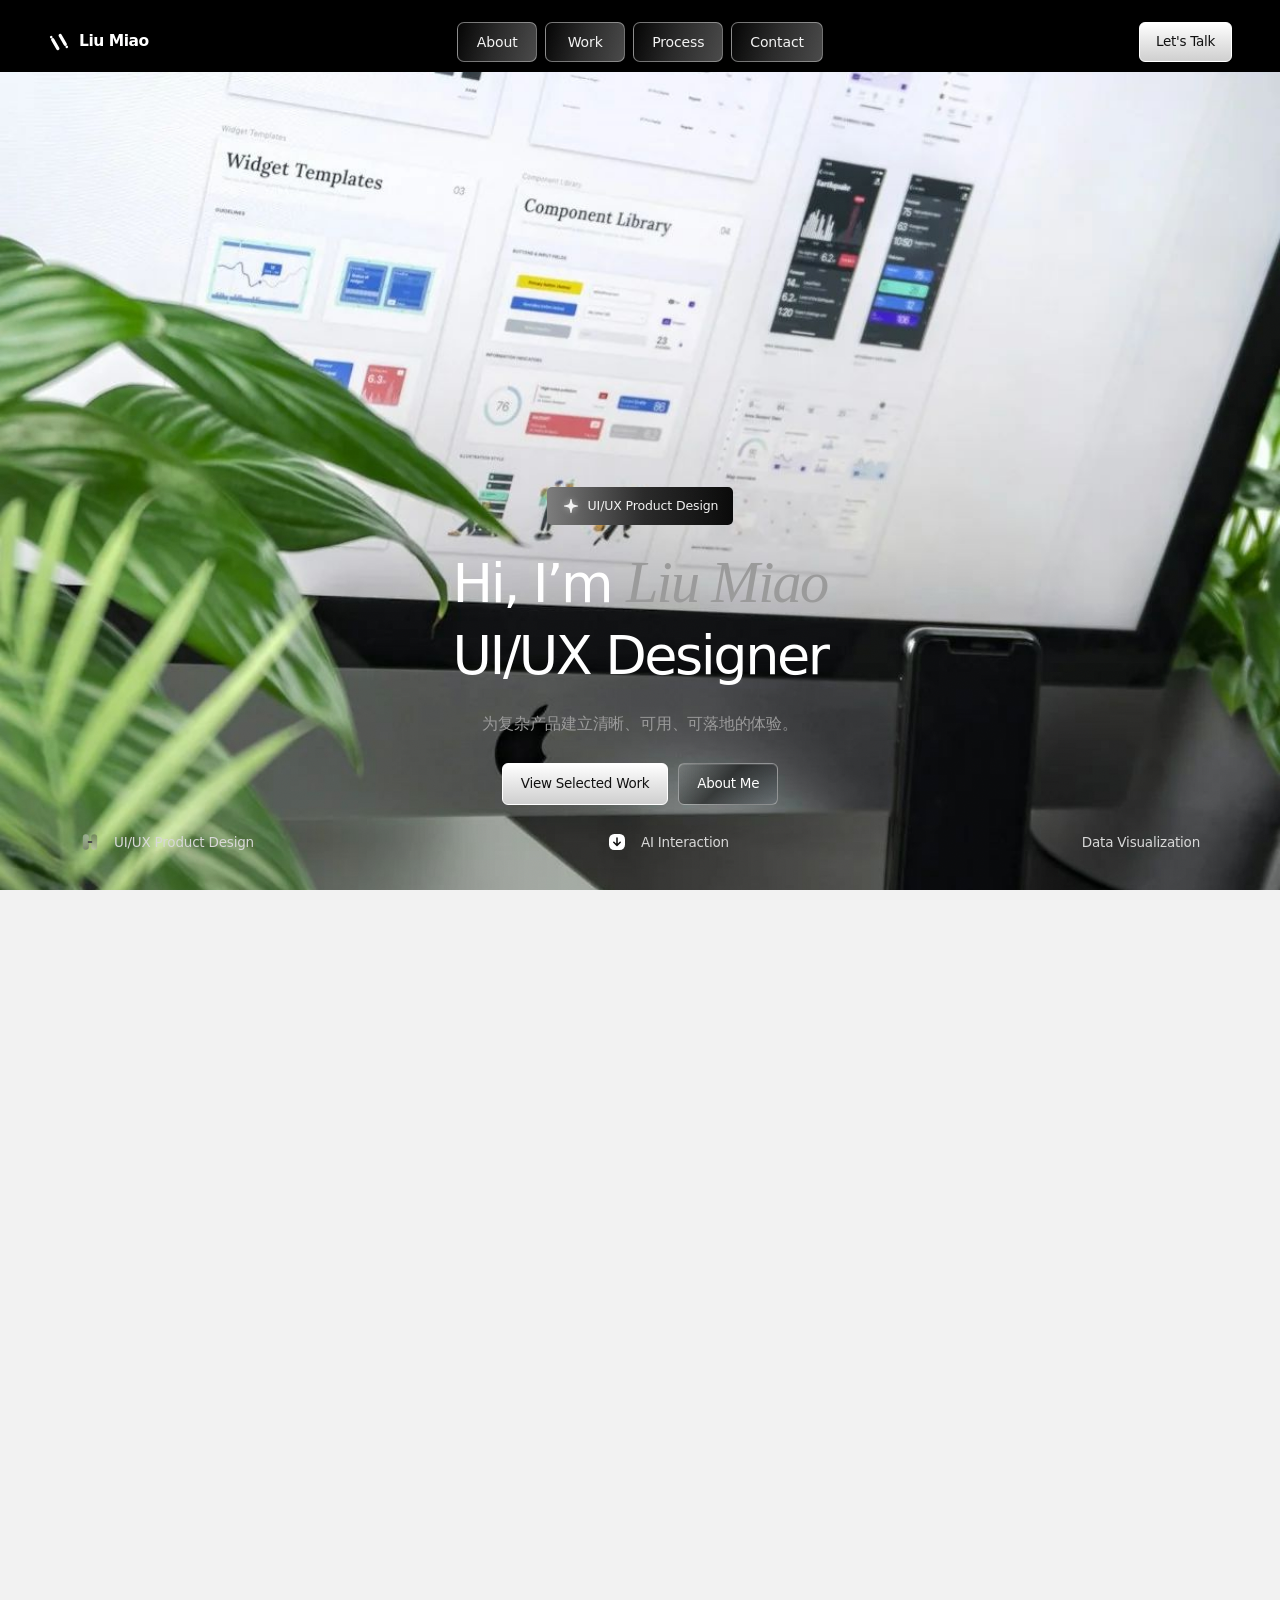
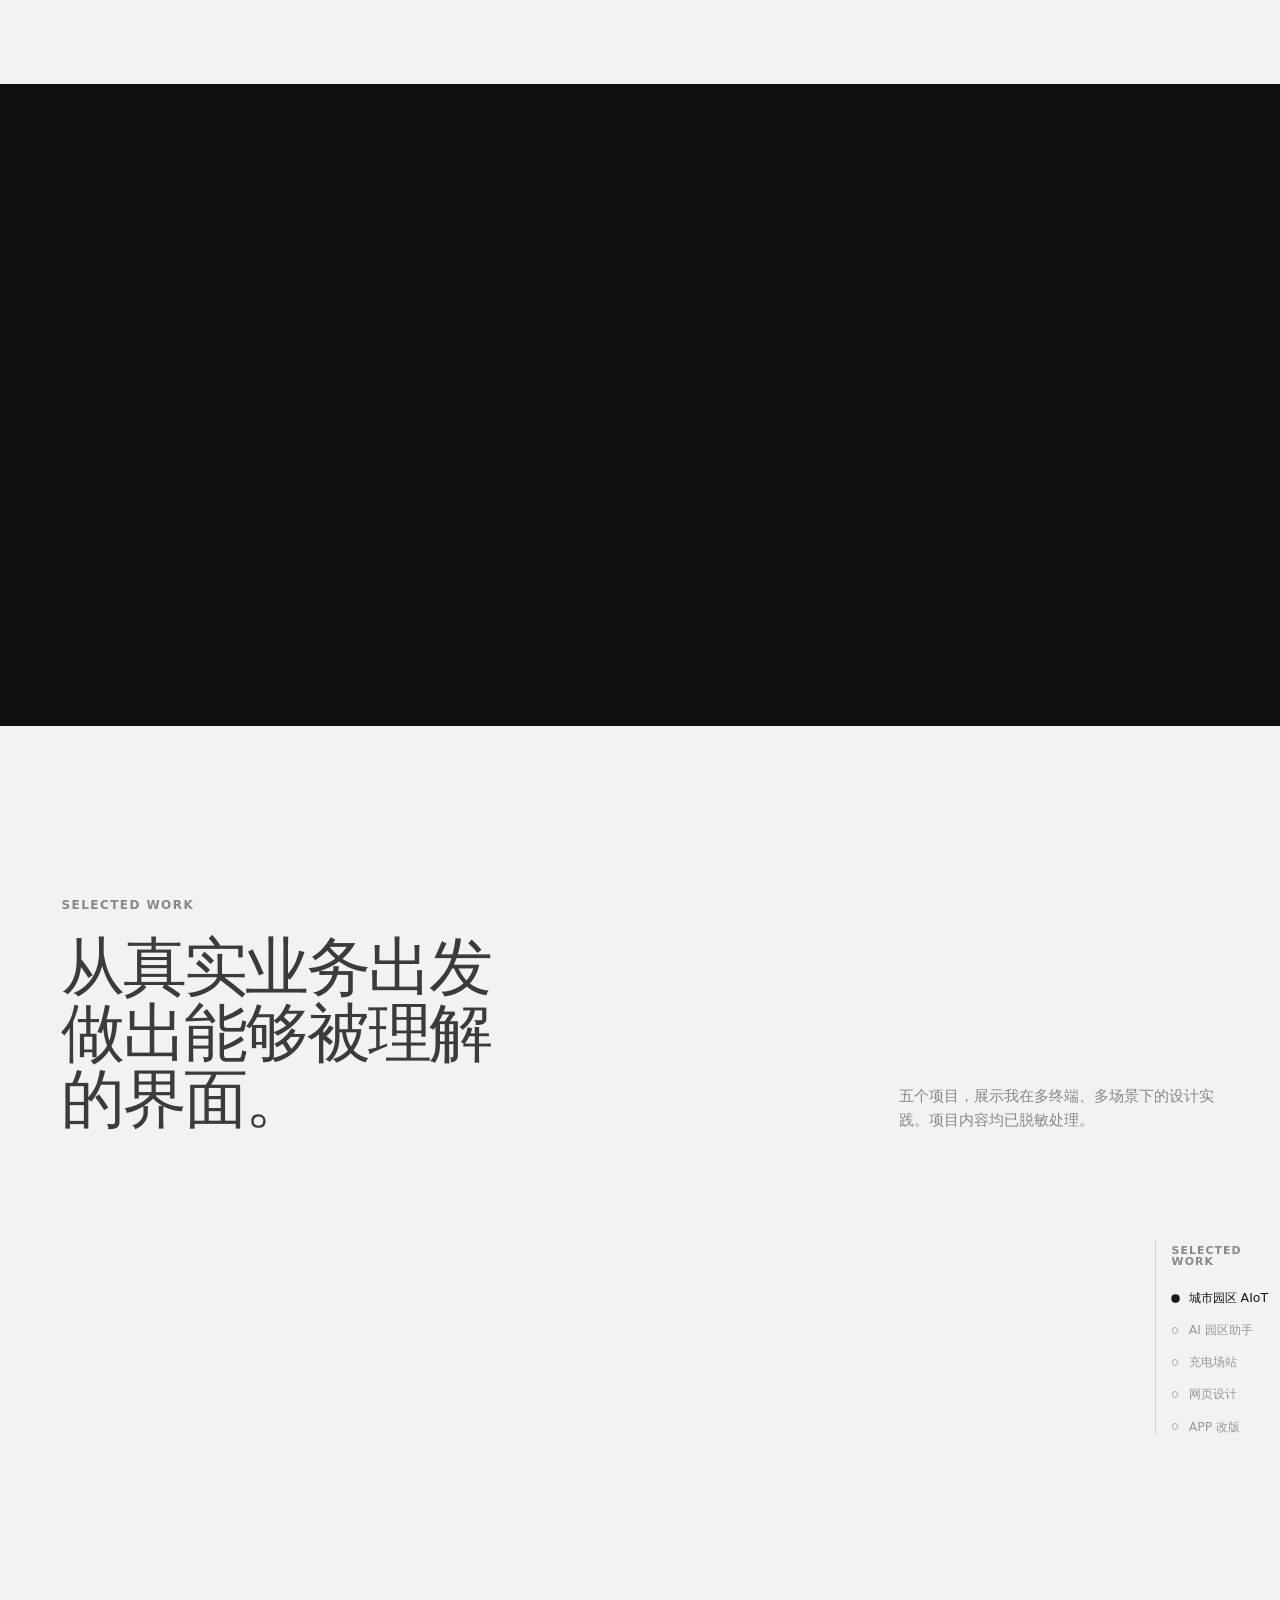
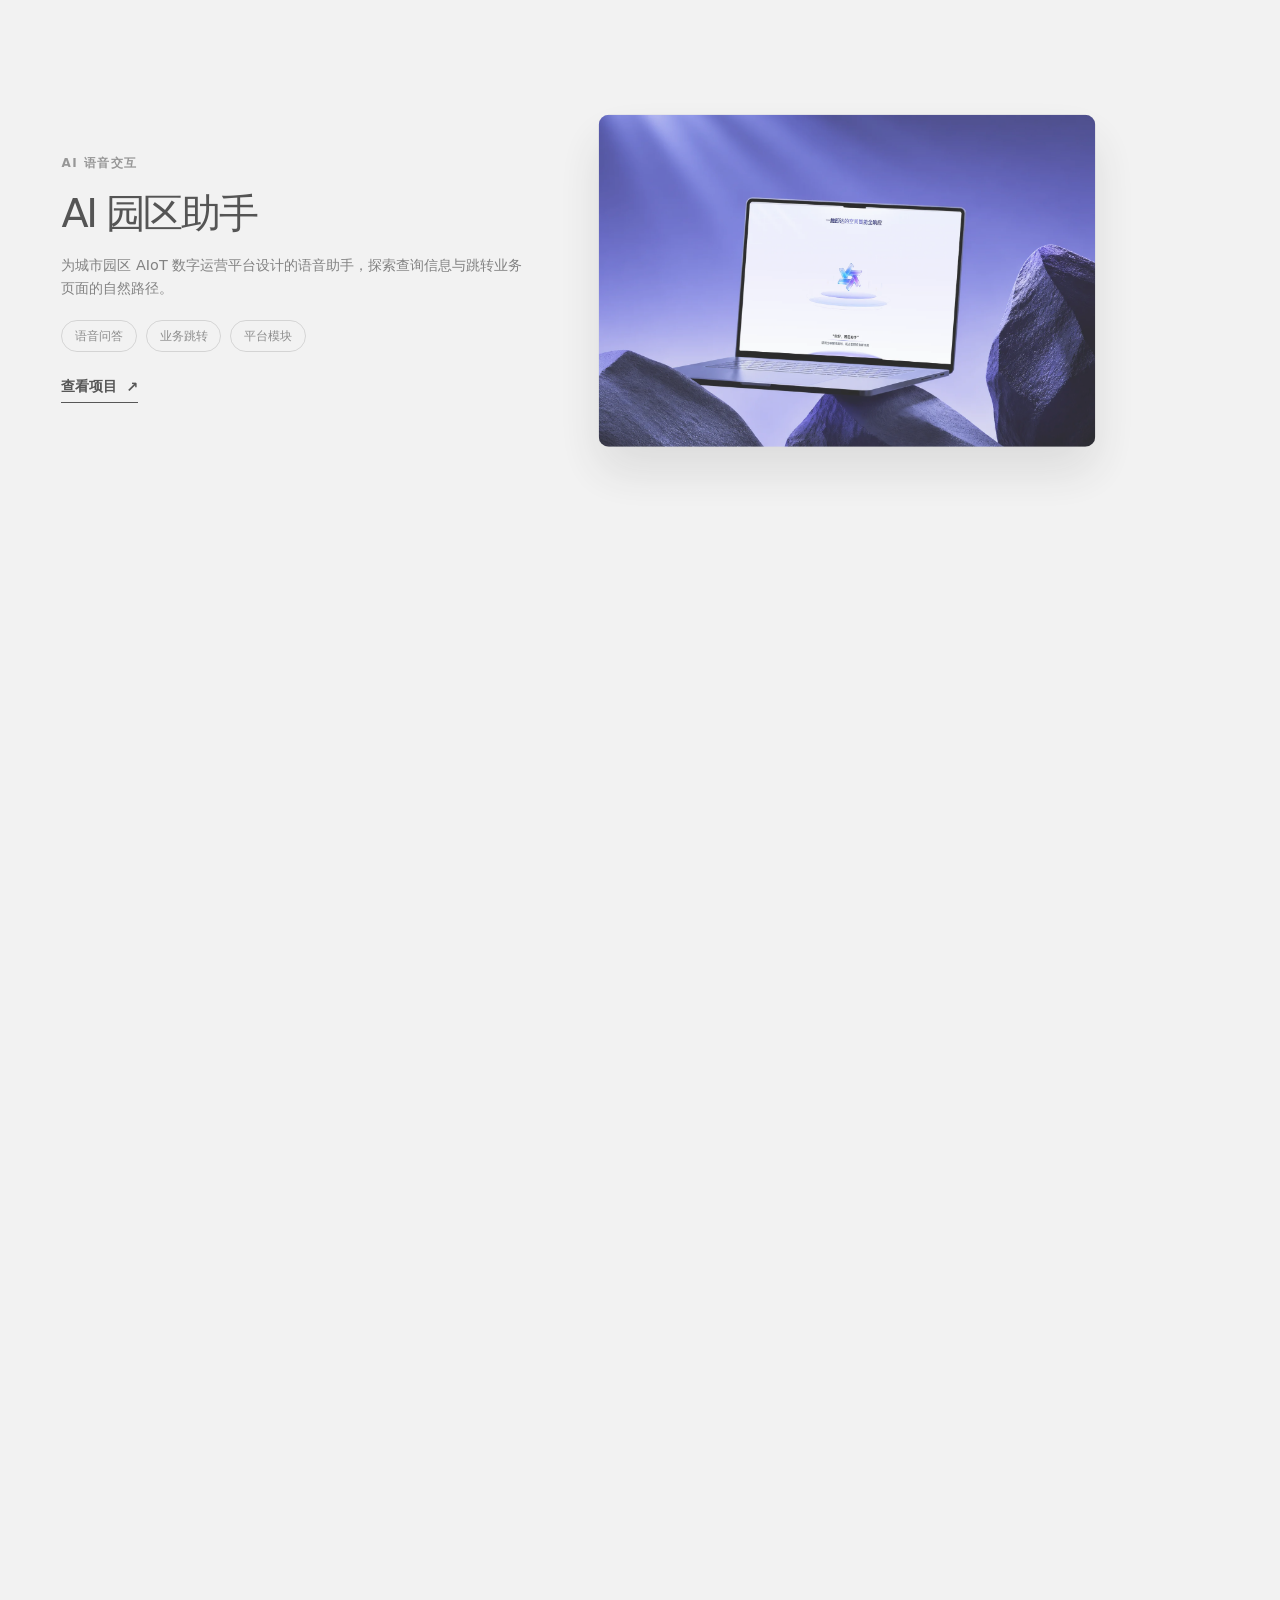
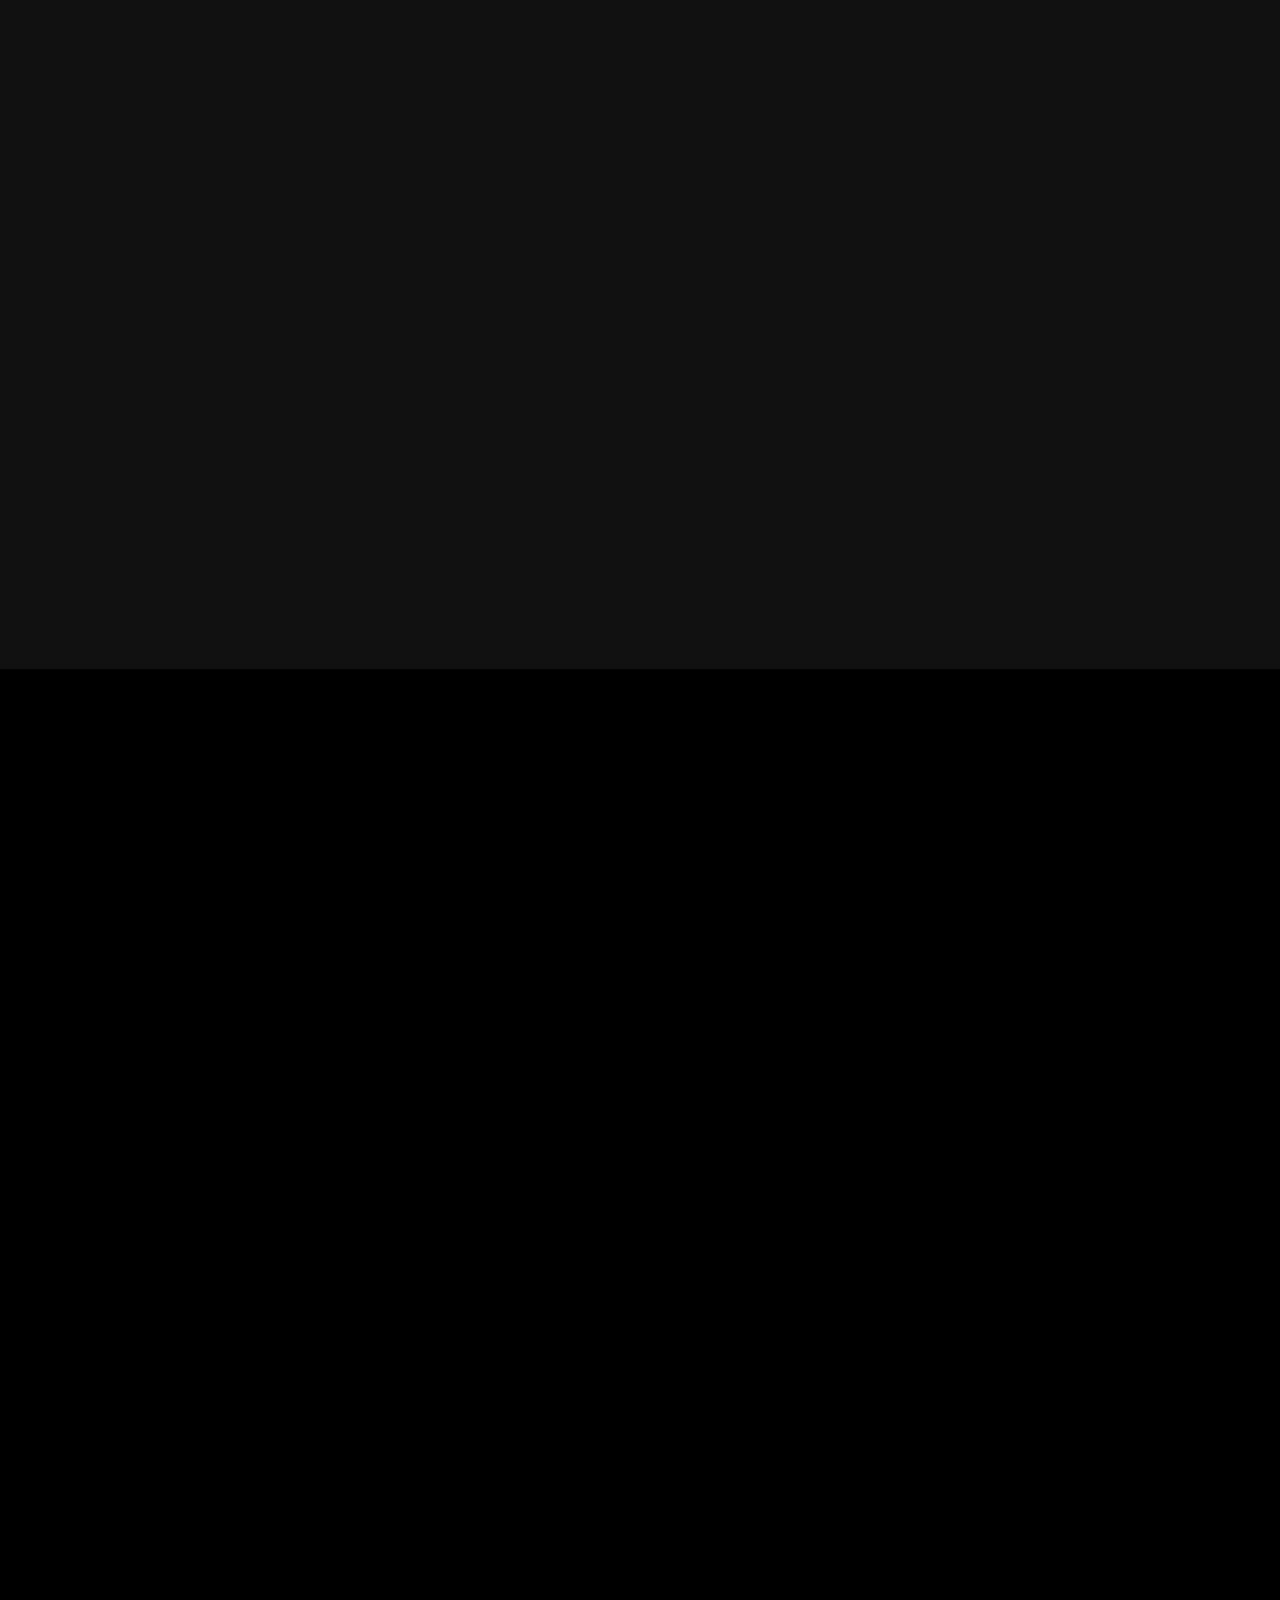
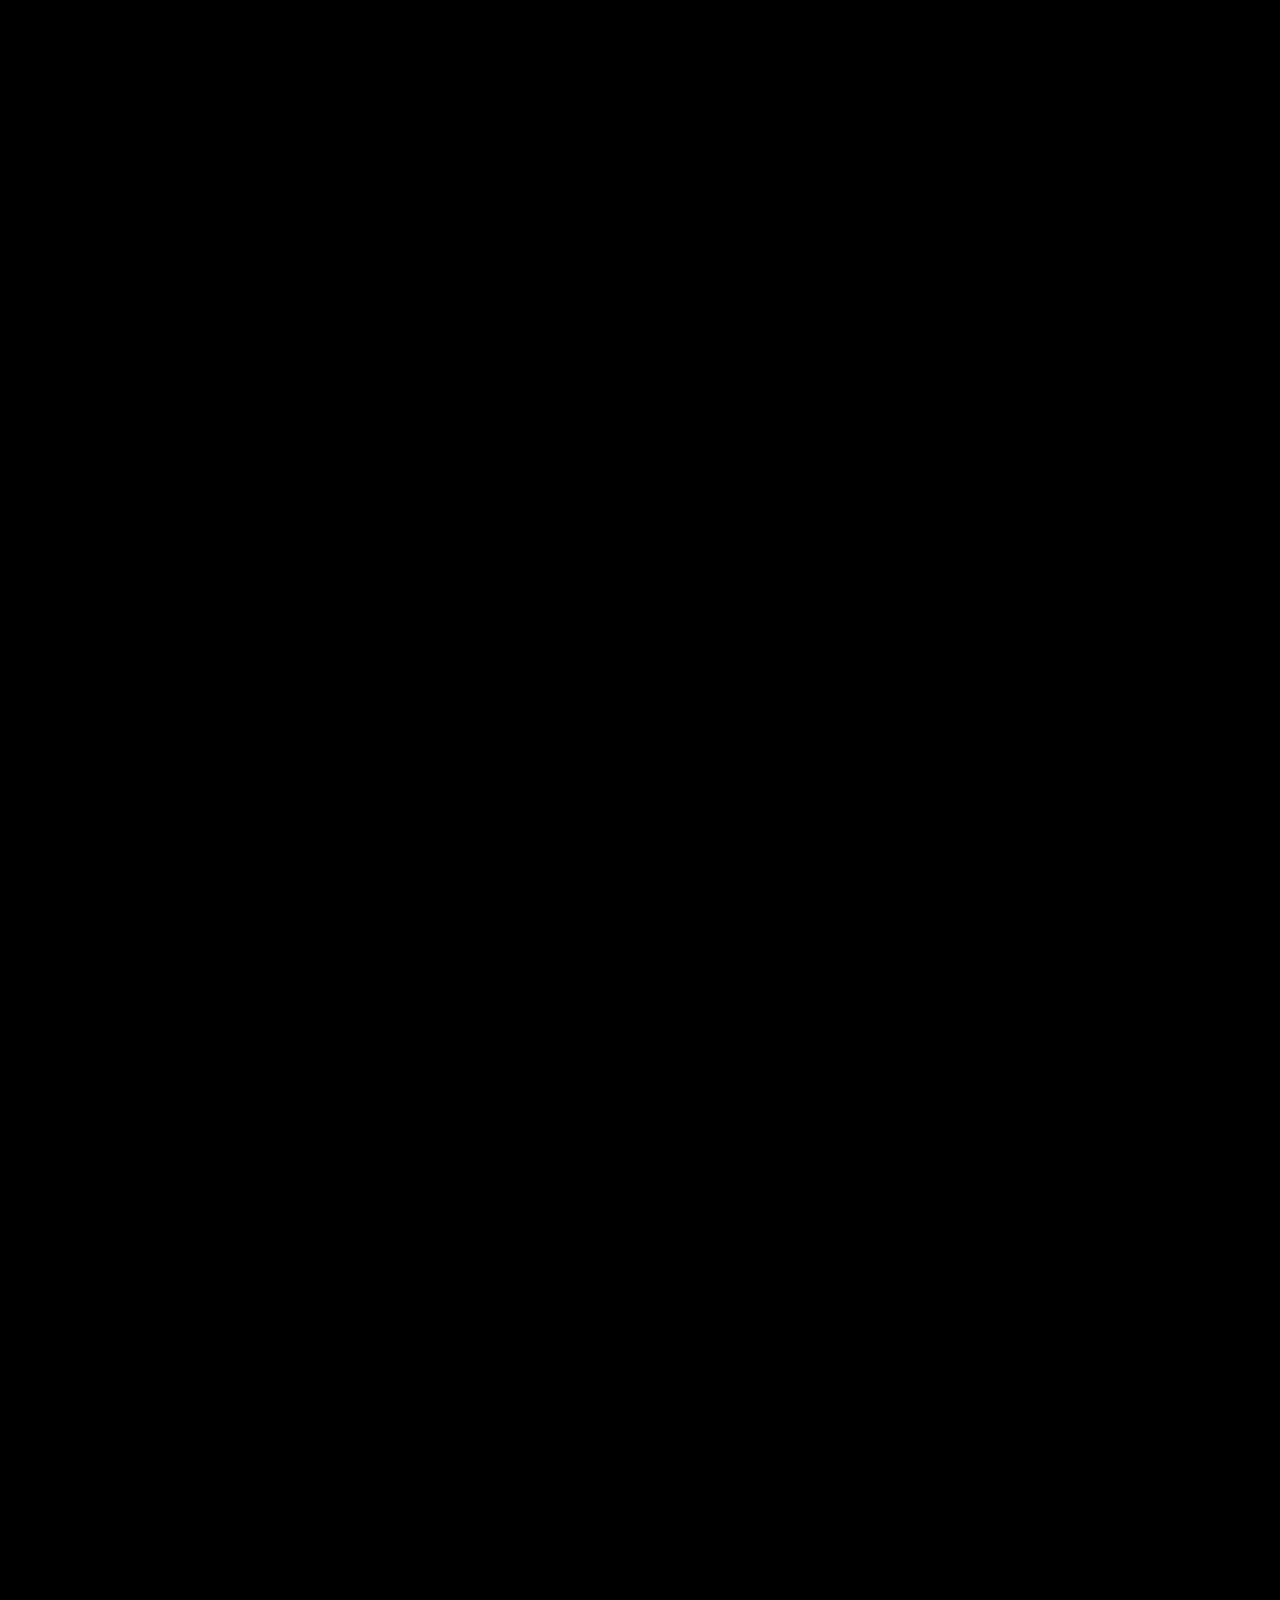
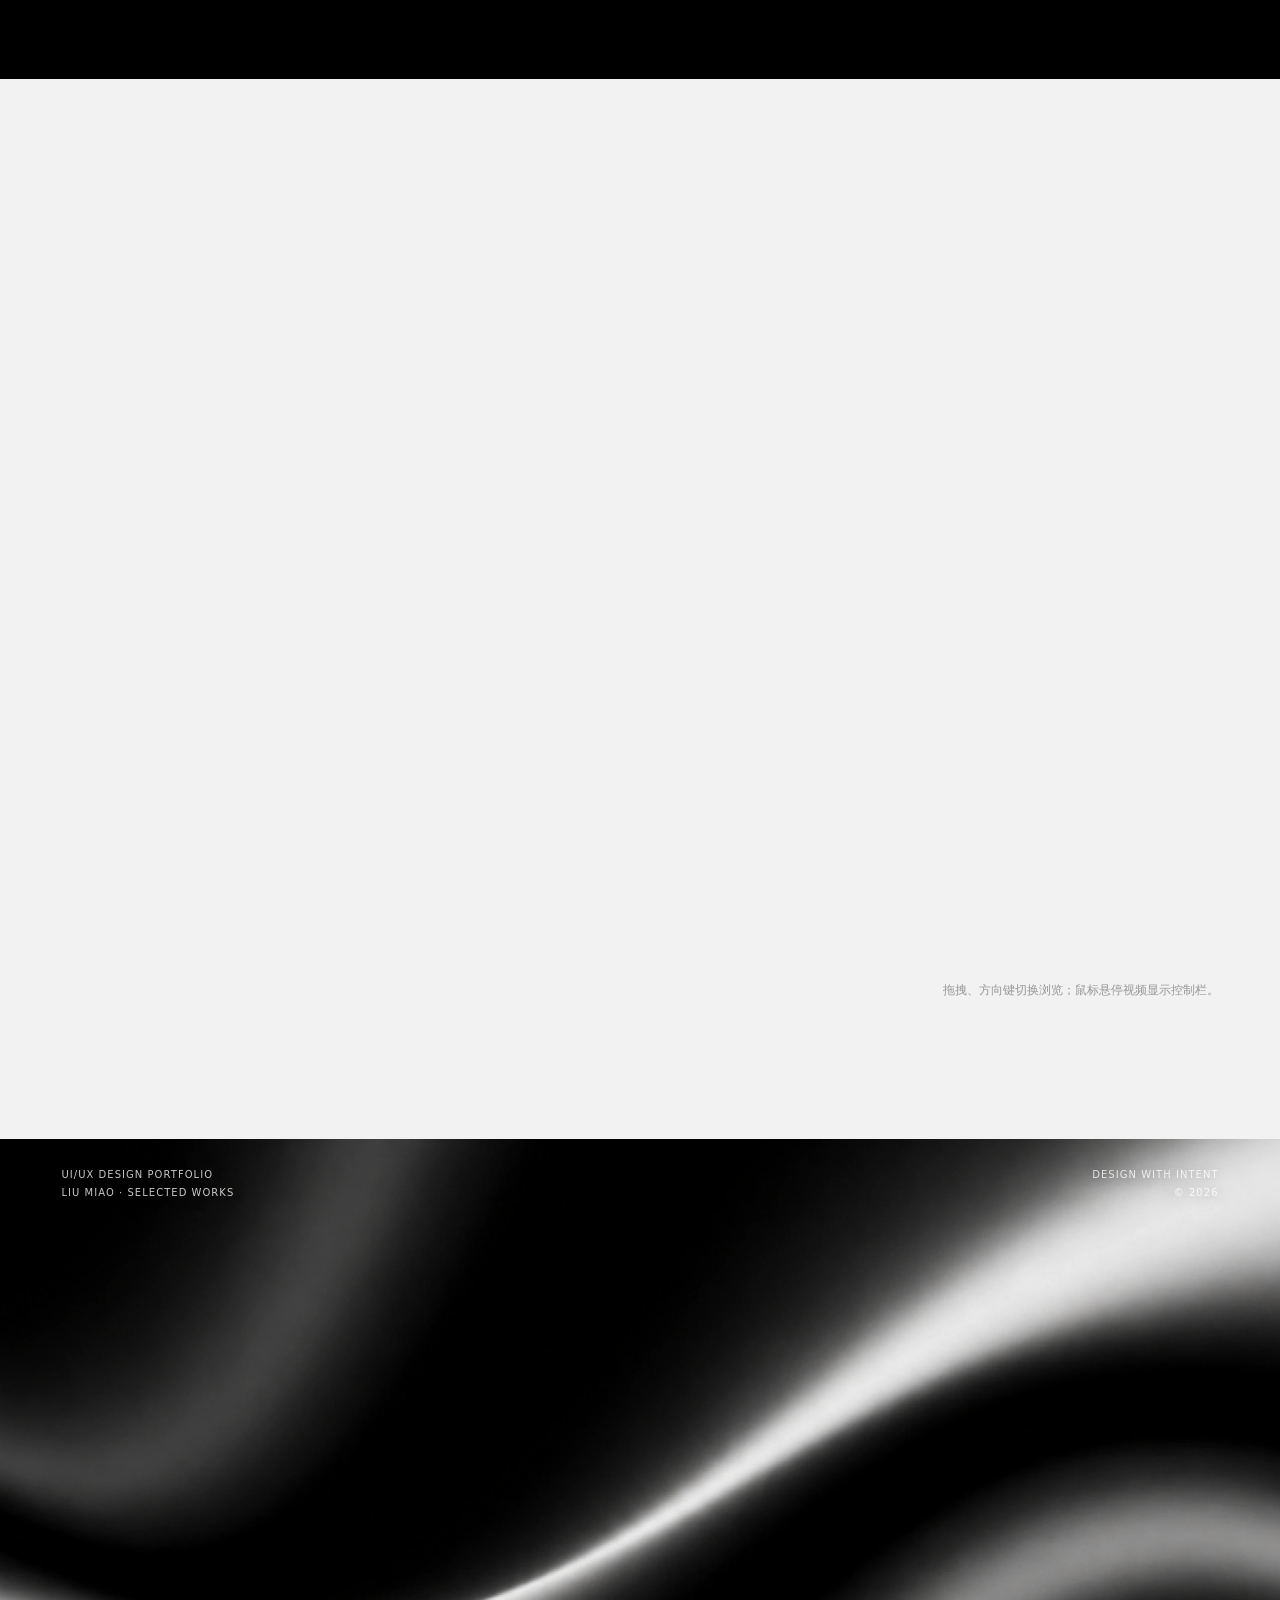
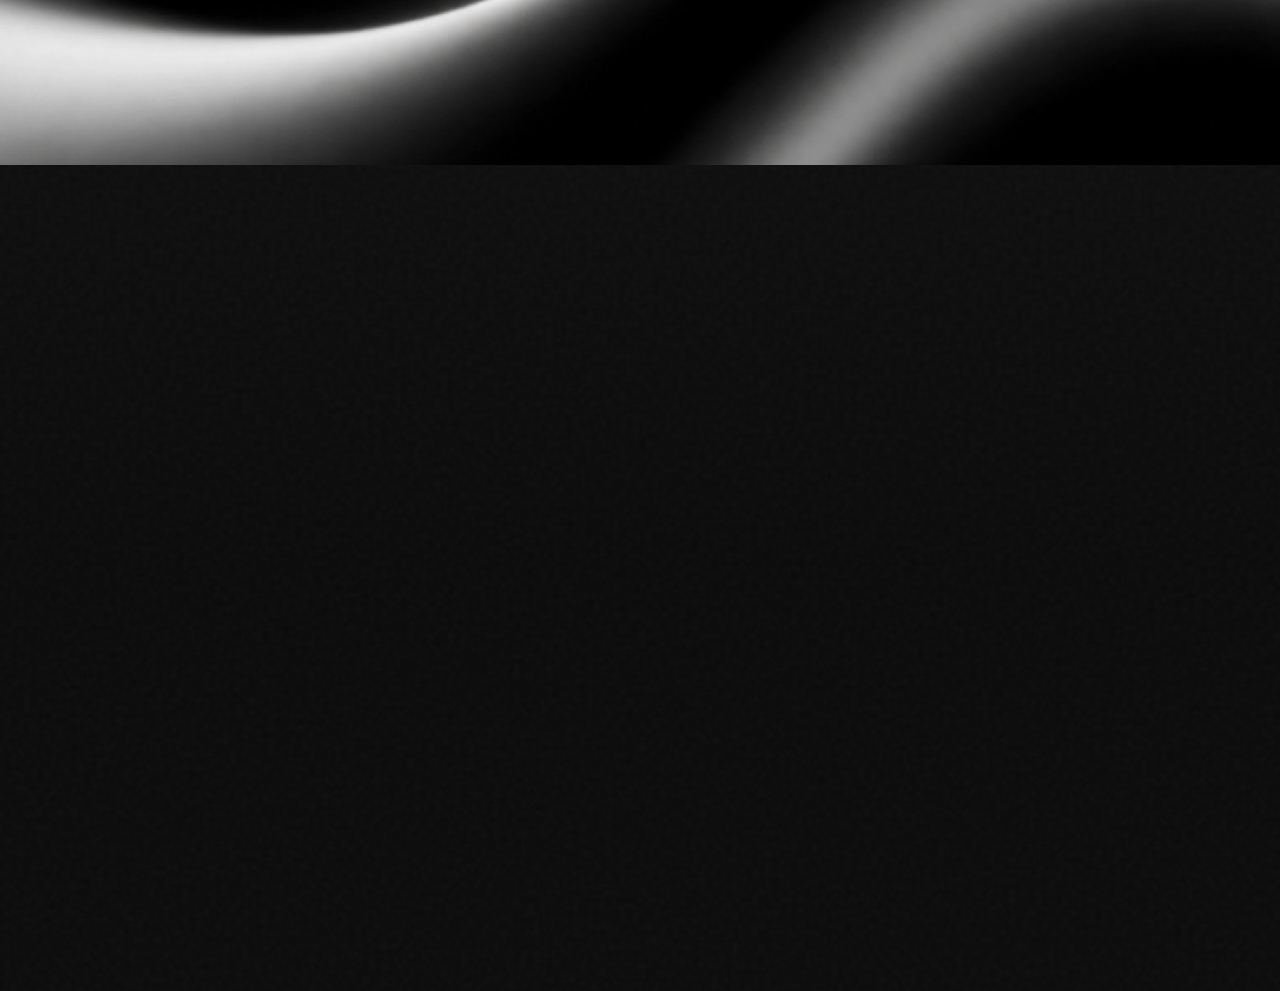
<file: index.html>
<!doctype html>
<html lang="en-US">
<head>
  <meta charset="UTF-8">
  <meta name="viewport" content="width=device-width, initial-scale=1.0, viewport-fit=cover">
  <meta name="theme-color" content="#000000">
  <title>Liu Miao - UI/UX Designer</title>
<meta name='robots' content='max-image-preview:large' />
	<style>img:is([sizes="auto" i], [sizes^="auto," i]) { contain-intrinsic-size: 3000px 1500px }</style>
	<link rel="icon" href="data:image/svg+xml,%3Csvg xmlns=&#039;http://www.w3.org/2000/svg&#039; viewBox=&#039;0 0 24 24&#039; fill=&#039;white&#039;%3E%3Cg transform=&#039;rotate(-30 12 12)&#039;%3E%3Ccircle cx=&#039;7.3&#039; cy=&#039;3.2&#039; r=&#039;1.45&#039;/%3E%3Crect x=&#039;5.5&#039; y=&#039;4.7&#039; width=&#039;3.6&#039; height=&#039;14.6&#039; rx=&#039;1.8&#039;/%3E%3Crect x=&#039;14.9&#039; y=&#039;4.7&#039; width=&#039;3.6&#039; height=&#039;14.6&#039; rx=&#039;1.8&#039;/%3E%3Ccircle cx=&#039;16.7&#039; cy=&#039;20.8&#039; r=&#039;1.45&#039;/%3E%3C/g%3E%3C/svg%3E"><link rel='stylesheet' id='wp-block-library-css' href='./wp-includes/css/dist/block-library/style.min.css?ver=6.8.3' media='all' />
<style id='classic-theme-styles-inline-css'>
/*! This file is auto-generated */
.wp-block-button__link{color:#fff;background-color:#32373c;border-radius:9999px;box-shadow:none;text-decoration:none;padding:calc(.667em + 2px) calc(1.333em + 2px);font-size:1.125em}.wp-block-file__button{background:#32373c;color:#fff;text-decoration:none}
</style>
<style id='global-styles-inline-css'>
:root{--wp--preset--aspect-ratio--square: 1;--wp--preset--aspect-ratio--4-3: 4/3;--wp--preset--aspect-ratio--3-4: 3/4;--wp--preset--aspect-ratio--3-2: 3/2;--wp--preset--aspect-ratio--2-3: 2/3;--wp--preset--aspect-ratio--16-9: 16/9;--wp--preset--aspect-ratio--9-16: 9/16;--wp--preset--color--black: #000000;--wp--preset--color--cyan-bluish-gray: #abb8c3;--wp--preset--color--white: #ffffff;--wp--preset--color--pale-pink: #f78da7;--wp--preset--color--vivid-red: #cf2e2e;--wp--preset--color--luminous-vivid-orange: #ff6900;--wp--preset--color--luminous-vivid-amber: #fcb900;--wp--preset--color--light-green-cyan: #7bdcb5;--wp--preset--color--vivid-green-cyan: #00d084;--wp--preset--color--pale-cyan-blue: #8ed1fc;--wp--preset--color--vivid-cyan-blue: #0693e3;--wp--preset--color--vivid-purple: #9b51e0;--wp--preset--gradient--vivid-cyan-blue-to-vivid-purple: linear-gradient(135deg,rgba(6,147,227,1) 0%,rgb(155,81,224) 100%);--wp--preset--gradient--light-green-cyan-to-vivid-green-cyan: linear-gradient(135deg,rgb(122,220,180) 0%,rgb(0,208,130) 100%);--wp--preset--gradient--luminous-vivid-amber-to-luminous-vivid-orange: linear-gradient(135deg,rgba(252,185,0,1) 0%,rgba(255,105,0,1) 100%);--wp--preset--gradient--luminous-vivid-orange-to-vivid-red: linear-gradient(135deg,rgba(255,105,0,1) 0%,rgb(207,46,46) 100%);--wp--preset--gradient--very-light-gray-to-cyan-bluish-gray: linear-gradient(135deg,rgb(238,238,238) 0%,rgb(169,184,195) 100%);--wp--preset--gradient--cool-to-warm-spectrum: linear-gradient(135deg,rgb(74,234,220) 0%,rgb(151,120,209) 20%,rgb(207,42,186) 40%,rgb(238,44,130) 60%,rgb(251,105,98) 80%,rgb(254,248,76) 100%);--wp--preset--gradient--blush-light-purple: linear-gradient(135deg,rgb(255,206,236) 0%,rgb(152,150,240) 100%);--wp--preset--gradient--blush-bordeaux: linear-gradient(135deg,rgb(254,205,165) 0%,rgb(254,45,45) 50%,rgb(107,0,62) 100%);--wp--preset--gradient--luminous-dusk: linear-gradient(135deg,rgb(255,203,112) 0%,rgb(199,81,192) 50%,rgb(65,88,208) 100%);--wp--preset--gradient--pale-ocean: linear-gradient(135deg,rgb(255,245,203) 0%,rgb(182,227,212) 50%,rgb(51,167,181) 100%);--wp--preset--gradient--electric-grass: linear-gradient(135deg,rgb(202,248,128) 0%,rgb(113,206,126) 100%);--wp--preset--gradient--midnight: linear-gradient(135deg,rgb(2,3,129) 0%,rgb(40,116,252) 100%);--wp--preset--font-size--small: 13px;--wp--preset--font-size--medium: 20px;--wp--preset--font-size--large: 36px;--wp--preset--font-size--x-large: 42px;--wp--preset--spacing--20: 0.44rem;--wp--preset--spacing--30: 0.67rem;--wp--preset--spacing--40: 1rem;--wp--preset--spacing--50: 1.5rem;--wp--preset--spacing--60: 2.25rem;--wp--preset--spacing--70: 3.38rem;--wp--preset--spacing--80: 5.06rem;--wp--preset--shadow--natural: 6px 6px 9px rgba(0, 0, 0, 0.2);--wp--preset--shadow--deep: 12px 12px 50px rgba(0, 0, 0, 0.4);--wp--preset--shadow--sharp: 6px 6px 0px rgba(0, 0, 0, 0.2);--wp--preset--shadow--outlined: 6px 6px 0px -3px rgba(255, 255, 255, 1), 6px 6px rgba(0, 0, 0, 1);--wp--preset--shadow--crisp: 6px 6px 0px rgba(0, 0, 0, 1);}:where(.is-layout-flex){gap: 0.5em;}:where(.is-layout-grid){gap: 0.5em;}body .is-layout-flex{display: flex;}.is-layout-flex{flex-wrap: wrap;align-items: center;}.is-layout-flex > :is(*, div){margin: 0;}body .is-layout-grid{display: grid;}.is-layout-grid > :is(*, div){margin: 0;}:where(.wp-block-columns.is-layout-flex){gap: 2em;}:where(.wp-block-columns.is-layout-grid){gap: 2em;}:where(.wp-block-post-template.is-layout-flex){gap: 1.25em;}:where(.wp-block-post-template.is-layout-grid){gap: 1.25em;}.has-black-color{color: var(--wp--preset--color--black) !important;}.has-cyan-bluish-gray-color{color: var(--wp--preset--color--cyan-bluish-gray) !important;}.has-white-color{color: var(--wp--preset--color--white) !important;}.has-pale-pink-color{color: var(--wp--preset--color--pale-pink) !important;}.has-vivid-red-color{color: var(--wp--preset--color--vivid-red) !important;}.has-luminous-vivid-orange-color{color: var(--wp--preset--color--luminous-vivid-orange) !important;}.has-luminous-vivid-amber-color{color: var(--wp--preset--color--luminous-vivid-amber) !important;}.has-light-green-cyan-color{color: var(--wp--preset--color--light-green-cyan) !important;}.has-vivid-green-cyan-color{color: var(--wp--preset--color--vivid-green-cyan) !important;}.has-pale-cyan-blue-color{color: var(--wp--preset--color--pale-cyan-blue) !important;}.has-vivid-cyan-blue-color{color: var(--wp--preset--color--vivid-cyan-blue) !important;}.has-vivid-purple-color{color: var(--wp--preset--color--vivid-purple) !important;}.has-black-background-color{background-color: var(--wp--preset--color--black) !important;}.has-cyan-bluish-gray-background-color{background-color: var(--wp--preset--color--cyan-bluish-gray) !important;}.has-white-background-color{background-color: var(--wp--preset--color--white) !important;}.has-pale-pink-background-color{background-color: var(--wp--preset--color--pale-pink) !important;}.has-vivid-red-background-color{background-color: var(--wp--preset--color--vivid-red) !important;}.has-luminous-vivid-orange-background-color{background-color: var(--wp--preset--color--luminous-vivid-orange) !important;}.has-luminous-vivid-amber-background-color{background-color: var(--wp--preset--color--luminous-vivid-amber) !important;}.has-light-green-cyan-background-color{background-color: var(--wp--preset--color--light-green-cyan) !important;}.has-vivid-green-cyan-background-color{background-color: var(--wp--preset--color--vivid-green-cyan) !important;}.has-pale-cyan-blue-background-color{background-color: var(--wp--preset--color--pale-cyan-blue) !important;}.has-vivid-cyan-blue-background-color{background-color: var(--wp--preset--color--vivid-cyan-blue) !important;}.has-vivid-purple-background-color{background-color: var(--wp--preset--color--vivid-purple) !important;}.has-black-border-color{border-color: var(--wp--preset--color--black) !important;}.has-cyan-bluish-gray-border-color{border-color: var(--wp--preset--color--cyan-bluish-gray) !important;}.has-white-border-color{border-color: var(--wp--preset--color--white) !important;}.has-pale-pink-border-color{border-color: var(--wp--preset--color--pale-pink) !important;}.has-vivid-red-border-color{border-color: var(--wp--preset--color--vivid-red) !important;}.has-luminous-vivid-orange-border-color{border-color: var(--wp--preset--color--luminous-vivid-orange) !important;}.has-luminous-vivid-amber-border-color{border-color: var(--wp--preset--color--luminous-vivid-amber) !important;}.has-light-green-cyan-border-color{border-color: var(--wp--preset--color--light-green-cyan) !important;}.has-vivid-green-cyan-border-color{border-color: var(--wp--preset--color--vivid-green-cyan) !important;}.has-pale-cyan-blue-border-color{border-color: var(--wp--preset--color--pale-cyan-blue) !important;}.has-vivid-cyan-blue-border-color{border-color: var(--wp--preset--color--vivid-cyan-blue) !important;}.has-vivid-purple-border-color{border-color: var(--wp--preset--color--vivid-purple) !important;}.has-vivid-cyan-blue-to-vivid-purple-gradient-background{background: var(--wp--preset--gradient--vivid-cyan-blue-to-vivid-purple) !important;}.has-light-green-cyan-to-vivid-green-cyan-gradient-background{background: var(--wp--preset--gradient--light-green-cyan-to-vivid-green-cyan) !important;}.has-luminous-vivid-amber-to-luminous-vivid-orange-gradient-background{background: var(--wp--preset--gradient--luminous-vivid-amber-to-luminous-vivid-orange) !important;}.has-luminous-vivid-orange-to-vivid-red-gradient-background{background: var(--wp--preset--gradient--luminous-vivid-orange-to-vivid-red) !important;}.has-very-light-gray-to-cyan-bluish-gray-gradient-background{background: var(--wp--preset--gradient--very-light-gray-to-cyan-bluish-gray) !important;}.has-cool-to-warm-spectrum-gradient-background{background: var(--wp--preset--gradient--cool-to-warm-spectrum) !important;}.has-blush-light-purple-gradient-background{background: var(--wp--preset--gradient--blush-light-purple) !important;}.has-blush-bordeaux-gradient-background{background: var(--wp--preset--gradient--blush-bordeaux) !important;}.has-luminous-dusk-gradient-background{background: var(--wp--preset--gradient--luminous-dusk) !important;}.has-pale-ocean-gradient-background{background: var(--wp--preset--gradient--pale-ocean) !important;}.has-electric-grass-gradient-background{background: var(--wp--preset--gradient--electric-grass) !important;}.has-midnight-gradient-background{background: var(--wp--preset--gradient--midnight) !important;}.has-small-font-size{font-size: var(--wp--preset--font-size--small) !important;}.has-medium-font-size{font-size: var(--wp--preset--font-size--medium) !important;}.has-large-font-size{font-size: var(--wp--preset--font-size--large) !important;}.has-x-large-font-size{font-size: var(--wp--preset--font-size--x-large) !important;}
:where(.wp-block-post-template.is-layout-flex){gap: 1.25em;}:where(.wp-block-post-template.is-layout-grid){gap: 1.25em;}
:where(.wp-block-columns.is-layout-flex){gap: 2em;}:where(.wp-block-columns.is-layout-grid){gap: 2em;}
:root :where(.wp-block-pullquote){font-size: 1.5em;line-height: 1.6;}
</style>
<link rel='stylesheet' id='portfolio-template-style-css' href='./wp-content/themes/portfolio-template-theme/style.css?ver=1788936933' media='all' />

<meta name="generator" content="WordPress 6.8.3" />
</head>
<body class="home blog wp-embed-responsive wp-theme-portfolio-template-theme portfolio-page" style="background:#000;color:#fff">
<a class="skip-link" href="#main-content">跳至主要内容</a>

<div class="grain" aria-hidden="true"></div>
<video class="hero-photo" autoplay muted loop playsinline preload="metadata" poster="./wp-content/themes/portfolio-template-theme/assets/hero-layout-1200.jpg?v=1788769050" aria-hidden="true" disablepictureinpicture>
  <source src="./wp-content/themes/portfolio-template-theme/assets/hero-background-h264.mp4?v=1788768054" type="video/mp4">
</video>

<div class="page">
  <div class="menu-backdrop" data-menu-backdrop aria-hidden="true"></div>
    <header class="header" data-site-header>
    <a class="logo appear appear--scale" href="./#top" aria-label="刘淼作品集首页">
      <svg class="logo-mark" viewBox="0 0 24 24" fill="currentColor" aria-hidden="true">
        <g transform="rotate(-30 12 12)">
          <circle cx="7.3" cy="3.2" r="1.45"></circle>
          <rect x="5.5" y="4.7" width="3.6" height="14.6" rx="1.8"></rect>
          <rect x="14.9" y="4.7" width="3.6" height="14.6" rx="1.8"></rect>
          <circle cx="16.7" cy="20.8" r="1.45"></circle>
        </g>
      </svg>
      <span>Liu Miao</span>
    </a>

          <nav class="site-nav" id="site-nav" aria-label="主导航">
        <a class="nav-link appear appear--scale" style="--d:.16s" href="#about">About</a>
        <a class="nav-link appear appear--soft" style="--d:.28s" href="#work-cases">Work</a>
        <a class="nav-link appear appear--scale" style="--d:.40s" href="#process">Process</a>
        <a class="nav-link appear appear--soft" style="--d:.52s" href="#contact">Contact</a>
      </nav>
      <a class="btn btn-solid header-cta appear appear--scale" style="--d:.34s" href="./contact/">Let's Talk</a>
              <button class="menu-toggle appear appear--scale" style="--d:.34s" type="button" aria-controls="site-nav" aria-expanded="false" aria-label="打开菜单">
        <span></span><span></span><span></span>
      </button>
      </header>

  <main id="main-content" tabindex="-1">
    <span id="top" aria-hidden="true"></span>

<!-- The first screen intentionally stays unchanged. New sections begin below it. -->
<section class="hero" id="work" aria-labelledby="hero-title">
  <div class="hero-copy">
    <p class="badge appear appear--pop" style="--d:.22s">
      <svg class="badge-star" viewBox="0 0 24 24" fill="currentColor" aria-hidden="true"><path d="M12 2.6C12.55 2.6 12.88 3.15 13.08 4.7c.62 4.7 1.52 5.6 6.22 6.22 1.55.2 2.1.53 2.1 1.08s-.55.88-2.1 1.08c-4.7.62-5.6 1.52-6.22 6.22-.2 1.55-.53 2.1-1.08 2.1s-.88-.55-1.08-2.1c-.62-4.7-1.52-5.6-6.22-6.22C3.15 12.88 2.6 12.55 2.6 12s.55-.88 2.1-1.08c4.7-.62 5.6-1.52 6.22-6.22C11.12 3.15 11.45 2.6 12 2.6Z"></path></svg>
      <span>UI/UX Product Design</span>
    </p>
    <h1 id="hero-title">
      <span class="headline-line"><span class="appear appear--mask" style="--d:.42s">Hi, I&rsquo;m <em>Liu Miao</em></span></span>
      <span class="headline-line"><span class="appear appear--mask" style="--d:.62s">UI/UX Designer</span></span>
    </h1>
    <p class="lede appear appear--soft" style="--d:.82s">为复杂产品建立清晰、可用、可落地的体验。</p>
    <div class="hero-actions" aria-label="页面操作">
      <a class="btn btn-solid btn-hero appear appear--btn" style="--d:.96s" href="#work-cases">View Selected Work</a>
      <a class="btn btn-ghost btn-hero appear appear--side" style="--d:1.10s" href="#about">About Me</a>
    </div>
  </div>
</section>

<div class="portfolio-content">
  <section class="intro-section" id="about" aria-labelledby="about-title">
    <div class="section-shell intro-grid">
      <div class="intro-column">
        <div class="section-heading reveal-on-scroll">
          <p class="intro-overline">Designing clarity from complexity.</p>
          <h2 id="about-title"><span class="section-title-line">把复杂的规则整</span><span class="section-title-line">理成可以被完成</span><span class="section-title-line">的工作。</span></h2>
        </div>
        <div class="intro-copy-wrap reveal-on-scroll">
          <div class="intro-copy">
            <p>我是2027届本科在读，视觉传达设计专业。拥有10个月国内AIoT赛道独角兽企业的UI/UX设计实习经历，深度参与智慧园区数字平台项目，独立完成PC管理后台、H5移动端、AI语音交互助手等多端界面方案。现阶段深耕B端复杂系统体验设计，同时也能胜任C端产品设计工作。我会先梳理业务背景、用户权限与完整使用链路，再将需求转化为逻辑清晰、可交付落地的交互界面。</p>
          </div>
          <span class="intro-hand-arrow" aria-hidden="true">
            <svg viewBox="0 0 256 42" role="presentation" focusable="false">
              <defs>
                <marker id="intro-arrowhead" markerWidth="7" markerHeight="7" refX="5.5" refY="3.5" orient="auto" markerUnits="userSpaceOnUse">
              <path d="M0 0 L6 3.5 L0 7" fill="none" stroke="currentColor" stroke-width="1" stroke-linecap="round" stroke-linejoin="round" stroke-opacity=".62"></path>
                </marker>
              </defs>
              <path d="M138 37 C154 37 167 31 171 18 C173 11 174 5 174 1" fill="none" stroke="currentColor" stroke-width="1" stroke-linecap="round" stroke-opacity=".62" marker-end="url(#intro-arrowhead)"></path>
            </svg>
            <span>from rules to screens</span>
          </span>
        </div>
      </div>
      <figure class="intro-portrait reveal-on-scroll">
        <picture><source type="image/webp" srcset="./wp-content/themes/portfolio-template-theme/assets/portrait-liu-miao-987.webp?v=1788766476"><img src="./wp-content/themes/portfolio-template-theme/assets/portrait-liu-miao-987.jpg?v=1788769050" alt="刘淼的黑白肖像照" loading="lazy" decoding="async" width="987" height="1412"></picture>
        <figcaption><span>ABOUT ME</span><span>刘淼｜武汉设计工程学院</span></figcaption>
      </figure>
    </div>
  </section>

  <section class="experience-section" id="experience" aria-labelledby="experience-title">
    <div class="section-shell experience-grid">
      <div class="experience-meta reveal-on-scroll">
        <p class="eyebrow">Experience</p>
        <p class="experience-period">10个月</p>
      </div>
      <div class="experience-detail reveal-on-scroll">
        <h2 id="experience-title">特斯联科技集团有限公司</h2>
        <p class="experience-role">UI/UX 设计实习生</p>
        <ul class="experience-list">
          <li>参与城市园区 AIoT 数字运营平台从 0-1 落地，负责 PC 管理端、H5 移动端界面与交互设计。</li>
          <li>探索园区 AI 语音助手创新交互，完成语音问答、场景跳转整套设计，方案已进入开发。</li>
          <li>负责多项数据大屏项目，其中一项利用 AI 辅助 Vibe Coding 快速搭建可交互演示 Demo，用于甲方预览。</li>
          <li>主导企业官网视觉设计，上线后开展设计走查，推动前端迭代，保障落地还原质量。</li>
        </ul>
      </div>
    </div>
  </section>

  <section class="cases-section" id="work-cases" aria-labelledby="cases-title">
    <div class="section-shell cases-heading reveal-on-scroll">
      <p class="eyebrow">Selected Work</p>
      <h2 id="cases-title"><span class="section-title-line">从真实业务出发</span><span class="section-title-line">做出能够被理解</span><span class="section-title-line">的界面。</span></h2>
      <p class="section-note">五个项目，展示我在多终端、多场景下的设计实践。项目内容均已脱敏处理。</p>
    </div>

    <div class="cases-layout section-shell">
      <aside class="case-progress" aria-label="案例进度">
        <p class="case-progress__label">Selected work</p>
        <nav class="case-progress__nav">
          <a class="case-progress__link is-active" href="#case-aiot" data-case-target="case-aiot" aria-current="step"><span class="case-progress__dot" aria-hidden="true"></span><span>城市园区 AIoT</span></a>
          <a class="case-progress__link" href="#case-assistant" data-case-target="case-assistant"><span class="case-progress__dot" aria-hidden="true"></span><span>AI 园区助手</span></a>
          <a class="case-progress__link" href="#case-charging" data-case-target="case-charging"><span class="case-progress__dot" aria-hidden="true"></span><span>充电场站</span></a>
          <a class="case-progress__link" href="#case-web" data-case-target="case-web"><span class="case-progress__dot" aria-hidden="true"></span><span>网页设计</span></a>
          <a class="case-progress__link" href="#case-app" data-case-target="case-app"><span class="case-progress__dot" aria-hidden="true"></span><span>APP 改版</span></a>
        </nav>
      </aside>

      <div class="case-list">
      <article class="case-card case-card--wide reveal-on-scroll" id="case-aiot" data-case-section="case-aiot">
        <div class="case-card__visual">
          <a class="case-card__visual-link" href="./aiot-platform/" aria-label="查看城市园区 AIoT 数字运营平台项目详情">
            <picture><source type="image/webp" srcset="./wp-content/themes/portfolio-template-theme/assets/portfolio-placeholders/aiot-platform-cover-1600.webp?v=1788766473"><img src="./wp-content/themes/portfolio-template-theme/assets/portfolio-placeholders/aiot-platform-cover-1600.jpg?v=1788769046" alt="城市园区 AIoT 数字运营平台界面示意图" loading="lazy" decoding="async" width="4317" height="2883"></picture>
          </a>
        </div>
        <div class="case-card__body">
          <p class="case-card__type">B 端界面设计</p>
          <h3>城市园区 AIoT<br>数字运营平台</h3>
          <p>参与 PC 管理端与 H5 移动端设计，梳理安防、能耗、通行和工单等业务。</p>
          <ul class="case-tags"><li>PC × H5</li><li>园区运营</li><li>复杂业务</li></ul>
          <a class="case-link" href="./aiot-platform/">查看项目 <span aria-hidden="true">↗</span></a>
        </div>
      </article>

      <article class="case-card case-card--reverse reveal-on-scroll" id="case-assistant" data-case-section="case-assistant">
        <div class="case-card__body">
          <p class="case-card__type">AI 语音交互</p>
          <h3>AI 园区助手</h3>
          <p>为城市园区 AIoT 数字运营平台设计的语音助手，探索查询信息与跳转业务页面的自然路径。</p>
          <ul class="case-tags"><li>语音问答</li><li>业务跳转</li><li>平台模块</li></ul>
          <a class="case-link" href="./ai-park-assistant/">查看项目 <span aria-hidden="true">↗</span></a>
        </div>
        <div class="case-card__visual">
          <a class="case-card__visual-link" href="./ai-park-assistant/" aria-label="查看 AI 园区助手项目详情">
            <picture><source type="image/webp" srcset="./wp-content/themes/portfolio-template-theme/assets/portfolio-placeholders/ai-park-assistant-cover-1600.webp?v=1788766474"><img src="./wp-content/themes/portfolio-template-theme/assets/portfolio-placeholders/ai-park-assistant-cover-1600.jpg?v=1788769046" alt="AI 园区助手界面视觉" loading="lazy" decoding="async" width="4317" height="2883"></picture>
          </a>
        </div>
      </article>

      <article class="case-card case-card--wide reveal-on-scroll" id="case-charging" data-case-section="case-charging">
        <div class="case-card__visual">
          <a class="case-card__visual-link" href="./charging-station/" aria-label="查看城际干线商用车充电场站项目详情">
            <picture><source type="image/webp" srcset="./wp-content/themes/portfolio-template-theme/assets/portfolio-placeholders/charging-station-cover-1600.webp?v=1788766474"><img src="./wp-content/themes/portfolio-template-theme/assets/portfolio-placeholders/charging-station-cover-1600.jpg?v=1788769046" alt="城际干线商用车充电场站数据可视化示意图" loading="lazy" decoding="async" width="2277" height="1519"></picture>
          </a>
        </div>
        <div class="case-card__body">
          <p class="case-card__type">数据可视化设计</p>
          <h3>城际干线商用车<br>充电场站</h3>
          <p>整合站网、单站、设备、车辆、订单和告警信息，支持从整体逐级查看运行状态。</p>
          <ul class="case-tags"><li>数据大屏</li><li>数字孪生</li><li>多级下钻</li></ul>
          <a class="case-link" href="./charging-station/">查看项目 <span aria-hidden="true">↗</span></a>
        </div>
      </article>

      <article class="case-card case-card--split reveal-on-scroll" id="case-web" data-case-section="case-web">
        <div class="case-card__visual">
          <a class="case-card__visual-link" href="./web-design/" aria-label="查看网页设计项目详情">
            <picture><source type="image/webp" srcset="./wp-content/themes/portfolio-template-theme/assets/portfolio-placeholders/web-design-cover-1600.webp?v=1788766475"><img src="./wp-content/themes/portfolio-template-theme/assets/portfolio-placeholders/web-design-cover-1600.jpg?v=1788769047" alt="网页设计项目界面视觉" loading="lazy" decoding="async" width="4317" height="2883"></picture>
          </a>
        </div>
        <div class="case-card__body">
          <p class="case-card__type">Web Design</p>
          <h3>网页设计项目</h3>
          <p>面向运营、运维、大模型、智能体四类业务，完成统一门户首页视觉与交互方案设计。</p>
          <ul class="case-tags"><li>网页设计</li><li>视觉设计</li><li>交互设计</li></ul>
          <a class="case-link" href="./web-design/">查看项目 <span aria-hidden="true">↗</span></a>
        </div>
      </article>

      <article class="case-card case-card--reverse reveal-on-scroll" id="case-app" data-case-section="case-app">
        <div class="case-card__body">
          <p class="case-card__type">C 端练习项目</p>
          <h3>实习僧 APP 改版</h3>
          <p>个人改版练习项目，非商业项目。为实习前期自主完成，对原有 APP 界面开展体验优化与视觉升级。</p>
          <ul class="case-tags"><li>C 端设计</li><li>APP 改版</li><li>个人练习</li></ul>
          <a class="case-link" href="./internship-app/">查看项目 <span aria-hidden="true">↗</span></a>
        </div>
        <div class="case-card__visual">
          <a class="case-card__visual-link" href="./internship-app/" aria-label="查看实习僧 APP 改版项目详情">
            <picture><source type="image/webp" srcset="./wp-content/themes/portfolio-template-theme/assets/portfolio-placeholders/app-redesign-cover-1600.webp?v=1788766476"><img src="./wp-content/themes/portfolio-template-theme/assets/portfolio-placeholders/app-redesign-cover-1600.jpg?v=1788769046" alt="实习僧 APP 改版项目视觉" loading="lazy" decoding="async" width="4317" height="2883"></picture>
          </a>
        </div>
      </article>
      </div>
    </div>
  </section>

  <section class="process-section" id="process" aria-labelledby="process-title">
    <div class="section-shell process-grid">
      <div class="section-heading reveal-on-scroll">
        <p class="eyebrow">How I Work</p>
        <h2 id="process-title"><span class="section-title-line">理清问题与场</span><span class="section-title-line">景，再着手设</span><span class="section-title-line">计页面。</span></h2>
      </div>
      <div class="process-steps">
        <article class="process-step reveal-on-scroll"><span>01</span><h3>了解业务</h3><p>确认项目目标、使用角色和真实工作场景。</p></article>
        <article class="process-step reveal-on-scroll"><span>02</span><h3>理清操作路径</h3><p>围绕任务梳理页面顺序、状态变化和异常情况。</p></article>
        <article class="process-step reveal-on-scroll"><span>03</span><h3>快速做出原型</h3><p>用低保真和 AI 辅助原型尽快验证想法。</p></article>
        <article class="process-step reveal-on-scroll"><span>04</span><h3>根据反馈调整</h3><p>结合评审意见持续调整优先级、操作方式和细节。</p></article>
      </div>
    </div>
  </section>

  <section class="capabilities-section" id="capabilities" aria-labelledby="capabilities-title">
    <div class="section-shell capabilities-grid">
      <div class="section-heading reveal-on-scroll">
        <p class="eyebrow">Capabilities</p>
        <h2 id="capabilities-title"><span class="section-title-line">把复杂的产品</span><span class="section-title-line">拆成清晰的下</span><span class="section-title-line">一步。</span></h2>
        <p class="capabilities-intro">我更在意设计如何帮助团队理解问题、做出判断，并在真实的工作节奏里顺利交付。</p>
      </div>
      <div class="capability-list">
        <details class="capability-row reveal-on-scroll">
          <summary><span class="capability-number">01</span><span class="capability-title">B 端后台界面设计</span><span class="capability-toggle" aria-hidden="true"></span></summary>
          <div class="capability-detail"><p>从业务角色和权限出发，处理列表、详情、配置与反馈等后台界面。</p><a href="#case-aiot">对应案例：城市园区 AIoT <span aria-hidden="true">↗</span></a></div>
        </details>
        <details class="capability-row reveal-on-scroll">
          <summary><span class="capability-number">02</span><span class="capability-title">数据可视化大屏设计</span><span class="capability-toggle" aria-hidden="true"></span></summary>
          <div class="capability-detail"><p>将地图、指标、告警和设备状态分层呈现，让运营人员先看到重点，再继续下钻。</p><a href="#case-charging">对应案例：充电场站数据大屏 <span aria-hidden="true">↗</span></a></div>
        </details>
        <details class="capability-row reveal-on-scroll">
          <summary><span class="capability-number">03</span><span class="capability-title">C 端产品界面设计</span><span class="capability-toggle" aria-hidden="true"></span></summary>
          <div class="capability-detail"><p>围绕移动端用户任务优化信息层级、操作反馈与关键流程，保持轻量清晰的使用体验。</p><a href="#case-app">对应案例：实习僧 APP 改版 <span aria-hidden="true">↗</span></a></div>
        </details>
        <details class="capability-row reveal-on-scroll">
          <summary><span class="capability-number">04</span><span class="capability-title">跨端与网页体验设计</span><span class="capability-toggle" aria-hidden="true"></span></summary>
          <div class="capability-detail"><p>根据 PC、H5 和网页的使用距离，调整信息优先级与操作方式。</p><a href="#case-web">对应案例：网页设计项目 <span aria-hidden="true">↗</span></a></div>
        </details>
        <details class="capability-row reveal-on-scroll">
          <summary><span class="capability-number">05</span><span class="capability-title">AI 交互与原型验证</span><span class="capability-toggle" aria-hidden="true"></span></summary>
          <div class="capability-detail"><p>参与语音问答和业务跳转设计，也用 AI 辅助原型快速验证页面结构。</p></div>
        </details>
        <details class="capability-row reveal-on-scroll">
          <summary><span class="capability-number">06</span><span class="capability-title">动效与三维视觉设计</span><span class="capability-toggle" aria-hidden="true"></span></summary>
          <div class="capability-detail"><p>通过动效临摹、C4D 三维与 AI 视觉练习，持续拓展视觉表达和动态叙事能力。</p><a href="#practice">对应练习：动效与三维视觉 <span aria-hidden="true">↗</span></a></div>
        </details>
      </div>
    </div>
        <div class="section-shell tools-loop-section reveal-on-scroll" aria-labelledby="tools-loop-title">
      <p class="tools-loop-section__heading" id="tools-loop-title"><span>Tools I Use</span><span>常用工具</span></p>
      <div class="tools-loop" aria-label="常用设计与创作工具">
        <div class="tools-loop__track">
          <ul class="tools-loop__list">
                          <li class="tools-loop__item">
                <img src="./wp-content/themes/portfolio-template-theme/assets/tool-logos/figma.svg" alt="Figma 图标" loading="lazy" decoding="async" width="64" height="64">
              </li>
                          <li class="tools-loop__item">
                <img src="./wp-content/themes/portfolio-template-theme/assets/tool-logos/sketch.svg" alt="Sketch 图标" loading="lazy" decoding="async" width="64" height="64">
              </li>
                          <li class="tools-loop__item">
                <img src="./wp-content/themes/portfolio-template-theme/assets/tool-logos/chatgpt.svg" alt="ChatGPT 图标" loading="lazy" decoding="async" width="64" height="64">
              </li>
                          <li class="tools-loop__item">
                <img src="./wp-content/themes/portfolio-template-theme/assets/tool-logos/codex.svg" alt="Codex 图标" loading="lazy" decoding="async" width="64" height="64">
              </li>
                          <li class="tools-loop__item">
                <img src="./wp-content/themes/portfolio-template-theme/assets/tool-logos/photoshop.svg" alt="Photoshop 图标" loading="lazy" decoding="async" width="64" height="64">
              </li>
                          <li class="tools-loop__item">
                <img src="./wp-content/themes/portfolio-template-theme/assets/tool-logos/illustrator.svg" alt="Illustrator 图标" loading="lazy" decoding="async" width="64" height="64">
              </li>
                          <li class="tools-loop__item">
                <img src="./wp-content/themes/portfolio-template-theme/assets/tool-logos/after-effects.svg" alt="After Effects 图标" loading="lazy" decoding="async" width="64" height="64">
              </li>
                          <li class="tools-loop__item">
                <img src="./wp-content/themes/portfolio-template-theme/assets/tool-logos/cinema-4d.svg" alt="Cinema 4D 图标" loading="lazy" decoding="async" width="64" height="64">
              </li>
                          <li class="tools-loop__item tools-loop__item--mark">
                <img src="./wp-content/themes/portfolio-template-theme/assets/tool-logos/uizard-mark.png" alt="Uizard 图标" loading="lazy" decoding="async" width="64" height="64">
              </li>
                          <li class="tools-loop__item">
                <img src="./wp-content/themes/portfolio-template-theme/assets/tool-logos/framer.svg" alt="Framer 图标" loading="lazy" decoding="async" width="64" height="64">
              </li>
                          <li class="tools-loop__item tools-loop__item--filled">
                <img src="./wp-content/themes/portfolio-template-theme/assets/tool-logos/midjourney-filled.svg" alt="Midjourney 图标" loading="lazy" decoding="async" width="64" height="64">
              </li>
                          <li class="tools-loop__item">
                <img src="./wp-content/themes/portfolio-template-theme/assets/tool-logos/premiere-pro.svg" alt="Premiere Pro 图标" loading="lazy" decoding="async" width="64" height="64">
              </li>
                          <li class="tools-loop__item tools-loop__item--mark">
                <img src="./wp-content/themes/portfolio-template-theme/assets/tool-logos/lanhu-mark.svg" alt="蓝湖 图标" loading="lazy" decoding="async" width="64" height="64">
              </li>
                      </ul>
          <ul class="tools-loop__list" aria-hidden="true">
                          <li class="tools-loop__item">
                <img src="./wp-content/themes/portfolio-template-theme/assets/tool-logos/figma.svg" alt="" loading="lazy" decoding="async" width="64" height="64">
              </li>
                          <li class="tools-loop__item">
                <img src="./wp-content/themes/portfolio-template-theme/assets/tool-logos/sketch.svg" alt="" loading="lazy" decoding="async" width="64" height="64">
              </li>
                          <li class="tools-loop__item">
                <img src="./wp-content/themes/portfolio-template-theme/assets/tool-logos/chatgpt.svg" alt="" loading="lazy" decoding="async" width="64" height="64">
              </li>
                          <li class="tools-loop__item">
                <img src="./wp-content/themes/portfolio-template-theme/assets/tool-logos/codex.svg" alt="" loading="lazy" decoding="async" width="64" height="64">
              </li>
                          <li class="tools-loop__item">
                <img src="./wp-content/themes/portfolio-template-theme/assets/tool-logos/photoshop.svg" alt="" loading="lazy" decoding="async" width="64" height="64">
              </li>
                          <li class="tools-loop__item">
                <img src="./wp-content/themes/portfolio-template-theme/assets/tool-logos/illustrator.svg" alt="" loading="lazy" decoding="async" width="64" height="64">
              </li>
                          <li class="tools-loop__item">
                <img src="./wp-content/themes/portfolio-template-theme/assets/tool-logos/after-effects.svg" alt="" loading="lazy" decoding="async" width="64" height="64">
              </li>
                          <li class="tools-loop__item">
                <img src="./wp-content/themes/portfolio-template-theme/assets/tool-logos/cinema-4d.svg" alt="" loading="lazy" decoding="async" width="64" height="64">
              </li>
                          <li class="tools-loop__item tools-loop__item--mark">
                <img src="./wp-content/themes/portfolio-template-theme/assets/tool-logos/uizard-mark.png" alt="" loading="lazy" decoding="async" width="64" height="64">
              </li>
                          <li class="tools-loop__item">
                <img src="./wp-content/themes/portfolio-template-theme/assets/tool-logos/framer.svg" alt="" loading="lazy" decoding="async" width="64" height="64">
              </li>
                          <li class="tools-loop__item tools-loop__item--filled">
                <img src="./wp-content/themes/portfolio-template-theme/assets/tool-logos/midjourney-filled.svg" alt="" loading="lazy" decoding="async" width="64" height="64">
              </li>
                          <li class="tools-loop__item">
                <img src="./wp-content/themes/portfolio-template-theme/assets/tool-logos/premiere-pro.svg" alt="" loading="lazy" decoding="async" width="64" height="64">
              </li>
                          <li class="tools-loop__item tools-loop__item--mark">
                <img src="./wp-content/themes/portfolio-template-theme/assets/tool-logos/lanhu-mark.svg" alt="" loading="lazy" decoding="async" width="64" height="64">
              </li>
                      </ul>
        </div>
      </div>
    </div>
  </section>

  <section class="statement-section" id="statement" aria-labelledby="statement-title">
    <div class="statement-inner section-shell reveal-on-scroll">
      <div class="statement-focus" aria-labelledby="statement-title">
        <h2 id="statement-title" class="statement-focus__title">
          <span class="statement-focus__line statement-focus__line--left">CENTERED</span>
          <span class="statement-focus__media"><picture><source type="image/webp" srcset="./wp-content/themes/portfolio-template-theme/assets/inspiration/centered-visual-1200.webp?v=1788766476"><img src="./wp-content/themes/portfolio-template-theme/assets/inspiration/centered-visual-1200.jpg?v=1788769050" alt="" loading="lazy" decoding="async" width="1448" height="1086"></picture></span>
          <span class="statement-focus__line statement-focus__line--right">回归用户场景</span>
        </h2>
        <p class="statement-copy">Translate complex requirements into usable design</p>
      </div>
    </div>
  </section>

  <section class="bottle-section" id="bottle" aria-label="视觉练习">
    <div class="bottle-stage">
      <div class="bottle-backdrop" aria-hidden="true">
                <div class="bottle-orbit-stage bottle-orbit-stage--outer">
          <div class="bottle-orbit bottle-orbit--outer">
                          <div class="bottle-orbit__item bottle-orbit__item--outer" style="--angle: 0deg;">
                <span class="bottle-orbit__face"><picture><source type="image/webp" srcset="./wp-content/themes/portfolio-template-theme/assets/inspiration-ring/inspiration-ring-01-768.webp?v=1788766602"><img src="./wp-content/themes/portfolio-template-theme/assets/inspiration-ring/inspiration-ring-01-768.jpg?v=1788769051" alt="" loading="lazy" decoding="async" width="768" height="1344"></picture></span>
              </div>
                          <div class="bottle-orbit__item bottle-orbit__item--outer" style="--angle: 20deg;">
                <span class="bottle-orbit__face"><picture><source type="image/webp" srcset="./wp-content/themes/portfolio-template-theme/assets/inspiration-ring/inspiration-ring-02-547.webp?v=1788766602"><img src="./wp-content/themes/portfolio-template-theme/assets/inspiration-ring/inspiration-ring-02-547.jpg?v=1788769051" alt="" loading="lazy" decoding="async" width="547" height="1094"></picture></span>
              </div>
                          <div class="bottle-orbit__item bottle-orbit__item--outer" style="--angle: 40deg;">
                <span class="bottle-orbit__face"><picture><source type="image/webp" srcset="./wp-content/themes/portfolio-template-theme/assets/inspiration-ring/inspiration-ring-03-848.webp?v=1788766603"><img src="./wp-content/themes/portfolio-template-theme/assets/inspiration-ring/inspiration-ring-03-848.jpg?v=1788769051" alt="" loading="lazy" decoding="async" width="848" height="1568"></picture></span>
              </div>
                          <div class="bottle-orbit__item bottle-orbit__item--outer" style="--angle: 60deg;">
                <span class="bottle-orbit__face"><picture><source type="image/webp" srcset="./wp-content/themes/portfolio-template-theme/assets/inspiration-ring/inspiration-ring-04-360.webp?v=1788766603"><img src="./wp-content/themes/portfolio-template-theme/assets/inspiration-ring/inspiration-ring-04-360.jpg?v=1788769051" alt="" loading="lazy" decoding="async" width="360" height="640"></picture></span>
              </div>
                          <div class="bottle-orbit__item bottle-orbit__item--outer" style="--angle: 80deg;">
                <span class="bottle-orbit__face"><picture><source type="image/webp" srcset="./wp-content/themes/portfolio-template-theme/assets/inspiration-ring/inspiration-ring-05-736.webp?v=1788766603"><img src="./wp-content/themes/portfolio-template-theme/assets/inspiration-ring/inspiration-ring-05-736.jpg?v=1788769051" alt="" loading="lazy" decoding="async" width="736" height="977"></picture></span>
              </div>
                          <div class="bottle-orbit__item bottle-orbit__item--outer" style="--angle: 100deg;">
                <span class="bottle-orbit__face"><picture><source type="image/webp" srcset="./wp-content/themes/portfolio-template-theme/assets/inspiration-ring/inspiration-ring-06-736.webp?v=1788766603"><img src="./wp-content/themes/portfolio-template-theme/assets/inspiration-ring/inspiration-ring-06-736.jpg?v=1788769051" alt="" loading="lazy" decoding="async" width="736" height="1308"></picture></span>
              </div>
                          <div class="bottle-orbit__item bottle-orbit__item--outer" style="--angle: 120deg;">
                <span class="bottle-orbit__face"><picture><source type="image/webp" srcset="./wp-content/themes/portfolio-template-theme/assets/inspiration-ring/inspiration-ring-07-816.webp?v=1788766603"><img src="./wp-content/themes/portfolio-template-theme/assets/inspiration-ring/inspiration-ring-07-816.jpg?v=1788769051" alt="" loading="lazy" decoding="async" width="816" height="816"></picture></span>
              </div>
                          <div class="bottle-orbit__item bottle-orbit__item--outer" style="--angle: 140deg;">
                <span class="bottle-orbit__face"><picture><source type="image/webp" srcset="./wp-content/themes/portfolio-template-theme/assets/inspiration-ring/inspiration-ring-08-736.webp?v=1788766604"><img src="./wp-content/themes/portfolio-template-theme/assets/inspiration-ring/inspiration-ring-08-736.jpg?v=1788769051" alt="" loading="lazy" decoding="async" width="736" height="1308"></picture></span>
              </div>
                          <div class="bottle-orbit__item bottle-orbit__item--outer" style="--angle: 160deg;">
                <span class="bottle-orbit__face"><picture><source type="image/webp" srcset="./wp-content/themes/portfolio-template-theme/assets/inspiration-ring/inspiration-ring-09-1080.webp?v=1788766604"><img src="./wp-content/themes/portfolio-template-theme/assets/inspiration-ring/inspiration-ring-09-1080.jpg?v=1788769051" alt="" loading="lazy" decoding="async" width="1080" height="1440"></picture></span>
              </div>
                          <div class="bottle-orbit__item bottle-orbit__item--outer" style="--angle: 180deg;">
                <span class="bottle-orbit__face"><picture><source type="image/webp" srcset="./wp-content/themes/portfolio-template-theme/assets/inspiration-ring/inspiration-ring-10-400.webp?v=1788766604"><img src="./wp-content/themes/portfolio-template-theme/assets/inspiration-ring/inspiration-ring-10-400.jpg?v=1788769051" alt="" loading="lazy" decoding="async" width="400" height="596"></picture></span>
              </div>
                          <div class="bottle-orbit__item bottle-orbit__item--outer" style="--angle: 200deg;">
                <span class="bottle-orbit__face"><picture><source type="image/webp" srcset="./wp-content/themes/portfolio-template-theme/assets/inspiration-ring/inspiration-ring-11-400.webp?v=1788766604"><img src="./wp-content/themes/portfolio-template-theme/assets/inspiration-ring/inspiration-ring-11-400.jpg?v=1788769051" alt="" loading="lazy" decoding="async" width="400" height="600"></picture></span>
              </div>
                          <div class="bottle-orbit__item bottle-orbit__item--outer" style="--angle: 220deg;">
                <span class="bottle-orbit__face"><picture><source type="image/webp" srcset="./wp-content/themes/portfolio-template-theme/assets/inspiration-ring/inspiration-ring-12-958.webp?v=1788766604"><img src="./wp-content/themes/portfolio-template-theme/assets/inspiration-ring/inspiration-ring-12-958.jpg?v=1788769051" alt="" loading="lazy" decoding="async" width="958" height="1200"></picture></span>
              </div>
                          <div class="bottle-orbit__item bottle-orbit__item--outer" style="--angle: 240deg;">
                <span class="bottle-orbit__face"><picture><source type="image/webp" srcset="./wp-content/themes/portfolio-template-theme/assets/inspiration-ring/inspiration-ring-13-1088.webp?v=1788766605"><img src="./wp-content/themes/portfolio-template-theme/assets/inspiration-ring/inspiration-ring-13-1088.jpg?v=1788769051" alt="" loading="lazy" decoding="async" width="1088" height="1440"></picture></span>
              </div>
                          <div class="bottle-orbit__item bottle-orbit__item--outer" style="--angle: 260deg;">
                <span class="bottle-orbit__face"><picture><source type="image/webp" srcset="./wp-content/themes/portfolio-template-theme/assets/inspiration-ring/inspiration-ring-14-624.webp?v=1788766605"><img src="./wp-content/themes/portfolio-template-theme/assets/inspiration-ring/inspiration-ring-14-624.jpg?v=1788769051" alt="" loading="lazy" decoding="async" width="624" height="1138"></picture></span>
              </div>
                          <div class="bottle-orbit__item bottle-orbit__item--outer" style="--angle: 280deg;">
                <span class="bottle-orbit__face"><picture><source type="image/webp" srcset="./wp-content/themes/portfolio-template-theme/assets/inspiration-ring/inspiration-ring-15-1200.webp?v=1788766605"><img src="./wp-content/themes/portfolio-template-theme/assets/inspiration-ring/inspiration-ring-15-1200.jpg?v=1788769051" alt="" loading="lazy" decoding="async" width="2305" height="4097"></picture></span>
              </div>
                          <div class="bottle-orbit__item bottle-orbit__item--outer" style="--angle: 300deg;">
                <span class="bottle-orbit__face"><picture><source type="image/webp" srcset="./wp-content/themes/portfolio-template-theme/assets/inspiration-ring/inspiration-ring-16-1200.webp?v=1788766606"><img src="./wp-content/themes/portfolio-template-theme/assets/inspiration-ring/inspiration-ring-16-1200.jpg?v=1788769051" alt="" loading="lazy" decoding="async" width="1920" height="3840"></picture></span>
              </div>
                          <div class="bottle-orbit__item bottle-orbit__item--outer" style="--angle: 320deg;">
                <span class="bottle-orbit__face"><picture><source type="image/webp" srcset="./wp-content/themes/portfolio-template-theme/assets/inspiration-ring/inspiration-ring-17-768.webp?v=1788766607"><img src="./wp-content/themes/portfolio-template-theme/assets/inspiration-ring/inspiration-ring-17-768.jpg?v=1788769051" alt="" loading="lazy" decoding="async" width="768" height="1536"></picture></span>
              </div>
                          <div class="bottle-orbit__item bottle-orbit__item--outer" style="--angle: 340deg;">
                <span class="bottle-orbit__face"><picture><source type="image/webp" srcset="./wp-content/themes/portfolio-template-theme/assets/inspiration-ring/inspiration-ring-18-816.webp?v=1788766607"><img src="./wp-content/themes/portfolio-template-theme/assets/inspiration-ring/inspiration-ring-18-816.jpg?v=1788769051" alt="" loading="lazy" decoding="async" width="816" height="1456"></picture></span>
              </div>
                      </div>
        </div>
        <div class="bottle-orbit-stage bottle-orbit-stage--inner">
          <div class="bottle-orbit bottle-orbit--inner">
                          <div class="bottle-orbit__item bottle-orbit__item--inner" style="--angle: 0deg;">
                <span class="bottle-orbit__face"><picture><source type="image/webp" srcset="./wp-content/themes/portfolio-template-theme/assets/inspiration-ring/inspiration-ring-19-675.webp?v=1788766607"><img src="./wp-content/themes/portfolio-template-theme/assets/inspiration-ring/inspiration-ring-19-675.jpg?v=1788769051" alt="" loading="lazy" decoding="async" width="675" height="1200"></picture></span>
              </div>
                          <div class="bottle-orbit__item bottle-orbit__item--inner" style="--angle: 30deg;">
                <span class="bottle-orbit__face"><picture><source type="image/webp" srcset="./wp-content/themes/portfolio-template-theme/assets/inspiration-ring/inspiration-ring-20-736.webp?v=1788766607"><img src="./wp-content/themes/portfolio-template-theme/assets/inspiration-ring/inspiration-ring-20-736.jpg?v=1788769051" alt="" loading="lazy" decoding="async" width="736" height="736"></picture></span>
              </div>
                          <div class="bottle-orbit__item bottle-orbit__item--inner" style="--angle: 60deg;">
                <span class="bottle-orbit__face"><picture><source type="image/webp" srcset="./wp-content/themes/portfolio-template-theme/assets/inspiration-ring/inspiration-ring-21-1200.webp?v=1788766607"><img src="./wp-content/themes/portfolio-template-theme/assets/inspiration-ring/inspiration-ring-21-1200.jpg?v=1788769051" alt="" loading="lazy" decoding="async" width="1600" height="1200"></picture></span>
              </div>
                          <div class="bottle-orbit__item bottle-orbit__item--inner" style="--angle: 90deg;">
                <span class="bottle-orbit__face"><picture><source type="image/webp" srcset="./wp-content/themes/portfolio-template-theme/assets/inspiration-ring/inspiration-ring-22-1179.webp?v=1788766608"><img src="./wp-content/themes/portfolio-template-theme/assets/inspiration-ring/inspiration-ring-22-1179.jpg?v=1788769051" alt="" loading="lazy" decoding="async" width="1179" height="2358"></picture></span>
              </div>
                          <div class="bottle-orbit__item bottle-orbit__item--inner" style="--angle: 120deg;">
                <span class="bottle-orbit__face"><picture><source type="image/webp" srcset="./wp-content/themes/portfolio-template-theme/assets/inspiration-ring/inspiration-ring-23-1200.webp?v=1788766609"><img src="./wp-content/themes/portfolio-template-theme/assets/inspiration-ring/inspiration-ring-23-1200.jpg?v=1788769052" alt="" loading="lazy" decoding="async" width="3277" height="4096"></picture></span>
              </div>
                          <div class="bottle-orbit__item bottle-orbit__item--inner" style="--angle: 150deg;">
                <span class="bottle-orbit__face"><picture><source type="image/webp" srcset="./wp-content/themes/portfolio-template-theme/assets/inspiration-ring/inspiration-ring-24-1200.webp?v=1788766609"><img src="./wp-content/themes/portfolio-template-theme/assets/inspiration-ring/inspiration-ring-24-1200.jpg?v=1788769052" alt="" loading="lazy" decoding="async" width="1440" height="1799"></picture></span>
              </div>
                          <div class="bottle-orbit__item bottle-orbit__item--inner" style="--angle: 180deg;">
                <span class="bottle-orbit__face"><picture><source type="image/webp" srcset="./wp-content/themes/portfolio-template-theme/assets/inspiration-ring/inspiration-ring-25-1200.webp?v=1788766609"><img src="./wp-content/themes/portfolio-template-theme/assets/inspiration-ring/inspiration-ring-25-1200.jpg?v=1788769052" alt="" loading="lazy" decoding="async" width="1856" height="2464"></picture></span>
              </div>
                          <div class="bottle-orbit__item bottle-orbit__item--inner" style="--angle: 210deg;">
                <span class="bottle-orbit__face"><picture><source type="image/webp" srcset="./wp-content/themes/portfolio-template-theme/assets/inspiration-ring/inspiration-ring-26-1200.webp?v=1788766610"><img src="./wp-content/themes/portfolio-template-theme/assets/inspiration-ring/inspiration-ring-26-1200.jpg?v=1788769052" alt="" loading="lazy" decoding="async" width="1543" height="2048"></picture></span>
              </div>
                          <div class="bottle-orbit__item bottle-orbit__item--inner" style="--angle: 240deg;">
                <span class="bottle-orbit__face"><picture><source type="image/webp" srcset="./wp-content/themes/portfolio-template-theme/assets/inspiration-ring/inspiration-ring-27-1200.webp?v=1788766610"><img src="./wp-content/themes/portfolio-template-theme/assets/inspiration-ring/inspiration-ring-27-1200.jpg?v=1788769052" alt="" loading="lazy" decoding="async" width="1440" height="1440"></picture></span>
              </div>
                          <div class="bottle-orbit__item bottle-orbit__item--inner" style="--angle: 270deg;">
                <span class="bottle-orbit__face"><picture><source type="image/webp" srcset="./wp-content/themes/portfolio-template-theme/assets/inspiration-ring/inspiration-mobile-01-1200.webp?v=1788766601"><img src="./wp-content/themes/portfolio-template-theme/assets/inspiration-ring/inspiration-mobile-01-1200.jpg?v=1788769051" alt="" loading="lazy" decoding="async" width="1200" height="675"></picture></span>
              </div>
                          <div class="bottle-orbit__item bottle-orbit__item--inner" style="--angle: 300deg;">
                <span class="bottle-orbit__face"><picture><source type="image/webp" srcset="./wp-content/themes/portfolio-template-theme/assets/inspiration-ring/inspiration-mobile-02-1052.webp?v=1788766601"><img src="./wp-content/themes/portfolio-template-theme/assets/inspiration-ring/inspiration-mobile-02-1052.jpg?v=1788769051" alt="" loading="lazy" decoding="async" width="1052" height="592"></picture></span>
              </div>
                          <div class="bottle-orbit__item bottle-orbit__item--inner" style="--angle: 330deg;">
                <span class="bottle-orbit__face"><picture><source type="image/webp" srcset="./wp-content/themes/portfolio-template-theme/assets/inspiration-ring/inspiration-mobile-03-736.webp?v=1788766601"><img src="./wp-content/themes/portfolio-template-theme/assets/inspiration-ring/inspiration-mobile-03-736.jpg?v=1788769051" alt="" loading="lazy" decoding="async" width="736" height="920"></picture></span>
              </div>
                      </div>
        </div>
      </div>
      <div class="bottle-content section-shell reveal-on-scroll">
        <h2 class="bottle-kicker" id="bottle-title">INSPIRATIONS</h2>
        <p class="bottle-copy">Visual Reference Library</p>
        <p class="bottle-note">日常视觉灵感储备</p>
      </div>
    </div>
  </section>

  <section class="practice-section" id="practice" aria-labelledby="practice-title">
        <div class="section-shell">
      <div class="practice-heading reveal-on-scroll">
        <div>
          <p class="eyebrow">SELECTED WORKS &amp; EXPLORATIONS</p>
          <h2 id="practice-title"><span class="section-title-line">多元视觉产出与</span><span class="section-title-line">探索。</span></h2>
        </div>
        <p>包含商业项目大屏、校园宣传海报；同时加入动效、三维与 AI 视觉方向的自我拓展练习。</p>
      </div>
      <div class="practice-carousel reveal-on-scroll" data-practice-carousel>
        <button class="practice-control practice-control--prev" type="button" aria-label="查看上一个练习" data-practice-prev><span aria-hidden="true">←</span></button>
        <div class="practice-viewport" data-practice-viewport tabindex="0" aria-label="小练习横向画廊">
          <div class="practice-track" data-practice-track>
                                        <figure class="practice-slide practice-slide--video" style="--practice-ratio: 1.7777777777778;">
                <div class="practice-slide__media practice-video" data-practice-video-wrap>
                                      <video data-practice-video muted loop playsinline preload="metadata" aria-label="动效临摹视频播放器">
                      <source src="./wp-content/themes/portfolio-template-theme/assets/practice/01.mp4?v=1788768058" type="video/mp4">
                    </video>
                    <div class="practice-video__audio" aria-label="声音控制">
                      <button class="practice-video__sound" type="button" aria-label="打开声音" aria-pressed="false" data-practice-video-sound>
                        <svg class="practice-video__icon practice-video__icon--sound" viewBox="0 0 24 24" aria-hidden="true"><path d="M4 9v6h4l5 4V5L8 9H4" fill="none" stroke="currentColor" stroke-width="1.7" stroke-linecap="round" stroke-linejoin="round"></path><path d="M16 8.3a5.2 5.2 0 0 1 0 7.4M18.7 5.7a8.9 8.9 0 0 1 0 12.6" fill="none" stroke="currentColor" stroke-width="1.5" stroke-linecap="round"></path></svg>
                        <svg class="practice-video__icon practice-video__icon--muted" viewBox="0 0 24 24" aria-hidden="true"><path d="M4 9v6h4l5 4V5L8 9H4" fill="none" stroke="currentColor" stroke-width="1.7" stroke-linecap="round" stroke-linejoin="round"></path><path d="m16 9 5 6M21 9l-5 6" fill="none" stroke="currentColor" stroke-width="1.5" stroke-linecap="round"></path></svg>
                      </button>
                      <input class="practice-video__volume" type="range" min="0" max="1" value="1" step="0.05" aria-label="视频音量" data-practice-video-volume>
                    </div>
                    <div class="practice-video__controls" aria-label="视频播放控制">
                      <button class="practice-video__button" type="button" aria-label="播放视频" data-practice-video-play>
                        <svg class="practice-video__icon practice-video__icon--play" viewBox="0 0 24 24" aria-hidden="true"><path d="m9 6 9 6-9 6V6Z" fill="none" stroke="currentColor" stroke-width="1.7" stroke-linejoin="round"></path></svg>
                        <svg class="practice-video__icon practice-video__icon--pause" viewBox="0 0 24 24" aria-hidden="true"><path d="M8 6v12M16 6v12" fill="none" stroke="currentColor" stroke-width="1.8" stroke-linecap="round"></path></svg>
                      </button>
                      <time class="practice-video__time" data-practice-video-current>0:00</time>
                      <input class="practice-video__progress" type="range" min="0" max="0" value="0" step="0.01" aria-label="视频进度" data-practice-video-progress>
                      <time class="practice-video__time" data-practice-video-duration>0:00</time>
                      <button class="practice-video__button practice-video__fullscreen" type="button" aria-label="放大视频" title="放大" data-practice-video-fullscreen>
                        <svg class="practice-video__icon practice-video__icon--expand" viewBox="0 0 24 24" aria-hidden="true"><path d="M5 9V5h4M15 5h4v4M19 15v4h-4M9 19H5v-4" fill="none" stroke="currentColor" stroke-width="1.7" stroke-linecap="round" stroke-linejoin="round"></path></svg>
                        <svg class="practice-video__icon practice-video__icon--collapse" viewBox="0 0 24 24" aria-hidden="true"><path d="M9 5v4H5M15 5v4h4M19 15h-4v4M9 19v-4H5" fill="none" stroke="currentColor" stroke-width="1.7" stroke-linecap="round" stroke-linejoin="round"></path></svg>
                      </button>
                    </div>
                                  </div>
                <figcaption><span class="practice-slide__type">Type / 01</span><span class="practice-slide__label">动效临摹・练习</span></figcaption>
              </figure>
                                        <figure class="practice-slide" style="--practice-ratio: 1.7777777777778;">
                <div class="practice-slide__media">
                                                          <picture><source type="image/webp" srcset="./wp-content/themes/portfolio-template-theme/assets/practice/02.webp?v=1788528770"><img src="./wp-content/themes/portfolio-template-theme/assets/practice/02.jpg?v=1788769052" alt="真实项目数据大屏视觉 02" loading="lazy"  decoding="async" draggable="false" width="1920" height="1080"></picture>                                  </div>
                <figcaption><span class="practice-slide__type">Type / 02</span><span class="practice-slide__label">真实项目-数据大屏</span></figcaption>
              </figure>
                                        <figure class="practice-slide" style="--practice-ratio: 1.7777777777778;">
                <div class="practice-slide__media">
                                                          <picture><source type="image/webp" srcset="./wp-content/themes/portfolio-template-theme/assets/practice/04.webp?v=1788528778"><img src="./wp-content/themes/portfolio-template-theme/assets/practice/04.jpg?v=1788769052" alt="真实项目数据大屏视觉 03" loading="lazy"  decoding="async" draggable="false" width="1920" height="1080"></picture>                                  </div>
                <figcaption><span class="practice-slide__type">Type / 03</span><span class="practice-slide__label">真实项目-数据大屏</span></figcaption>
              </figure>
                                        <figure class="practice-slide" style="--practice-ratio: 0.70718232044199;">
                <div class="practice-slide__media">
                                                          <picture><source type="image/webp" srcset="./wp-content/themes/portfolio-template-theme/assets/practice/05.webp?v=1788528780"><img src="./wp-content/themes/portfolio-template-theme/assets/practice/05.jpg?v=1788769052" alt="宣传海报 04" loading="lazy"  decoding="async" draggable="false" width="1920" height="2715"></picture>                                  </div>
                <figcaption><span class="practice-slide__type">Type / 04</span><span class="practice-slide__label">宣传海报</span></figcaption>
              </figure>
                                        <figure class="practice-slide" style="--practice-ratio: 0.70718232044199;">
                <div class="practice-slide__media">
                                                          <picture><source type="image/webp" srcset="./wp-content/themes/portfolio-template-theme/assets/practice/06.webp?v=1788528782"><img src="./wp-content/themes/portfolio-template-theme/assets/practice/06.jpg?v=1788769052" alt="宣传海报 05" loading="lazy"  decoding="async" draggable="false" width="1920" height="2715"></picture>                                  </div>
                <figcaption><span class="practice-slide__type">Type / 05</span><span class="practice-slide__label">宣传海报</span></figcaption>
              </figure>
                                        <figure class="practice-slide" style="--practice-ratio: 0.70692194403535;">
                <div class="practice-slide__media">
                                                          <picture><source type="image/webp" srcset="./wp-content/themes/portfolio-template-theme/assets/practice/07.webp?v=1788528782"><img src="./wp-content/themes/portfolio-template-theme/assets/practice/07.jpg?v=1788769052" alt="宣传海报 06" loading="lazy"  decoding="async" draggable="false" width="1920" height="2716"></picture>                                  </div>
                <figcaption><span class="practice-slide__type">Type / 06</span><span class="practice-slide__label">宣传海报</span></figcaption>
              </figure>
                                        
                                        <figure class="practice-slide" style="--practice-ratio: 0.70744288872513;">
                <div class="practice-slide__media">
                                                          <picture><source type="image/webp" srcset="./wp-content/themes/portfolio-template-theme/assets/practice/09.webp?v=1788528784"><img src="./wp-content/themes/portfolio-template-theme/assets/practice/09.jpg?v=1788769053" alt="宣传海报 07" loading="lazy"  decoding="async" draggable="false" width="1920" height="2714"></picture>                                  </div>
                <figcaption><span class="practice-slide__type">Type / 07</span><span class="practice-slide__label">宣传海报</span></figcaption>
              </figure>
                                        <figure class="practice-slide" style="--practice-ratio: 1.5802469135802;">
                <div class="practice-slide__media">
                                                          <picture><source type="image/webp" srcset="./wp-content/themes/portfolio-template-theme/assets/practice/11.webp?v=1788528784"><img src="./wp-content/themes/portfolio-template-theme/assets/practice/11.jpg?v=1788769053" alt="C4D 三维练习 08" loading="lazy"  decoding="async" draggable="false" width="1920" height="1215"></picture>                                  </div>
                <figcaption><span class="practice-slide__type">Type / 08</span><span class="practice-slide__label">C4D 三维・练习</span></figcaption>
              </figure>
                                        <figure class="practice-slide" style="--practice-ratio: 0.78785391875256;">
                <div class="practice-slide__media">
                                                          <picture><source type="image/webp" srcset="./wp-content/themes/portfolio-template-theme/assets/practice/12.webp?v=1788528788"><img src="./wp-content/themes/portfolio-template-theme/assets/practice/12.jpg?v=1788769053" alt="AIGC 图标练习 09" loading="lazy"  decoding="async" draggable="false" width="1920" height="2437"></picture>                                  </div>
                <figcaption><span class="practice-slide__type">Type / 09</span><span class="practice-slide__label">AIGC 图标・练习</span></figcaption>
              </figure>
                      </div>
        </div>
        <button class="practice-control practice-control--next" type="button" aria-label="查看下一个练习" data-practice-next><span aria-hidden="true">→</span></button>
      </div>
      <p class="practice-note">拖拽、方向键切换浏览；鼠标悬停视频显示控制栏。</p>
    </div>
  </section>

  <section class="contact-section" id="contact" aria-labelledby="contact-title">
    <div class="contact-fluid" aria-label="黑白流体波浪视觉">
      <picture><source type="image/webp" srcset="./wp-content/themes/portfolio-template-theme/assets/contact-fluid-wave.webp?v=1788765896"><img src="./wp-content/themes/portfolio-template-theme/assets/contact-fluid-wave.jpg?v=1788769050" alt="黑白渐变流体波浪" loading="lazy" decoding="async" width="2048" height="1001"></picture>
      <div class="contact-fluid__meta contact-fluid__meta--left" aria-label="作品集信息">
        <span>UI/UX DESIGN PORTFOLIO</span>
        <span>LIU MIAO · SELECTED WORKS</span>
      </div>
      <div class="contact-fluid__meta contact-fluid__meta--right" aria-label="设计宣言与版权信息">
        <span>DESIGN WITH INTENT</span>
        <span>© 2026</span>
      </div>
    </div>
    <div class="contact-closure">
      <div class="section-shell contact-inner reveal-on-scroll">
        <p class="eyebrow">Contact</p>
        <h2 id="contact-title">Thanks for viewing</h2>
        <p><span class="contact-subtitle-line">希望用有温度的界面设计，</span><span class="contact-subtitle-line">降低用户面对复杂系统时的使用门槛。</span></p>
        <div class="contact-actions">
          <button class="btn btn-solid btn-hero" type="button" data-contact-modal-open>一键联系我</button>
          <a class="btn btn-ghost btn-hero" href="./resume/?from=home-contact">查看简历</a>
        </div>
        <div class="contact-details">
          <span class="contact-details__item">刘淼</span>
          <a class="contact-details__item" href="mailto:1757948387@qq.com">
            <svg class="contact-detail-icon" viewBox="0 0 24 24" aria-hidden="true"><rect x="3" y="5" width="18" height="14" rx="2" fill="none" stroke="currentColor" stroke-width="1.4"></rect><path d="m4.5 7 7.5 5.4L19.5 7" fill="none" stroke="currentColor" stroke-width="1.4" stroke-linecap="round" stroke-linejoin="round"></path></svg>
            <span>1757948387@qq.com</span>
          </a>
          <span class="contact-details__item">
            <svg class="contact-detail-icon" viewBox="0 0 24 24" aria-hidden="true"><path d="M12 4.2c-4.6 0-8.1 2.9-8.1 6.7 0 2.2 1.3 4.2 3.5 5.4l-.8 3.1 3.1-1.7c.8.2 1.6.3 2.3.3 4.6 0 8.1-2.9 8.1-6.7S16.6 4.2 12 4.2Z" fill="none" stroke="currentColor" stroke-width="1.4" stroke-linejoin="round"></path><circle cx="8.8" cy="10.9" r=".8" fill="currentColor"></circle><circle cx="12" cy="10.9" r=".8" fill="currentColor"></circle><circle cx="15.2" cy="10.9" r=".8" fill="currentColor"></circle></svg>
            <span>L15310847769</span>
          </span>
          <a class="contact-details__item" href="tel:19942354040">
            <svg class="contact-detail-icon" viewBox="0 0 24 24" aria-hidden="true"><path d="M7.2 4.6 9.8 4c.5-.1 1 .2 1.2.7l1.2 2.9c.2.4 0 1-.3 1.3L10.4 10c1 2 1.7 2.7 3.7 3.7l1.1-1.5c.3-.4.8-.5 1.3-.3l2.9 1.2c.5.2.8.7.7 1.2l-.6 2.6c-.1.6-.7 1-1.3 1-7.1-.4-11.8-5.1-12.2-12.2 0-.6.4-1.2 1-1.3Z" fill="none" stroke="currentColor" stroke-width="1.35" stroke-linecap="round" stroke-linejoin="round"></path></svg>
            <span>199 4235 4040</span>
          </a>
        </div>
      </div>
    </div>
    <div class="contact-modal" data-contact-modal hidden>
      <div class="contact-modal__backdrop" data-contact-modal-close></div>
      <div class="contact-modal__dialog" role="dialog" aria-modal="true" aria-labelledby="contact-modal-title">
        <button class="contact-modal__close" type="button" aria-label="关闭弹窗" data-contact-modal-close>×</button>
        <picture><source type="image/webp" srcset="./wp-content/themes/portfolio-template-theme/assets/contact/wechat-qr-642.webp?v=1788768243"><img class="contact-modal__qr" src="./wp-content/themes/portfolio-template-theme/assets/contact/wechat-qr-642.jpg?v=1788769051" alt="刘淼微信二维码" width="642" height="647"></picture>
        <p id="contact-modal-title">这是我的微信号码，请添加</p>
        <div class="contact-modal__wechat">
          <button class="contact-modal__copy-icon" type="button" aria-label="复制微信号" data-copy-wechat="L15310847769">
            <svg viewBox="0 0 24 24" aria-hidden="true"><rect x="8.25" y="8.25" width="10.5" height="10.5" rx="1.25" fill="none" stroke="currentColor" stroke-width="1.5"></rect><path d="M15.75 8.25V6.5c0-.97-.78-1.75-1.75-1.75H6.5c-.97 0-1.75.78-1.75 1.75V14c0 .97.78 1.75 1.75 1.75h1.75" fill="none" stroke="currentColor" stroke-width="1.5" stroke-linecap="round" stroke-linejoin="round"></path></svg>
          </button>
          <span>L15310847769</span>
        </div>
        <p class="contact-modal__status" data-copy-status aria-live="polite"></p>
      </div>
    </div>
  </section>
</div>

    </main>

        <footer class="stats" aria-label="设计方向">
      <div class="stat appear appear--stat" style="--d:1.12s">
        <svg class="stat-icon" viewBox="0 0 24 24" fill="none" aria-hidden="true">
          <defs>
            <linearGradient id="pill-a" x1="3" y1="2" x2="14" y2="22" gradientUnits="userSpaceOnUse">
              <stop offset="0" stop-color="#fff" stop-opacity=".38"></stop>
              <stop offset="1" stop-color="#3a3a3a" stop-opacity=".62"></stop>
            </linearGradient>
            <linearGradient id="pill-b" x1="14" y1="2" x2="3" y2="22" gradientUnits="userSpaceOnUse">
              <stop offset="0" stop-color="#3a3a3a" stop-opacity=".38"></stop>
              <stop offset="1" stop-color="#fff" stop-opacity=".62"></stop>
            </linearGradient>
          </defs>
          <rect x="3.4" y="2.6" width="7.2" height="18.8" rx="3.6" fill="url(#pill-a)"></rect>
          <rect x="13.4" y="2.6" width="7.2" height="18.8" rx="3.6" fill="url(#pill-b)"></rect>
          <rect x="9.2" y="10.9" width="5.6" height="2.2" rx="1.1" fill="#4a4a4a"></rect>
        </svg>
        <span>UI/UX Product Design</span>
      </div>

      <div class="stat appear appear--stat" style="--d:1.28s">
        <svg class="stat-icon" viewBox="0 0 24 24" fill="none" aria-hidden="true">
          <rect x="2.4" y="2.4" width="19.2" height="19.2" rx="6.2" fill="#fff"></rect>
          <path d="M12 7.1v7.4M8.15 12.35 12 16.2l3.85-3.85" stroke="#111" stroke-width="1.85" stroke-linecap="round" stroke-linejoin="round"></path>
        </svg>
        <span>AI Interaction</span>
      </div>

      <div class="stat appear appear--stat" style="--d:1.44s">
        <span>Data Visualization</span>
      </div>
    </footer>
      </div>
</div>
<script type="speculationrules">
{"prefetch":[{"source":"document","where":{"and":[{"href_matches":"\/*"},{"not":{"href_matches":["\/wp-*.php","\/wp-admin\/*","\/wp-content\/uploads\/*","\/wp-content\/*","\/wp-content\/plugins\/*","\/wp-content\/themes\/portfolio-template-theme\/*","\/*\\?(.+)"]}},{"not":{"selector_matches":"a[rel~=\"nofollow\"]"}},{"not":{"selector_matches":".no-prefetch, .no-prefetch a"}}]},"eagerness":"conservative"}]}
</script>
<script src="./wp-content/themes/portfolio-template-theme/assets/portfolio-motion.js?ver=1788936933" id="portfolio-template-motion-js"></script>
</body>
</html>
</file>
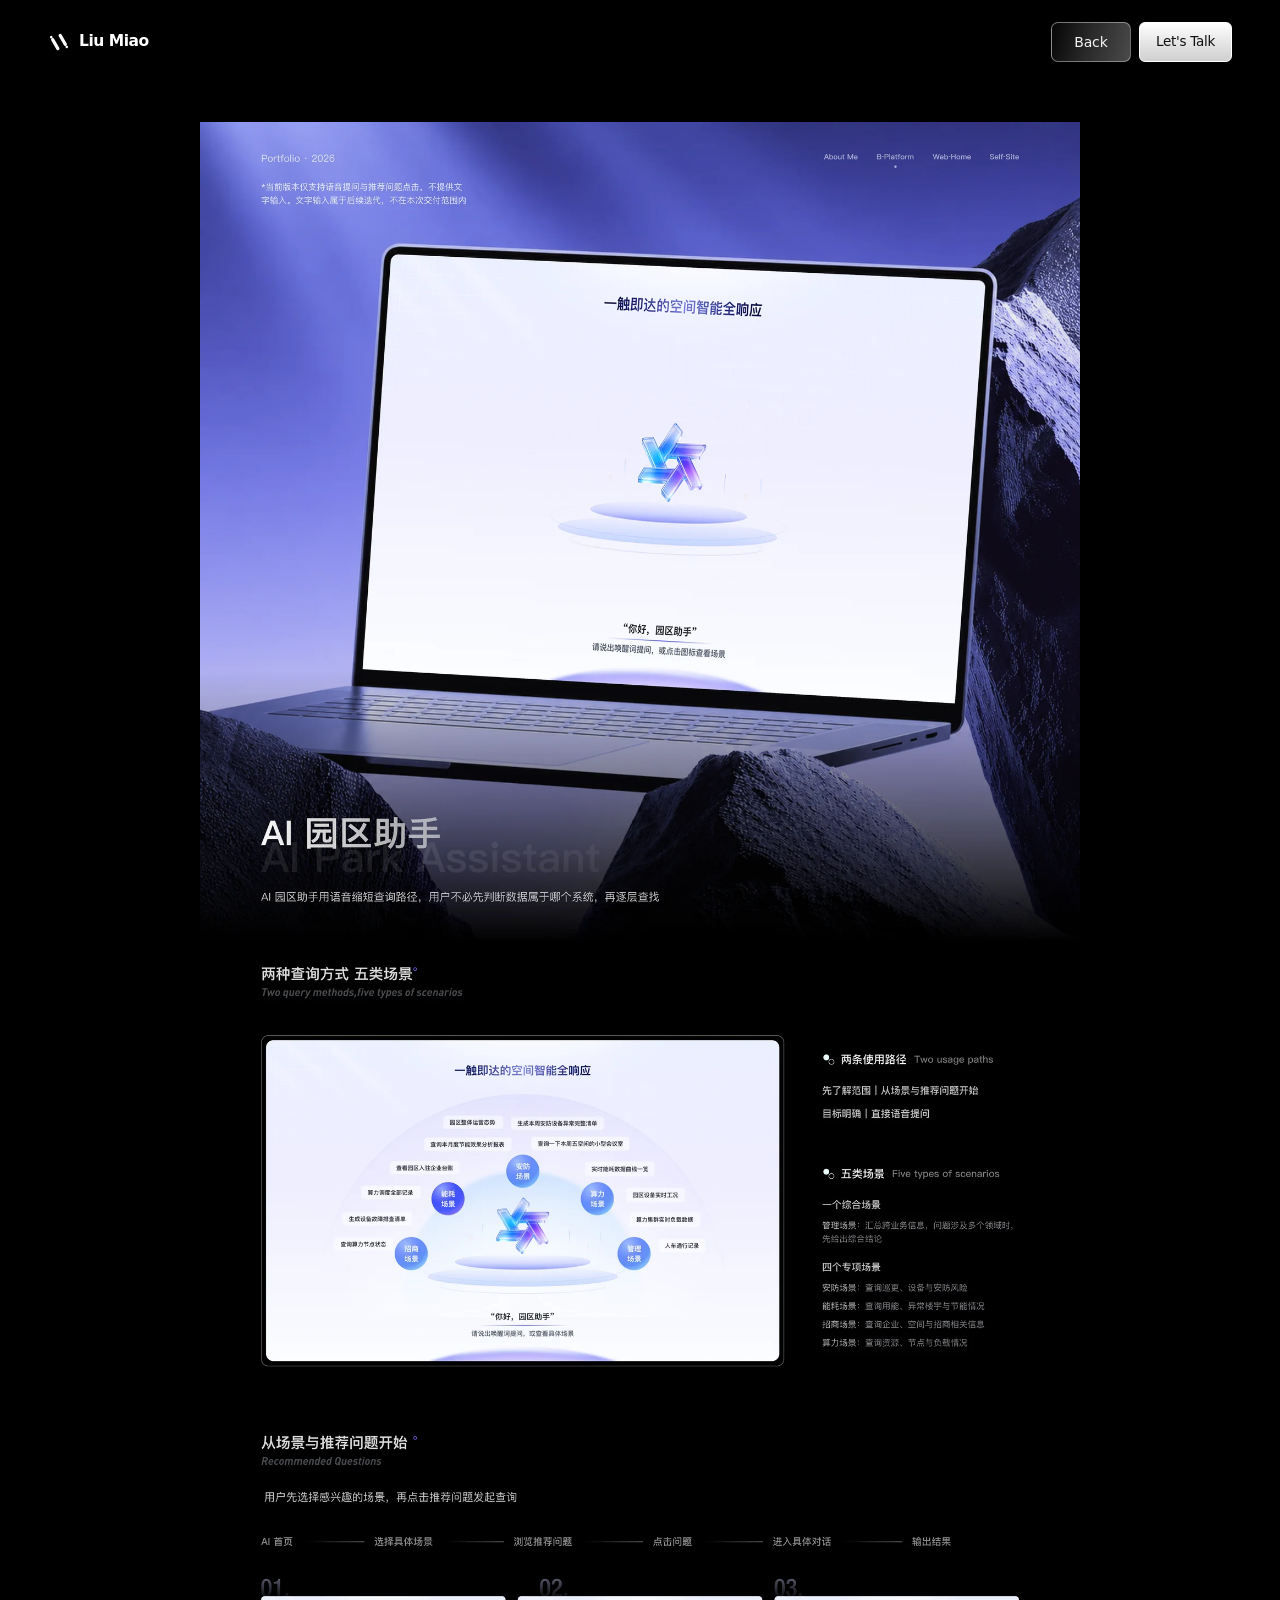
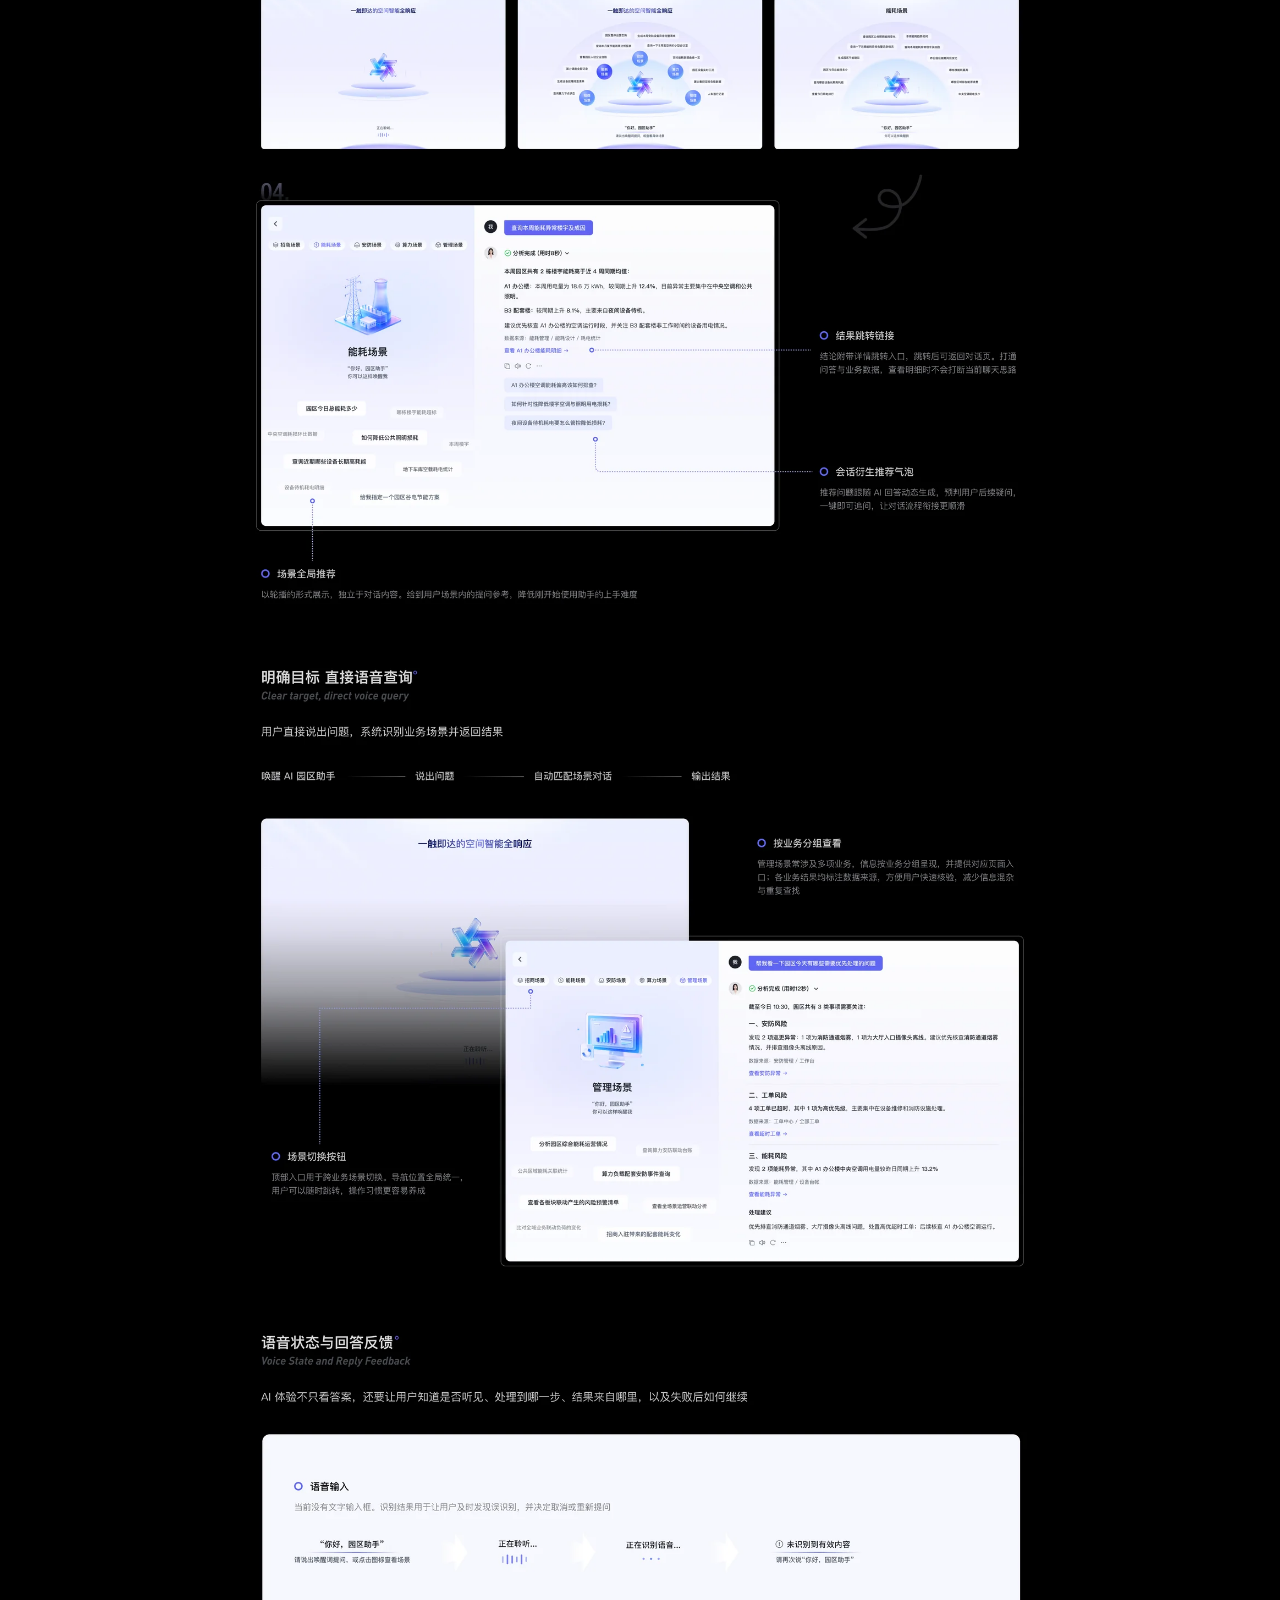
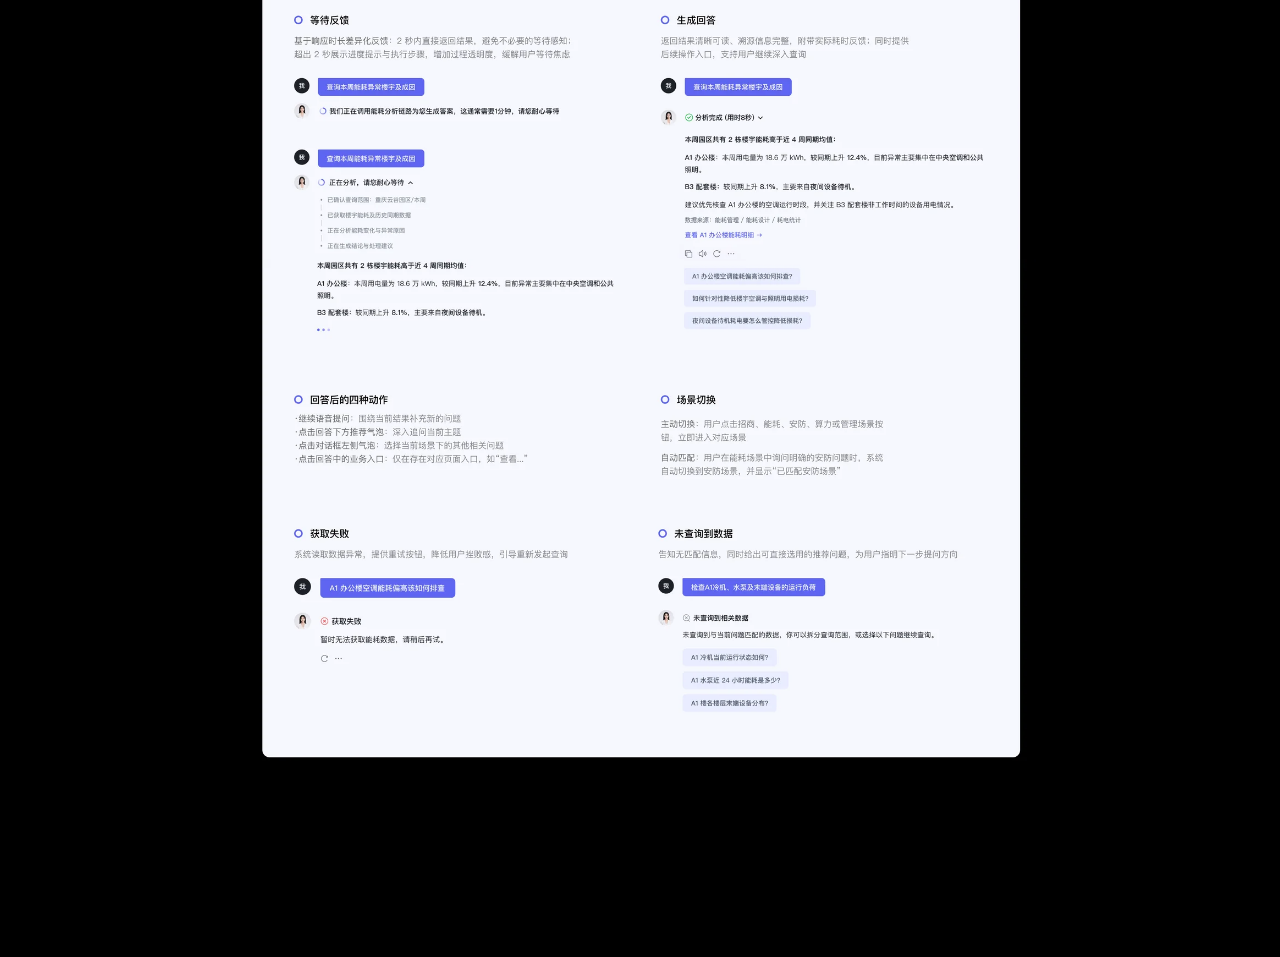
<file: ai-park-assistant/index.html>
<!doctype html>
<html lang="en-US">
<head>
  <meta charset="UTF-8">
  <meta name="viewport" content="width=device-width, initial-scale=1.0, viewport-fit=cover">
  <meta name="theme-color" content="#000000">
  <title>AI 园区助手 - Liu Miao</title>
<meta name='robots' content='max-image-preview:large' />
	<style>img:is([sizes="auto" i], [sizes^="auto," i]) { contain-intrinsic-size: 3000px 1500px }</style>
	<link rel="icon" href="data:image/svg+xml,%3Csvg xmlns=&#039;http://www.w3.org/2000/svg&#039; viewBox=&#039;0 0 24 24&#039; fill=&#039;white&#039;%3E%3Cg transform=&#039;rotate(-30 12 12)&#039;%3E%3Ccircle cx=&#039;7.3&#039; cy=&#039;3.2&#039; r=&#039;1.45&#039;/%3E%3Crect x=&#039;5.5&#039; y=&#039;4.7&#039; width=&#039;3.6&#039; height=&#039;14.6&#039; rx=&#039;1.8&#039;/%3E%3Crect x=&#039;14.9&#039; y=&#039;4.7&#039; width=&#039;3.6&#039; height=&#039;14.6&#039; rx=&#039;1.8&#039;/%3E%3Ccircle cx=&#039;16.7&#039; cy=&#039;20.8&#039; r=&#039;1.45&#039;/%3E%3C/g%3E%3C/svg%3E"><link rel='stylesheet' id='wp-block-library-css' href='../wp-includes/css/dist/block-library/style.min.css?ver=6.8.3' media='all' />
<style id='classic-theme-styles-inline-css'>
/*! This file is auto-generated */
.wp-block-button__link{color:#fff;background-color:#32373c;border-radius:9999px;box-shadow:none;text-decoration:none;padding:calc(.667em + 2px) calc(1.333em + 2px);font-size:1.125em}.wp-block-file__button{background:#32373c;color:#fff;text-decoration:none}
</style>
<style id='global-styles-inline-css'>
:root{--wp--preset--aspect-ratio--square: 1;--wp--preset--aspect-ratio--4-3: 4/3;--wp--preset--aspect-ratio--3-4: 3/4;--wp--preset--aspect-ratio--3-2: 3/2;--wp--preset--aspect-ratio--2-3: 2/3;--wp--preset--aspect-ratio--16-9: 16/9;--wp--preset--aspect-ratio--9-16: 9/16;--wp--preset--color--black: #000000;--wp--preset--color--cyan-bluish-gray: #abb8c3;--wp--preset--color--white: #ffffff;--wp--preset--color--pale-pink: #f78da7;--wp--preset--color--vivid-red: #cf2e2e;--wp--preset--color--luminous-vivid-orange: #ff6900;--wp--preset--color--luminous-vivid-amber: #fcb900;--wp--preset--color--light-green-cyan: #7bdcb5;--wp--preset--color--vivid-green-cyan: #00d084;--wp--preset--color--pale-cyan-blue: #8ed1fc;--wp--preset--color--vivid-cyan-blue: #0693e3;--wp--preset--color--vivid-purple: #9b51e0;--wp--preset--gradient--vivid-cyan-blue-to-vivid-purple: linear-gradient(135deg,rgba(6,147,227,1) 0%,rgb(155,81,224) 100%);--wp--preset--gradient--light-green-cyan-to-vivid-green-cyan: linear-gradient(135deg,rgb(122,220,180) 0%,rgb(0,208,130) 100%);--wp--preset--gradient--luminous-vivid-amber-to-luminous-vivid-orange: linear-gradient(135deg,rgba(252,185,0,1) 0%,rgba(255,105,0,1) 100%);--wp--preset--gradient--luminous-vivid-orange-to-vivid-red: linear-gradient(135deg,rgba(255,105,0,1) 0%,rgb(207,46,46) 100%);--wp--preset--gradient--very-light-gray-to-cyan-bluish-gray: linear-gradient(135deg,rgb(238,238,238) 0%,rgb(169,184,195) 100%);--wp--preset--gradient--cool-to-warm-spectrum: linear-gradient(135deg,rgb(74,234,220) 0%,rgb(151,120,209) 20%,rgb(207,42,186) 40%,rgb(238,44,130) 60%,rgb(251,105,98) 80%,rgb(254,248,76) 100%);--wp--preset--gradient--blush-light-purple: linear-gradient(135deg,rgb(255,206,236) 0%,rgb(152,150,240) 100%);--wp--preset--gradient--blush-bordeaux: linear-gradient(135deg,rgb(254,205,165) 0%,rgb(254,45,45) 50%,rgb(107,0,62) 100%);--wp--preset--gradient--luminous-dusk: linear-gradient(135deg,rgb(255,203,112) 0%,rgb(199,81,192) 50%,rgb(65,88,208) 100%);--wp--preset--gradient--pale-ocean: linear-gradient(135deg,rgb(255,245,203) 0%,rgb(182,227,212) 50%,rgb(51,167,181) 100%);--wp--preset--gradient--electric-grass: linear-gradient(135deg,rgb(202,248,128) 0%,rgb(113,206,126) 100%);--wp--preset--gradient--midnight: linear-gradient(135deg,rgb(2,3,129) 0%,rgb(40,116,252) 100%);--wp--preset--font-size--small: 13px;--wp--preset--font-size--medium: 20px;--wp--preset--font-size--large: 36px;--wp--preset--font-size--x-large: 42px;--wp--preset--spacing--20: 0.44rem;--wp--preset--spacing--30: 0.67rem;--wp--preset--spacing--40: 1rem;--wp--preset--spacing--50: 1.5rem;--wp--preset--spacing--60: 2.25rem;--wp--preset--spacing--70: 3.38rem;--wp--preset--spacing--80: 5.06rem;--wp--preset--shadow--natural: 6px 6px 9px rgba(0, 0, 0, 0.2);--wp--preset--shadow--deep: 12px 12px 50px rgba(0, 0, 0, 0.4);--wp--preset--shadow--sharp: 6px 6px 0px rgba(0, 0, 0, 0.2);--wp--preset--shadow--outlined: 6px 6px 0px -3px rgba(255, 255, 255, 1), 6px 6px rgba(0, 0, 0, 1);--wp--preset--shadow--crisp: 6px 6px 0px rgba(0, 0, 0, 1);}:where(.is-layout-flex){gap: 0.5em;}:where(.is-layout-grid){gap: 0.5em;}body .is-layout-flex{display: flex;}.is-layout-flex{flex-wrap: wrap;align-items: center;}.is-layout-flex > :is(*, div){margin: 0;}body .is-layout-grid{display: grid;}.is-layout-grid > :is(*, div){margin: 0;}:where(.wp-block-columns.is-layout-flex){gap: 2em;}:where(.wp-block-columns.is-layout-grid){gap: 2em;}:where(.wp-block-post-template.is-layout-flex){gap: 1.25em;}:where(.wp-block-post-template.is-layout-grid){gap: 1.25em;}.has-black-color{color: var(--wp--preset--color--black) !important;}.has-cyan-bluish-gray-color{color: var(--wp--preset--color--cyan-bluish-gray) !important;}.has-white-color{color: var(--wp--preset--color--white) !important;}.has-pale-pink-color{color: var(--wp--preset--color--pale-pink) !important;}.has-vivid-red-color{color: var(--wp--preset--color--vivid-red) !important;}.has-luminous-vivid-orange-color{color: var(--wp--preset--color--luminous-vivid-orange) !important;}.has-luminous-vivid-amber-color{color: var(--wp--preset--color--luminous-vivid-amber) !important;}.has-light-green-cyan-color{color: var(--wp--preset--color--light-green-cyan) !important;}.has-vivid-green-cyan-color{color: var(--wp--preset--color--vivid-green-cyan) !important;}.has-pale-cyan-blue-color{color: var(--wp--preset--color--pale-cyan-blue) !important;}.has-vivid-cyan-blue-color{color: var(--wp--preset--color--vivid-cyan-blue) !important;}.has-vivid-purple-color{color: var(--wp--preset--color--vivid-purple) !important;}.has-black-background-color{background-color: var(--wp--preset--color--black) !important;}.has-cyan-bluish-gray-background-color{background-color: var(--wp--preset--color--cyan-bluish-gray) !important;}.has-white-background-color{background-color: var(--wp--preset--color--white) !important;}.has-pale-pink-background-color{background-color: var(--wp--preset--color--pale-pink) !important;}.has-vivid-red-background-color{background-color: var(--wp--preset--color--vivid-red) !important;}.has-luminous-vivid-orange-background-color{background-color: var(--wp--preset--color--luminous-vivid-orange) !important;}.has-luminous-vivid-amber-background-color{background-color: var(--wp--preset--color--luminous-vivid-amber) !important;}.has-light-green-cyan-background-color{background-color: var(--wp--preset--color--light-green-cyan) !important;}.has-vivid-green-cyan-background-color{background-color: var(--wp--preset--color--vivid-green-cyan) !important;}.has-pale-cyan-blue-background-color{background-color: var(--wp--preset--color--pale-cyan-blue) !important;}.has-vivid-cyan-blue-background-color{background-color: var(--wp--preset--color--vivid-cyan-blue) !important;}.has-vivid-purple-background-color{background-color: var(--wp--preset--color--vivid-purple) !important;}.has-black-border-color{border-color: var(--wp--preset--color--black) !important;}.has-cyan-bluish-gray-border-color{border-color: var(--wp--preset--color--cyan-bluish-gray) !important;}.has-white-border-color{border-color: var(--wp--preset--color--white) !important;}.has-pale-pink-border-color{border-color: var(--wp--preset--color--pale-pink) !important;}.has-vivid-red-border-color{border-color: var(--wp--preset--color--vivid-red) !important;}.has-luminous-vivid-orange-border-color{border-color: var(--wp--preset--color--luminous-vivid-orange) !important;}.has-luminous-vivid-amber-border-color{border-color: var(--wp--preset--color--luminous-vivid-amber) !important;}.has-light-green-cyan-border-color{border-color: var(--wp--preset--color--light-green-cyan) !important;}.has-vivid-green-cyan-border-color{border-color: var(--wp--preset--color--vivid-green-cyan) !important;}.has-pale-cyan-blue-border-color{border-color: var(--wp--preset--color--pale-cyan-blue) !important;}.has-vivid-cyan-blue-border-color{border-color: var(--wp--preset--color--vivid-cyan-blue) !important;}.has-vivid-purple-border-color{border-color: var(--wp--preset--color--vivid-purple) !important;}.has-vivid-cyan-blue-to-vivid-purple-gradient-background{background: var(--wp--preset--gradient--vivid-cyan-blue-to-vivid-purple) !important;}.has-light-green-cyan-to-vivid-green-cyan-gradient-background{background: var(--wp--preset--gradient--light-green-cyan-to-vivid-green-cyan) !important;}.has-luminous-vivid-amber-to-luminous-vivid-orange-gradient-background{background: var(--wp--preset--gradient--luminous-vivid-amber-to-luminous-vivid-orange) !important;}.has-luminous-vivid-orange-to-vivid-red-gradient-background{background: var(--wp--preset--gradient--luminous-vivid-orange-to-vivid-red) !important;}.has-very-light-gray-to-cyan-bluish-gray-gradient-background{background: var(--wp--preset--gradient--very-light-gray-to-cyan-bluish-gray) !important;}.has-cool-to-warm-spectrum-gradient-background{background: var(--wp--preset--gradient--cool-to-warm-spectrum) !important;}.has-blush-light-purple-gradient-background{background: var(--wp--preset--gradient--blush-light-purple) !important;}.has-blush-bordeaux-gradient-background{background: var(--wp--preset--gradient--blush-bordeaux) !important;}.has-luminous-dusk-gradient-background{background: var(--wp--preset--gradient--luminous-dusk) !important;}.has-pale-ocean-gradient-background{background: var(--wp--preset--gradient--pale-ocean) !important;}.has-electric-grass-gradient-background{background: var(--wp--preset--gradient--electric-grass) !important;}.has-midnight-gradient-background{background: var(--wp--preset--gradient--midnight) !important;}.has-small-font-size{font-size: var(--wp--preset--font-size--small) !important;}.has-medium-font-size{font-size: var(--wp--preset--font-size--medium) !important;}.has-large-font-size{font-size: var(--wp--preset--font-size--large) !important;}.has-x-large-font-size{font-size: var(--wp--preset--font-size--x-large) !important;}
:where(.wp-block-post-template.is-layout-flex){gap: 1.25em;}:where(.wp-block-post-template.is-layout-grid){gap: 1.25em;}
:where(.wp-block-columns.is-layout-flex){gap: 2em;}:where(.wp-block-columns.is-layout-grid){gap: 2em;}
:root :where(.wp-block-pullquote){font-size: 1.5em;line-height: 1.6;}
</style>
<link rel='stylesheet' id='portfolio-template-style-css' href='../wp-content/themes/portfolio-template-theme/style.css?ver=1788936933' media='all' />

<meta name="generator" content="WordPress 6.8.3" />
</head>
<body class="wp-embed-responsive wp-theme-portfolio-template-theme portfolio-page ai-assistant-detail-page" style="background:#000;color:#fff">
<a class="skip-link" href="#main-content">跳至主要内容</a>

<div class="grain" aria-hidden="true"></div>
<video class="hero-photo" autoplay muted loop playsinline preload="metadata" poster="../wp-content/themes/portfolio-template-theme/assets/hero-layout-1200.jpg?v=1788769050" aria-hidden="true" disablepictureinpicture>
  <source src="../wp-content/themes/portfolio-template-theme/assets/hero-background-h264.mp4?v=1788768054" type="video/mp4">
</video>

<div class="page">
  <div class="menu-backdrop" data-menu-backdrop aria-hidden="true"></div>
    <header class="header" data-site-header>
    <a class="logo appear appear--scale" href="../#top" aria-label="刘淼作品集首页">
      <svg class="logo-mark" viewBox="0 0 24 24" fill="currentColor" aria-hidden="true">
        <g transform="rotate(-30 12 12)">
          <circle cx="7.3" cy="3.2" r="1.45"></circle>
          <rect x="5.5" y="4.7" width="3.6" height="14.6" rx="1.8"></rect>
          <rect x="14.9" y="4.7" width="3.6" height="14.6" rx="1.8"></rect>
          <circle cx="16.7" cy="20.8" r="1.45"></circle>
        </g>
      </svg>
      <span>Liu Miao</span>
    </a>

          <div class="detail-actions" aria-label="页面操作">
                  <!-- Project Back always returns to its card; browser history can point at an unrelated standalone page. -->
          <a class="nav-link appear appear--scale" style="--d:.16s" href="../#case-assistant" data-project-back>Back</a>
                    <a class="btn btn-solid appear appear--scale" style="--d:.34s" href="../contact/?from=ai-park-assistant">Let's Talk</a>
              </div>
          </header>

  <main id="main-content" tabindex="-1">
    <span id="top" aria-hidden="true"></span>

<section class="ai-assistant-detail" aria-label="AI 园区助手项目详情">
  <figure class="ai-assistant-detail__figure">
                <picture><source type="image/webp" srcset="../wp-content/themes/portfolio-template-theme/assets/portfolio-details/segments/ai-park-assistant-detail-01-1600.webp?v=1788766485"><img
        class="ai-assistant-detail__image"
        src="../wp-content/themes/portfolio-template-theme/assets/portfolio-details/segments/ai-park-assistant-detail-01-1600.jpg?v=1788769049"
        alt="AI 园区助手项目完整展示"
        loading="eager"
        decoding="async"
        fetchpriority="high"        width="4320"
        height="8192"
      ></picture>
                <picture><source type="image/webp" srcset="../wp-content/themes/portfolio-template-theme/assets/portfolio-details/segments/ai-park-assistant-detail-02-1600.webp?v=1788766486"><img
        class="ai-assistant-detail__image"
        src="../wp-content/themes/portfolio-template-theme/assets/portfolio-details/segments/ai-park-assistant-detail-02-1600.jpg?v=1788769049"
        alt=""
        loading="lazy"
        decoding="async"
                width="4320"
        height="8192"
      ></picture>
                <picture><source type="image/webp" srcset="../wp-content/themes/portfolio-template-theme/assets/portfolio-details/segments/ai-park-assistant-detail-03-1600.webp?v=1788766487"><img
        class="ai-assistant-detail__image"
        src="../wp-content/themes/portfolio-template-theme/assets/portfolio-details/segments/ai-park-assistant-detail-03-1600.jpg?v=1788769049"
        alt=""
        loading="lazy"
        decoding="async"
                width="4320"
        height="2693"
      ></picture>
      </figure>
</section>

    </main>

      </div>
</div>
<script type="speculationrules">
{"prefetch":[{"source":"document","where":{"and":[{"href_matches":"\/*"},{"not":{"href_matches":["\/wp-*.php","\/wp-admin\/*","\/wp-content\/uploads\/*","\/wp-content\/*","\/wp-content\/plugins\/*","\/wp-content\/themes\/portfolio-template-theme\/*","\/*\\?(.+)"]}},{"not":{"selector_matches":"a[rel~=\"nofollow\"]"}},{"not":{"selector_matches":".no-prefetch, .no-prefetch a"}}]},"eagerness":"conservative"}]}
</script>
<script src="../wp-content/themes/portfolio-template-theme/assets/portfolio-motion.js?ver=1788936933" id="portfolio-template-motion-js"></script>
</body>
</html>
</file>
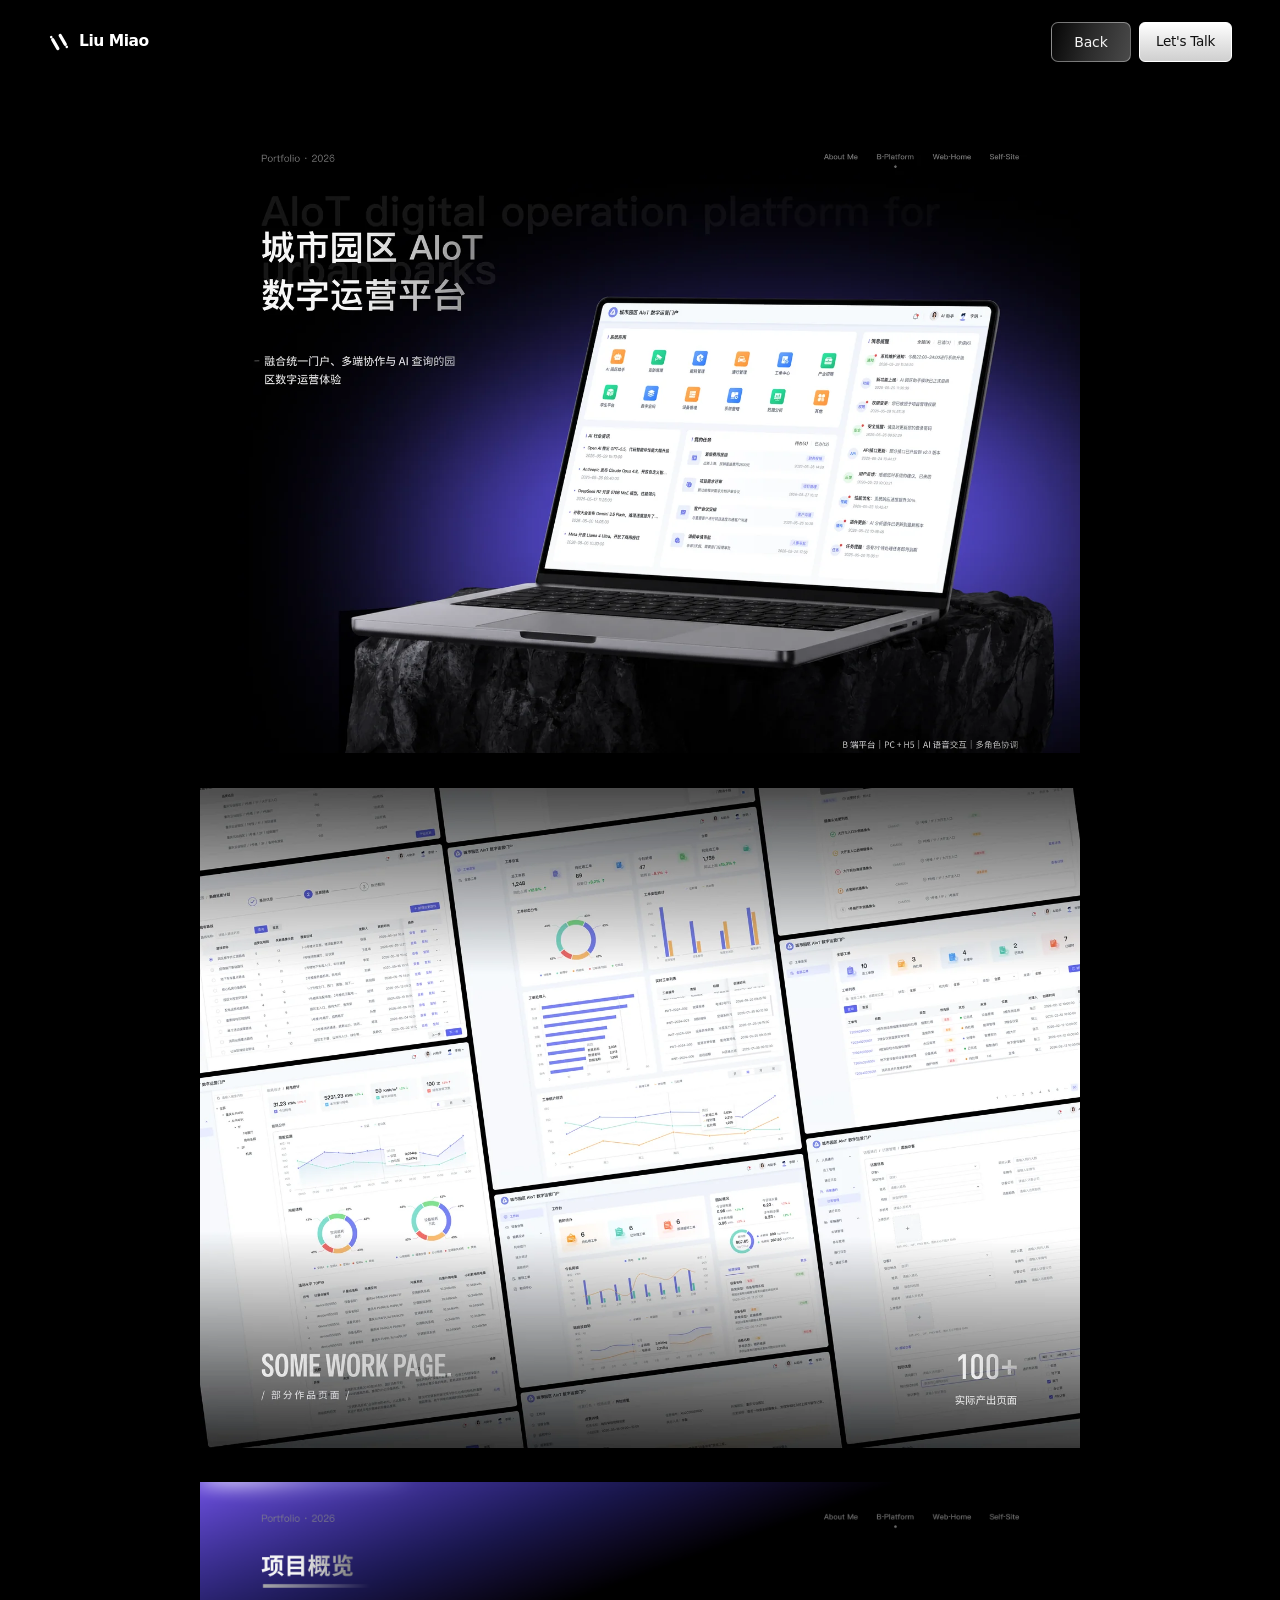
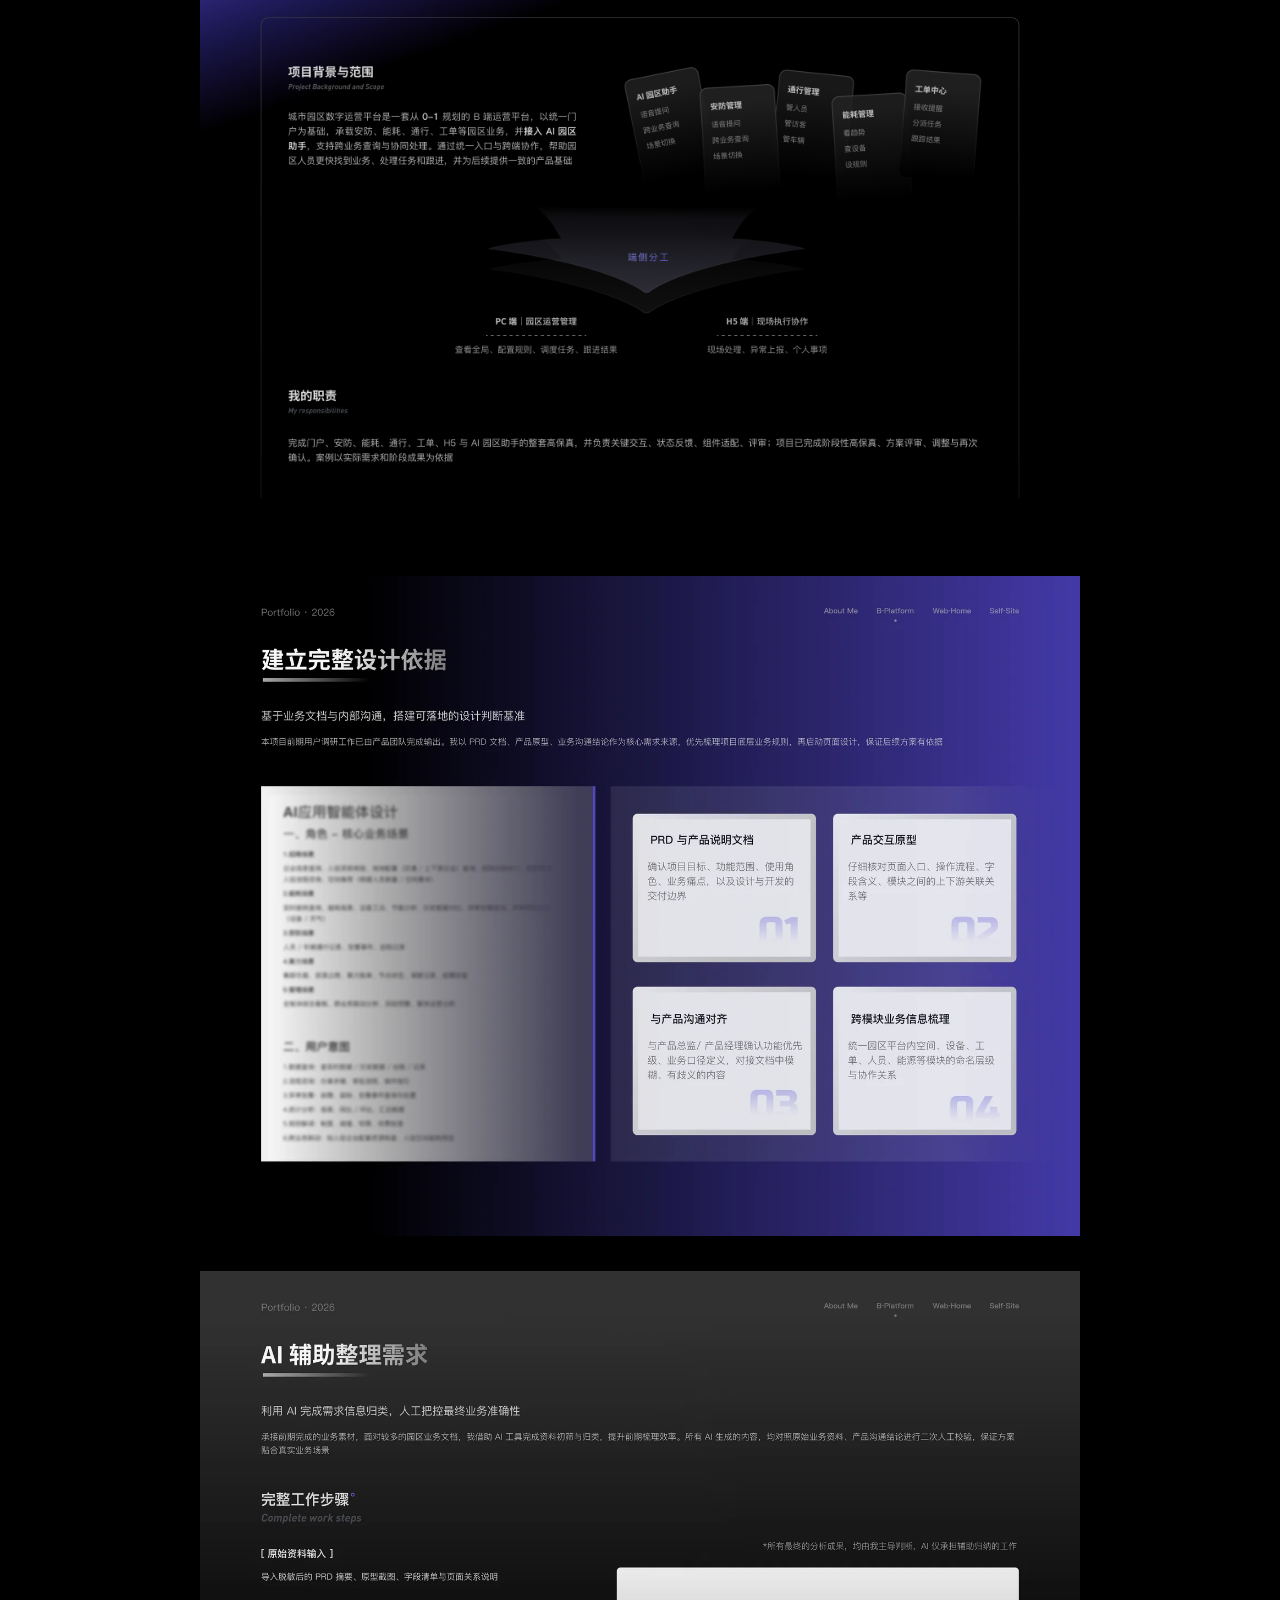
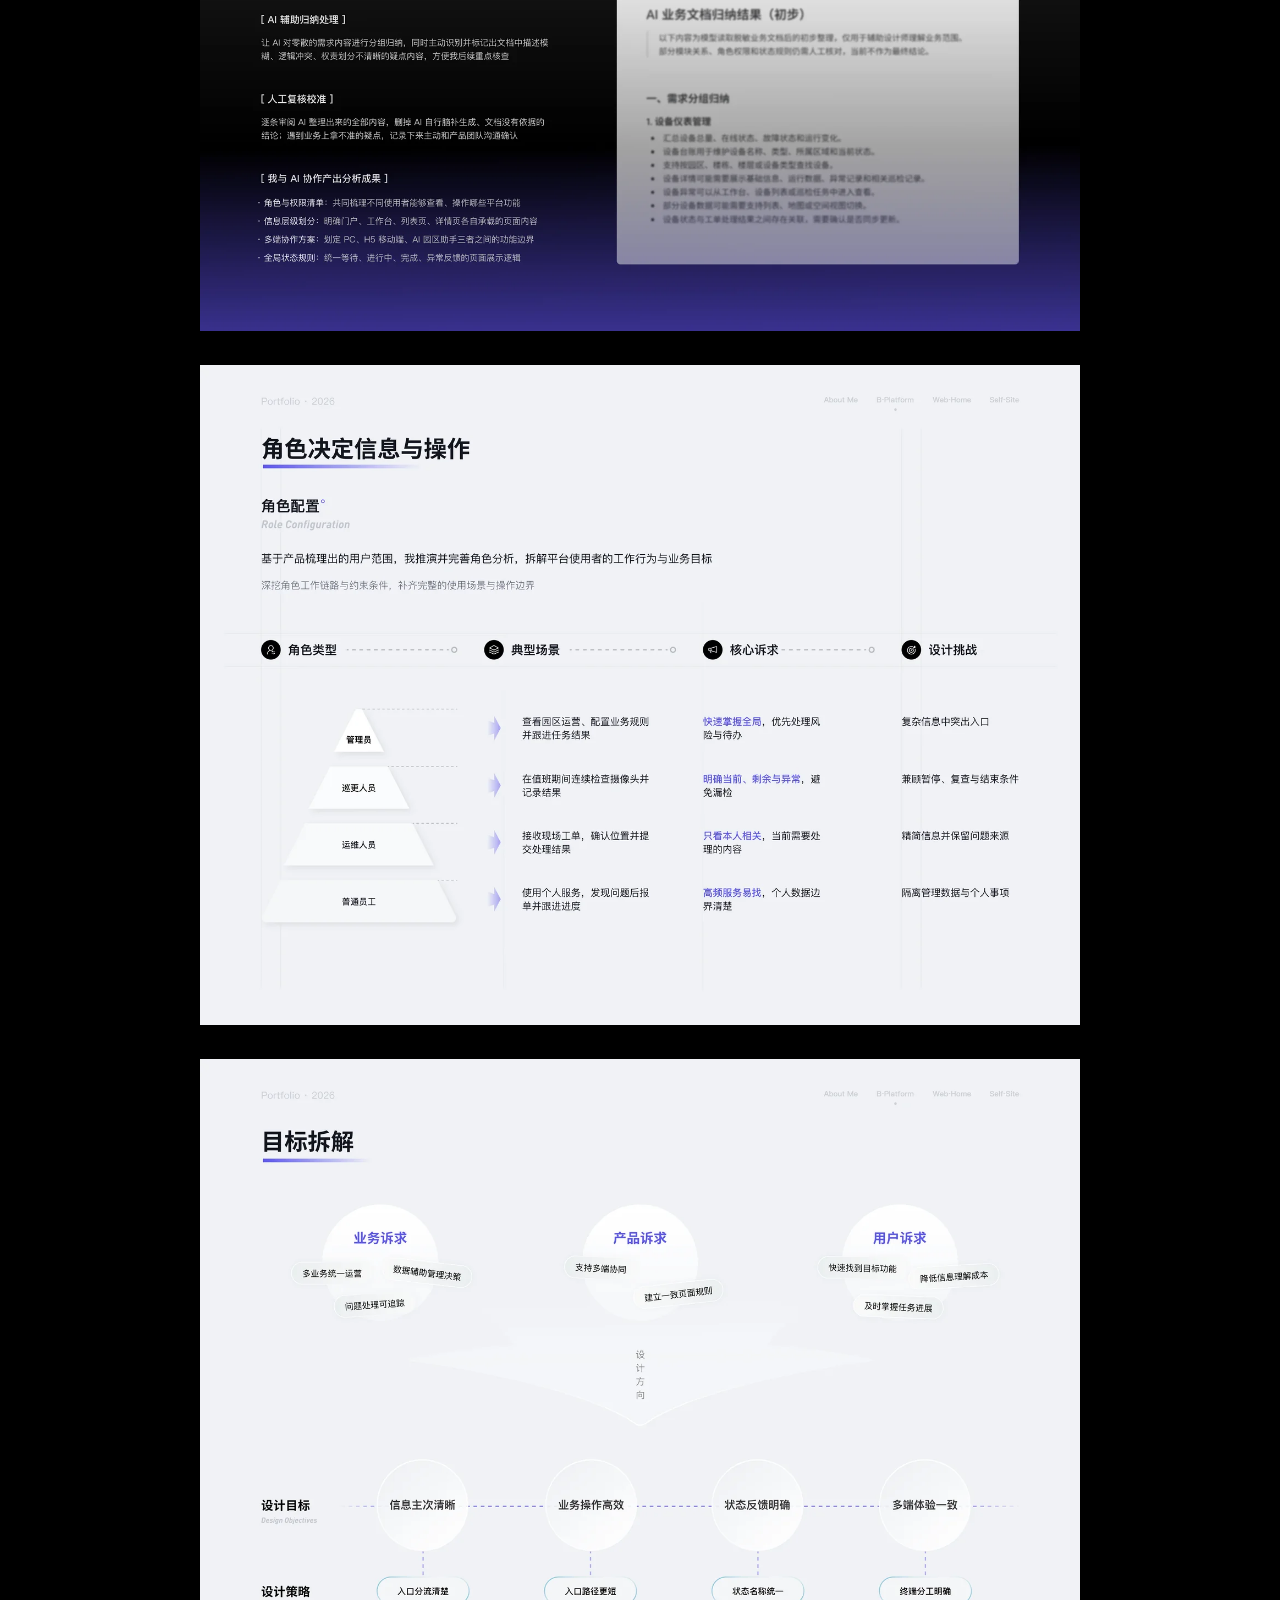
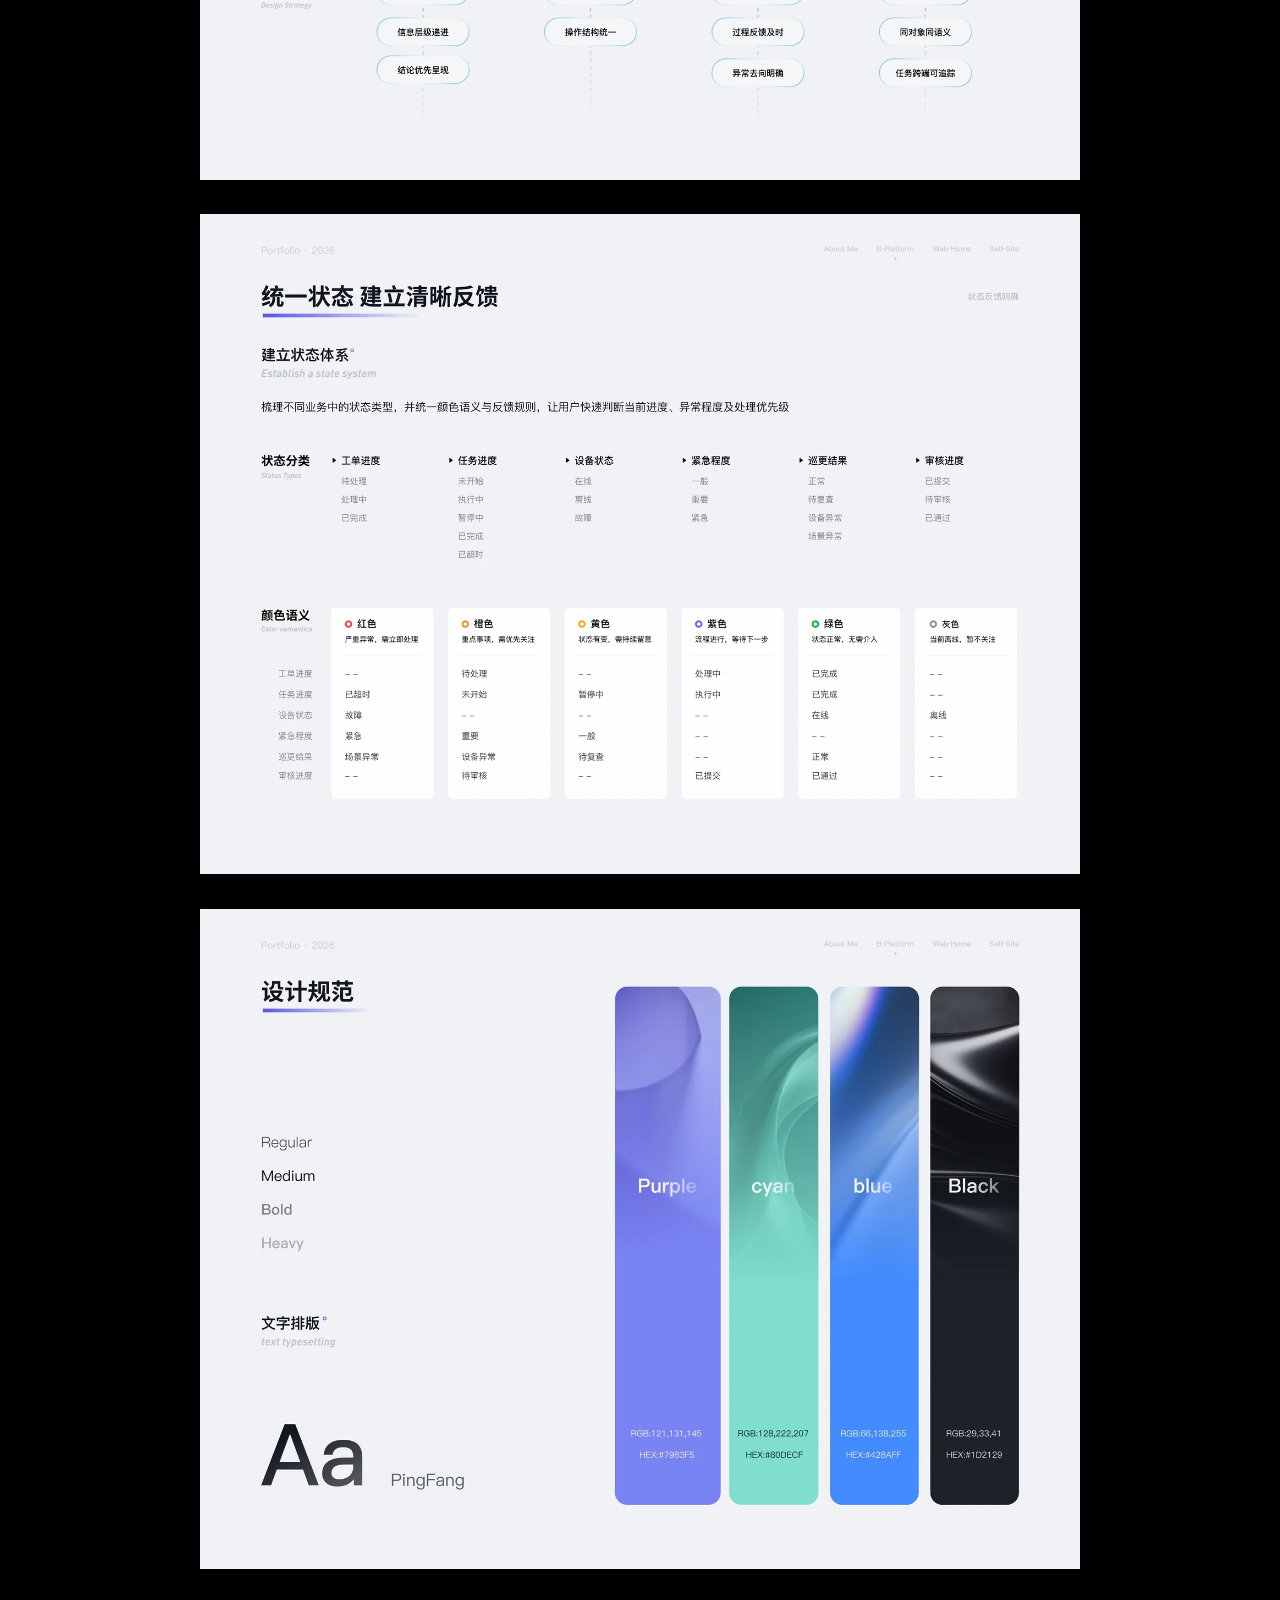
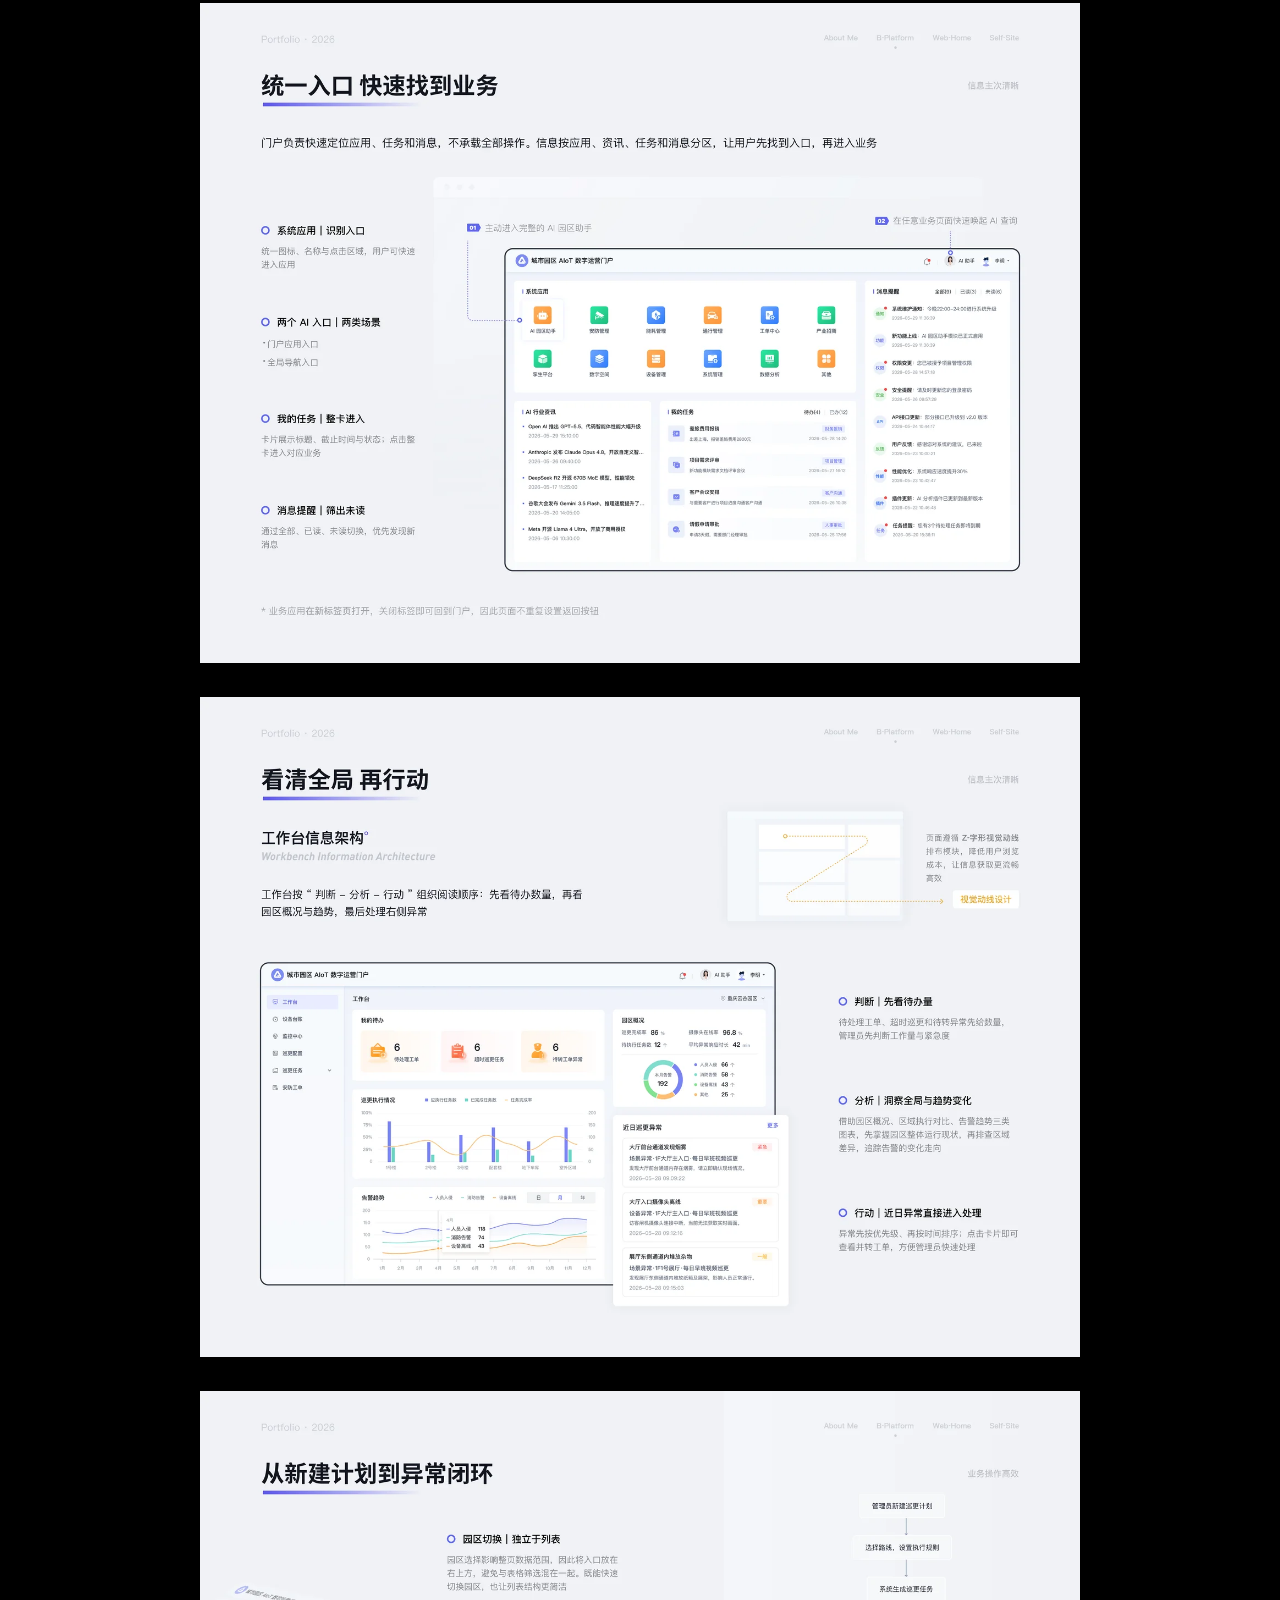
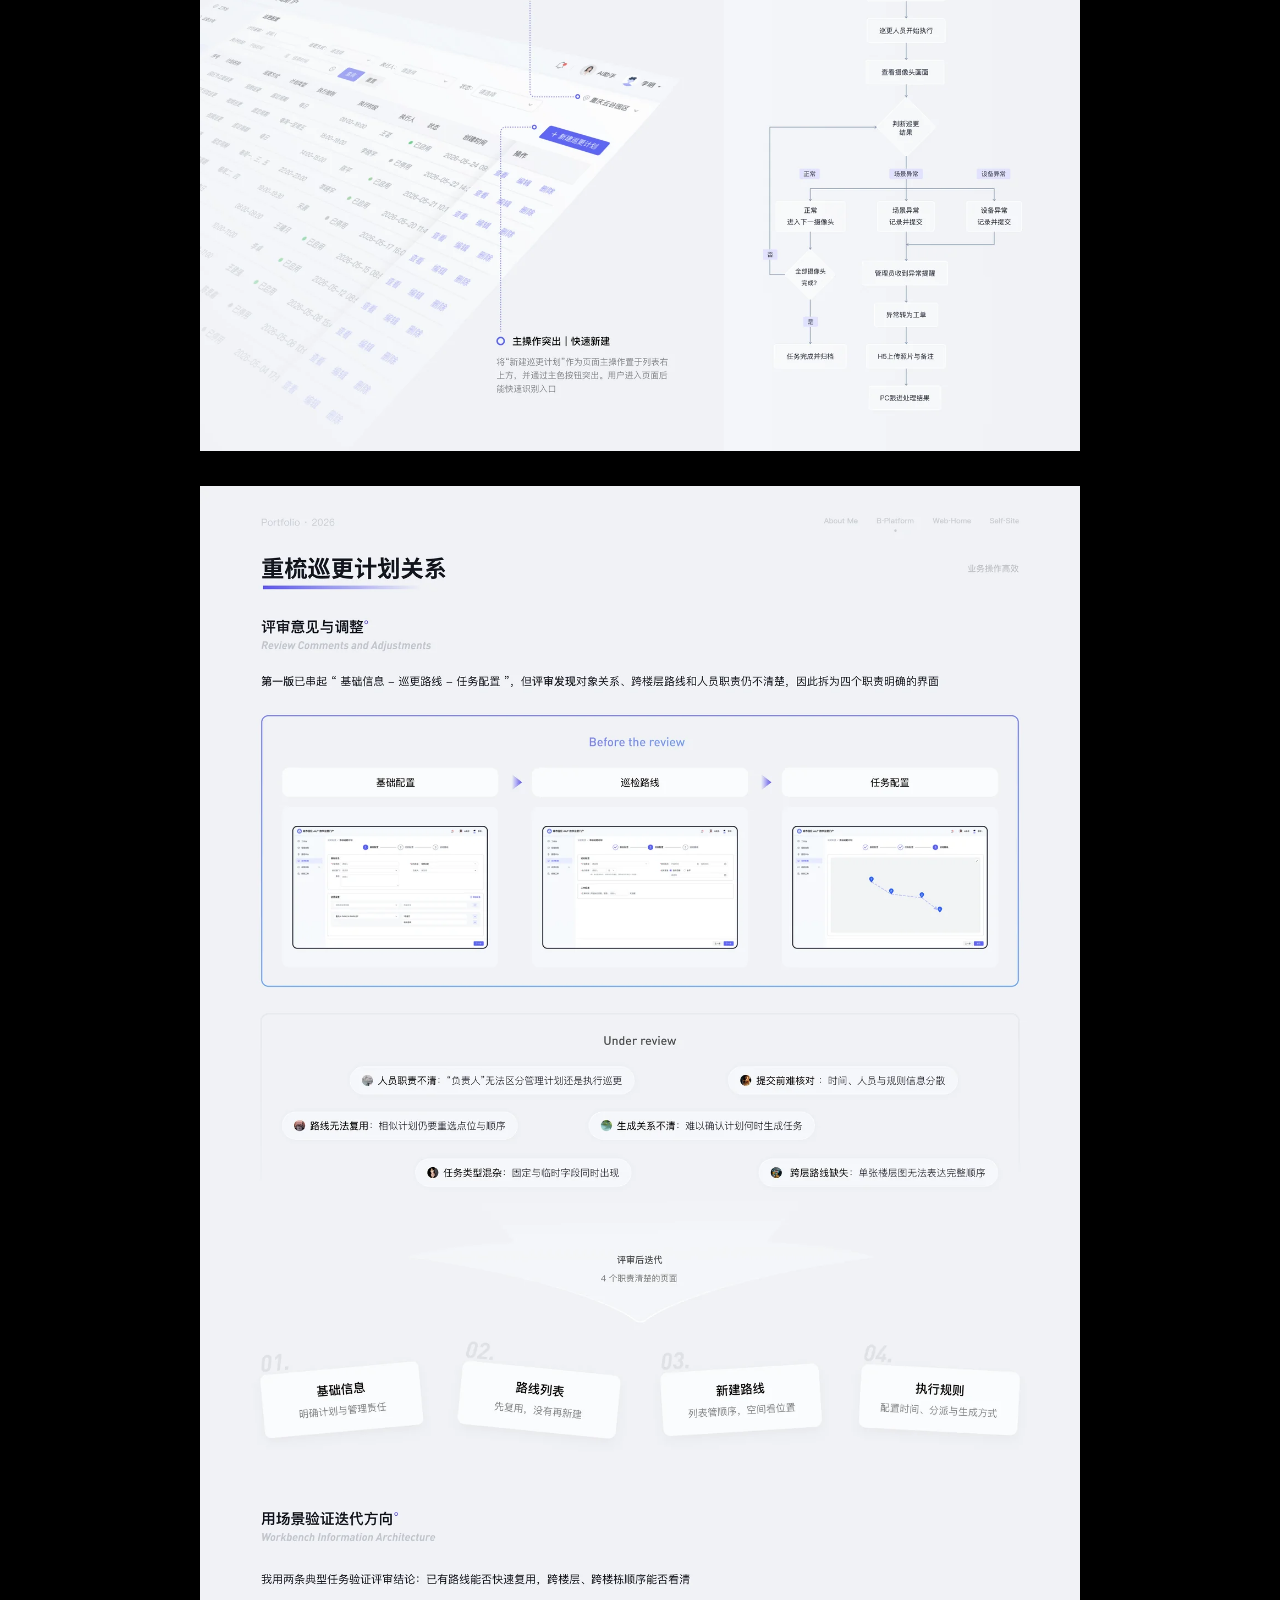
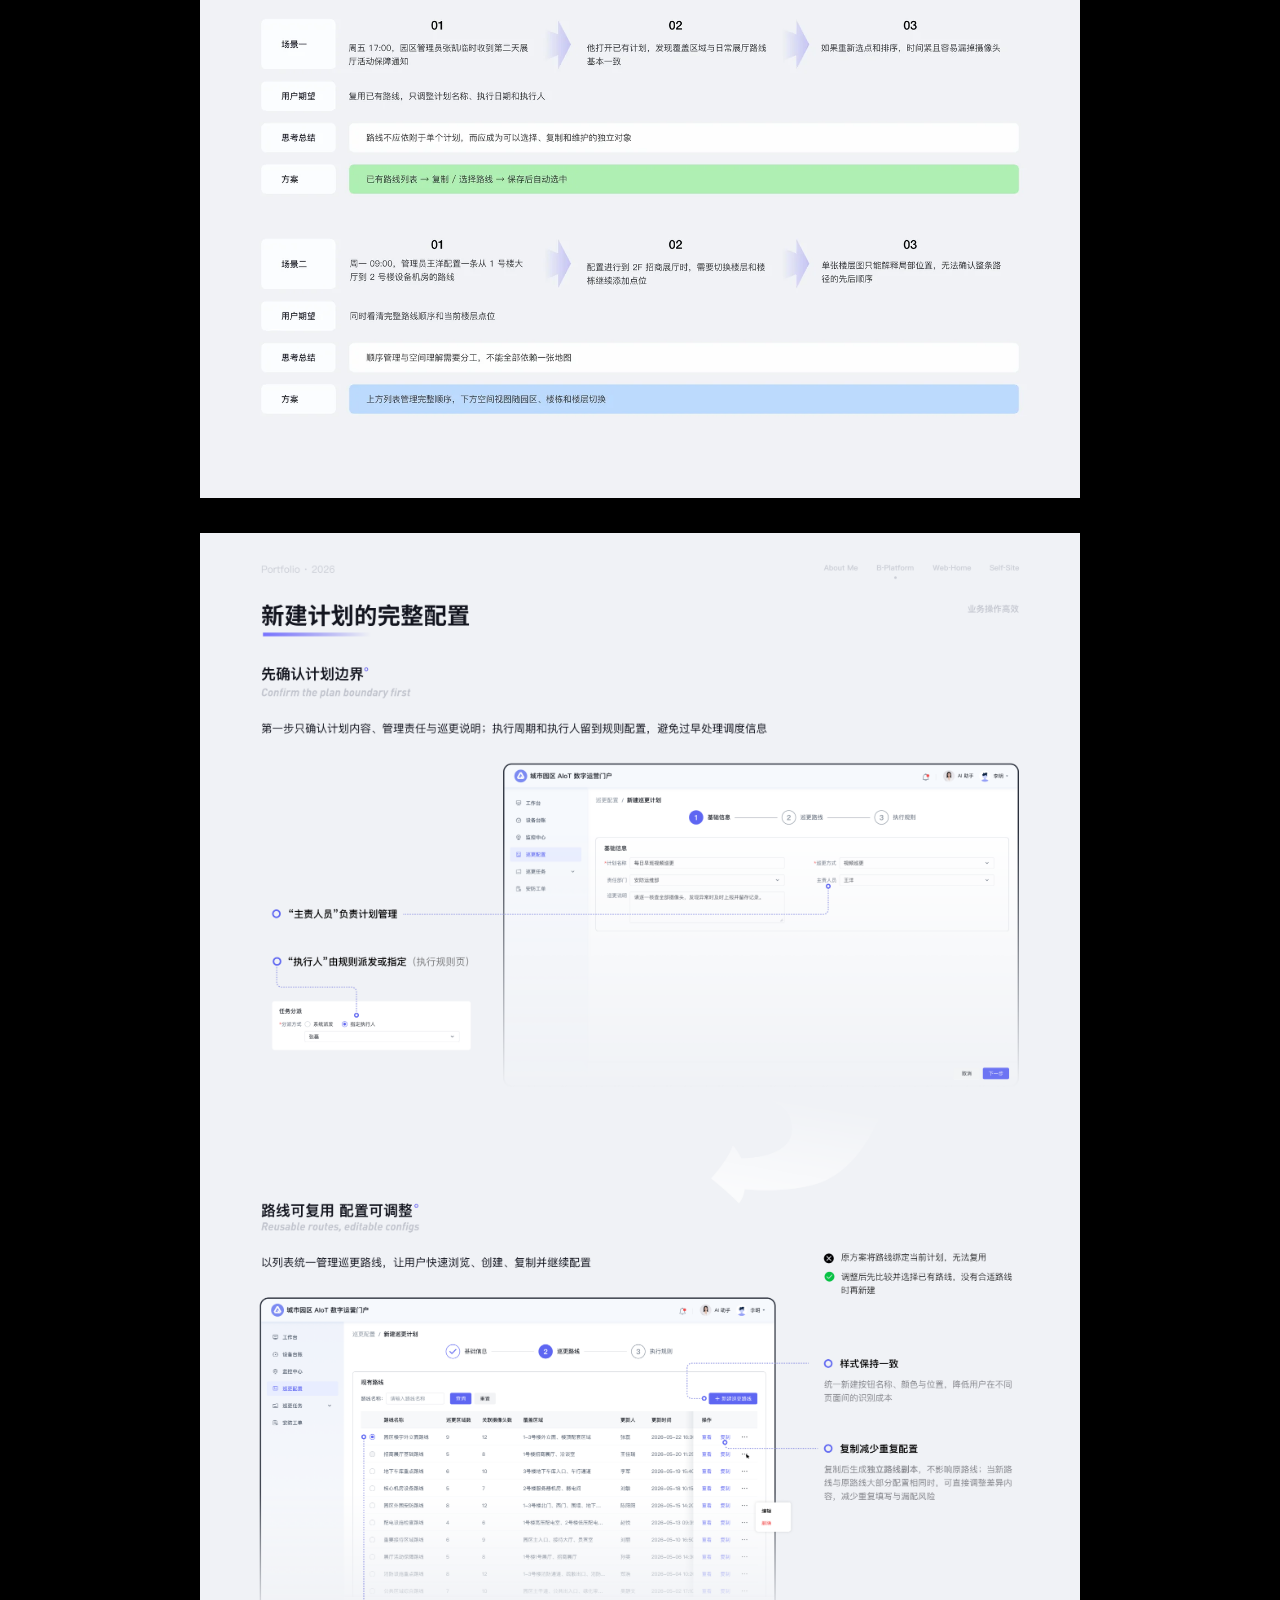
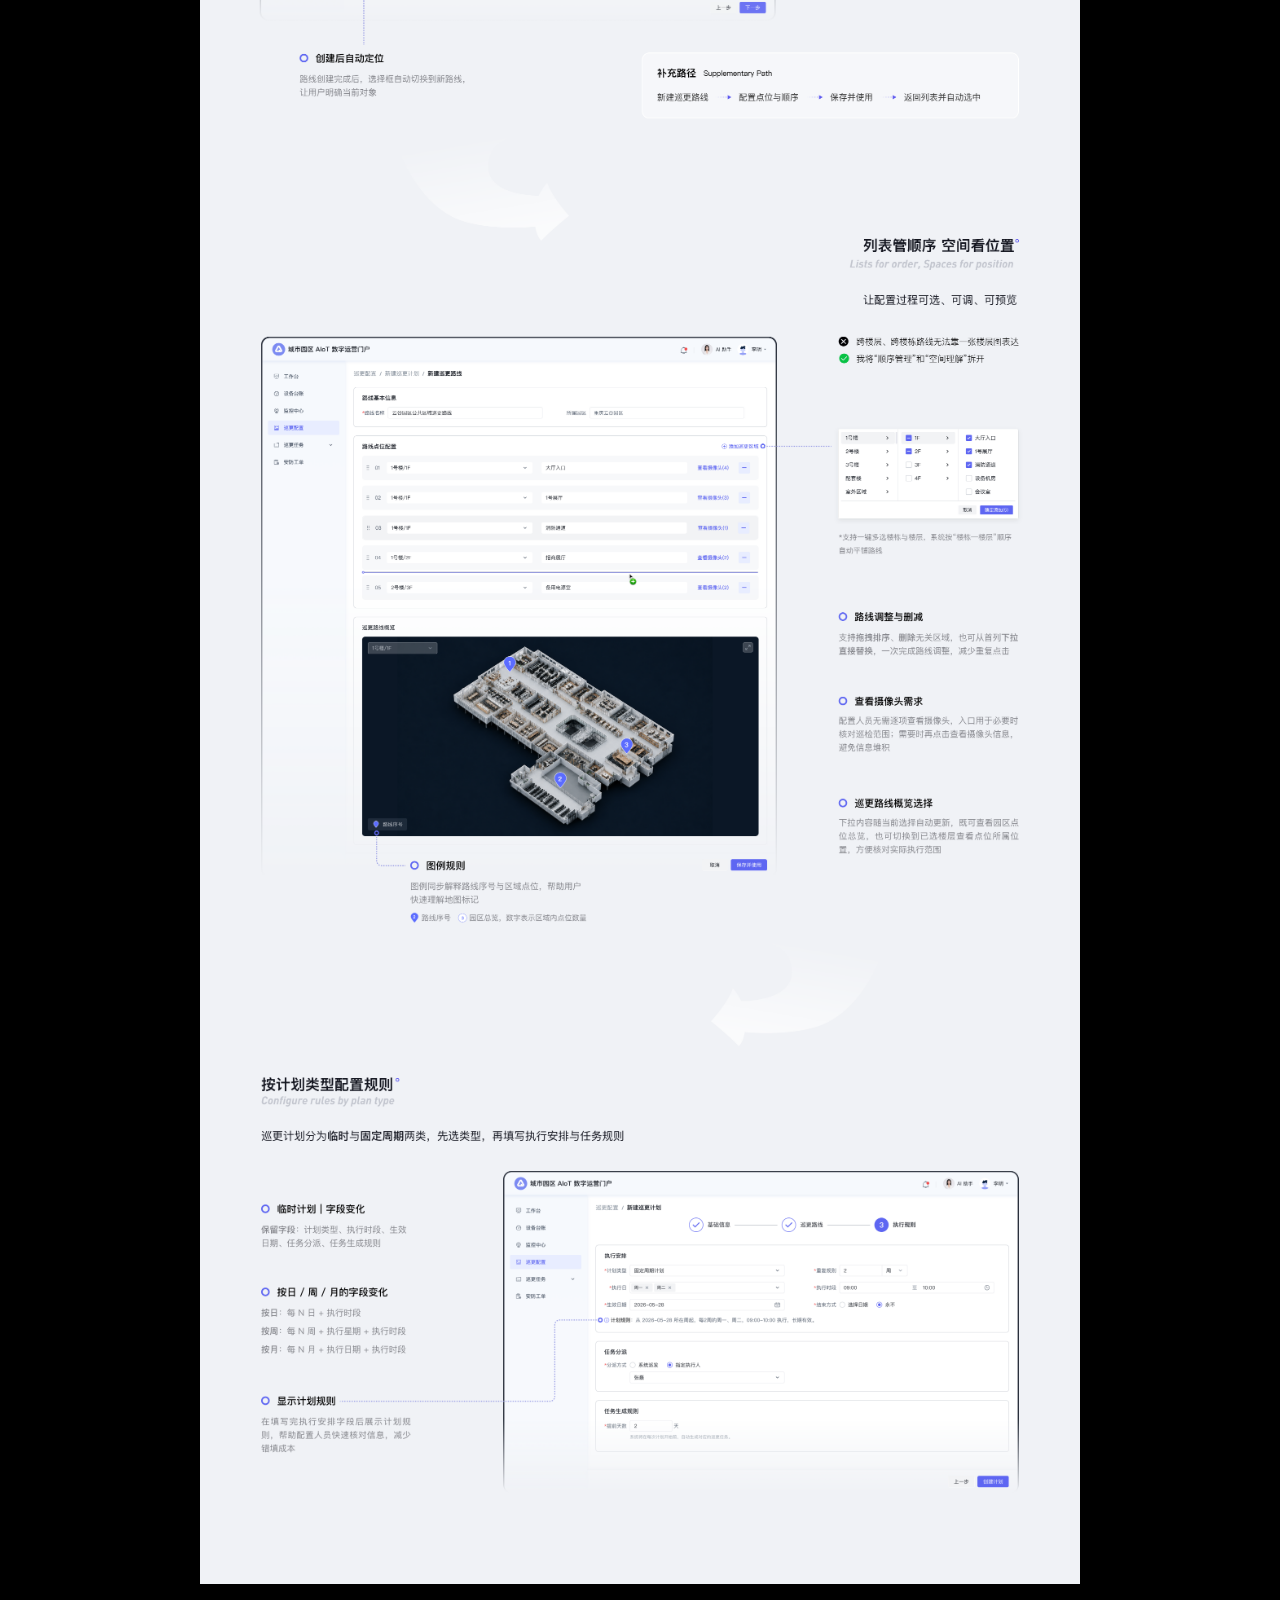
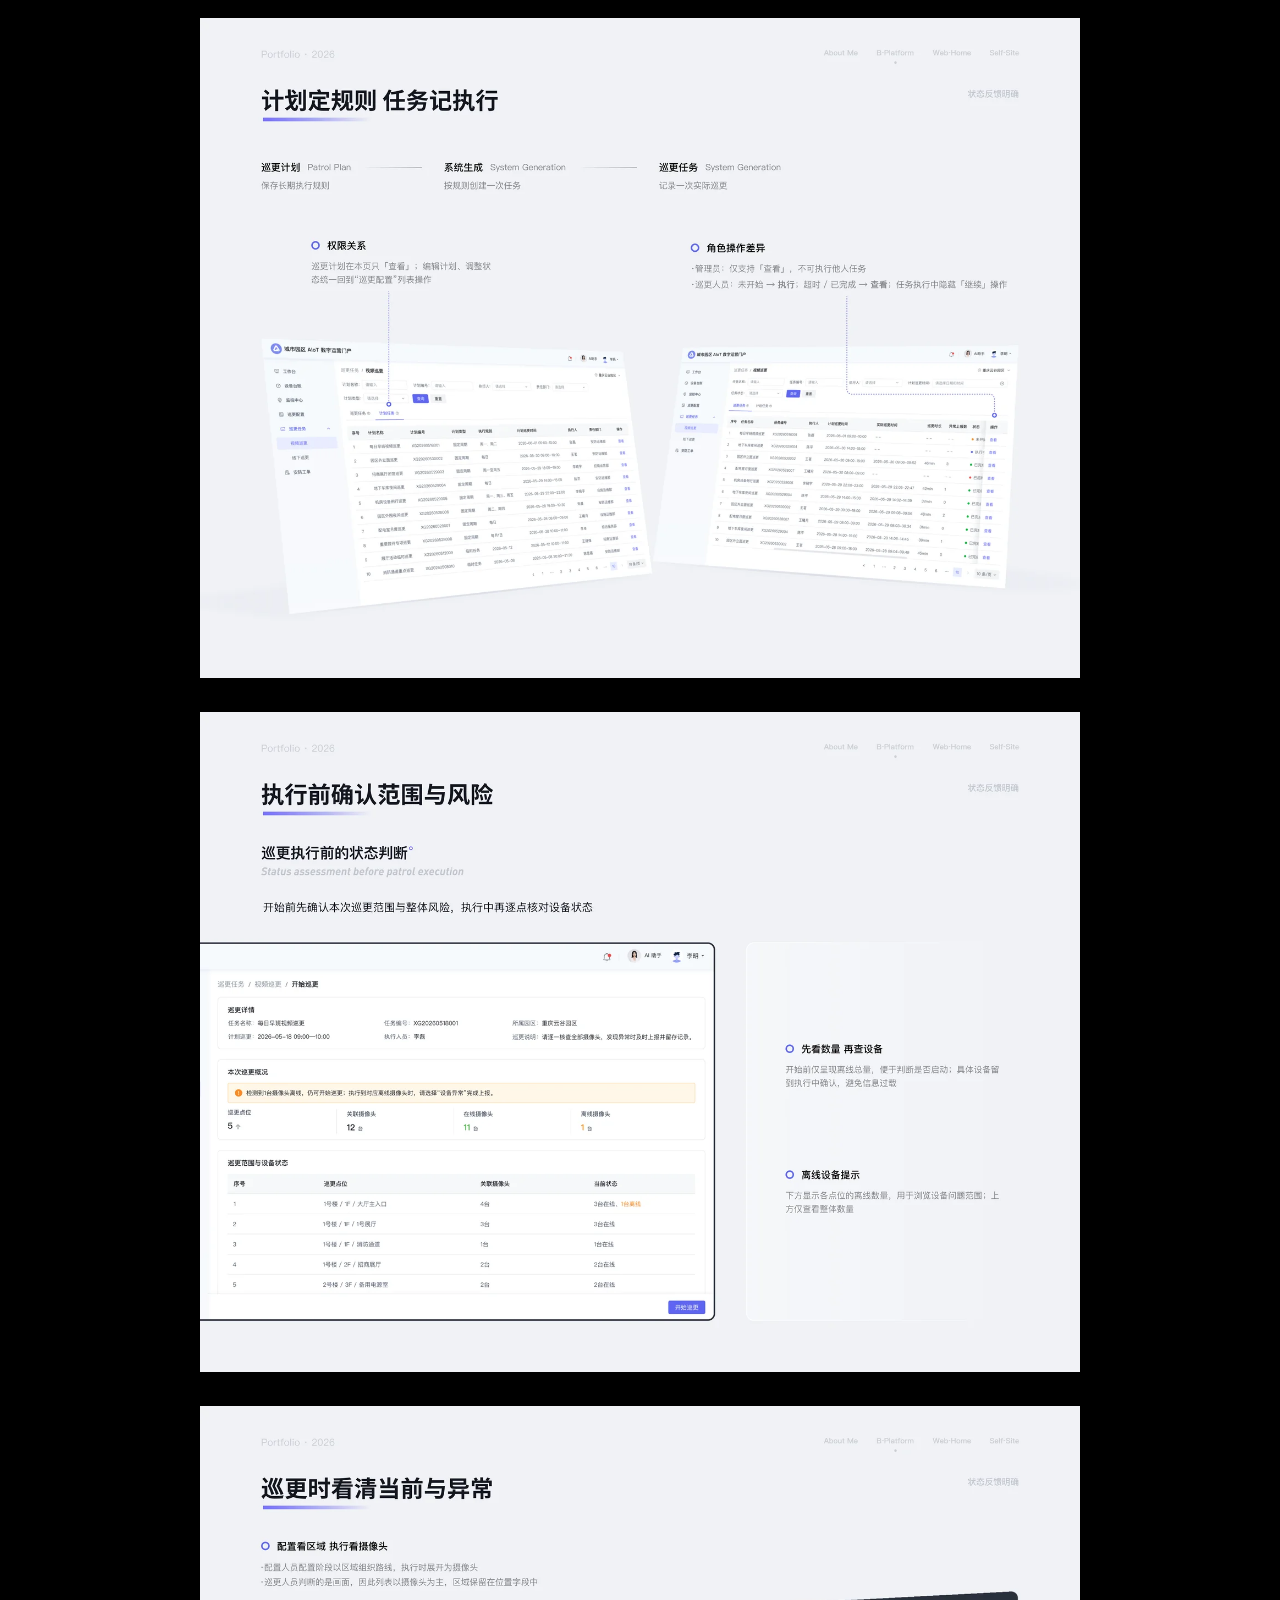
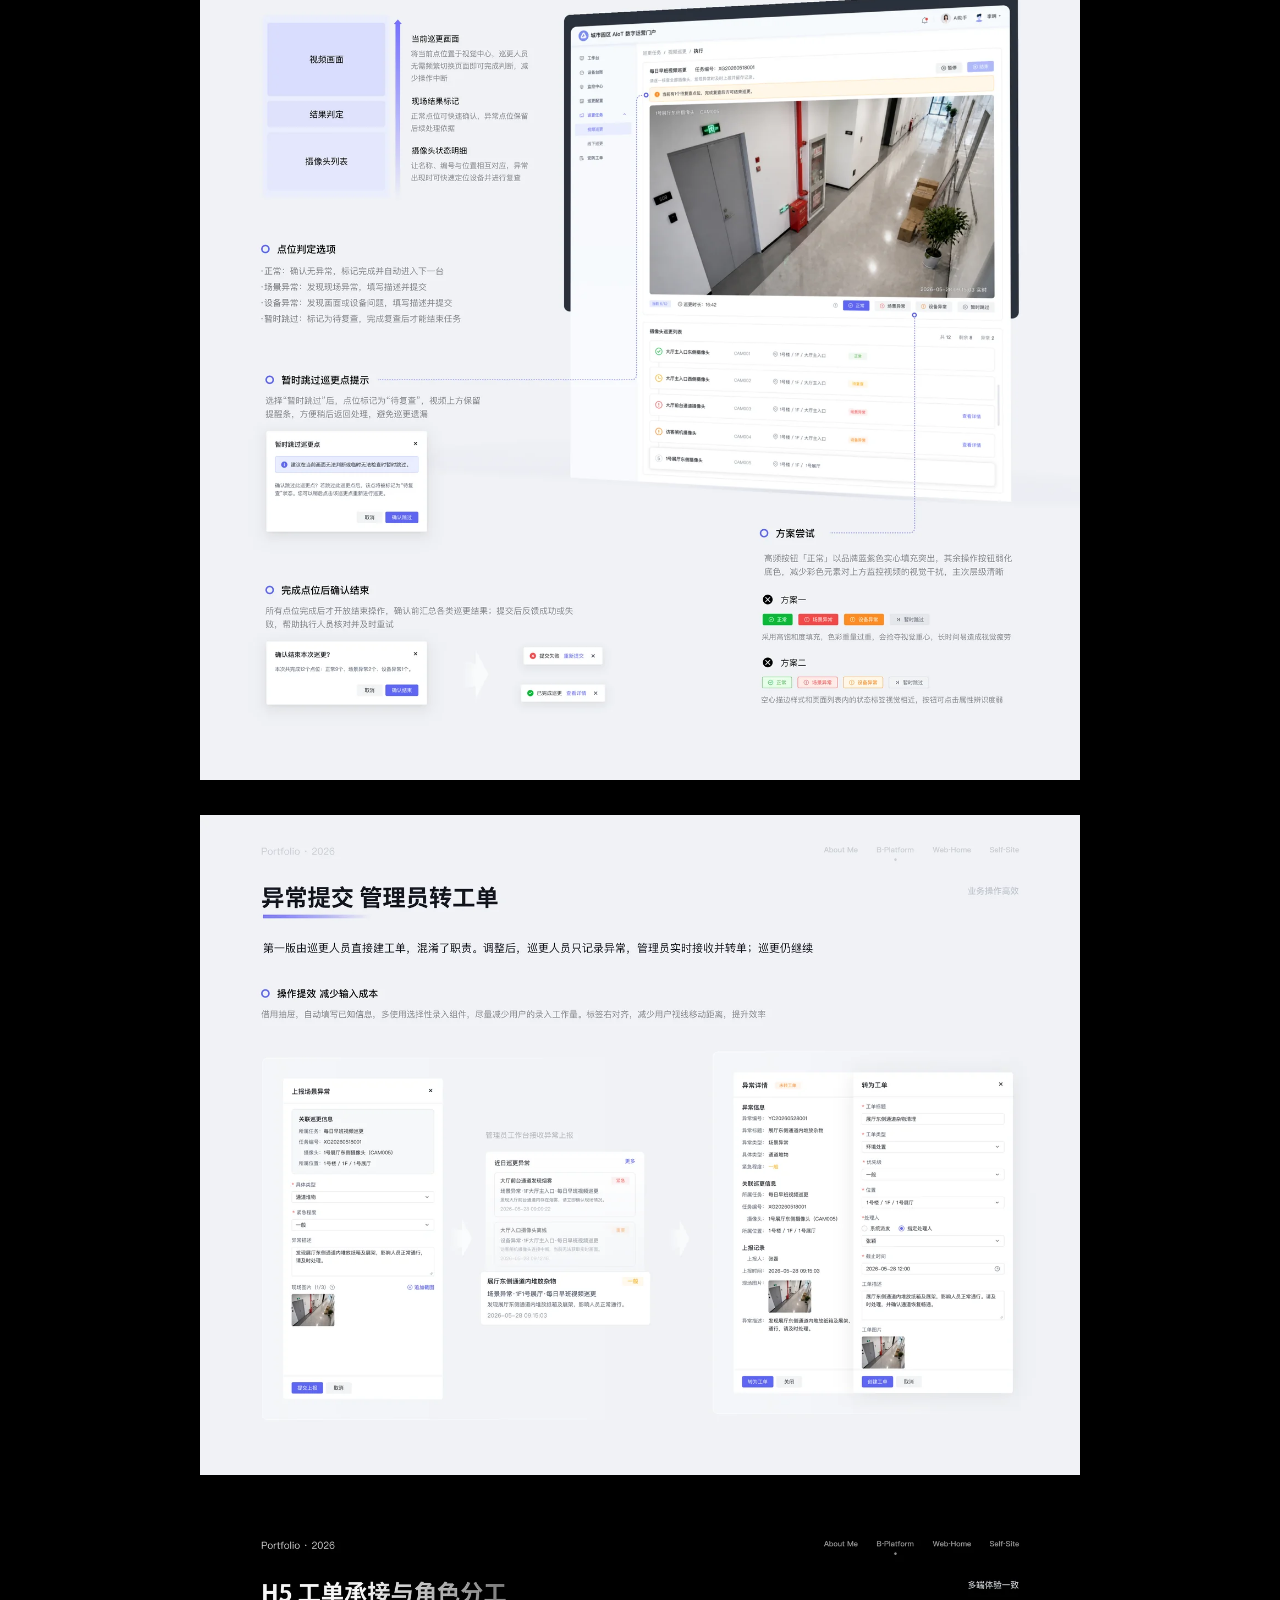
<file: aiot-platform/index.html>
<!doctype html>
<html lang="en-US">
<head>
  <meta charset="UTF-8">
  <meta name="viewport" content="width=device-width, initial-scale=1.0, viewport-fit=cover">
  <meta name="theme-color" content="#000000">
  <title>城市园区 AIoT 数字运营平台 - Liu Miao</title>
<meta name='robots' content='max-image-preview:large' />
	<style>img:is([sizes="auto" i], [sizes^="auto," i]) { contain-intrinsic-size: 3000px 1500px }</style>
	<link rel="icon" href="data:image/svg+xml,%3Csvg xmlns=&#039;http://www.w3.org/2000/svg&#039; viewBox=&#039;0 0 24 24&#039; fill=&#039;white&#039;%3E%3Cg transform=&#039;rotate(-30 12 12)&#039;%3E%3Ccircle cx=&#039;7.3&#039; cy=&#039;3.2&#039; r=&#039;1.45&#039;/%3E%3Crect x=&#039;5.5&#039; y=&#039;4.7&#039; width=&#039;3.6&#039; height=&#039;14.6&#039; rx=&#039;1.8&#039;/%3E%3Crect x=&#039;14.9&#039; y=&#039;4.7&#039; width=&#039;3.6&#039; height=&#039;14.6&#039; rx=&#039;1.8&#039;/%3E%3Ccircle cx=&#039;16.7&#039; cy=&#039;20.8&#039; r=&#039;1.45&#039;/%3E%3C/g%3E%3C/svg%3E"><link rel='stylesheet' id='wp-block-library-css' href='../wp-includes/css/dist/block-library/style.min.css?ver=6.8.3' media='all' />
<style id='classic-theme-styles-inline-css'>
/*! This file is auto-generated */
.wp-block-button__link{color:#fff;background-color:#32373c;border-radius:9999px;box-shadow:none;text-decoration:none;padding:calc(.667em + 2px) calc(1.333em + 2px);font-size:1.125em}.wp-block-file__button{background:#32373c;color:#fff;text-decoration:none}
</style>
<style id='global-styles-inline-css'>
:root{--wp--preset--aspect-ratio--square: 1;--wp--preset--aspect-ratio--4-3: 4/3;--wp--preset--aspect-ratio--3-4: 3/4;--wp--preset--aspect-ratio--3-2: 3/2;--wp--preset--aspect-ratio--2-3: 2/3;--wp--preset--aspect-ratio--16-9: 16/9;--wp--preset--aspect-ratio--9-16: 9/16;--wp--preset--color--black: #000000;--wp--preset--color--cyan-bluish-gray: #abb8c3;--wp--preset--color--white: #ffffff;--wp--preset--color--pale-pink: #f78da7;--wp--preset--color--vivid-red: #cf2e2e;--wp--preset--color--luminous-vivid-orange: #ff6900;--wp--preset--color--luminous-vivid-amber: #fcb900;--wp--preset--color--light-green-cyan: #7bdcb5;--wp--preset--color--vivid-green-cyan: #00d084;--wp--preset--color--pale-cyan-blue: #8ed1fc;--wp--preset--color--vivid-cyan-blue: #0693e3;--wp--preset--color--vivid-purple: #9b51e0;--wp--preset--gradient--vivid-cyan-blue-to-vivid-purple: linear-gradient(135deg,rgba(6,147,227,1) 0%,rgb(155,81,224) 100%);--wp--preset--gradient--light-green-cyan-to-vivid-green-cyan: linear-gradient(135deg,rgb(122,220,180) 0%,rgb(0,208,130) 100%);--wp--preset--gradient--luminous-vivid-amber-to-luminous-vivid-orange: linear-gradient(135deg,rgba(252,185,0,1) 0%,rgba(255,105,0,1) 100%);--wp--preset--gradient--luminous-vivid-orange-to-vivid-red: linear-gradient(135deg,rgba(255,105,0,1) 0%,rgb(207,46,46) 100%);--wp--preset--gradient--very-light-gray-to-cyan-bluish-gray: linear-gradient(135deg,rgb(238,238,238) 0%,rgb(169,184,195) 100%);--wp--preset--gradient--cool-to-warm-spectrum: linear-gradient(135deg,rgb(74,234,220) 0%,rgb(151,120,209) 20%,rgb(207,42,186) 40%,rgb(238,44,130) 60%,rgb(251,105,98) 80%,rgb(254,248,76) 100%);--wp--preset--gradient--blush-light-purple: linear-gradient(135deg,rgb(255,206,236) 0%,rgb(152,150,240) 100%);--wp--preset--gradient--blush-bordeaux: linear-gradient(135deg,rgb(254,205,165) 0%,rgb(254,45,45) 50%,rgb(107,0,62) 100%);--wp--preset--gradient--luminous-dusk: linear-gradient(135deg,rgb(255,203,112) 0%,rgb(199,81,192) 50%,rgb(65,88,208) 100%);--wp--preset--gradient--pale-ocean: linear-gradient(135deg,rgb(255,245,203) 0%,rgb(182,227,212) 50%,rgb(51,167,181) 100%);--wp--preset--gradient--electric-grass: linear-gradient(135deg,rgb(202,248,128) 0%,rgb(113,206,126) 100%);--wp--preset--gradient--midnight: linear-gradient(135deg,rgb(2,3,129) 0%,rgb(40,116,252) 100%);--wp--preset--font-size--small: 13px;--wp--preset--font-size--medium: 20px;--wp--preset--font-size--large: 36px;--wp--preset--font-size--x-large: 42px;--wp--preset--spacing--20: 0.44rem;--wp--preset--spacing--30: 0.67rem;--wp--preset--spacing--40: 1rem;--wp--preset--spacing--50: 1.5rem;--wp--preset--spacing--60: 2.25rem;--wp--preset--spacing--70: 3.38rem;--wp--preset--spacing--80: 5.06rem;--wp--preset--shadow--natural: 6px 6px 9px rgba(0, 0, 0, 0.2);--wp--preset--shadow--deep: 12px 12px 50px rgba(0, 0, 0, 0.4);--wp--preset--shadow--sharp: 6px 6px 0px rgba(0, 0, 0, 0.2);--wp--preset--shadow--outlined: 6px 6px 0px -3px rgba(255, 255, 255, 1), 6px 6px rgba(0, 0, 0, 1);--wp--preset--shadow--crisp: 6px 6px 0px rgba(0, 0, 0, 1);}:where(.is-layout-flex){gap: 0.5em;}:where(.is-layout-grid){gap: 0.5em;}body .is-layout-flex{display: flex;}.is-layout-flex{flex-wrap: wrap;align-items: center;}.is-layout-flex > :is(*, div){margin: 0;}body .is-layout-grid{display: grid;}.is-layout-grid > :is(*, div){margin: 0;}:where(.wp-block-columns.is-layout-flex){gap: 2em;}:where(.wp-block-columns.is-layout-grid){gap: 2em;}:where(.wp-block-post-template.is-layout-flex){gap: 1.25em;}:where(.wp-block-post-template.is-layout-grid){gap: 1.25em;}.has-black-color{color: var(--wp--preset--color--black) !important;}.has-cyan-bluish-gray-color{color: var(--wp--preset--color--cyan-bluish-gray) !important;}.has-white-color{color: var(--wp--preset--color--white) !important;}.has-pale-pink-color{color: var(--wp--preset--color--pale-pink) !important;}.has-vivid-red-color{color: var(--wp--preset--color--vivid-red) !important;}.has-luminous-vivid-orange-color{color: var(--wp--preset--color--luminous-vivid-orange) !important;}.has-luminous-vivid-amber-color{color: var(--wp--preset--color--luminous-vivid-amber) !important;}.has-light-green-cyan-color{color: var(--wp--preset--color--light-green-cyan) !important;}.has-vivid-green-cyan-color{color: var(--wp--preset--color--vivid-green-cyan) !important;}.has-pale-cyan-blue-color{color: var(--wp--preset--color--pale-cyan-blue) !important;}.has-vivid-cyan-blue-color{color: var(--wp--preset--color--vivid-cyan-blue) !important;}.has-vivid-purple-color{color: var(--wp--preset--color--vivid-purple) !important;}.has-black-background-color{background-color: var(--wp--preset--color--black) !important;}.has-cyan-bluish-gray-background-color{background-color: var(--wp--preset--color--cyan-bluish-gray) !important;}.has-white-background-color{background-color: var(--wp--preset--color--white) !important;}.has-pale-pink-background-color{background-color: var(--wp--preset--color--pale-pink) !important;}.has-vivid-red-background-color{background-color: var(--wp--preset--color--vivid-red) !important;}.has-luminous-vivid-orange-background-color{background-color: var(--wp--preset--color--luminous-vivid-orange) !important;}.has-luminous-vivid-amber-background-color{background-color: var(--wp--preset--color--luminous-vivid-amber) !important;}.has-light-green-cyan-background-color{background-color: var(--wp--preset--color--light-green-cyan) !important;}.has-vivid-green-cyan-background-color{background-color: var(--wp--preset--color--vivid-green-cyan) !important;}.has-pale-cyan-blue-background-color{background-color: var(--wp--preset--color--pale-cyan-blue) !important;}.has-vivid-cyan-blue-background-color{background-color: var(--wp--preset--color--vivid-cyan-blue) !important;}.has-vivid-purple-background-color{background-color: var(--wp--preset--color--vivid-purple) !important;}.has-black-border-color{border-color: var(--wp--preset--color--black) !important;}.has-cyan-bluish-gray-border-color{border-color: var(--wp--preset--color--cyan-bluish-gray) !important;}.has-white-border-color{border-color: var(--wp--preset--color--white) !important;}.has-pale-pink-border-color{border-color: var(--wp--preset--color--pale-pink) !important;}.has-vivid-red-border-color{border-color: var(--wp--preset--color--vivid-red) !important;}.has-luminous-vivid-orange-border-color{border-color: var(--wp--preset--color--luminous-vivid-orange) !important;}.has-luminous-vivid-amber-border-color{border-color: var(--wp--preset--color--luminous-vivid-amber) !important;}.has-light-green-cyan-border-color{border-color: var(--wp--preset--color--light-green-cyan) !important;}.has-vivid-green-cyan-border-color{border-color: var(--wp--preset--color--vivid-green-cyan) !important;}.has-pale-cyan-blue-border-color{border-color: var(--wp--preset--color--pale-cyan-blue) !important;}.has-vivid-cyan-blue-border-color{border-color: var(--wp--preset--color--vivid-cyan-blue) !important;}.has-vivid-purple-border-color{border-color: var(--wp--preset--color--vivid-purple) !important;}.has-vivid-cyan-blue-to-vivid-purple-gradient-background{background: var(--wp--preset--gradient--vivid-cyan-blue-to-vivid-purple) !important;}.has-light-green-cyan-to-vivid-green-cyan-gradient-background{background: var(--wp--preset--gradient--light-green-cyan-to-vivid-green-cyan) !important;}.has-luminous-vivid-amber-to-luminous-vivid-orange-gradient-background{background: var(--wp--preset--gradient--luminous-vivid-amber-to-luminous-vivid-orange) !important;}.has-luminous-vivid-orange-to-vivid-red-gradient-background{background: var(--wp--preset--gradient--luminous-vivid-orange-to-vivid-red) !important;}.has-very-light-gray-to-cyan-bluish-gray-gradient-background{background: var(--wp--preset--gradient--very-light-gray-to-cyan-bluish-gray) !important;}.has-cool-to-warm-spectrum-gradient-background{background: var(--wp--preset--gradient--cool-to-warm-spectrum) !important;}.has-blush-light-purple-gradient-background{background: var(--wp--preset--gradient--blush-light-purple) !important;}.has-blush-bordeaux-gradient-background{background: var(--wp--preset--gradient--blush-bordeaux) !important;}.has-luminous-dusk-gradient-background{background: var(--wp--preset--gradient--luminous-dusk) !important;}.has-pale-ocean-gradient-background{background: var(--wp--preset--gradient--pale-ocean) !important;}.has-electric-grass-gradient-background{background: var(--wp--preset--gradient--electric-grass) !important;}.has-midnight-gradient-background{background: var(--wp--preset--gradient--midnight) !important;}.has-small-font-size{font-size: var(--wp--preset--font-size--small) !important;}.has-medium-font-size{font-size: var(--wp--preset--font-size--medium) !important;}.has-large-font-size{font-size: var(--wp--preset--font-size--large) !important;}.has-x-large-font-size{font-size: var(--wp--preset--font-size--x-large) !important;}
:where(.wp-block-post-template.is-layout-flex){gap: 1.25em;}:where(.wp-block-post-template.is-layout-grid){gap: 1.25em;}
:where(.wp-block-columns.is-layout-flex){gap: 2em;}:where(.wp-block-columns.is-layout-grid){gap: 2em;}
:root :where(.wp-block-pullquote){font-size: 1.5em;line-height: 1.6;}
</style>
<link rel='stylesheet' id='portfolio-template-style-css' href='../wp-content/themes/portfolio-template-theme/style.css?ver=1788936933' media='all' />

<meta name="generator" content="WordPress 6.8.3" />
</head>
<body class="wp-embed-responsive wp-theme-portfolio-template-theme portfolio-page aiot-platform-detail-page" style="background:#000;color:#fff">
<a class="skip-link" href="#main-content">跳至主要内容</a>

<div class="grain" aria-hidden="true"></div>
<video class="hero-photo" autoplay muted loop playsinline preload="metadata" poster="../wp-content/themes/portfolio-template-theme/assets/hero-layout-1200.jpg?v=1788769050" aria-hidden="true" disablepictureinpicture>
  <source src="../wp-content/themes/portfolio-template-theme/assets/hero-background-h264.mp4?v=1788768054" type="video/mp4">
</video>

<div class="page">
  <div class="menu-backdrop" data-menu-backdrop aria-hidden="true"></div>
    <header class="header" data-site-header>
    <a class="logo appear appear--scale" href="../#top" aria-label="刘淼作品集首页">
      <svg class="logo-mark" viewBox="0 0 24 24" fill="currentColor" aria-hidden="true">
        <g transform="rotate(-30 12 12)">
          <circle cx="7.3" cy="3.2" r="1.45"></circle>
          <rect x="5.5" y="4.7" width="3.6" height="14.6" rx="1.8"></rect>
          <rect x="14.9" y="4.7" width="3.6" height="14.6" rx="1.8"></rect>
          <circle cx="16.7" cy="20.8" r="1.45"></circle>
        </g>
      </svg>
      <span>Liu Miao</span>
    </a>

          <div class="detail-actions" aria-label="页面操作">
                  <!-- Project Back always returns to its card; browser history can point at an unrelated standalone page. -->
          <a class="nav-link appear appear--scale" style="--d:.16s" href="../#case-aiot" data-project-back>Back</a>
                    <a class="btn btn-solid appear appear--scale" style="--d:.34s" href="../contact/?from=aiot-platform">Let's Talk</a>
              </div>
          </header>

  <main id="main-content" tabindex="-1">
    <span id="top" aria-hidden="true"></span>

<section class="aiot-platform-detail" aria-label="城市园区 AIoT 数字运营平台项目详情">
  <div class="aiot-platform-detail__gallery">
                <figure class="aiot-platform-detail__figure">
        <picture><source type="image/webp" srcset="../wp-content/themes/portfolio-template-theme/assets/portfolio-details/aiot-platform/05-1600.webp?v=1788766501"><img
          class="aiot-platform-detail__image"
          src="../wp-content/themes/portfolio-template-theme/assets/portfolio-details/aiot-platform/05-1600.jpg?v=1788769047"
          alt="城市园区 AIoT 数字运营平台项目展示 1"
          loading="eager"
          decoding="async"
          fetchpriority="high"          width="4320"
          height="3240"
        ></picture>      </figure>
                <figure class="aiot-platform-detail__figure">
        <picture><source type="image/webp" srcset="../wp-content/themes/portfolio-template-theme/assets/portfolio-details/aiot-platform/06-1600.webp?v=1788766502"><img
          class="aiot-platform-detail__image"
          src="../wp-content/themes/portfolio-template-theme/assets/portfolio-details/aiot-platform/06-1600.jpg?v=1788769047"
          alt="城市园区 AIoT 数字运营平台项目展示 2"
          loading="lazy"
          decoding="async"
                    width="4320"
          height="3240"
        ></picture>      </figure>
                <figure class="aiot-platform-detail__figure">
        <img
          class="aiot-platform-detail__image"
          src="../wp-content/themes/portfolio-template-theme/assets/portfolio-details/aiot-platform/07.png?v=1788787772"
          alt="城市园区 AIoT 数字运营平台项目展示 3"
          loading="lazy"
          decoding="async"
                    width="4320"
          height="3240"
        >      </figure>
                <figure class="aiot-platform-detail__figure">
        <picture><source type="image/webp" srcset="../wp-content/themes/portfolio-template-theme/assets/portfolio-details/aiot-platform/08-1600.webp?v=1788766503"><img
          class="aiot-platform-detail__image"
          src="../wp-content/themes/portfolio-template-theme/assets/portfolio-details/aiot-platform/08-1600.jpg?v=1788769047"
          alt="城市园区 AIoT 数字运营平台项目展示 4"
          loading="lazy"
          decoding="async"
                    width="4320"
          height="3240"
        ></picture>      </figure>
                <figure class="aiot-platform-detail__figure">
        <picture><source type="image/webp" srcset="../wp-content/themes/portfolio-template-theme/assets/portfolio-details/aiot-platform/09-1600.webp?v=1788766504"><img
          class="aiot-platform-detail__image"
          src="../wp-content/themes/portfolio-template-theme/assets/portfolio-details/aiot-platform/09-1600.jpg?v=1788769047"
          alt="城市园区 AIoT 数字运营平台项目展示 5"
          loading="lazy"
          decoding="async"
                    width="4320"
          height="3240"
        ></picture>      </figure>
                <figure class="aiot-platform-detail__figure">
        <picture><source type="image/webp" srcset="../wp-content/themes/portfolio-template-theme/assets/portfolio-details/aiot-platform/10-1600.webp?v=1788766504"><img
          class="aiot-platform-detail__image"
          src="../wp-content/themes/portfolio-template-theme/assets/portfolio-details/aiot-platform/10-1600.jpg?v=1788769047"
          alt="城市园区 AIoT 数字运营平台项目展示 6"
          loading="lazy"
          decoding="async"
                    width="4320"
          height="3240"
        ></picture>      </figure>
                <figure class="aiot-platform-detail__figure">
        <picture><source type="image/webp" srcset="../wp-content/themes/portfolio-template-theme/assets/portfolio-details/aiot-platform/11-1600.webp?v=1788766505"><img
          class="aiot-platform-detail__image"
          src="../wp-content/themes/portfolio-template-theme/assets/portfolio-details/aiot-platform/11-1600.jpg?v=1788769047"
          alt="城市园区 AIoT 数字运营平台项目展示 7"
          loading="lazy"
          decoding="async"
                    width="4320"
          height="3540"
        ></picture>      </figure>
                <figure class="aiot-platform-detail__figure">
        <picture><source type="image/webp" srcset="../wp-content/themes/portfolio-template-theme/assets/portfolio-details/aiot-platform/12-1600.webp?v=1788766505"><img
          class="aiot-platform-detail__image"
          src="../wp-content/themes/portfolio-template-theme/assets/portfolio-details/aiot-platform/12-1600.jpg?v=1788769047"
          alt="城市园区 AIoT 数字运营平台项目展示 8"
          loading="lazy"
          decoding="async"
                    width="4320"
          height="3240"
        ></picture>      </figure>
                <figure class="aiot-platform-detail__figure">
        <picture><source type="image/webp" srcset="../wp-content/themes/portfolio-template-theme/assets/portfolio-details/aiot-platform/13-1600.webp?v=1788766506"><img
          class="aiot-platform-detail__image"
          src="../wp-content/themes/portfolio-template-theme/assets/portfolio-details/aiot-platform/13-1600.jpg?v=1788769047"
          alt="城市园区 AIoT 数字运营平台项目展示 9"
          loading="lazy"
          decoding="async"
                    width="4320"
          height="3240"
        ></picture>      </figure>
                <figure class="aiot-platform-detail__figure">
        <picture><source type="image/webp" srcset="../wp-content/themes/portfolio-template-theme/assets/portfolio-details/aiot-platform/14-1600.webp?v=1788766506"><img
          class="aiot-platform-detail__image"
          src="../wp-content/themes/portfolio-template-theme/assets/portfolio-details/aiot-platform/14-1600.jpg?v=1788769047"
          alt="城市园区 AIoT 数字运营平台项目展示 10"
          loading="lazy"
          decoding="async"
                    width="4320"
          height="3240"
        ></picture>      </figure>
                <figure class="aiot-platform-detail__figure">
        <picture><source type="image/webp" srcset="../wp-content/themes/portfolio-template-theme/assets/portfolio-details/aiot-platform/15-1600.webp?v=1788766507"><img
          class="aiot-platform-detail__image"
          src="../wp-content/themes/portfolio-template-theme/assets/portfolio-details/aiot-platform/15-1600.jpg?v=1788769047"
          alt="城市园区 AIoT 数字运营平台项目展示 11"
          loading="lazy"
          decoding="async"
                    width="4320"
          height="3240"
        ></picture>      </figure>
                <figure class="aiot-platform-detail__figure">
        <picture><source type="image/webp" srcset="../wp-content/themes/portfolio-template-theme/assets/portfolio-details/aiot-platform/16-1600.webp?v=1788766507"><img
          class="aiot-platform-detail__image"
          src="../wp-content/themes/portfolio-template-theme/assets/portfolio-details/aiot-platform/16-1600.jpg?v=1788769047"
          alt="城市园区 AIoT 数字运营平台项目展示 12"
          loading="lazy"
          decoding="async"
                    width="4320"
          height="3240"
        ></picture>      </figure>
                <figure class="aiot-platform-detail__figure">
        <picture><source type="image/webp" srcset="../wp-content/themes/portfolio-template-theme/assets/portfolio-details/aiot-platform/17-1600.webp?v=1788766509"><img
          class="aiot-platform-detail__image"
          src="../wp-content/themes/portfolio-template-theme/assets/portfolio-details/aiot-platform/17-1600.jpg?v=1788769048"
          alt="城市园区 AIoT 数字运营平台项目展示 13"
          loading="lazy"
          decoding="async"
                    width="4320"
          height="7917"
        ></picture>      </figure>
                <figure class="aiot-platform-detail__figure">
        <img
          class="aiot-platform-detail__image"
          src="../wp-content/themes/portfolio-template-theme/assets/portfolio-details/aiot-platform/18.png?v=1788790814"
          alt="城市园区 AIoT 数字运营平台项目展示 14"
          loading="lazy"
          decoding="async"
                    width="4320"
          height="13014"
        >      </figure>
                <figure class="aiot-platform-detail__figure">
        <picture><source type="image/webp" srcset="../wp-content/themes/portfolio-template-theme/assets/portfolio-details/aiot-platform/19-1600.webp?v=1788766511"><img
          class="aiot-platform-detail__image"
          src="../wp-content/themes/portfolio-template-theme/assets/portfolio-details/aiot-platform/19-1600.jpg?v=1788769048"
          alt="城市园区 AIoT 数字运营平台项目展示 15"
          loading="lazy"
          decoding="async"
                    width="4320"
          height="3240"
        ></picture>      </figure>
                <figure class="aiot-platform-detail__figure">
        <picture><source type="image/webp" srcset="../wp-content/themes/portfolio-template-theme/assets/portfolio-details/aiot-platform/20-1600.webp?v=1788766512"><img
          class="aiot-platform-detail__image"
          src="../wp-content/themes/portfolio-template-theme/assets/portfolio-details/aiot-platform/20-1600.jpg?v=1788769048"
          alt="城市园区 AIoT 数字运营平台项目展示 16"
          loading="lazy"
          decoding="async"
                    width="4320"
          height="3240"
        ></picture>      </figure>
                <figure class="aiot-platform-detail__figure">
        <picture><source type="image/webp" srcset="../wp-content/themes/portfolio-template-theme/assets/portfolio-details/aiot-platform/21-1600.webp?v=1788766512"><img
          class="aiot-platform-detail__image"
          src="../wp-content/themes/portfolio-template-theme/assets/portfolio-details/aiot-platform/21-1600.jpg?v=1788769048"
          alt="城市园区 AIoT 数字运营平台项目展示 17"
          loading="lazy"
          decoding="async"
                    width="4320"
          height="4782"
        ></picture>      </figure>
                <figure class="aiot-platform-detail__figure">
        <picture><source type="image/webp" srcset="../wp-content/themes/portfolio-template-theme/assets/portfolio-details/aiot-platform/22-1600.webp?v=1788766513"><img
          class="aiot-platform-detail__image"
          src="../wp-content/themes/portfolio-template-theme/assets/portfolio-details/aiot-platform/22-1600.jpg?v=1788769048"
          alt="城市园区 AIoT 数字运营平台项目展示 18"
          loading="lazy"
          decoding="async"
                    width="4320"
          height="3240"
        ></picture>      </figure>
                <figure class="aiot-platform-detail__figure">
        <picture><source type="image/webp" srcset="../wp-content/themes/portfolio-template-theme/assets/portfolio-details/aiot-platform/23-1600.webp?v=1788766514"><img
          class="aiot-platform-detail__image"
          src="../wp-content/themes/portfolio-template-theme/assets/portfolio-details/aiot-platform/23-1600.jpg?v=1788769048"
          alt="城市园区 AIoT 数字运营平台项目展示 19"
          loading="lazy"
          decoding="async"
                    width="4320"
          height="8442"
        ></picture>      </figure>
                <figure class="aiot-platform-detail__figure">
        <picture><source type="image/webp" srcset="../wp-content/themes/portfolio-template-theme/assets/portfolio-details/aiot-platform/24-1600.webp?v=1788766515"><img
          class="aiot-platform-detail__image"
          src="../wp-content/themes/portfolio-template-theme/assets/portfolio-details/aiot-platform/24-1600.jpg?v=1788769048"
          alt="城市园区 AIoT 数字运营平台项目展示 20"
          loading="lazy"
          decoding="async"
                    width="4320"
          height="3240"
        ></picture>      </figure>
      </div>
</section>

    </main>

      </div>
</div>
<script type="speculationrules">
{"prefetch":[{"source":"document","where":{"and":[{"href_matches":"\/*"},{"not":{"href_matches":["\/wp-*.php","\/wp-admin\/*","\/wp-content\/uploads\/*","\/wp-content\/*","\/wp-content\/plugins\/*","\/wp-content\/themes\/portfolio-template-theme\/*","\/*\\?(.+)"]}},{"not":{"selector_matches":"a[rel~=\"nofollow\"]"}},{"not":{"selector_matches":".no-prefetch, .no-prefetch a"}}]},"eagerness":"conservative"}]}
</script>
<script src="../wp-content/themes/portfolio-template-theme/assets/portfolio-motion.js?ver=1788936933" id="portfolio-template-motion-js"></script>
</body>
</html>
</file>
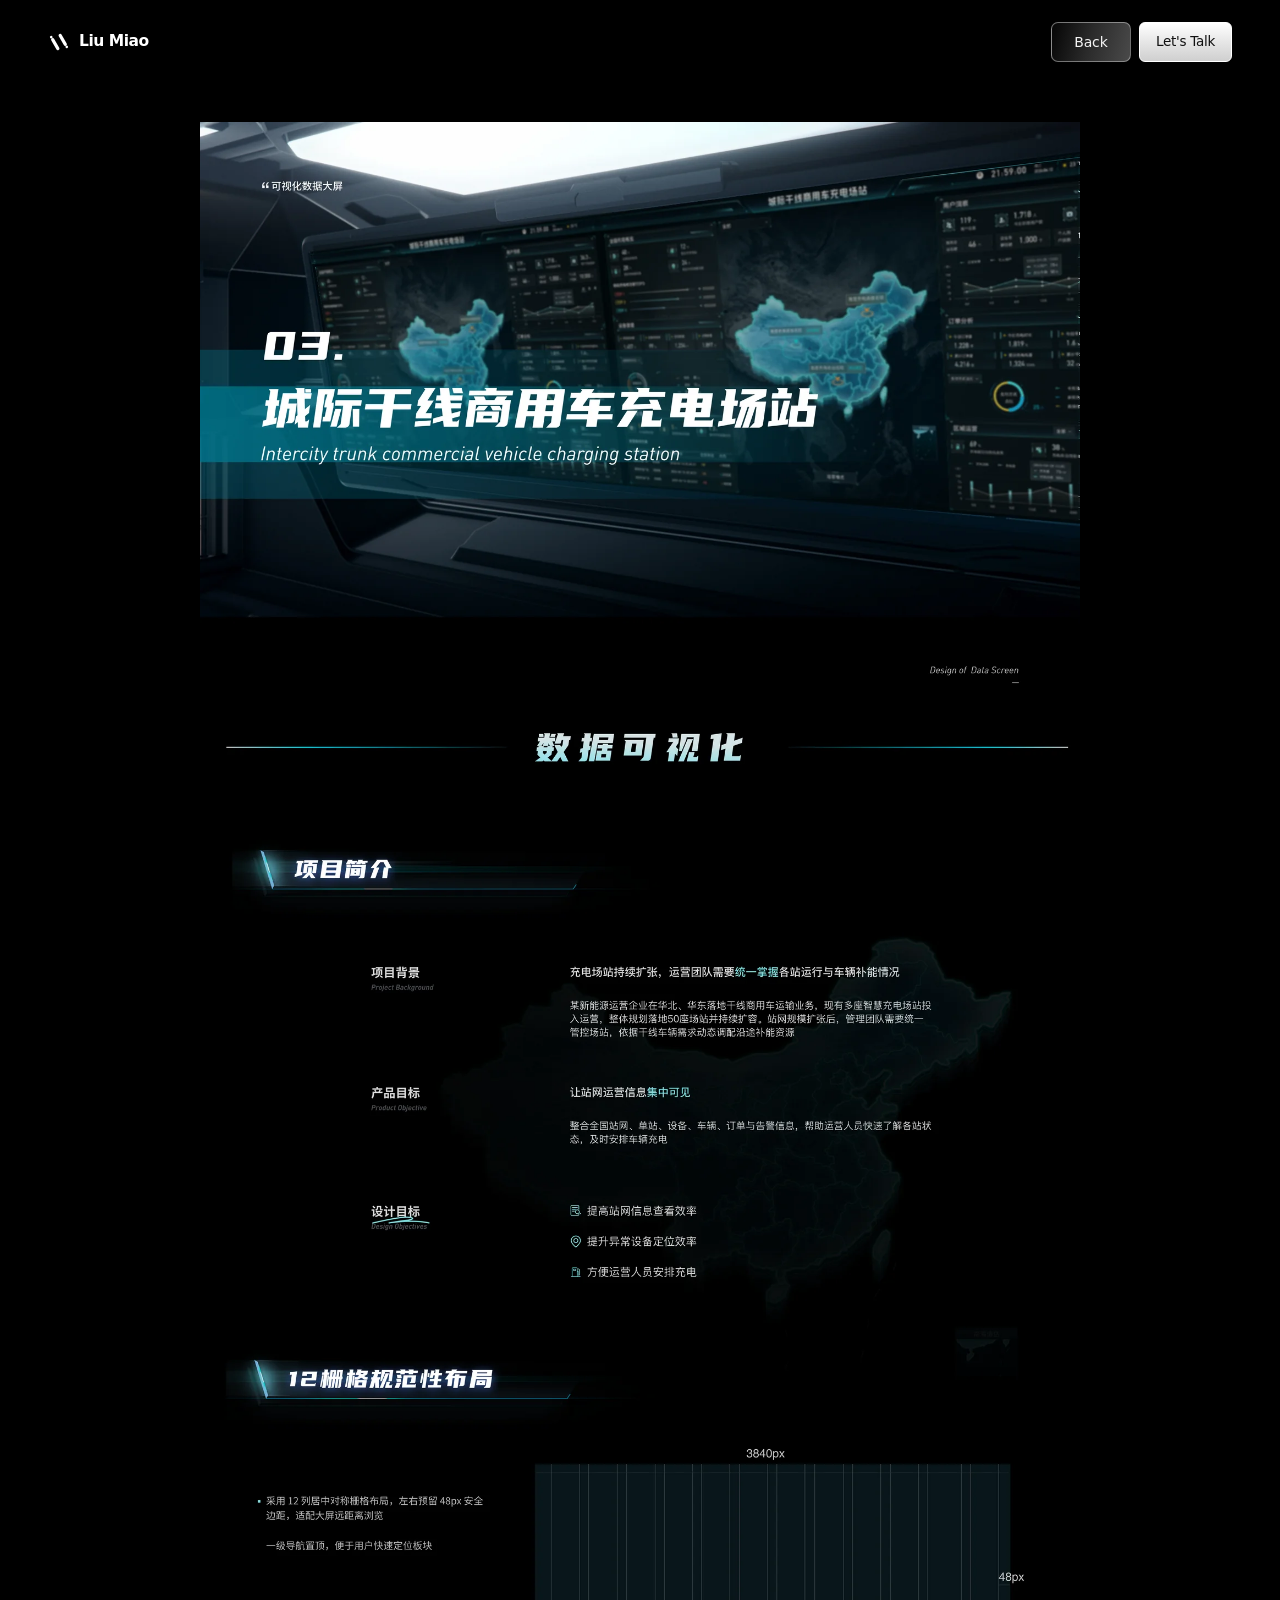
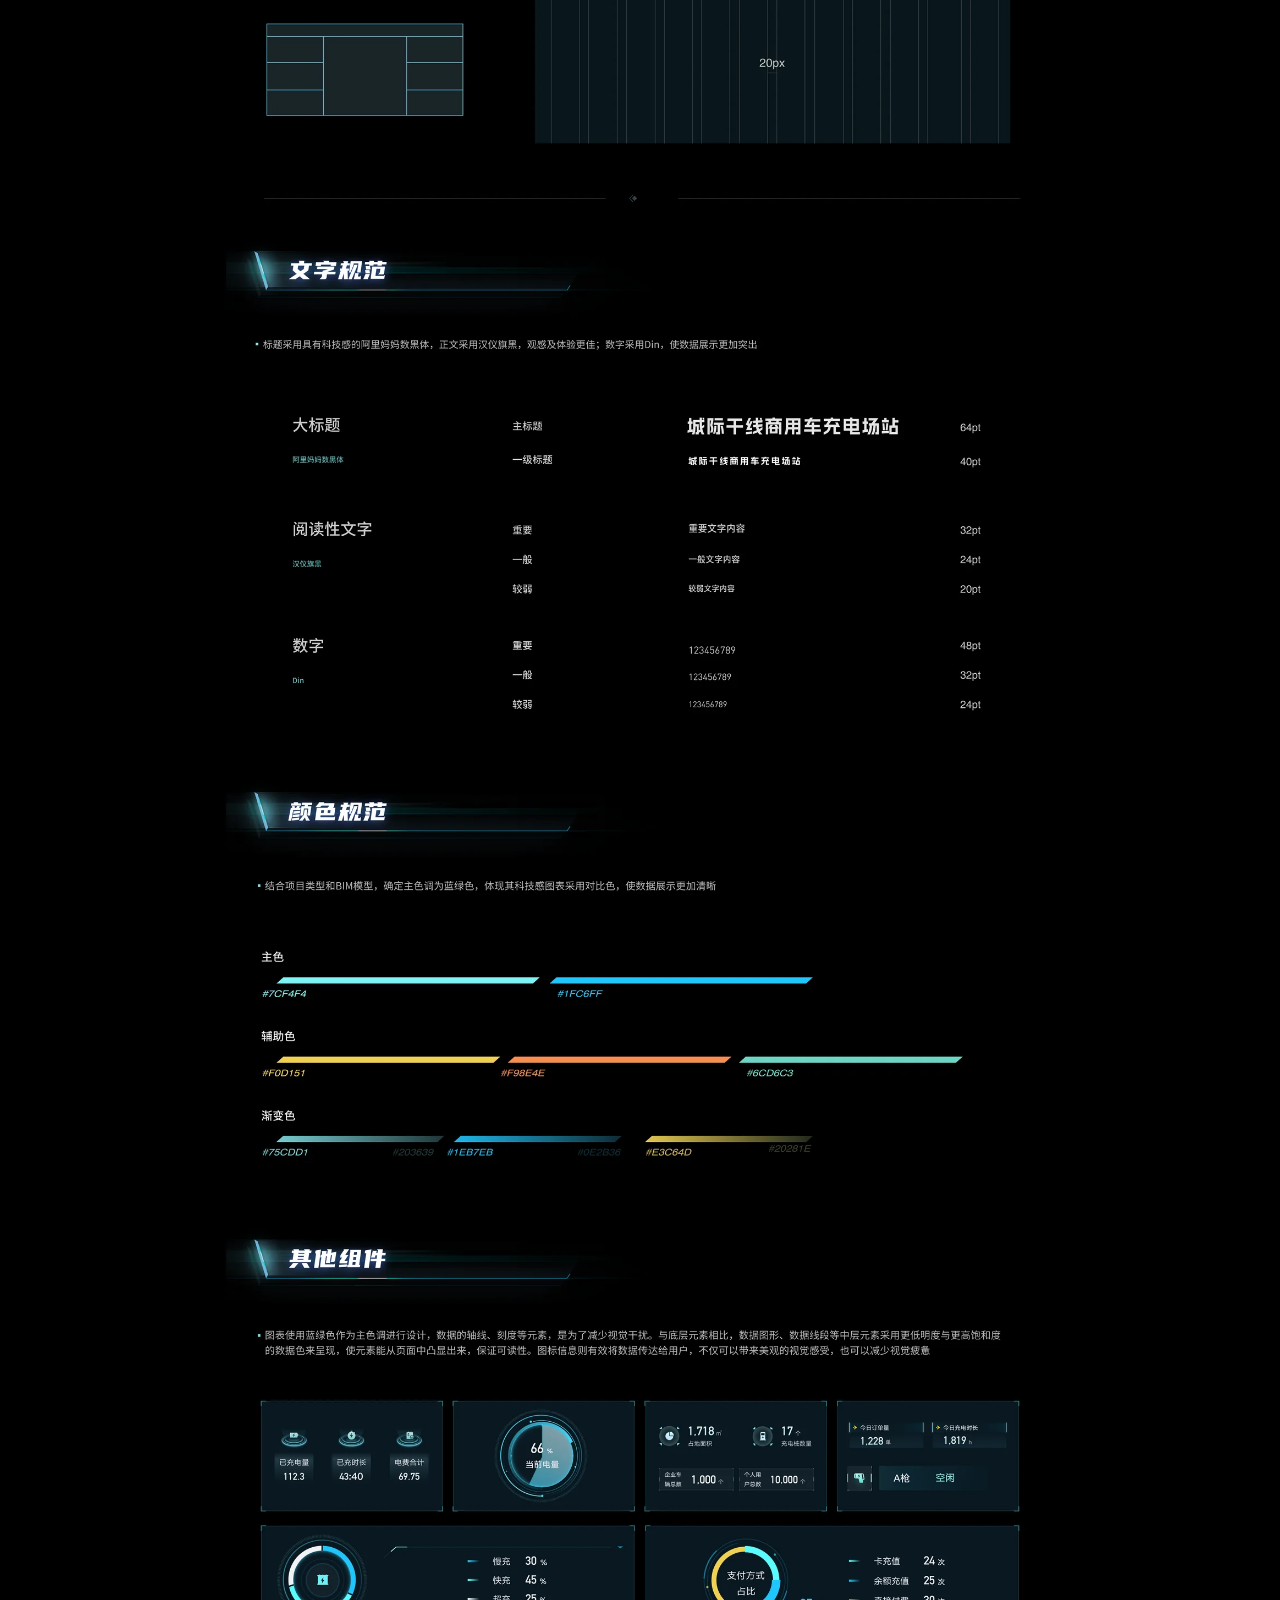
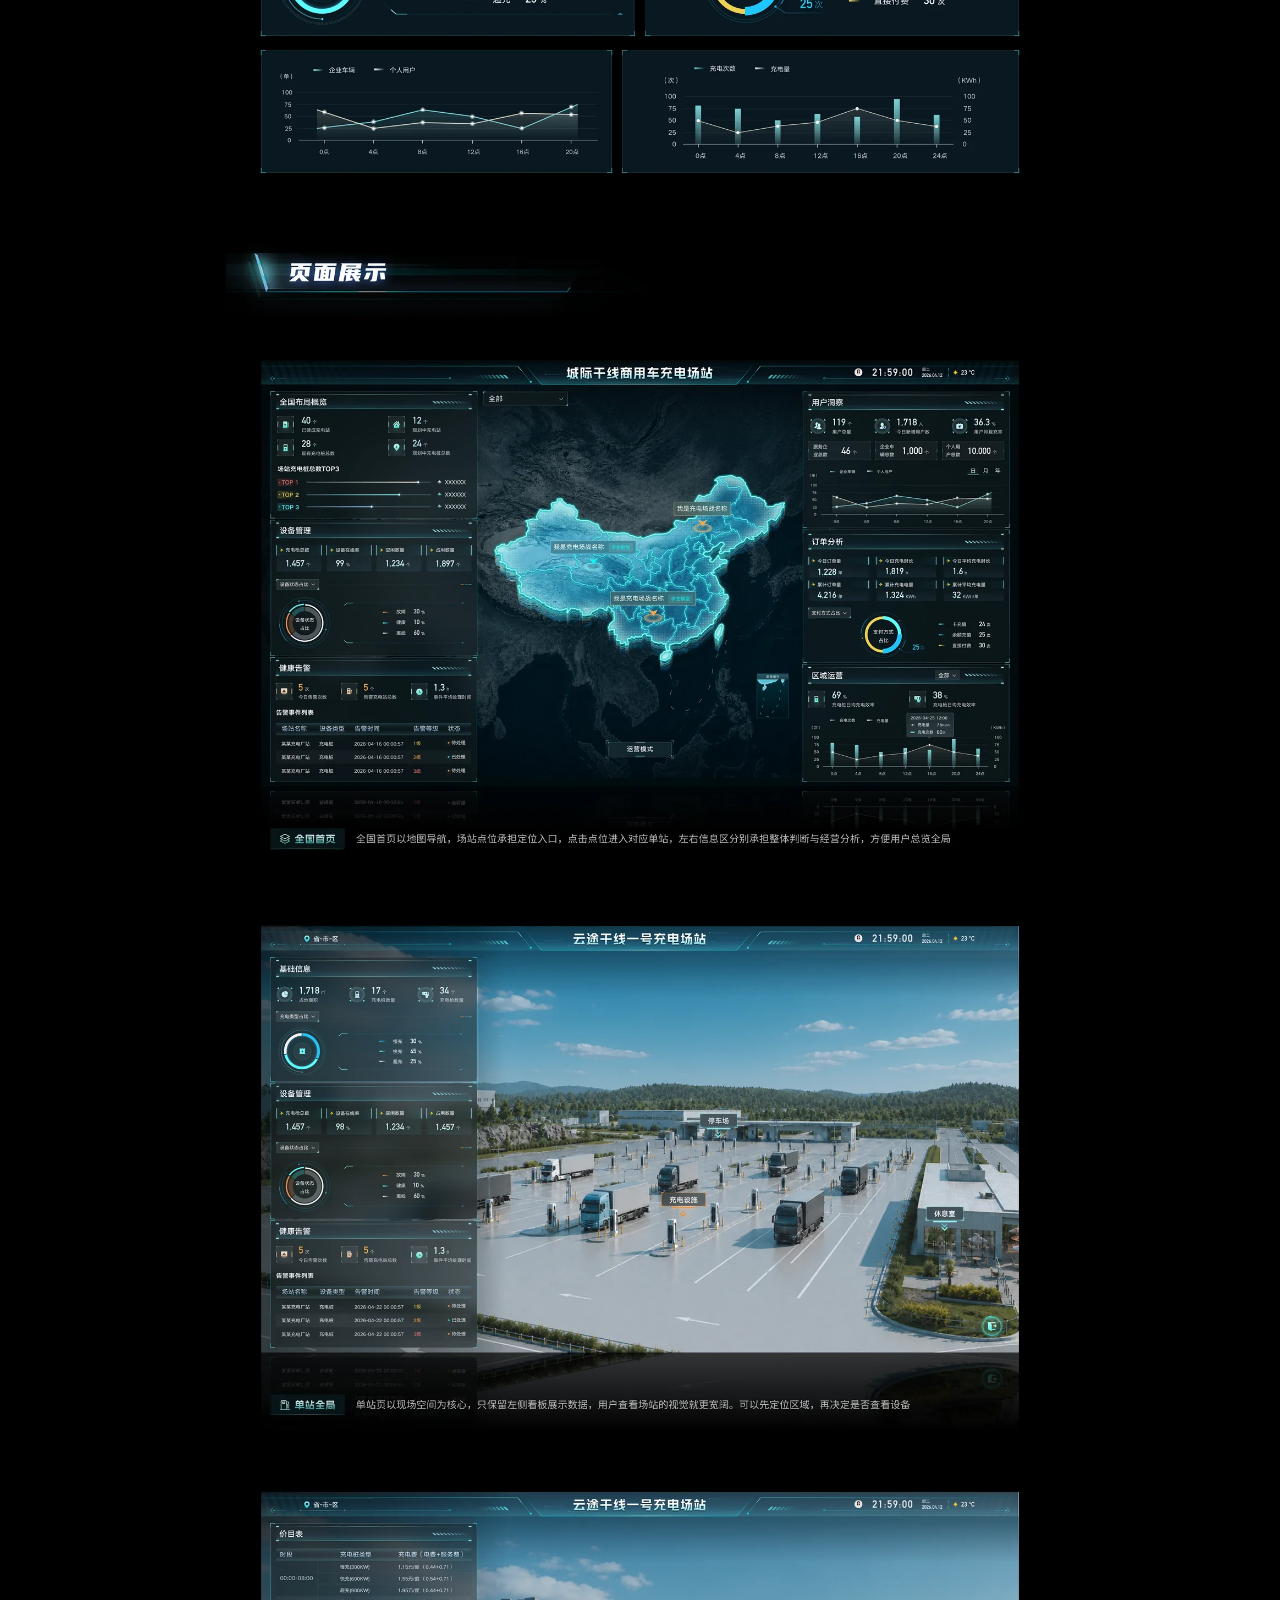
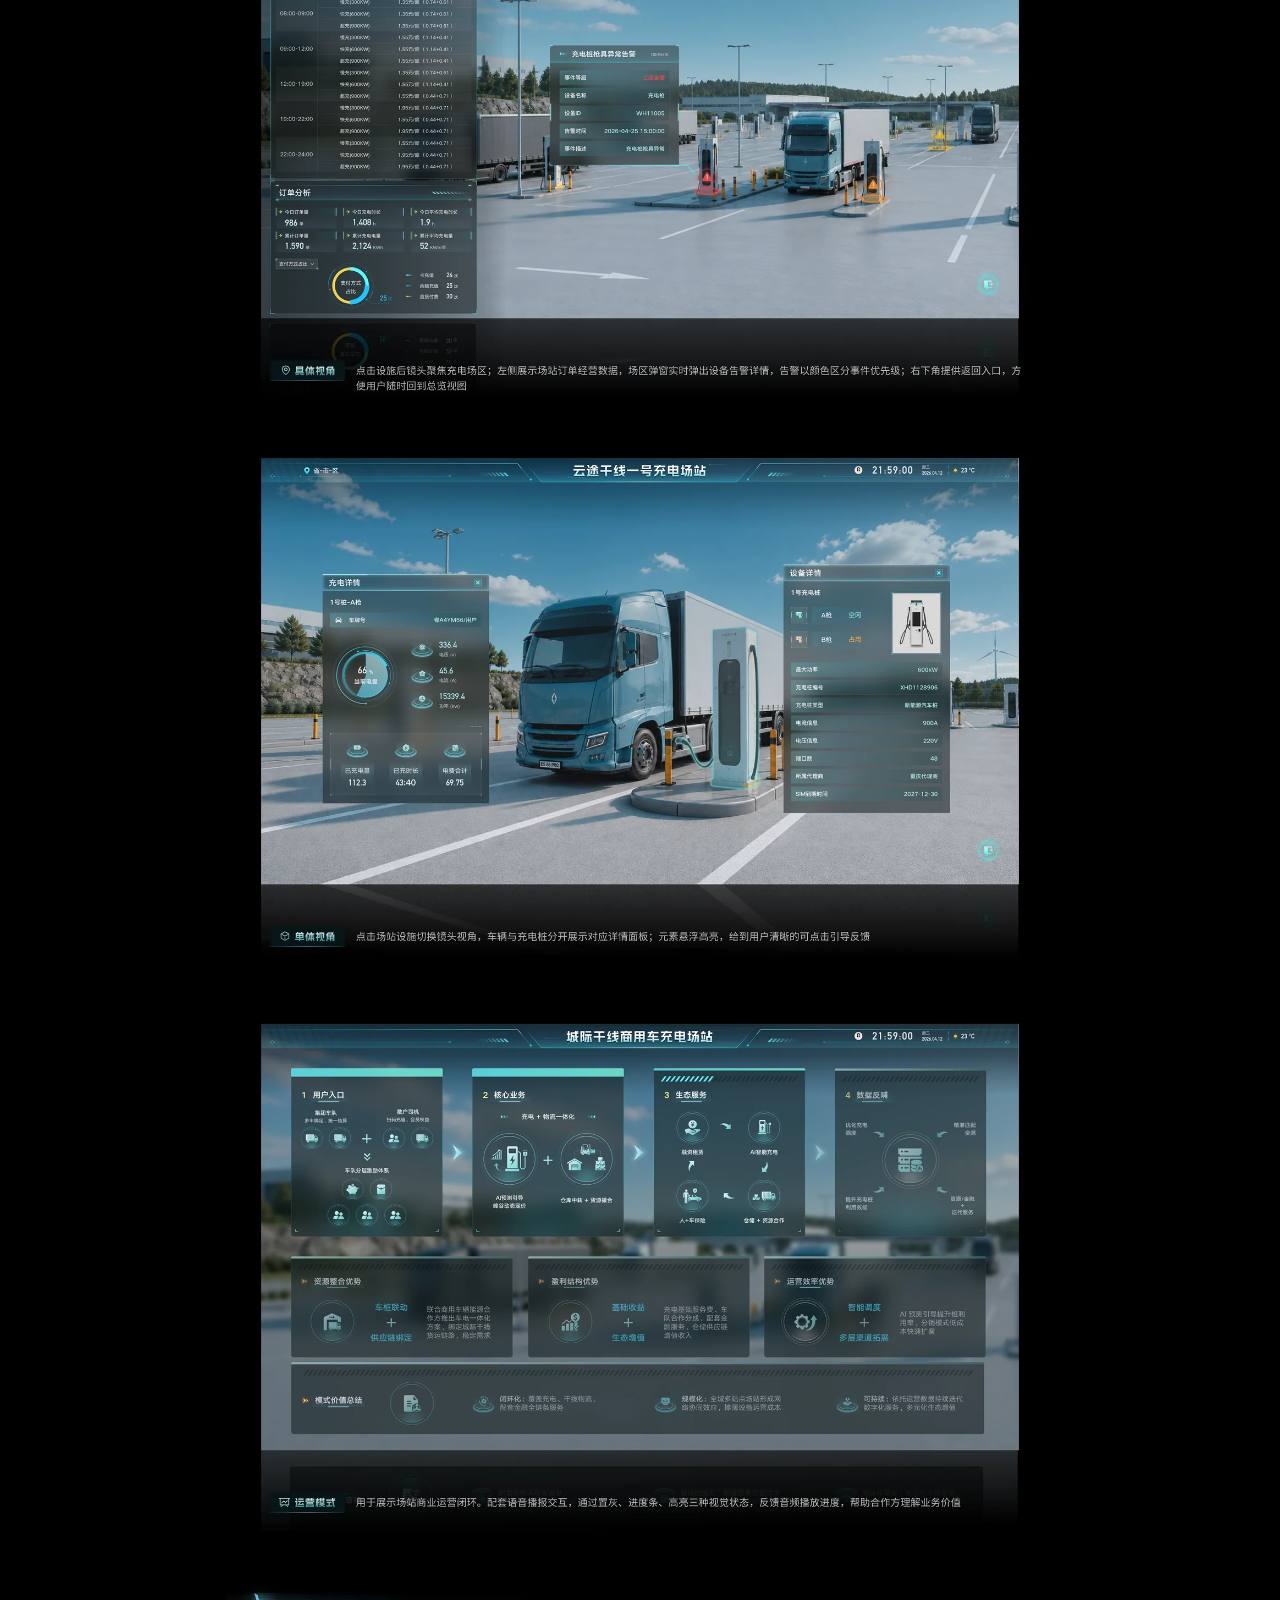
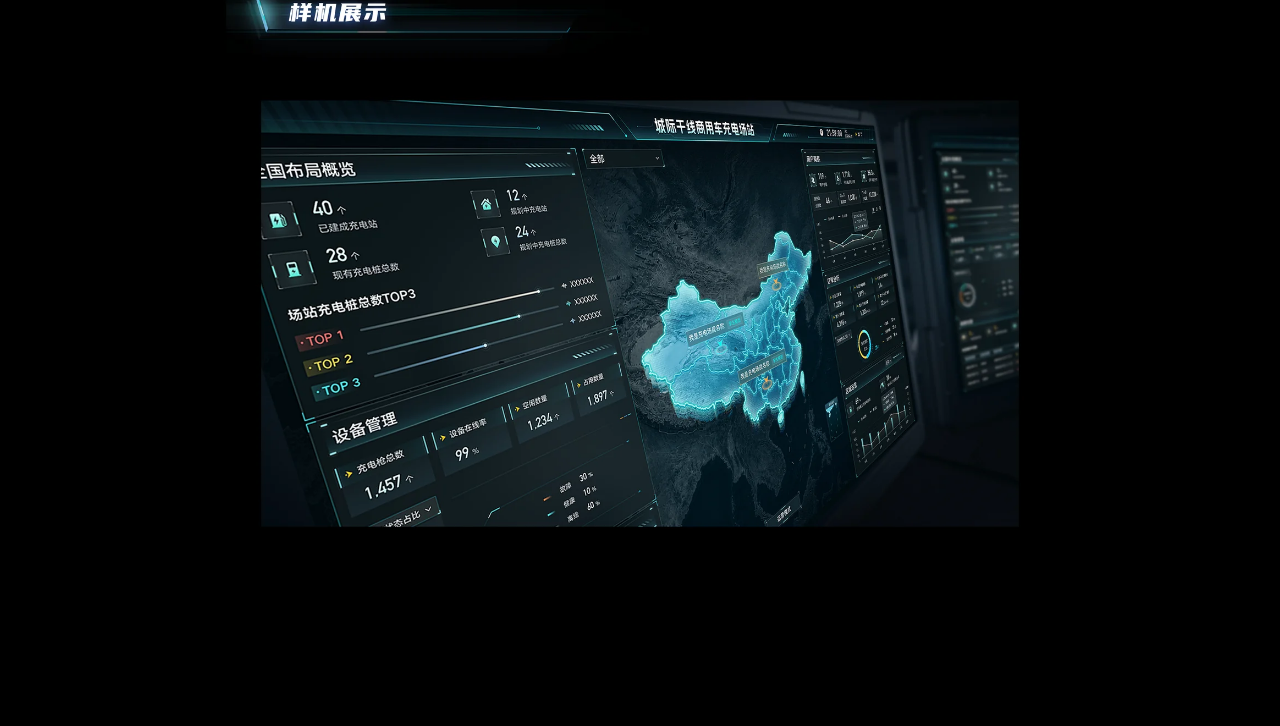
<file: charging-station/index.html>
<!doctype html>
<html lang="en-US">
<head>
  <meta charset="UTF-8">
  <meta name="viewport" content="width=device-width, initial-scale=1.0, viewport-fit=cover">
  <meta name="theme-color" content="#000000">
  <title>城际干线商用车充电场站 - Liu Miao</title>
<meta name='robots' content='max-image-preview:large' />
	<style>img:is([sizes="auto" i], [sizes^="auto," i]) { contain-intrinsic-size: 3000px 1500px }</style>
	<link rel="icon" href="data:image/svg+xml,%3Csvg xmlns=&#039;http://www.w3.org/2000/svg&#039; viewBox=&#039;0 0 24 24&#039; fill=&#039;white&#039;%3E%3Cg transform=&#039;rotate(-30 12 12)&#039;%3E%3Ccircle cx=&#039;7.3&#039; cy=&#039;3.2&#039; r=&#039;1.45&#039;/%3E%3Crect x=&#039;5.5&#039; y=&#039;4.7&#039; width=&#039;3.6&#039; height=&#039;14.6&#039; rx=&#039;1.8&#039;/%3E%3Crect x=&#039;14.9&#039; y=&#039;4.7&#039; width=&#039;3.6&#039; height=&#039;14.6&#039; rx=&#039;1.8&#039;/%3E%3Ccircle cx=&#039;16.7&#039; cy=&#039;20.8&#039; r=&#039;1.45&#039;/%3E%3C/g%3E%3C/svg%3E"><link rel='stylesheet' id='wp-block-library-css' href='../wp-includes/css/dist/block-library/style.min.css?ver=6.8.3' media='all' />
<style id='classic-theme-styles-inline-css'>
/*! This file is auto-generated */
.wp-block-button__link{color:#fff;background-color:#32373c;border-radius:9999px;box-shadow:none;text-decoration:none;padding:calc(.667em + 2px) calc(1.333em + 2px);font-size:1.125em}.wp-block-file__button{background:#32373c;color:#fff;text-decoration:none}
</style>
<style id='global-styles-inline-css'>
:root{--wp--preset--aspect-ratio--square: 1;--wp--preset--aspect-ratio--4-3: 4/3;--wp--preset--aspect-ratio--3-4: 3/4;--wp--preset--aspect-ratio--3-2: 3/2;--wp--preset--aspect-ratio--2-3: 2/3;--wp--preset--aspect-ratio--16-9: 16/9;--wp--preset--aspect-ratio--9-16: 9/16;--wp--preset--color--black: #000000;--wp--preset--color--cyan-bluish-gray: #abb8c3;--wp--preset--color--white: #ffffff;--wp--preset--color--pale-pink: #f78da7;--wp--preset--color--vivid-red: #cf2e2e;--wp--preset--color--luminous-vivid-orange: #ff6900;--wp--preset--color--luminous-vivid-amber: #fcb900;--wp--preset--color--light-green-cyan: #7bdcb5;--wp--preset--color--vivid-green-cyan: #00d084;--wp--preset--color--pale-cyan-blue: #8ed1fc;--wp--preset--color--vivid-cyan-blue: #0693e3;--wp--preset--color--vivid-purple: #9b51e0;--wp--preset--gradient--vivid-cyan-blue-to-vivid-purple: linear-gradient(135deg,rgba(6,147,227,1) 0%,rgb(155,81,224) 100%);--wp--preset--gradient--light-green-cyan-to-vivid-green-cyan: linear-gradient(135deg,rgb(122,220,180) 0%,rgb(0,208,130) 100%);--wp--preset--gradient--luminous-vivid-amber-to-luminous-vivid-orange: linear-gradient(135deg,rgba(252,185,0,1) 0%,rgba(255,105,0,1) 100%);--wp--preset--gradient--luminous-vivid-orange-to-vivid-red: linear-gradient(135deg,rgba(255,105,0,1) 0%,rgb(207,46,46) 100%);--wp--preset--gradient--very-light-gray-to-cyan-bluish-gray: linear-gradient(135deg,rgb(238,238,238) 0%,rgb(169,184,195) 100%);--wp--preset--gradient--cool-to-warm-spectrum: linear-gradient(135deg,rgb(74,234,220) 0%,rgb(151,120,209) 20%,rgb(207,42,186) 40%,rgb(238,44,130) 60%,rgb(251,105,98) 80%,rgb(254,248,76) 100%);--wp--preset--gradient--blush-light-purple: linear-gradient(135deg,rgb(255,206,236) 0%,rgb(152,150,240) 100%);--wp--preset--gradient--blush-bordeaux: linear-gradient(135deg,rgb(254,205,165) 0%,rgb(254,45,45) 50%,rgb(107,0,62) 100%);--wp--preset--gradient--luminous-dusk: linear-gradient(135deg,rgb(255,203,112) 0%,rgb(199,81,192) 50%,rgb(65,88,208) 100%);--wp--preset--gradient--pale-ocean: linear-gradient(135deg,rgb(255,245,203) 0%,rgb(182,227,212) 50%,rgb(51,167,181) 100%);--wp--preset--gradient--electric-grass: linear-gradient(135deg,rgb(202,248,128) 0%,rgb(113,206,126) 100%);--wp--preset--gradient--midnight: linear-gradient(135deg,rgb(2,3,129) 0%,rgb(40,116,252) 100%);--wp--preset--font-size--small: 13px;--wp--preset--font-size--medium: 20px;--wp--preset--font-size--large: 36px;--wp--preset--font-size--x-large: 42px;--wp--preset--spacing--20: 0.44rem;--wp--preset--spacing--30: 0.67rem;--wp--preset--spacing--40: 1rem;--wp--preset--spacing--50: 1.5rem;--wp--preset--spacing--60: 2.25rem;--wp--preset--spacing--70: 3.38rem;--wp--preset--spacing--80: 5.06rem;--wp--preset--shadow--natural: 6px 6px 9px rgba(0, 0, 0, 0.2);--wp--preset--shadow--deep: 12px 12px 50px rgba(0, 0, 0, 0.4);--wp--preset--shadow--sharp: 6px 6px 0px rgba(0, 0, 0, 0.2);--wp--preset--shadow--outlined: 6px 6px 0px -3px rgba(255, 255, 255, 1), 6px 6px rgba(0, 0, 0, 1);--wp--preset--shadow--crisp: 6px 6px 0px rgba(0, 0, 0, 1);}:where(.is-layout-flex){gap: 0.5em;}:where(.is-layout-grid){gap: 0.5em;}body .is-layout-flex{display: flex;}.is-layout-flex{flex-wrap: wrap;align-items: center;}.is-layout-flex > :is(*, div){margin: 0;}body .is-layout-grid{display: grid;}.is-layout-grid > :is(*, div){margin: 0;}:where(.wp-block-columns.is-layout-flex){gap: 2em;}:where(.wp-block-columns.is-layout-grid){gap: 2em;}:where(.wp-block-post-template.is-layout-flex){gap: 1.25em;}:where(.wp-block-post-template.is-layout-grid){gap: 1.25em;}.has-black-color{color: var(--wp--preset--color--black) !important;}.has-cyan-bluish-gray-color{color: var(--wp--preset--color--cyan-bluish-gray) !important;}.has-white-color{color: var(--wp--preset--color--white) !important;}.has-pale-pink-color{color: var(--wp--preset--color--pale-pink) !important;}.has-vivid-red-color{color: var(--wp--preset--color--vivid-red) !important;}.has-luminous-vivid-orange-color{color: var(--wp--preset--color--luminous-vivid-orange) !important;}.has-luminous-vivid-amber-color{color: var(--wp--preset--color--luminous-vivid-amber) !important;}.has-light-green-cyan-color{color: var(--wp--preset--color--light-green-cyan) !important;}.has-vivid-green-cyan-color{color: var(--wp--preset--color--vivid-green-cyan) !important;}.has-pale-cyan-blue-color{color: var(--wp--preset--color--pale-cyan-blue) !important;}.has-vivid-cyan-blue-color{color: var(--wp--preset--color--vivid-cyan-blue) !important;}.has-vivid-purple-color{color: var(--wp--preset--color--vivid-purple) !important;}.has-black-background-color{background-color: var(--wp--preset--color--black) !important;}.has-cyan-bluish-gray-background-color{background-color: var(--wp--preset--color--cyan-bluish-gray) !important;}.has-white-background-color{background-color: var(--wp--preset--color--white) !important;}.has-pale-pink-background-color{background-color: var(--wp--preset--color--pale-pink) !important;}.has-vivid-red-background-color{background-color: var(--wp--preset--color--vivid-red) !important;}.has-luminous-vivid-orange-background-color{background-color: var(--wp--preset--color--luminous-vivid-orange) !important;}.has-luminous-vivid-amber-background-color{background-color: var(--wp--preset--color--luminous-vivid-amber) !important;}.has-light-green-cyan-background-color{background-color: var(--wp--preset--color--light-green-cyan) !important;}.has-vivid-green-cyan-background-color{background-color: var(--wp--preset--color--vivid-green-cyan) !important;}.has-pale-cyan-blue-background-color{background-color: var(--wp--preset--color--pale-cyan-blue) !important;}.has-vivid-cyan-blue-background-color{background-color: var(--wp--preset--color--vivid-cyan-blue) !important;}.has-vivid-purple-background-color{background-color: var(--wp--preset--color--vivid-purple) !important;}.has-black-border-color{border-color: var(--wp--preset--color--black) !important;}.has-cyan-bluish-gray-border-color{border-color: var(--wp--preset--color--cyan-bluish-gray) !important;}.has-white-border-color{border-color: var(--wp--preset--color--white) !important;}.has-pale-pink-border-color{border-color: var(--wp--preset--color--pale-pink) !important;}.has-vivid-red-border-color{border-color: var(--wp--preset--color--vivid-red) !important;}.has-luminous-vivid-orange-border-color{border-color: var(--wp--preset--color--luminous-vivid-orange) !important;}.has-luminous-vivid-amber-border-color{border-color: var(--wp--preset--color--luminous-vivid-amber) !important;}.has-light-green-cyan-border-color{border-color: var(--wp--preset--color--light-green-cyan) !important;}.has-vivid-green-cyan-border-color{border-color: var(--wp--preset--color--vivid-green-cyan) !important;}.has-pale-cyan-blue-border-color{border-color: var(--wp--preset--color--pale-cyan-blue) !important;}.has-vivid-cyan-blue-border-color{border-color: var(--wp--preset--color--vivid-cyan-blue) !important;}.has-vivid-purple-border-color{border-color: var(--wp--preset--color--vivid-purple) !important;}.has-vivid-cyan-blue-to-vivid-purple-gradient-background{background: var(--wp--preset--gradient--vivid-cyan-blue-to-vivid-purple) !important;}.has-light-green-cyan-to-vivid-green-cyan-gradient-background{background: var(--wp--preset--gradient--light-green-cyan-to-vivid-green-cyan) !important;}.has-luminous-vivid-amber-to-luminous-vivid-orange-gradient-background{background: var(--wp--preset--gradient--luminous-vivid-amber-to-luminous-vivid-orange) !important;}.has-luminous-vivid-orange-to-vivid-red-gradient-background{background: var(--wp--preset--gradient--luminous-vivid-orange-to-vivid-red) !important;}.has-very-light-gray-to-cyan-bluish-gray-gradient-background{background: var(--wp--preset--gradient--very-light-gray-to-cyan-bluish-gray) !important;}.has-cool-to-warm-spectrum-gradient-background{background: var(--wp--preset--gradient--cool-to-warm-spectrum) !important;}.has-blush-light-purple-gradient-background{background: var(--wp--preset--gradient--blush-light-purple) !important;}.has-blush-bordeaux-gradient-background{background: var(--wp--preset--gradient--blush-bordeaux) !important;}.has-luminous-dusk-gradient-background{background: var(--wp--preset--gradient--luminous-dusk) !important;}.has-pale-ocean-gradient-background{background: var(--wp--preset--gradient--pale-ocean) !important;}.has-electric-grass-gradient-background{background: var(--wp--preset--gradient--electric-grass) !important;}.has-midnight-gradient-background{background: var(--wp--preset--gradient--midnight) !important;}.has-small-font-size{font-size: var(--wp--preset--font-size--small) !important;}.has-medium-font-size{font-size: var(--wp--preset--font-size--medium) !important;}.has-large-font-size{font-size: var(--wp--preset--font-size--large) !important;}.has-x-large-font-size{font-size: var(--wp--preset--font-size--x-large) !important;}
:where(.wp-block-post-template.is-layout-flex){gap: 1.25em;}:where(.wp-block-post-template.is-layout-grid){gap: 1.25em;}
:where(.wp-block-columns.is-layout-flex){gap: 2em;}:where(.wp-block-columns.is-layout-grid){gap: 2em;}
:root :where(.wp-block-pullquote){font-size: 1.5em;line-height: 1.6;}
</style>
<link rel='stylesheet' id='portfolio-template-style-css' href='../wp-content/themes/portfolio-template-theme/style.css?ver=1788936933' media='all' />

<meta name="generator" content="WordPress 6.8.3" />
</head>
<body class="wp-embed-responsive wp-theme-portfolio-template-theme portfolio-page charging-detail-page" style="background:#000;color:#fff">
<a class="skip-link" href="#main-content">跳至主要内容</a>

<div class="grain" aria-hidden="true"></div>
<video class="hero-photo" autoplay muted loop playsinline preload="metadata" poster="../wp-content/themes/portfolio-template-theme/assets/hero-layout-1200.jpg?v=1788769050" aria-hidden="true" disablepictureinpicture>
  <source src="../wp-content/themes/portfolio-template-theme/assets/hero-background-h264.mp4?v=1788768054" type="video/mp4">
</video>

<div class="page">
  <div class="menu-backdrop" data-menu-backdrop aria-hidden="true"></div>
    <header class="header" data-site-header>
    <a class="logo appear appear--scale" href="../#top" aria-label="刘淼作品集首页">
      <svg class="logo-mark" viewBox="0 0 24 24" fill="currentColor" aria-hidden="true">
        <g transform="rotate(-30 12 12)">
          <circle cx="7.3" cy="3.2" r="1.45"></circle>
          <rect x="5.5" y="4.7" width="3.6" height="14.6" rx="1.8"></rect>
          <rect x="14.9" y="4.7" width="3.6" height="14.6" rx="1.8"></rect>
          <circle cx="16.7" cy="20.8" r="1.45"></circle>
        </g>
      </svg>
      <span>Liu Miao</span>
    </a>

          <div class="detail-actions" aria-label="页面操作">
                  <!-- Project Back always returns to its card; browser history can point at an unrelated standalone page. -->
          <a class="nav-link appear appear--scale" style="--d:.16s" href="../#case-charging" data-project-back>Back</a>
                    <a class="btn btn-solid appear appear--scale" style="--d:.34s" href="../contact/?from=charging-station">Let's Talk</a>
              </div>
          </header>

  <main id="main-content" tabindex="-1">
    <span id="top" aria-hidden="true"></span>

<section class="charging-detail" aria-label="城际干线商用车充电场站项目详情">
  <figure class="charging-detail__figure">
                <picture><source type="image/webp" srcset="../wp-content/themes/portfolio-template-theme/assets/portfolio-details/segments/charging-station-detail-01-1600.webp?v=1788766488"><img
        class="charging-detail__image"
        src="../wp-content/themes/portfolio-template-theme/assets/portfolio-details/segments/charging-station-detail-01-1600.jpg?v=1788769050"
        alt="城际干线商用车充电场站项目完整展示"
        loading="eager"
        decoding="async"
        fetchpriority="high"        width="4177"
        height="8192"
      ></picture>
                <picture><source type="image/webp" srcset="../wp-content/themes/portfolio-template-theme/assets/portfolio-details/segments/charging-station-detail-02-1600.webp?v=1788766489"><img
        class="charging-detail__image"
        src="../wp-content/themes/portfolio-template-theme/assets/portfolio-details/segments/charging-station-detail-02-1600.jpg?v=1788769050"
        alt=""
        loading="lazy"
        decoding="async"
                width="4177"
        height="8192"
      ></picture>
                <picture><source type="image/webp" srcset="../wp-content/themes/portfolio-template-theme/assets/portfolio-details/segments/charging-station-detail-03-1600.webp?v=1788766491"><img
        class="charging-detail__image"
        src="../wp-content/themes/portfolio-template-theme/assets/portfolio-details/segments/charging-station-detail-03-1600.jpg?v=1788769050"
        alt=""
        loading="lazy"
        decoding="async"
                width="4177"
        height="8192"
      ></picture>
                <picture><source type="image/webp" srcset="../wp-content/themes/portfolio-template-theme/assets/portfolio-details/segments/charging-station-detail-04-1600.webp?v=1788766493"><img
        class="charging-detail__image"
        src="../wp-content/themes/portfolio-template-theme/assets/portfolio-details/segments/charging-station-detail-04-1600.jpg?v=1788769050"
        alt=""
        loading="lazy"
        decoding="async"
                width="4177"
        height="8192"
      ></picture>
      </figure>
</section>

    </main>

      </div>
</div>
<script type="speculationrules">
{"prefetch":[{"source":"document","where":{"and":[{"href_matches":"\/*"},{"not":{"href_matches":["\/wp-*.php","\/wp-admin\/*","\/wp-content\/uploads\/*","\/wp-content\/*","\/wp-content\/plugins\/*","\/wp-content\/themes\/portfolio-template-theme\/*","\/*\\?(.+)"]}},{"not":{"selector_matches":"a[rel~=\"nofollow\"]"}},{"not":{"selector_matches":".no-prefetch, .no-prefetch a"}}]},"eagerness":"conservative"}]}
</script>
<script src="../wp-content/themes/portfolio-template-theme/assets/portfolio-motion.js?ver=1788936933" id="portfolio-template-motion-js"></script>
</body>
</html>
</file>
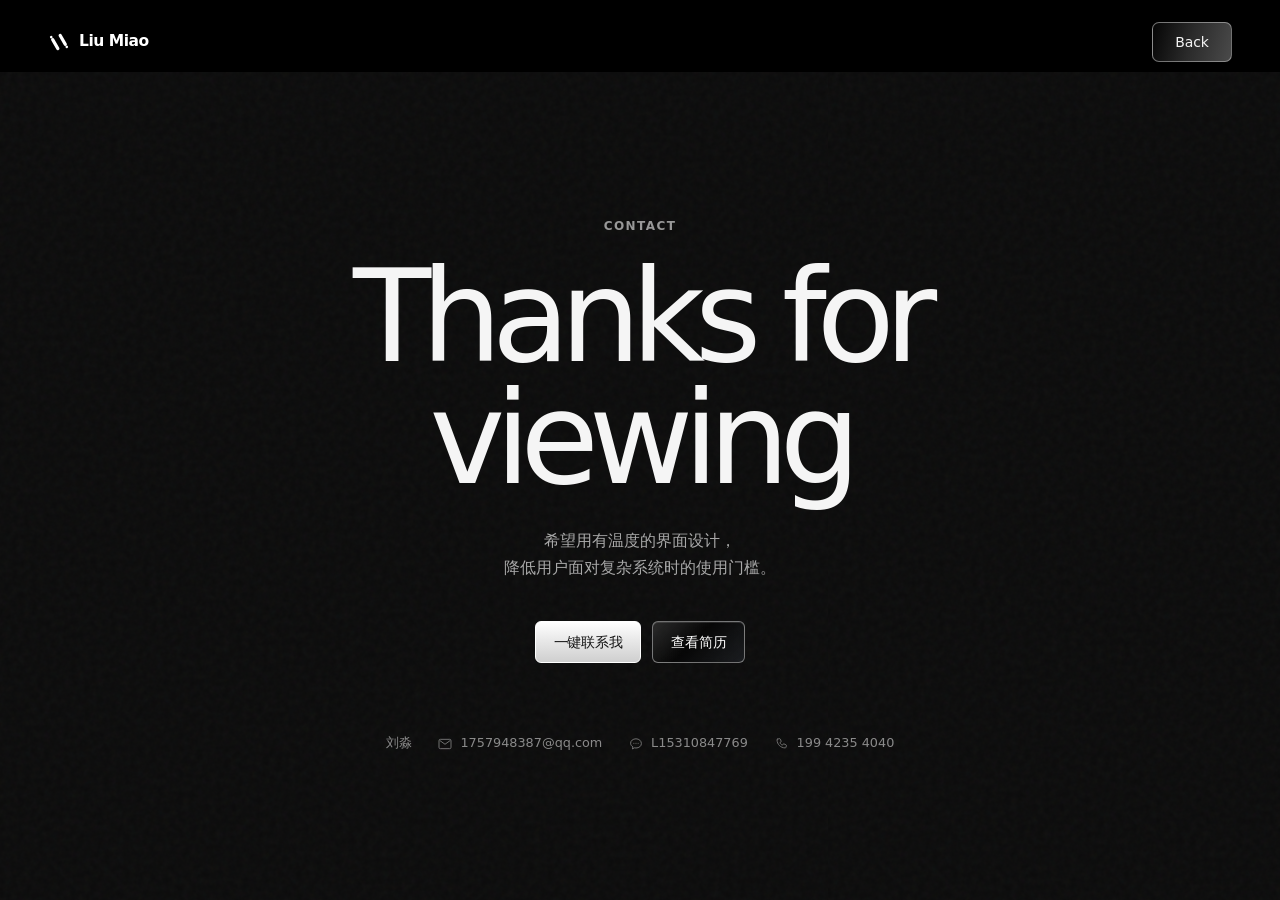
<file: contact/index.html>
<!doctype html>
<html lang="en-US">
<head>
  <meta charset="UTF-8">
  <meta name="viewport" content="width=device-width, initial-scale=1.0, viewport-fit=cover">
  <meta name="theme-color" content="#000000">
  <title>Thanks for viewing - Liu Miao</title>
<meta name='robots' content='max-image-preview:large' />
	<style>img:is([sizes="auto" i], [sizes^="auto," i]) { contain-intrinsic-size: 3000px 1500px }</style>
	<link rel="icon" href="data:image/svg+xml,%3Csvg xmlns=&#039;http://www.w3.org/2000/svg&#039; viewBox=&#039;0 0 24 24&#039; fill=&#039;white&#039;%3E%3Cg transform=&#039;rotate(-30 12 12)&#039;%3E%3Ccircle cx=&#039;7.3&#039; cy=&#039;3.2&#039; r=&#039;1.45&#039;/%3E%3Crect x=&#039;5.5&#039; y=&#039;4.7&#039; width=&#039;3.6&#039; height=&#039;14.6&#039; rx=&#039;1.8&#039;/%3E%3Crect x=&#039;14.9&#039; y=&#039;4.7&#039; width=&#039;3.6&#039; height=&#039;14.6&#039; rx=&#039;1.8&#039;/%3E%3Ccircle cx=&#039;16.7&#039; cy=&#039;20.8&#039; r=&#039;1.45&#039;/%3E%3C/g%3E%3C/svg%3E"><link rel='stylesheet' id='wp-block-library-css' href='../wp-includes/css/dist/block-library/style.min.css?ver=6.8.3' media='all' />
<style id='classic-theme-styles-inline-css'>
/*! This file is auto-generated */
.wp-block-button__link{color:#fff;background-color:#32373c;border-radius:9999px;box-shadow:none;text-decoration:none;padding:calc(.667em + 2px) calc(1.333em + 2px);font-size:1.125em}.wp-block-file__button{background:#32373c;color:#fff;text-decoration:none}
</style>
<style id='global-styles-inline-css'>
:root{--wp--preset--aspect-ratio--square: 1;--wp--preset--aspect-ratio--4-3: 4/3;--wp--preset--aspect-ratio--3-4: 3/4;--wp--preset--aspect-ratio--3-2: 3/2;--wp--preset--aspect-ratio--2-3: 2/3;--wp--preset--aspect-ratio--16-9: 16/9;--wp--preset--aspect-ratio--9-16: 9/16;--wp--preset--color--black: #000000;--wp--preset--color--cyan-bluish-gray: #abb8c3;--wp--preset--color--white: #ffffff;--wp--preset--color--pale-pink: #f78da7;--wp--preset--color--vivid-red: #cf2e2e;--wp--preset--color--luminous-vivid-orange: #ff6900;--wp--preset--color--luminous-vivid-amber: #fcb900;--wp--preset--color--light-green-cyan: #7bdcb5;--wp--preset--color--vivid-green-cyan: #00d084;--wp--preset--color--pale-cyan-blue: #8ed1fc;--wp--preset--color--vivid-cyan-blue: #0693e3;--wp--preset--color--vivid-purple: #9b51e0;--wp--preset--gradient--vivid-cyan-blue-to-vivid-purple: linear-gradient(135deg,rgba(6,147,227,1) 0%,rgb(155,81,224) 100%);--wp--preset--gradient--light-green-cyan-to-vivid-green-cyan: linear-gradient(135deg,rgb(122,220,180) 0%,rgb(0,208,130) 100%);--wp--preset--gradient--luminous-vivid-amber-to-luminous-vivid-orange: linear-gradient(135deg,rgba(252,185,0,1) 0%,rgba(255,105,0,1) 100%);--wp--preset--gradient--luminous-vivid-orange-to-vivid-red: linear-gradient(135deg,rgba(255,105,0,1) 0%,rgb(207,46,46) 100%);--wp--preset--gradient--very-light-gray-to-cyan-bluish-gray: linear-gradient(135deg,rgb(238,238,238) 0%,rgb(169,184,195) 100%);--wp--preset--gradient--cool-to-warm-spectrum: linear-gradient(135deg,rgb(74,234,220) 0%,rgb(151,120,209) 20%,rgb(207,42,186) 40%,rgb(238,44,130) 60%,rgb(251,105,98) 80%,rgb(254,248,76) 100%);--wp--preset--gradient--blush-light-purple: linear-gradient(135deg,rgb(255,206,236) 0%,rgb(152,150,240) 100%);--wp--preset--gradient--blush-bordeaux: linear-gradient(135deg,rgb(254,205,165) 0%,rgb(254,45,45) 50%,rgb(107,0,62) 100%);--wp--preset--gradient--luminous-dusk: linear-gradient(135deg,rgb(255,203,112) 0%,rgb(199,81,192) 50%,rgb(65,88,208) 100%);--wp--preset--gradient--pale-ocean: linear-gradient(135deg,rgb(255,245,203) 0%,rgb(182,227,212) 50%,rgb(51,167,181) 100%);--wp--preset--gradient--electric-grass: linear-gradient(135deg,rgb(202,248,128) 0%,rgb(113,206,126) 100%);--wp--preset--gradient--midnight: linear-gradient(135deg,rgb(2,3,129) 0%,rgb(40,116,252) 100%);--wp--preset--font-size--small: 13px;--wp--preset--font-size--medium: 20px;--wp--preset--font-size--large: 36px;--wp--preset--font-size--x-large: 42px;--wp--preset--spacing--20: 0.44rem;--wp--preset--spacing--30: 0.67rem;--wp--preset--spacing--40: 1rem;--wp--preset--spacing--50: 1.5rem;--wp--preset--spacing--60: 2.25rem;--wp--preset--spacing--70: 3.38rem;--wp--preset--spacing--80: 5.06rem;--wp--preset--shadow--natural: 6px 6px 9px rgba(0, 0, 0, 0.2);--wp--preset--shadow--deep: 12px 12px 50px rgba(0, 0, 0, 0.4);--wp--preset--shadow--sharp: 6px 6px 0px rgba(0, 0, 0, 0.2);--wp--preset--shadow--outlined: 6px 6px 0px -3px rgba(255, 255, 255, 1), 6px 6px rgba(0, 0, 0, 1);--wp--preset--shadow--crisp: 6px 6px 0px rgba(0, 0, 0, 1);}:where(.is-layout-flex){gap: 0.5em;}:where(.is-layout-grid){gap: 0.5em;}body .is-layout-flex{display: flex;}.is-layout-flex{flex-wrap: wrap;align-items: center;}.is-layout-flex > :is(*, div){margin: 0;}body .is-layout-grid{display: grid;}.is-layout-grid > :is(*, div){margin: 0;}:where(.wp-block-columns.is-layout-flex){gap: 2em;}:where(.wp-block-columns.is-layout-grid){gap: 2em;}:where(.wp-block-post-template.is-layout-flex){gap: 1.25em;}:where(.wp-block-post-template.is-layout-grid){gap: 1.25em;}.has-black-color{color: var(--wp--preset--color--black) !important;}.has-cyan-bluish-gray-color{color: var(--wp--preset--color--cyan-bluish-gray) !important;}.has-white-color{color: var(--wp--preset--color--white) !important;}.has-pale-pink-color{color: var(--wp--preset--color--pale-pink) !important;}.has-vivid-red-color{color: var(--wp--preset--color--vivid-red) !important;}.has-luminous-vivid-orange-color{color: var(--wp--preset--color--luminous-vivid-orange) !important;}.has-luminous-vivid-amber-color{color: var(--wp--preset--color--luminous-vivid-amber) !important;}.has-light-green-cyan-color{color: var(--wp--preset--color--light-green-cyan) !important;}.has-vivid-green-cyan-color{color: var(--wp--preset--color--vivid-green-cyan) !important;}.has-pale-cyan-blue-color{color: var(--wp--preset--color--pale-cyan-blue) !important;}.has-vivid-cyan-blue-color{color: var(--wp--preset--color--vivid-cyan-blue) !important;}.has-vivid-purple-color{color: var(--wp--preset--color--vivid-purple) !important;}.has-black-background-color{background-color: var(--wp--preset--color--black) !important;}.has-cyan-bluish-gray-background-color{background-color: var(--wp--preset--color--cyan-bluish-gray) !important;}.has-white-background-color{background-color: var(--wp--preset--color--white) !important;}.has-pale-pink-background-color{background-color: var(--wp--preset--color--pale-pink) !important;}.has-vivid-red-background-color{background-color: var(--wp--preset--color--vivid-red) !important;}.has-luminous-vivid-orange-background-color{background-color: var(--wp--preset--color--luminous-vivid-orange) !important;}.has-luminous-vivid-amber-background-color{background-color: var(--wp--preset--color--luminous-vivid-amber) !important;}.has-light-green-cyan-background-color{background-color: var(--wp--preset--color--light-green-cyan) !important;}.has-vivid-green-cyan-background-color{background-color: var(--wp--preset--color--vivid-green-cyan) !important;}.has-pale-cyan-blue-background-color{background-color: var(--wp--preset--color--pale-cyan-blue) !important;}.has-vivid-cyan-blue-background-color{background-color: var(--wp--preset--color--vivid-cyan-blue) !important;}.has-vivid-purple-background-color{background-color: var(--wp--preset--color--vivid-purple) !important;}.has-black-border-color{border-color: var(--wp--preset--color--black) !important;}.has-cyan-bluish-gray-border-color{border-color: var(--wp--preset--color--cyan-bluish-gray) !important;}.has-white-border-color{border-color: var(--wp--preset--color--white) !important;}.has-pale-pink-border-color{border-color: var(--wp--preset--color--pale-pink) !important;}.has-vivid-red-border-color{border-color: var(--wp--preset--color--vivid-red) !important;}.has-luminous-vivid-orange-border-color{border-color: var(--wp--preset--color--luminous-vivid-orange) !important;}.has-luminous-vivid-amber-border-color{border-color: var(--wp--preset--color--luminous-vivid-amber) !important;}.has-light-green-cyan-border-color{border-color: var(--wp--preset--color--light-green-cyan) !important;}.has-vivid-green-cyan-border-color{border-color: var(--wp--preset--color--vivid-green-cyan) !important;}.has-pale-cyan-blue-border-color{border-color: var(--wp--preset--color--pale-cyan-blue) !important;}.has-vivid-cyan-blue-border-color{border-color: var(--wp--preset--color--vivid-cyan-blue) !important;}.has-vivid-purple-border-color{border-color: var(--wp--preset--color--vivid-purple) !important;}.has-vivid-cyan-blue-to-vivid-purple-gradient-background{background: var(--wp--preset--gradient--vivid-cyan-blue-to-vivid-purple) !important;}.has-light-green-cyan-to-vivid-green-cyan-gradient-background{background: var(--wp--preset--gradient--light-green-cyan-to-vivid-green-cyan) !important;}.has-luminous-vivid-amber-to-luminous-vivid-orange-gradient-background{background: var(--wp--preset--gradient--luminous-vivid-amber-to-luminous-vivid-orange) !important;}.has-luminous-vivid-orange-to-vivid-red-gradient-background{background: var(--wp--preset--gradient--luminous-vivid-orange-to-vivid-red) !important;}.has-very-light-gray-to-cyan-bluish-gray-gradient-background{background: var(--wp--preset--gradient--very-light-gray-to-cyan-bluish-gray) !important;}.has-cool-to-warm-spectrum-gradient-background{background: var(--wp--preset--gradient--cool-to-warm-spectrum) !important;}.has-blush-light-purple-gradient-background{background: var(--wp--preset--gradient--blush-light-purple) !important;}.has-blush-bordeaux-gradient-background{background: var(--wp--preset--gradient--blush-bordeaux) !important;}.has-luminous-dusk-gradient-background{background: var(--wp--preset--gradient--luminous-dusk) !important;}.has-pale-ocean-gradient-background{background: var(--wp--preset--gradient--pale-ocean) !important;}.has-electric-grass-gradient-background{background: var(--wp--preset--gradient--electric-grass) !important;}.has-midnight-gradient-background{background: var(--wp--preset--gradient--midnight) !important;}.has-small-font-size{font-size: var(--wp--preset--font-size--small) !important;}.has-medium-font-size{font-size: var(--wp--preset--font-size--medium) !important;}.has-large-font-size{font-size: var(--wp--preset--font-size--large) !important;}.has-x-large-font-size{font-size: var(--wp--preset--font-size--x-large) !important;}
:where(.wp-block-post-template.is-layout-flex){gap: 1.25em;}:where(.wp-block-post-template.is-layout-grid){gap: 1.25em;}
:where(.wp-block-columns.is-layout-flex){gap: 2em;}:where(.wp-block-columns.is-layout-grid){gap: 2em;}
:root :where(.wp-block-pullquote){font-size: 1.5em;line-height: 1.6;}
</style>
<link rel='stylesheet' id='portfolio-template-style-css' href='../wp-content/themes/portfolio-template-theme/style.css?ver=1788936933' media='all' />

<meta name="generator" content="WordPress 6.8.3" />
</head>
<body class="wp-embed-responsive wp-theme-portfolio-template-theme portfolio-page contact-detail-page" style="background:#000;color:#fff">
<a class="skip-link" href="#main-content">跳至主要内容</a>

<div class="grain" aria-hidden="true"></div>
<video class="hero-photo" autoplay muted loop playsinline preload="metadata" poster="../wp-content/themes/portfolio-template-theme/assets/hero-layout-1200.jpg?v=1788769050" aria-hidden="true" disablepictureinpicture>
  <source src="../wp-content/themes/portfolio-template-theme/assets/hero-background-h264.mp4?v=1788768054" type="video/mp4">
</video>

<div class="page">
  <div class="menu-backdrop" data-menu-backdrop aria-hidden="true"></div>
    <header class="header" data-site-header>
    <a class="logo appear appear--scale" href="../#top" aria-label="刘淼作品集首页">
      <svg class="logo-mark" viewBox="0 0 24 24" fill="currentColor" aria-hidden="true">
        <g transform="rotate(-30 12 12)">
          <circle cx="7.3" cy="3.2" r="1.45"></circle>
          <rect x="5.5" y="4.7" width="3.6" height="14.6" rx="1.8"></rect>
          <rect x="14.9" y="4.7" width="3.6" height="14.6" rx="1.8"></rect>
          <circle cx="16.7" cy="20.8" r="1.45"></circle>
        </g>
      </svg>
      <span>Liu Miao</span>
    </a>

          <div class="detail-actions" aria-label="页面操作">
                  <a class="nav-link appear appear--scale" style="--d:.16s" href="../#contact" data-return-back data-history-back>Back</a>
              </div>
          </header>

  <main id="main-content" tabindex="-1">
    <span id="top" aria-hidden="true"></span>

<section class="contact-section contact-section--standalone" aria-labelledby="contact-title">
    <div class="contact-closure">
      <div class="section-shell contact-inner is-visible">
        <p class="eyebrow">Contact</p>
        <h1 id="contact-title">Thanks for viewing</h1>
        <p><span class="contact-subtitle-line">希望用有温度的界面设计，</span><span class="contact-subtitle-line">降低用户面对复杂系统时的使用门槛。</span></p>
        <div class="contact-actions">
          <button class="btn btn-solid btn-hero" type="button" data-contact-modal-open>一键联系我</button>
          <a class="btn btn-ghost btn-hero" href="../resume/?from=contact-page">查看简历</a>
        </div>
        <div class="contact-details">
          <span class="contact-details__item">刘淼</span>
          <a class="contact-details__item" href="mailto:1757948387@qq.com">
            <svg class="contact-detail-icon" viewBox="0 0 24 24" aria-hidden="true"><rect x="3" y="5" width="18" height="14" rx="2" fill="none" stroke="currentColor" stroke-width="1.4"></rect><path d="m4.5 7 7.5 5.4L19.5 7" fill="none" stroke="currentColor" stroke-width="1.4" stroke-linecap="round" stroke-linejoin="round"></path></svg>
            <span>1757948387@qq.com</span>
          </a>
          <span class="contact-details__item">
            <svg class="contact-detail-icon" viewBox="0 0 24 24" aria-hidden="true"><path d="M12 4.2c-4.6 0-8.1 2.9-8.1 6.7 0 2.2 1.3 4.2 3.5 5.4l-.8 3.1 3.1-1.7c.8.2 1.6.3 2.3.3 4.6 0 8.1-2.9 8.1-6.7S16.6 4.2 12 4.2Z" fill="none" stroke="currentColor" stroke-width="1.4" stroke-linejoin="round"></path><circle cx="8.8" cy="10.9" r=".8" fill="currentColor"></circle><circle cx="12" cy="10.9" r=".8" fill="currentColor"></circle><circle cx="15.2" cy="10.9" r=".8" fill="currentColor"></circle></svg>
            <span>L15310847769</span>
          </span>
          <a class="contact-details__item" href="tel:19942354040">
            <svg class="contact-detail-icon" viewBox="0 0 24 24" aria-hidden="true"><path d="M7.2 4.6 9.8 4c.5-.1 1 .2 1.2.7l1.2 2.9c.2.4 0 1-.3 1.3L10.4 10c1 2 1.7 2.7 3.7 3.7l1.1-1.5c.3-.4.8-.5 1.3-.3l2.9 1.2c.5.2.8.7.7 1.2l-.6 2.6c-.1.6-.7 1-1.3 1-7.1-.4-11.8-5.1-12.2-12.2 0-.6.4-1.2 1-1.3Z" fill="none" stroke="currentColor" stroke-width="1.35" stroke-linecap="round" stroke-linejoin="round"></path></svg>
            <span>199 4235 4040</span>
          </a>
        </div>
      </div>
    </div>
  <div class="contact-modal" data-contact-modal hidden>
    <div class="contact-modal__backdrop" data-contact-modal-close></div>
    <div class="contact-modal__dialog" role="dialog" aria-modal="true" aria-labelledby="contact-modal-title">
      <button class="contact-modal__close" type="button" aria-label="关闭弹窗" data-contact-modal-close>×</button>
      <picture><source type="image/webp" srcset="../wp-content/themes/portfolio-template-theme/assets/contact/wechat-qr-642.webp?v=1788768243"><img class="contact-modal__qr" src="../wp-content/themes/portfolio-template-theme/assets/contact/wechat-qr-642.jpg?v=1788769051" alt="刘淼微信二维码" width="642" height="647"></picture>
      <p id="contact-modal-title">这是我的微信号码，请添加</p>
      <div class="contact-modal__wechat">
        <button class="contact-modal__copy-icon" type="button" aria-label="复制微信号" data-copy-wechat="L15310847769">
          <svg viewBox="0 0 24 24" aria-hidden="true"><rect x="8.25" y="8.25" width="10.5" height="10.5" rx="1.25" fill="none" stroke="currentColor" stroke-width="1.5"></rect><path d="M15.75 8.25V6.5c0-.97-.78-1.75-1.75-1.75H6.5c-.97 0-1.75.78-1.75 1.75V14c0 .97.78 1.75 1.75 1.75h1.75" fill="none" stroke="currentColor" stroke-width="1.5" stroke-linecap="round" stroke-linejoin="round"></path></svg>
        </button>
        <span>L15310847769</span>
      </div>
      <p class="contact-modal__status" data-copy-status aria-live="polite"></p>
    </div>
  </div>
</section>

    </main>

      </div>
</div>
<script type="speculationrules">
{"prefetch":[{"source":"document","where":{"and":[{"href_matches":"\/*"},{"not":{"href_matches":["\/wp-*.php","\/wp-admin\/*","\/wp-content\/uploads\/*","\/wp-content\/*","\/wp-content\/plugins\/*","\/wp-content\/themes\/portfolio-template-theme\/*","\/*\\?(.+)"]}},{"not":{"selector_matches":"a[rel~=\"nofollow\"]"}},{"not":{"selector_matches":".no-prefetch, .no-prefetch a"}}]},"eagerness":"conservative"}]}
</script>
<script src="../wp-content/themes/portfolio-template-theme/assets/portfolio-motion.js?ver=1788936933" id="portfolio-template-motion-js"></script>
</body>
</html>
</file>
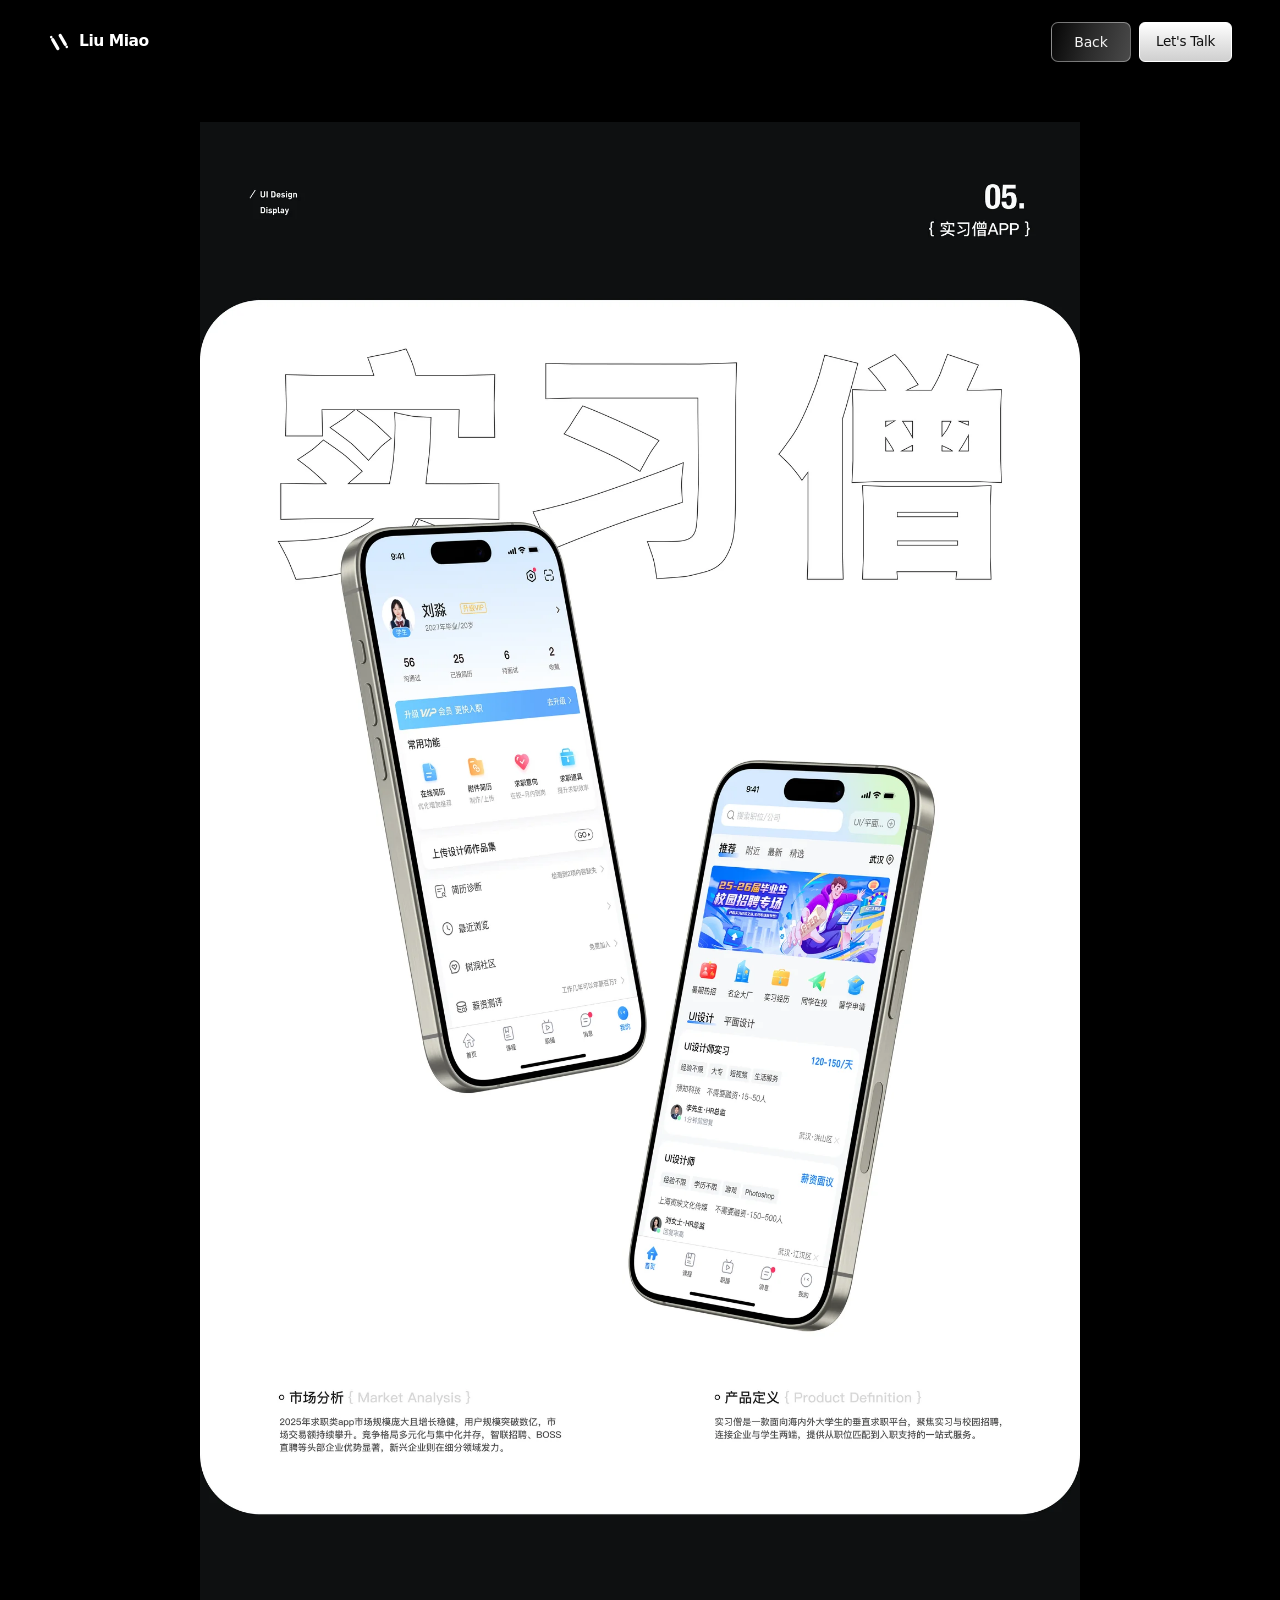
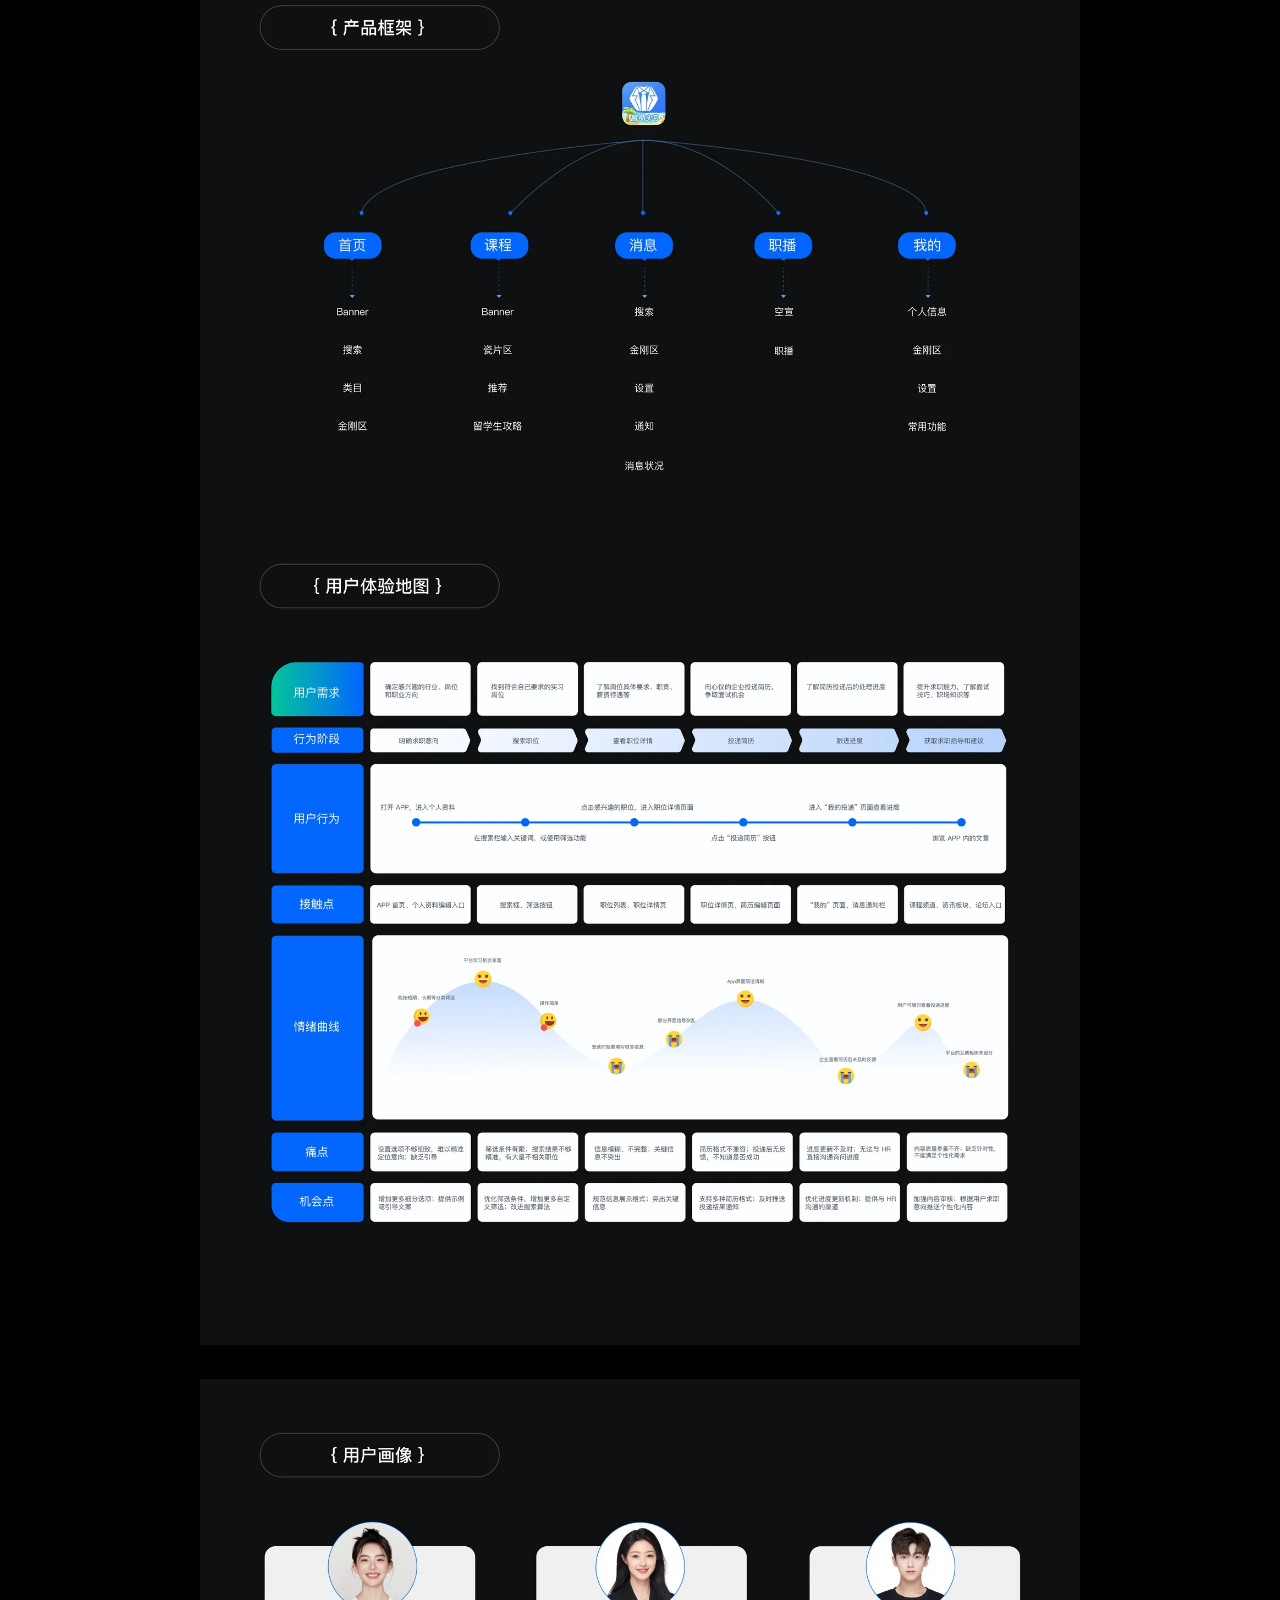
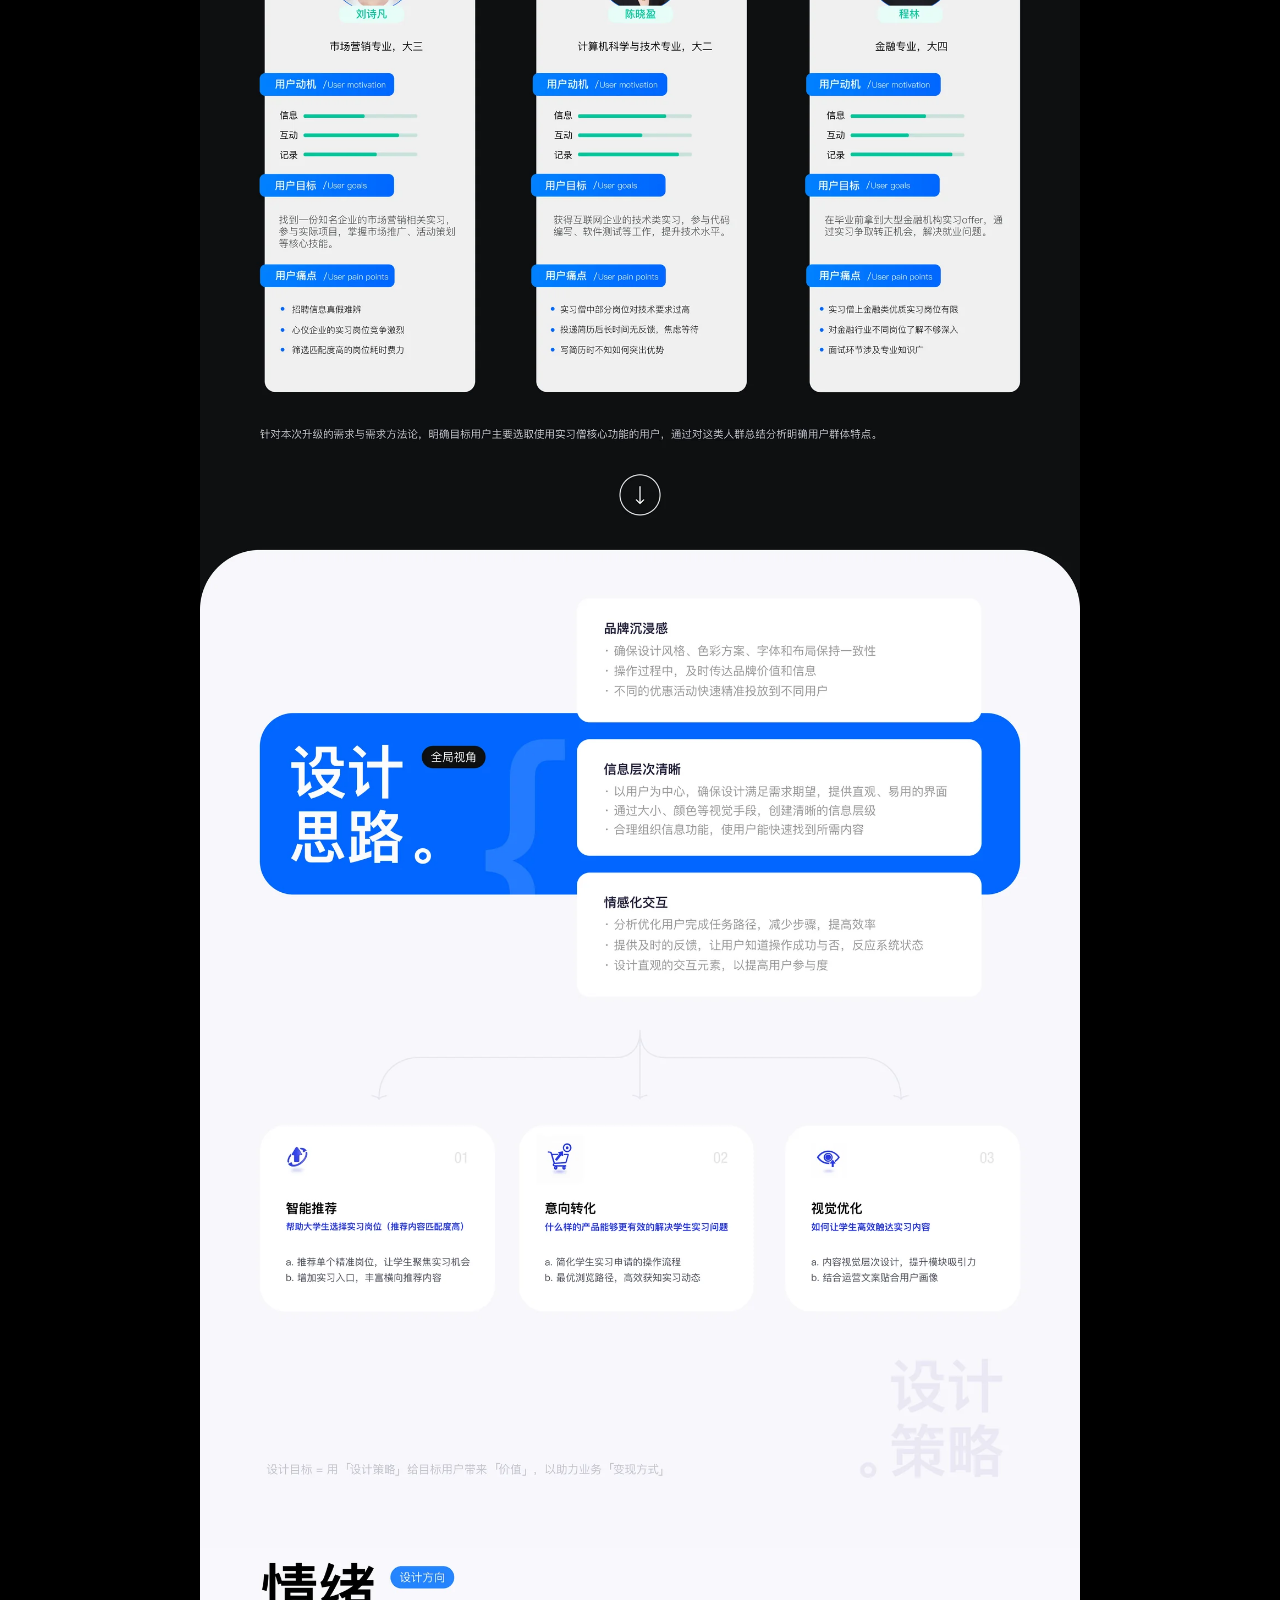
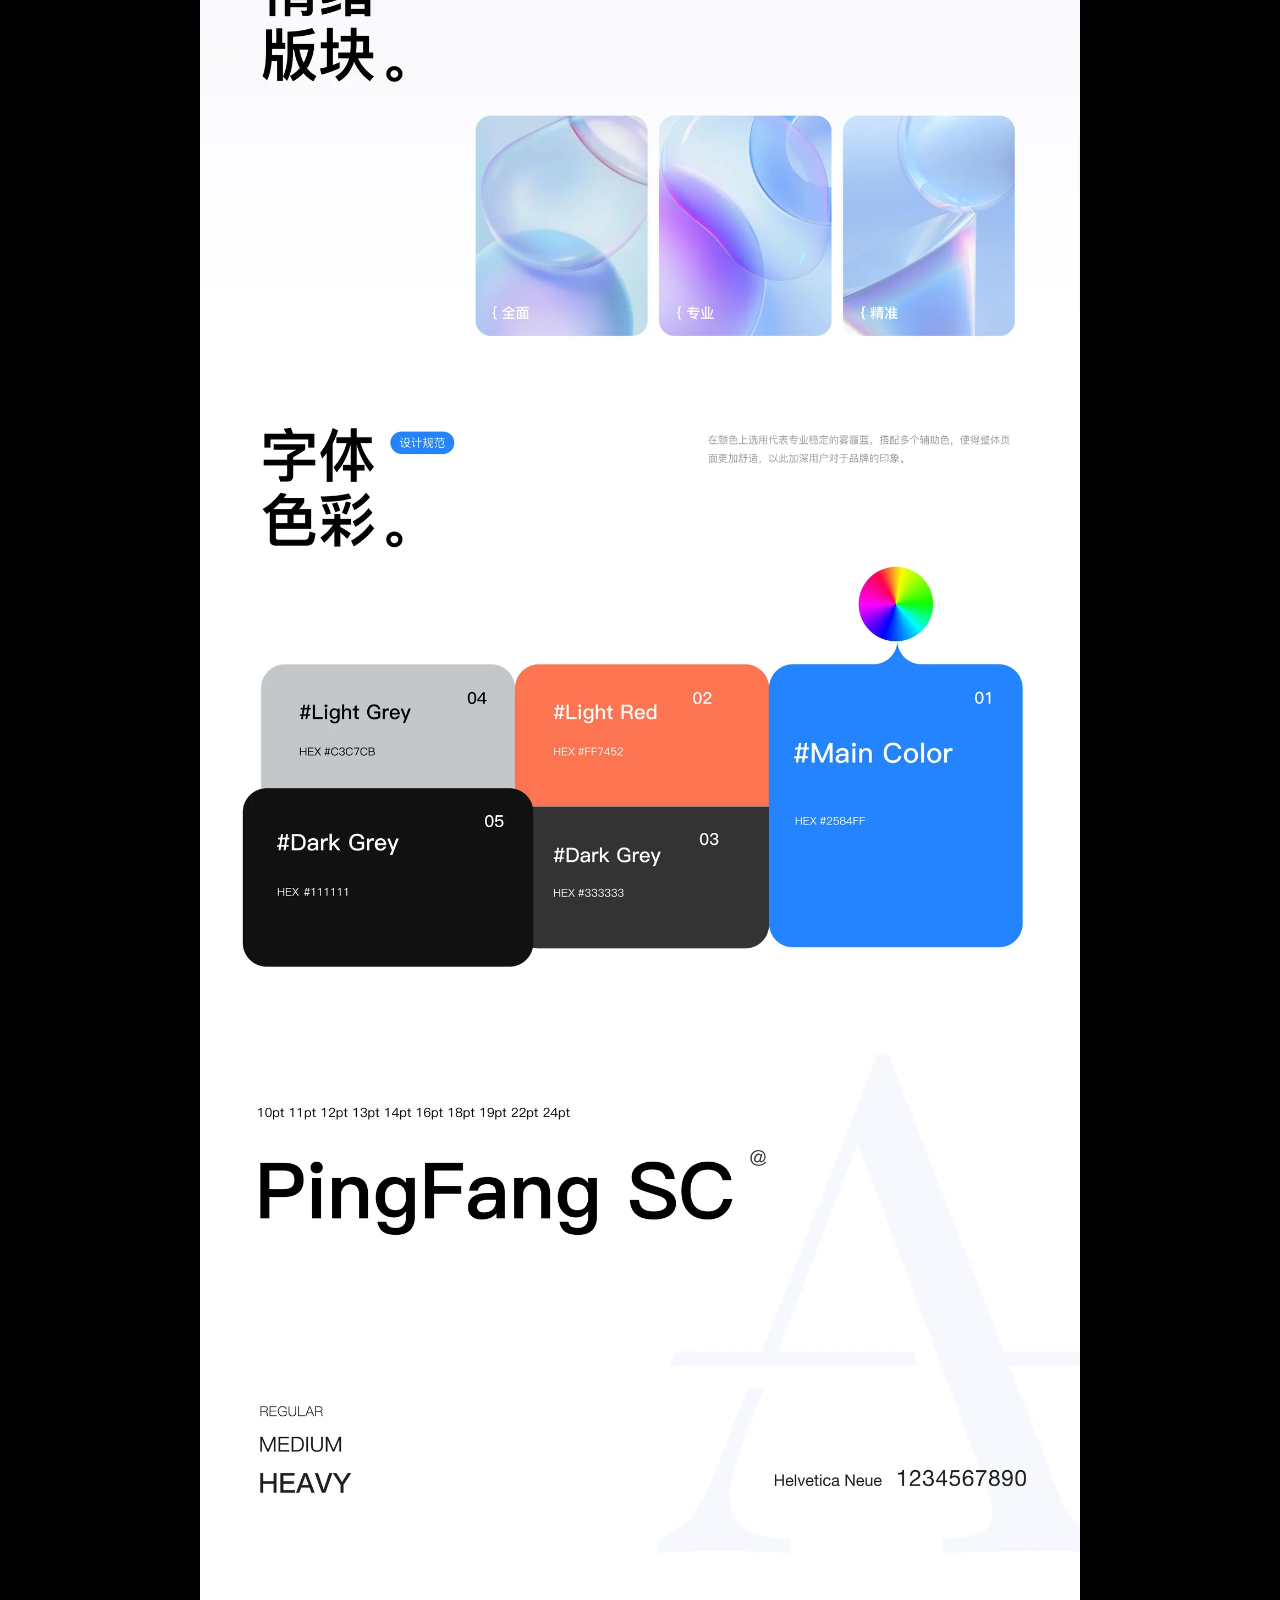
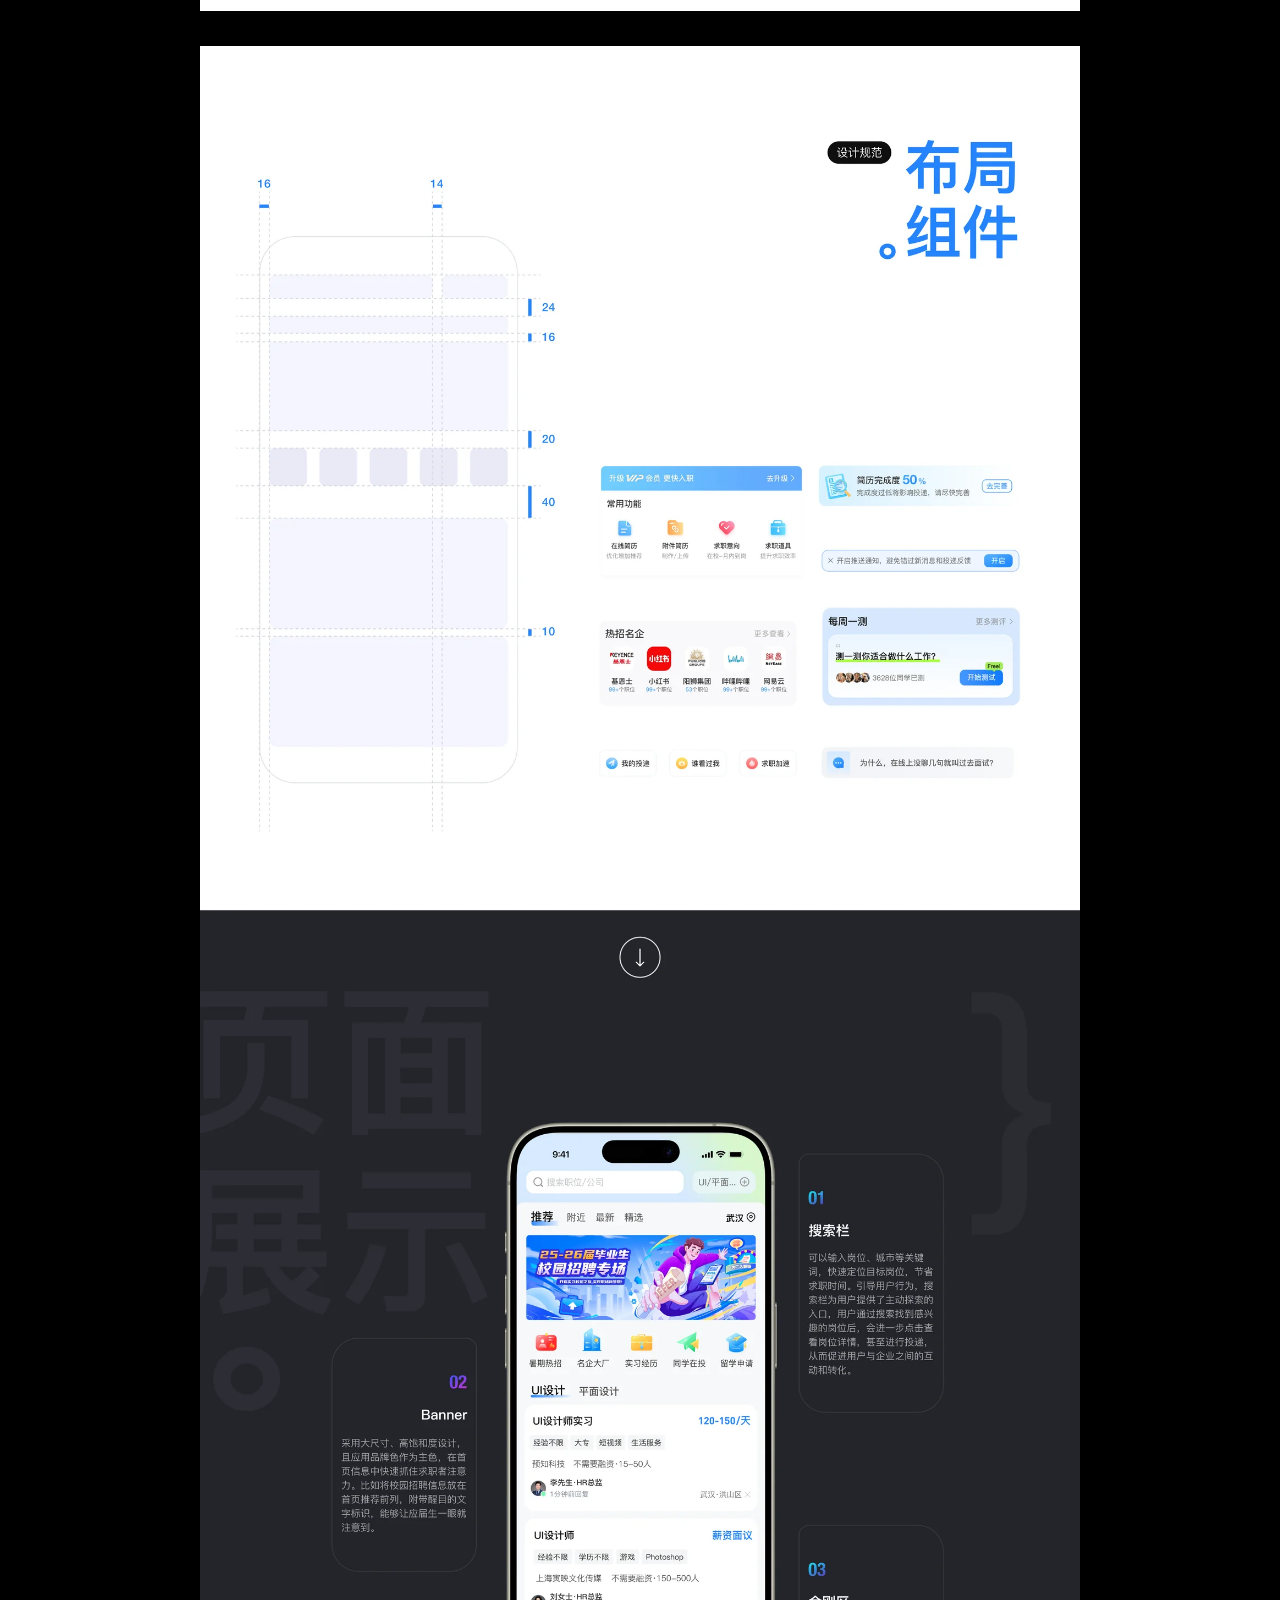
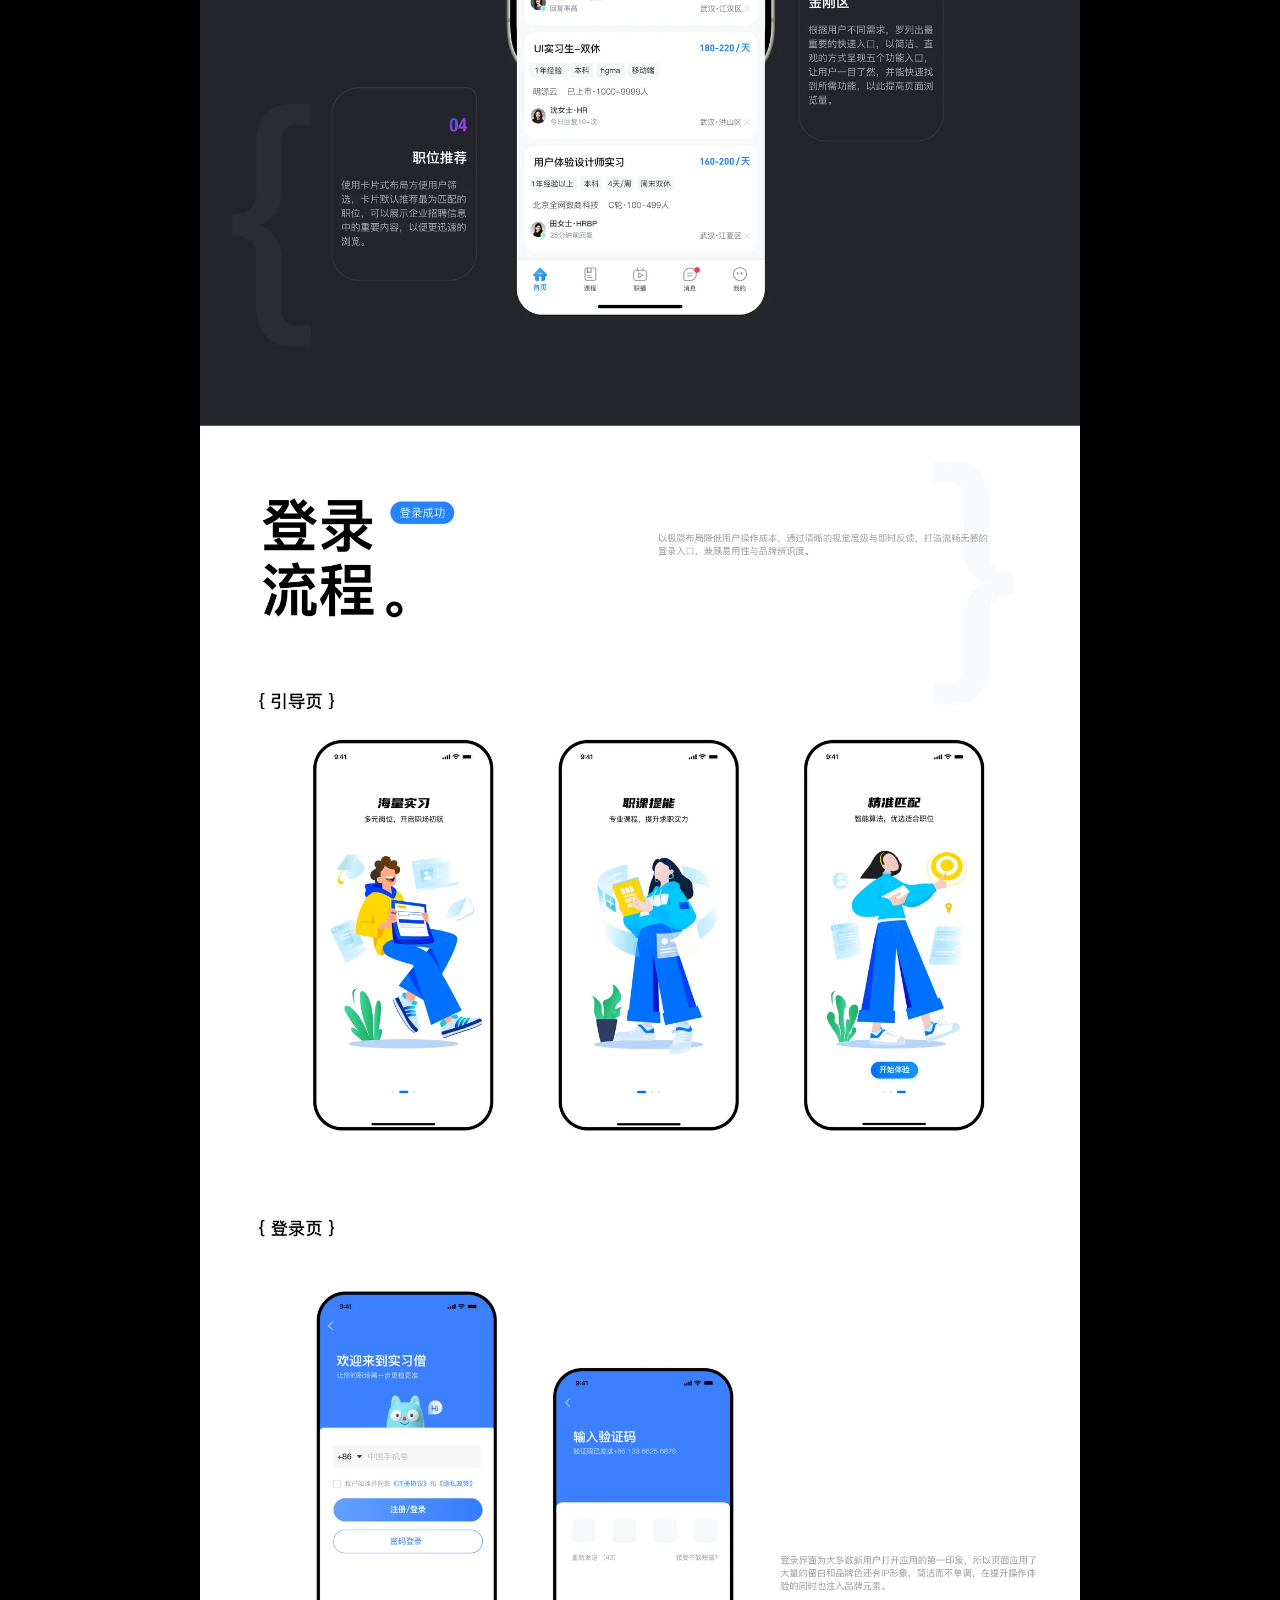
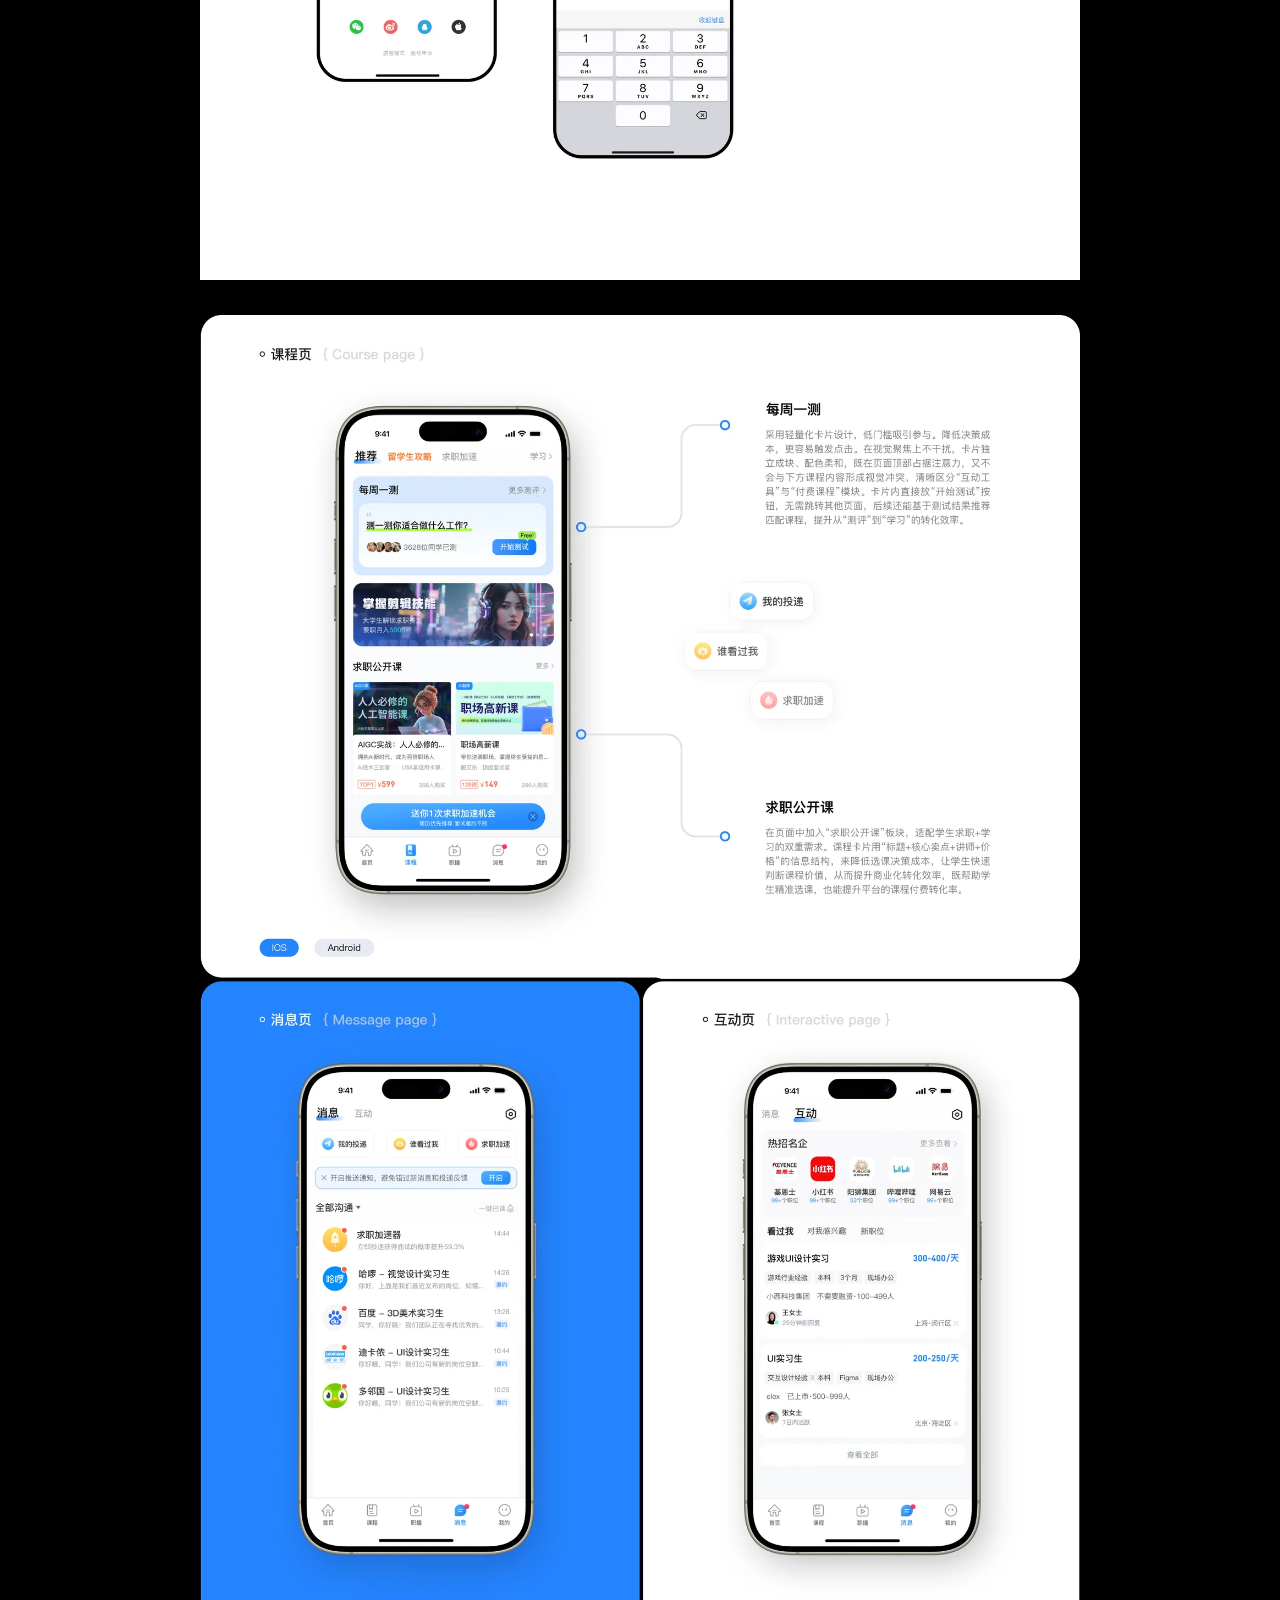
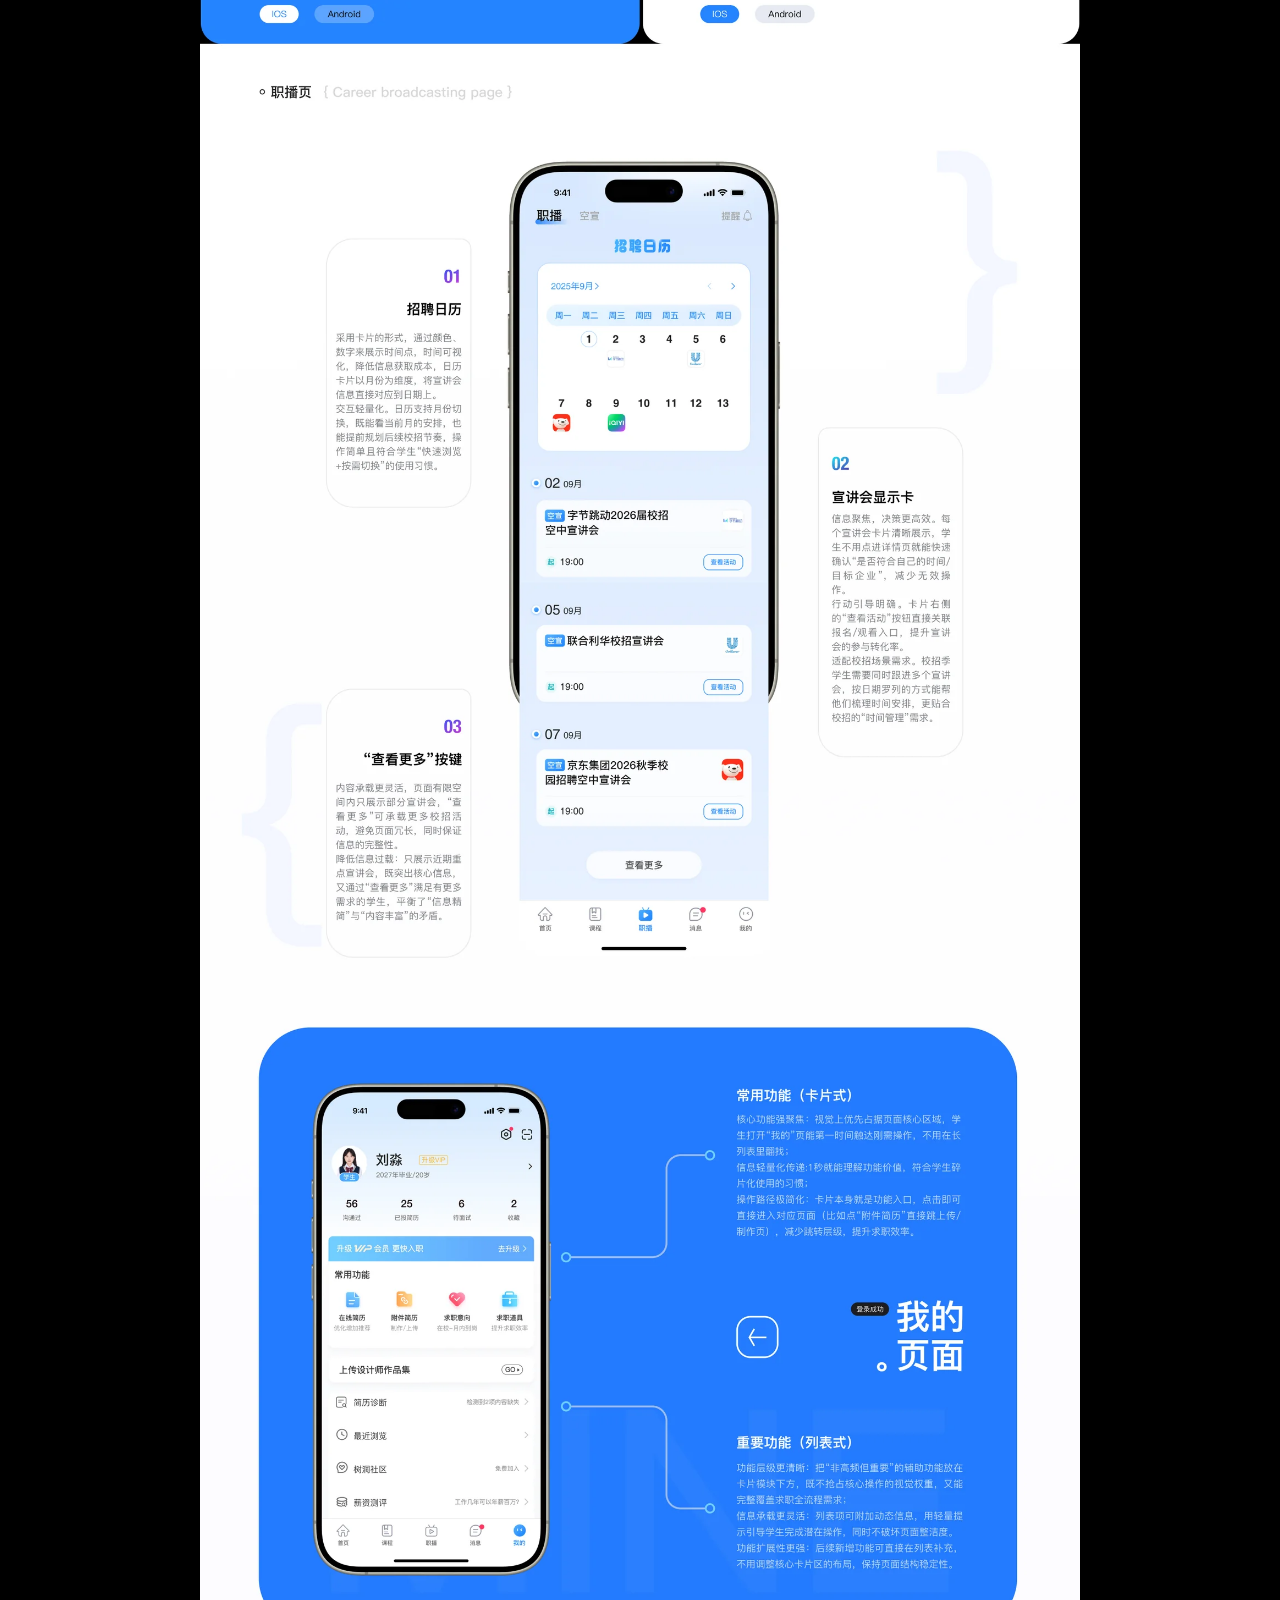
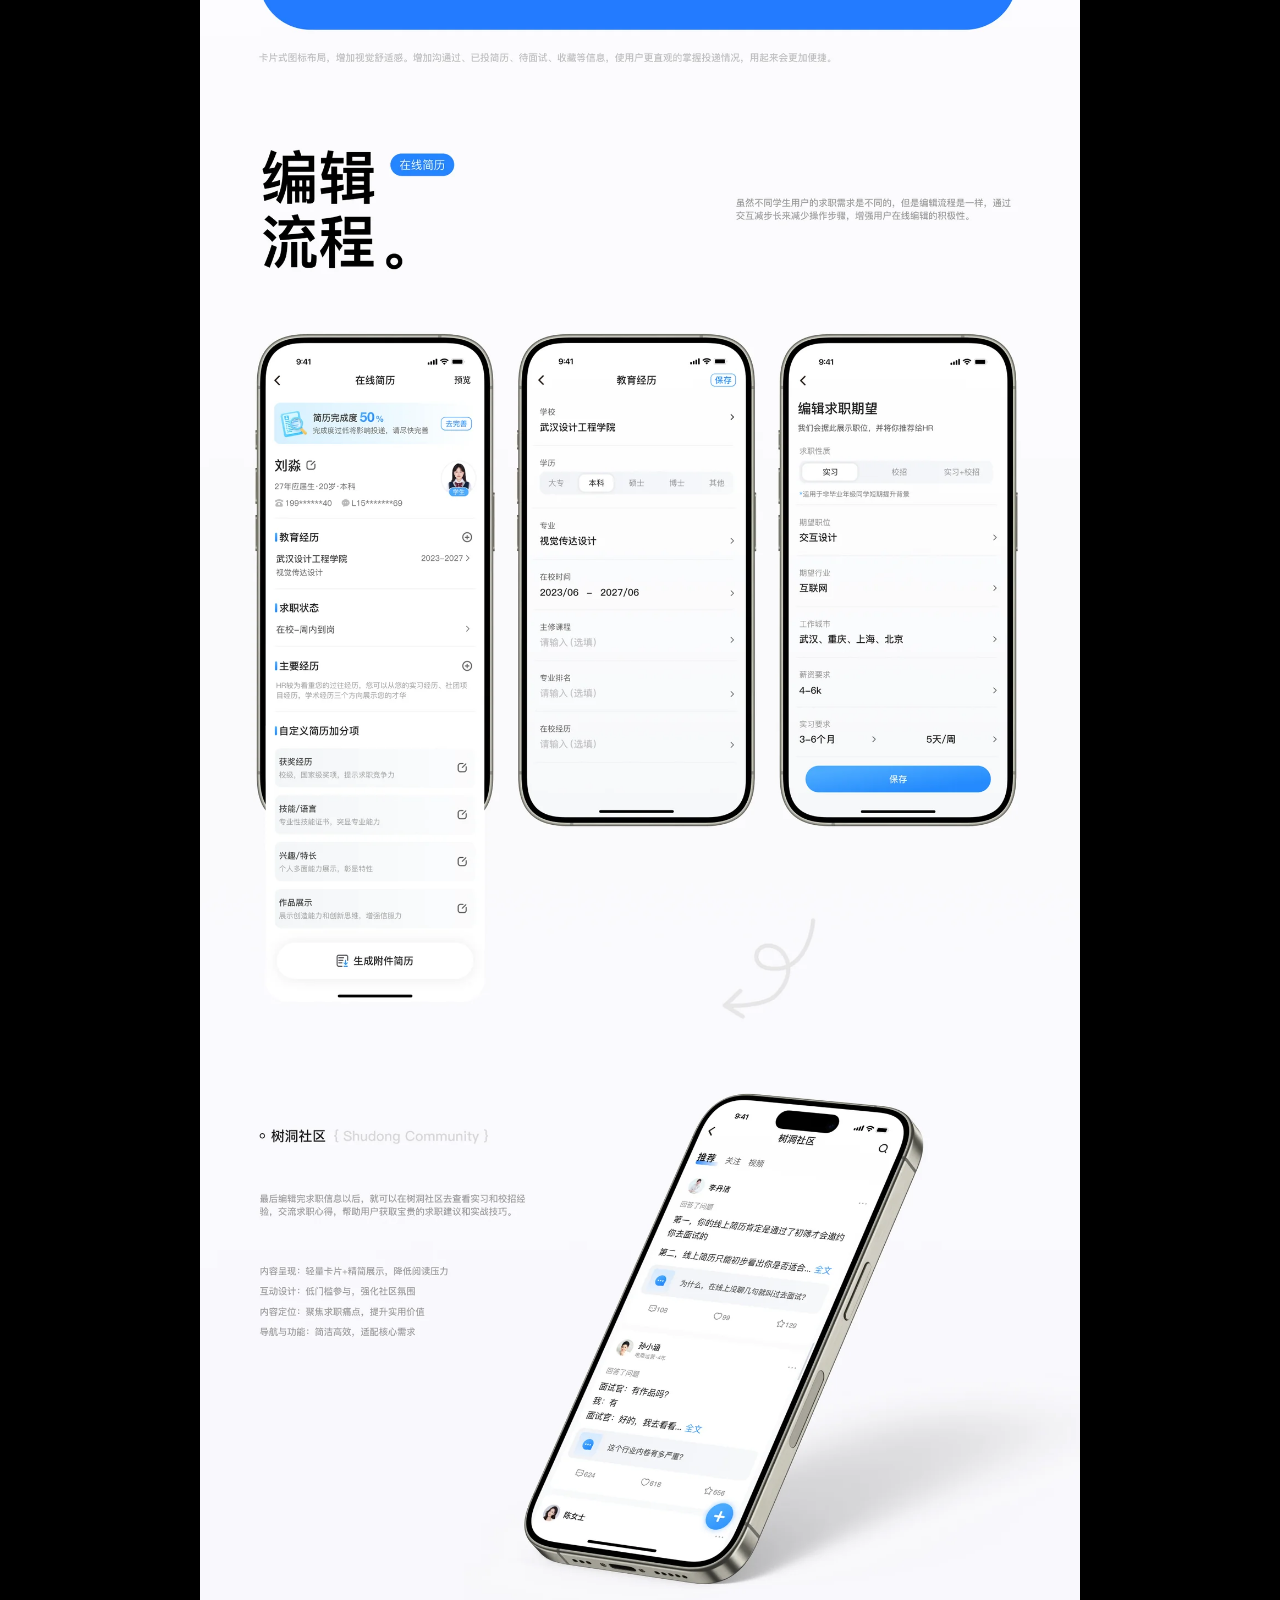
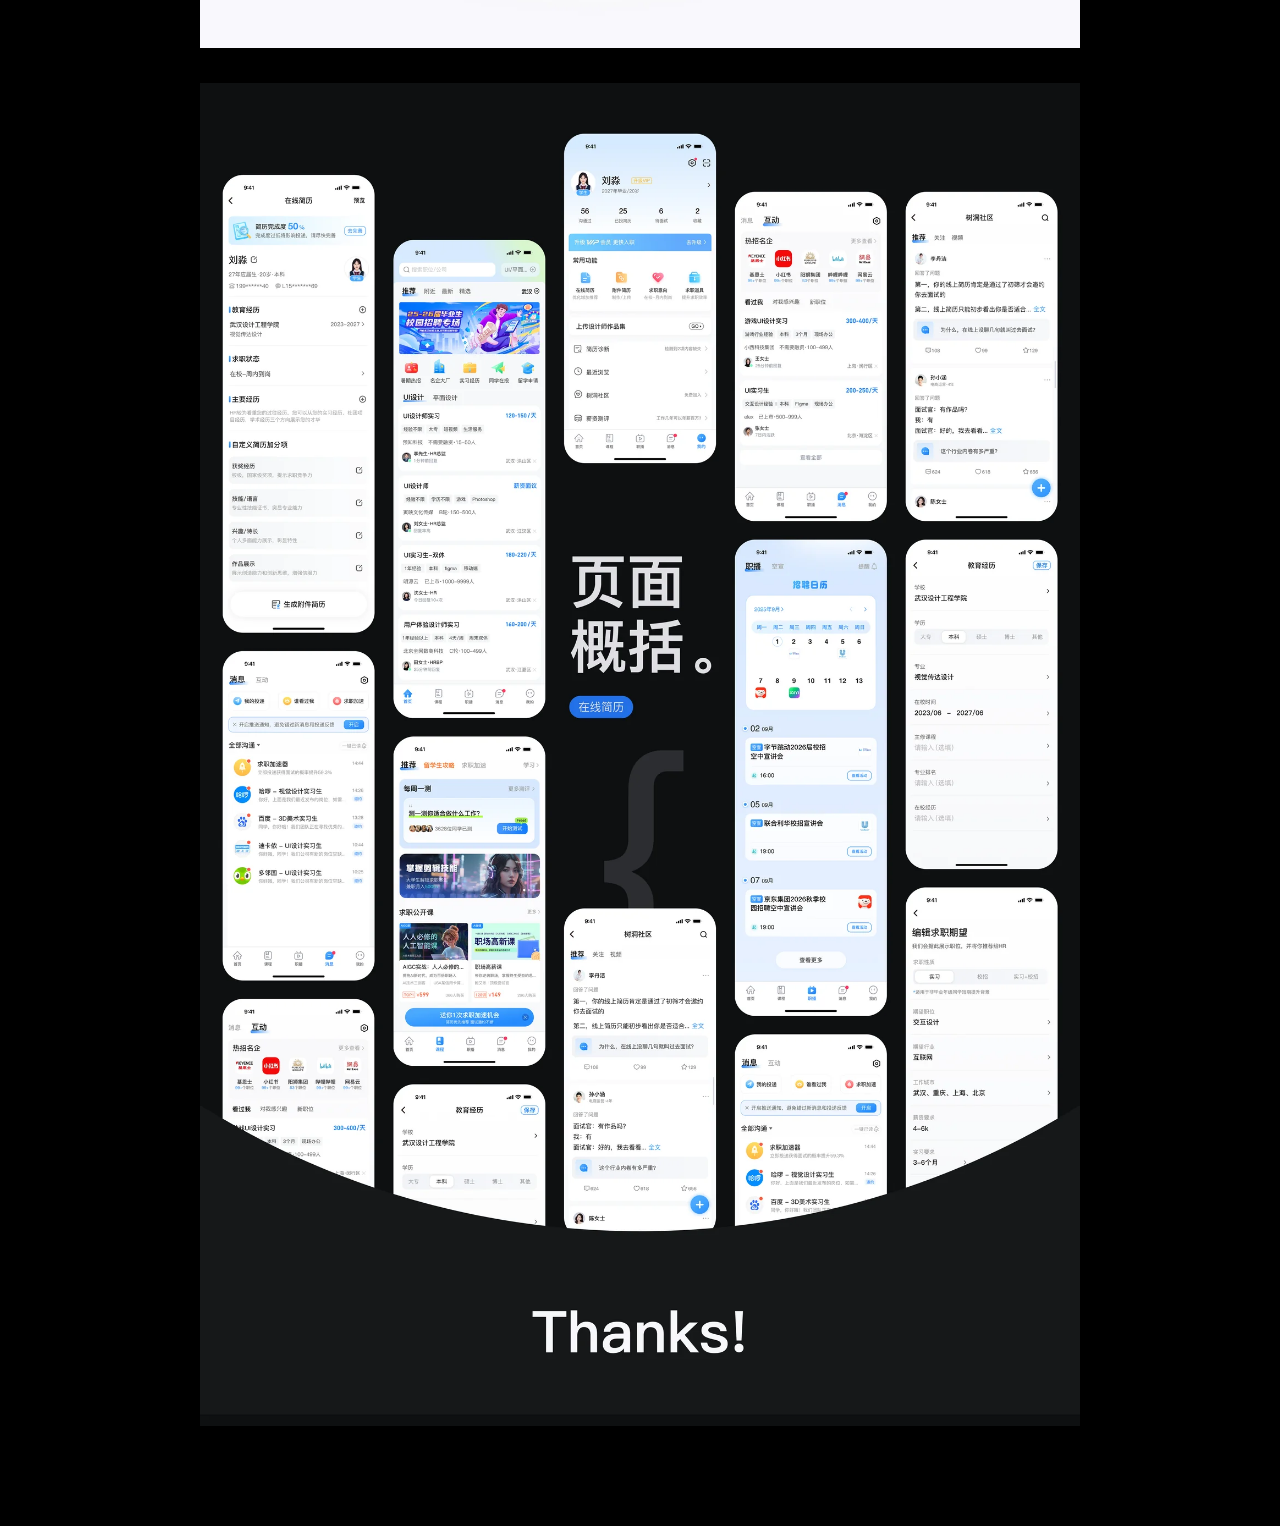
<file: internship-app/index.html>
<!doctype html>
<html lang="en-US">
<head>
  <meta charset="UTF-8">
  <meta name="viewport" content="width=device-width, initial-scale=1.0, viewport-fit=cover">
  <meta name="theme-color" content="#000000">
  <title>实习僧 APP 改版 - Liu Miao</title>
<meta name='robots' content='max-image-preview:large' />
	<style>img:is([sizes="auto" i], [sizes^="auto," i]) { contain-intrinsic-size: 3000px 1500px }</style>
	<link rel="icon" href="data:image/svg+xml,%3Csvg xmlns=&#039;http://www.w3.org/2000/svg&#039; viewBox=&#039;0 0 24 24&#039; fill=&#039;white&#039;%3E%3Cg transform=&#039;rotate(-30 12 12)&#039;%3E%3Ccircle cx=&#039;7.3&#039; cy=&#039;3.2&#039; r=&#039;1.45&#039;/%3E%3Crect x=&#039;5.5&#039; y=&#039;4.7&#039; width=&#039;3.6&#039; height=&#039;14.6&#039; rx=&#039;1.8&#039;/%3E%3Crect x=&#039;14.9&#039; y=&#039;4.7&#039; width=&#039;3.6&#039; height=&#039;14.6&#039; rx=&#039;1.8&#039;/%3E%3Ccircle cx=&#039;16.7&#039; cy=&#039;20.8&#039; r=&#039;1.45&#039;/%3E%3C/g%3E%3C/svg%3E"><link rel='stylesheet' id='wp-block-library-css' href='../wp-includes/css/dist/block-library/style.min.css?ver=6.8.3' media='all' />
<style id='classic-theme-styles-inline-css'>
/*! This file is auto-generated */
.wp-block-button__link{color:#fff;background-color:#32373c;border-radius:9999px;box-shadow:none;text-decoration:none;padding:calc(.667em + 2px) calc(1.333em + 2px);font-size:1.125em}.wp-block-file__button{background:#32373c;color:#fff;text-decoration:none}
</style>
<style id='global-styles-inline-css'>
:root{--wp--preset--aspect-ratio--square: 1;--wp--preset--aspect-ratio--4-3: 4/3;--wp--preset--aspect-ratio--3-4: 3/4;--wp--preset--aspect-ratio--3-2: 3/2;--wp--preset--aspect-ratio--2-3: 2/3;--wp--preset--aspect-ratio--16-9: 16/9;--wp--preset--aspect-ratio--9-16: 9/16;--wp--preset--color--black: #000000;--wp--preset--color--cyan-bluish-gray: #abb8c3;--wp--preset--color--white: #ffffff;--wp--preset--color--pale-pink: #f78da7;--wp--preset--color--vivid-red: #cf2e2e;--wp--preset--color--luminous-vivid-orange: #ff6900;--wp--preset--color--luminous-vivid-amber: #fcb900;--wp--preset--color--light-green-cyan: #7bdcb5;--wp--preset--color--vivid-green-cyan: #00d084;--wp--preset--color--pale-cyan-blue: #8ed1fc;--wp--preset--color--vivid-cyan-blue: #0693e3;--wp--preset--color--vivid-purple: #9b51e0;--wp--preset--gradient--vivid-cyan-blue-to-vivid-purple: linear-gradient(135deg,rgba(6,147,227,1) 0%,rgb(155,81,224) 100%);--wp--preset--gradient--light-green-cyan-to-vivid-green-cyan: linear-gradient(135deg,rgb(122,220,180) 0%,rgb(0,208,130) 100%);--wp--preset--gradient--luminous-vivid-amber-to-luminous-vivid-orange: linear-gradient(135deg,rgba(252,185,0,1) 0%,rgba(255,105,0,1) 100%);--wp--preset--gradient--luminous-vivid-orange-to-vivid-red: linear-gradient(135deg,rgba(255,105,0,1) 0%,rgb(207,46,46) 100%);--wp--preset--gradient--very-light-gray-to-cyan-bluish-gray: linear-gradient(135deg,rgb(238,238,238) 0%,rgb(169,184,195) 100%);--wp--preset--gradient--cool-to-warm-spectrum: linear-gradient(135deg,rgb(74,234,220) 0%,rgb(151,120,209) 20%,rgb(207,42,186) 40%,rgb(238,44,130) 60%,rgb(251,105,98) 80%,rgb(254,248,76) 100%);--wp--preset--gradient--blush-light-purple: linear-gradient(135deg,rgb(255,206,236) 0%,rgb(152,150,240) 100%);--wp--preset--gradient--blush-bordeaux: linear-gradient(135deg,rgb(254,205,165) 0%,rgb(254,45,45) 50%,rgb(107,0,62) 100%);--wp--preset--gradient--luminous-dusk: linear-gradient(135deg,rgb(255,203,112) 0%,rgb(199,81,192) 50%,rgb(65,88,208) 100%);--wp--preset--gradient--pale-ocean: linear-gradient(135deg,rgb(255,245,203) 0%,rgb(182,227,212) 50%,rgb(51,167,181) 100%);--wp--preset--gradient--electric-grass: linear-gradient(135deg,rgb(202,248,128) 0%,rgb(113,206,126) 100%);--wp--preset--gradient--midnight: linear-gradient(135deg,rgb(2,3,129) 0%,rgb(40,116,252) 100%);--wp--preset--font-size--small: 13px;--wp--preset--font-size--medium: 20px;--wp--preset--font-size--large: 36px;--wp--preset--font-size--x-large: 42px;--wp--preset--spacing--20: 0.44rem;--wp--preset--spacing--30: 0.67rem;--wp--preset--spacing--40: 1rem;--wp--preset--spacing--50: 1.5rem;--wp--preset--spacing--60: 2.25rem;--wp--preset--spacing--70: 3.38rem;--wp--preset--spacing--80: 5.06rem;--wp--preset--shadow--natural: 6px 6px 9px rgba(0, 0, 0, 0.2);--wp--preset--shadow--deep: 12px 12px 50px rgba(0, 0, 0, 0.4);--wp--preset--shadow--sharp: 6px 6px 0px rgba(0, 0, 0, 0.2);--wp--preset--shadow--outlined: 6px 6px 0px -3px rgba(255, 255, 255, 1), 6px 6px rgba(0, 0, 0, 1);--wp--preset--shadow--crisp: 6px 6px 0px rgba(0, 0, 0, 1);}:where(.is-layout-flex){gap: 0.5em;}:where(.is-layout-grid){gap: 0.5em;}body .is-layout-flex{display: flex;}.is-layout-flex{flex-wrap: wrap;align-items: center;}.is-layout-flex > :is(*, div){margin: 0;}body .is-layout-grid{display: grid;}.is-layout-grid > :is(*, div){margin: 0;}:where(.wp-block-columns.is-layout-flex){gap: 2em;}:where(.wp-block-columns.is-layout-grid){gap: 2em;}:where(.wp-block-post-template.is-layout-flex){gap: 1.25em;}:where(.wp-block-post-template.is-layout-grid){gap: 1.25em;}.has-black-color{color: var(--wp--preset--color--black) !important;}.has-cyan-bluish-gray-color{color: var(--wp--preset--color--cyan-bluish-gray) !important;}.has-white-color{color: var(--wp--preset--color--white) !important;}.has-pale-pink-color{color: var(--wp--preset--color--pale-pink) !important;}.has-vivid-red-color{color: var(--wp--preset--color--vivid-red) !important;}.has-luminous-vivid-orange-color{color: var(--wp--preset--color--luminous-vivid-orange) !important;}.has-luminous-vivid-amber-color{color: var(--wp--preset--color--luminous-vivid-amber) !important;}.has-light-green-cyan-color{color: var(--wp--preset--color--light-green-cyan) !important;}.has-vivid-green-cyan-color{color: var(--wp--preset--color--vivid-green-cyan) !important;}.has-pale-cyan-blue-color{color: var(--wp--preset--color--pale-cyan-blue) !important;}.has-vivid-cyan-blue-color{color: var(--wp--preset--color--vivid-cyan-blue) !important;}.has-vivid-purple-color{color: var(--wp--preset--color--vivid-purple) !important;}.has-black-background-color{background-color: var(--wp--preset--color--black) !important;}.has-cyan-bluish-gray-background-color{background-color: var(--wp--preset--color--cyan-bluish-gray) !important;}.has-white-background-color{background-color: var(--wp--preset--color--white) !important;}.has-pale-pink-background-color{background-color: var(--wp--preset--color--pale-pink) !important;}.has-vivid-red-background-color{background-color: var(--wp--preset--color--vivid-red) !important;}.has-luminous-vivid-orange-background-color{background-color: var(--wp--preset--color--luminous-vivid-orange) !important;}.has-luminous-vivid-amber-background-color{background-color: var(--wp--preset--color--luminous-vivid-amber) !important;}.has-light-green-cyan-background-color{background-color: var(--wp--preset--color--light-green-cyan) !important;}.has-vivid-green-cyan-background-color{background-color: var(--wp--preset--color--vivid-green-cyan) !important;}.has-pale-cyan-blue-background-color{background-color: var(--wp--preset--color--pale-cyan-blue) !important;}.has-vivid-cyan-blue-background-color{background-color: var(--wp--preset--color--vivid-cyan-blue) !important;}.has-vivid-purple-background-color{background-color: var(--wp--preset--color--vivid-purple) !important;}.has-black-border-color{border-color: var(--wp--preset--color--black) !important;}.has-cyan-bluish-gray-border-color{border-color: var(--wp--preset--color--cyan-bluish-gray) !important;}.has-white-border-color{border-color: var(--wp--preset--color--white) !important;}.has-pale-pink-border-color{border-color: var(--wp--preset--color--pale-pink) !important;}.has-vivid-red-border-color{border-color: var(--wp--preset--color--vivid-red) !important;}.has-luminous-vivid-orange-border-color{border-color: var(--wp--preset--color--luminous-vivid-orange) !important;}.has-luminous-vivid-amber-border-color{border-color: var(--wp--preset--color--luminous-vivid-amber) !important;}.has-light-green-cyan-border-color{border-color: var(--wp--preset--color--light-green-cyan) !important;}.has-vivid-green-cyan-border-color{border-color: var(--wp--preset--color--vivid-green-cyan) !important;}.has-pale-cyan-blue-border-color{border-color: var(--wp--preset--color--pale-cyan-blue) !important;}.has-vivid-cyan-blue-border-color{border-color: var(--wp--preset--color--vivid-cyan-blue) !important;}.has-vivid-purple-border-color{border-color: var(--wp--preset--color--vivid-purple) !important;}.has-vivid-cyan-blue-to-vivid-purple-gradient-background{background: var(--wp--preset--gradient--vivid-cyan-blue-to-vivid-purple) !important;}.has-light-green-cyan-to-vivid-green-cyan-gradient-background{background: var(--wp--preset--gradient--light-green-cyan-to-vivid-green-cyan) !important;}.has-luminous-vivid-amber-to-luminous-vivid-orange-gradient-background{background: var(--wp--preset--gradient--luminous-vivid-amber-to-luminous-vivid-orange) !important;}.has-luminous-vivid-orange-to-vivid-red-gradient-background{background: var(--wp--preset--gradient--luminous-vivid-orange-to-vivid-red) !important;}.has-very-light-gray-to-cyan-bluish-gray-gradient-background{background: var(--wp--preset--gradient--very-light-gray-to-cyan-bluish-gray) !important;}.has-cool-to-warm-spectrum-gradient-background{background: var(--wp--preset--gradient--cool-to-warm-spectrum) !important;}.has-blush-light-purple-gradient-background{background: var(--wp--preset--gradient--blush-light-purple) !important;}.has-blush-bordeaux-gradient-background{background: var(--wp--preset--gradient--blush-bordeaux) !important;}.has-luminous-dusk-gradient-background{background: var(--wp--preset--gradient--luminous-dusk) !important;}.has-pale-ocean-gradient-background{background: var(--wp--preset--gradient--pale-ocean) !important;}.has-electric-grass-gradient-background{background: var(--wp--preset--gradient--electric-grass) !important;}.has-midnight-gradient-background{background: var(--wp--preset--gradient--midnight) !important;}.has-small-font-size{font-size: var(--wp--preset--font-size--small) !important;}.has-medium-font-size{font-size: var(--wp--preset--font-size--medium) !important;}.has-large-font-size{font-size: var(--wp--preset--font-size--large) !important;}.has-x-large-font-size{font-size: var(--wp--preset--font-size--x-large) !important;}
:where(.wp-block-post-template.is-layout-flex){gap: 1.25em;}:where(.wp-block-post-template.is-layout-grid){gap: 1.25em;}
:where(.wp-block-columns.is-layout-flex){gap: 2em;}:where(.wp-block-columns.is-layout-grid){gap: 2em;}
:root :where(.wp-block-pullquote){font-size: 1.5em;line-height: 1.6;}
</style>
<link rel='stylesheet' id='portfolio-template-style-css' href='../wp-content/themes/portfolio-template-theme/style.css?ver=1788936933' media='all' />

<meta name="generator" content="WordPress 6.8.3" />
</head>
<body class="wp-embed-responsive wp-theme-portfolio-template-theme portfolio-page internship-app-detail-page" style="background:#000;color:#fff">
<a class="skip-link" href="#main-content">跳至主要内容</a>

<div class="grain" aria-hidden="true"></div>
<video class="hero-photo" autoplay muted loop playsinline preload="metadata" poster="../wp-content/themes/portfolio-template-theme/assets/hero-layout-1200.jpg?v=1788769050" aria-hidden="true" disablepictureinpicture>
  <source src="../wp-content/themes/portfolio-template-theme/assets/hero-background-h264.mp4?v=1788768054" type="video/mp4">
</video>

<div class="page">
  <div class="menu-backdrop" data-menu-backdrop aria-hidden="true"></div>
    <header class="header" data-site-header>
    <a class="logo appear appear--scale" href="../#top" aria-label="刘淼作品集首页">
      <svg class="logo-mark" viewBox="0 0 24 24" fill="currentColor" aria-hidden="true">
        <g transform="rotate(-30 12 12)">
          <circle cx="7.3" cy="3.2" r="1.45"></circle>
          <rect x="5.5" y="4.7" width="3.6" height="14.6" rx="1.8"></rect>
          <rect x="14.9" y="4.7" width="3.6" height="14.6" rx="1.8"></rect>
          <circle cx="16.7" cy="20.8" r="1.45"></circle>
        </g>
      </svg>
      <span>Liu Miao</span>
    </a>

          <div class="detail-actions" aria-label="页面操作">
                  <!-- Project Back always returns to its card; browser history can point at an unrelated standalone page. -->
          <a class="nav-link appear appear--scale" style="--d:.16s" href="../#case-app" data-project-back>Back</a>
                    <a class="btn btn-solid appear appear--scale" style="--d:.34s" href="../contact/?from=internship-app">Let's Talk</a>
              </div>
          </header>

  <main id="main-content" tabindex="-1">
    <span id="top" aria-hidden="true"></span>

<section class="internship-app-detail" aria-label="实习僧 APP 改版项目详情">
  <div class="internship-app-detail__gallery">
                <figure class="internship-app-detail__figure">
        <picture><source type="image/webp" srcset="../wp-content/themes/portfolio-template-theme/assets/portfolio-details/internship-app/app-redesign-01-1600.webp?v=1788766517"><img
          class="internship-app-detail__image"
          src="../wp-content/themes/portfolio-template-theme/assets/portfolio-details/internship-app/app-redesign-01-1600.jpg?v=1788769048"
          alt="实习僧 APP 改版项目展示 1"
          loading="eager"
          decoding="async"
          fetchpriority="high"          width="4320"
          height="13860"
        ></picture>
      </figure>
                <figure class="internship-app-detail__figure">
        <picture><source type="image/webp" srcset="../wp-content/themes/portfolio-template-theme/assets/portfolio-details/internship-app/app-redesign-02-1600.webp?v=1788766519"><img
          class="internship-app-detail__image"
          src="../wp-content/themes/portfolio-template-theme/assets/portfolio-details/internship-app/app-redesign-02-1600.jpg?v=1788769049"
          alt="实习僧 APP 改版项目展示 2"
          loading="lazy"
          decoding="async"
                    width="4320"
          height="16848"
        ></picture>
      </figure>
                <figure class="internship-app-detail__figure">
        <picture><source type="image/webp" srcset="../wp-content/themes/portfolio-template-theme/assets/portfolio-details/internship-app/app-redesign-03-1600.webp?v=1788766522"><img
          class="internship-app-detail__image"
          src="../wp-content/themes/portfolio-template-theme/assets/portfolio-details/internship-app/app-redesign-03-1600.jpg?v=1788769049"
          alt="实习僧 APP 改版项目展示 3"
          loading="lazy"
          decoding="async"
                    width="4320"
          height="16862"
        ></picture>
      </figure>
                <figure class="internship-app-detail__figure">
        <picture><source type="image/webp" srcset="../wp-content/themes/portfolio-template-theme/assets/portfolio-details/internship-app/app-redesign-04-1600.webp?v=1788766524"><img
          class="internship-app-detail__image"
          src="../wp-content/themes/portfolio-template-theme/assets/portfolio-details/internship-app/app-redesign-04-1600.jpg?v=1788769049"
          alt="实习僧 APP 改版项目展示 4"
          loading="lazy"
          decoding="async"
                    width="1941"
          height="10000"
        ></picture>
      </figure>
                <figure class="internship-app-detail__figure">
        <picture><source type="image/webp" srcset="../wp-content/themes/portfolio-template-theme/assets/portfolio-details/internship-app/app-redesign-05-1600.webp?v=1788766525"><img
          class="internship-app-detail__image"
          src="../wp-content/themes/portfolio-template-theme/assets/portfolio-details/internship-app/app-redesign-05-1600.jpg?v=1788769049"
          alt="实习僧 APP 改版项目展示 5"
          loading="lazy"
          decoding="async"
                    width="4320"
          height="6593"
        ></picture>
      </figure>
      </div>
</section>

    </main>

      </div>
</div>
<script type="speculationrules">
{"prefetch":[{"source":"document","where":{"and":[{"href_matches":"\/*"},{"not":{"href_matches":["\/wp-*.php","\/wp-admin\/*","\/wp-content\/uploads\/*","\/wp-content\/*","\/wp-content\/plugins\/*","\/wp-content\/themes\/portfolio-template-theme\/*","\/*\\?(.+)"]}},{"not":{"selector_matches":"a[rel~=\"nofollow\"]"}},{"not":{"selector_matches":".no-prefetch, .no-prefetch a"}}]},"eagerness":"conservative"}]}
</script>
<script src="../wp-content/themes/portfolio-template-theme/assets/portfolio-motion.js?ver=1788936933" id="portfolio-template-motion-js"></script>
</body>
</html>
</file>
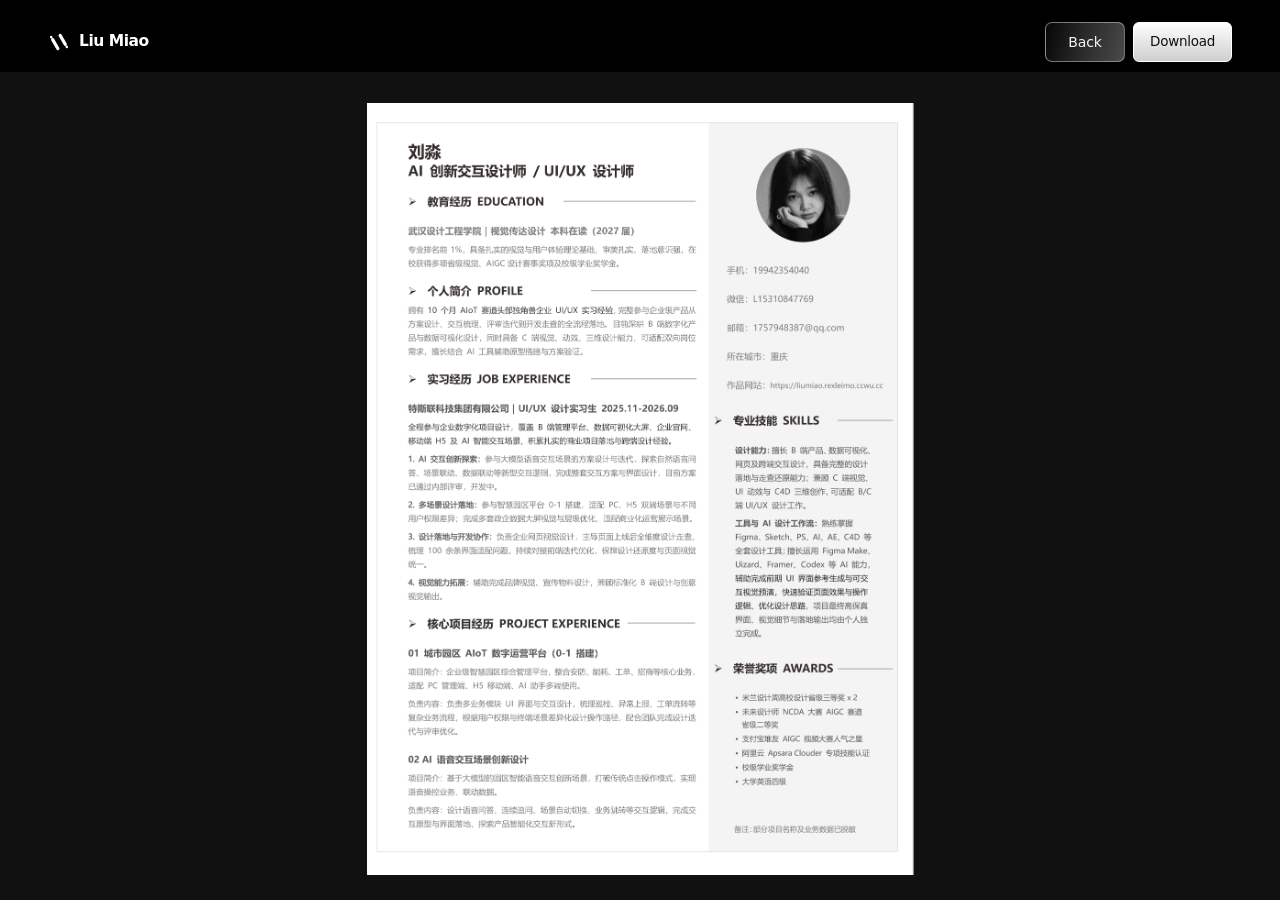
<file: resume/index.html>
<!doctype html>
<html lang="en-US">
<head>
  <meta charset="UTF-8">
  <meta name="viewport" content="width=device-width, initial-scale=1.0, viewport-fit=cover">
  <meta name="theme-color" content="#000000">
  <title>Resume - Liu Miao</title>
<meta name='robots' content='max-image-preview:large' />
	<style>img:is([sizes="auto" i], [sizes^="auto," i]) { contain-intrinsic-size: 3000px 1500px }</style>
	<link rel="icon" href="data:image/svg+xml,%3Csvg xmlns=&#039;http://www.w3.org/2000/svg&#039; viewBox=&#039;0 0 24 24&#039; fill=&#039;white&#039;%3E%3Cg transform=&#039;rotate(-30 12 12)&#039;%3E%3Ccircle cx=&#039;7.3&#039; cy=&#039;3.2&#039; r=&#039;1.45&#039;/%3E%3Crect x=&#039;5.5&#039; y=&#039;4.7&#039; width=&#039;3.6&#039; height=&#039;14.6&#039; rx=&#039;1.8&#039;/%3E%3Crect x=&#039;14.9&#039; y=&#039;4.7&#039; width=&#039;3.6&#039; height=&#039;14.6&#039; rx=&#039;1.8&#039;/%3E%3Ccircle cx=&#039;16.7&#039; cy=&#039;20.8&#039; r=&#039;1.45&#039;/%3E%3C/g%3E%3C/svg%3E"><link rel='stylesheet' id='wp-block-library-css' href='../wp-includes/css/dist/block-library/style.min.css?ver=6.8.3' media='all' />
<style id='classic-theme-styles-inline-css'>
/*! This file is auto-generated */
.wp-block-button__link{color:#fff;background-color:#32373c;border-radius:9999px;box-shadow:none;text-decoration:none;padding:calc(.667em + 2px) calc(1.333em + 2px);font-size:1.125em}.wp-block-file__button{background:#32373c;color:#fff;text-decoration:none}
</style>
<style id='global-styles-inline-css'>
:root{--wp--preset--aspect-ratio--square: 1;--wp--preset--aspect-ratio--4-3: 4/3;--wp--preset--aspect-ratio--3-4: 3/4;--wp--preset--aspect-ratio--3-2: 3/2;--wp--preset--aspect-ratio--2-3: 2/3;--wp--preset--aspect-ratio--16-9: 16/9;--wp--preset--aspect-ratio--9-16: 9/16;--wp--preset--color--black: #000000;--wp--preset--color--cyan-bluish-gray: #abb8c3;--wp--preset--color--white: #ffffff;--wp--preset--color--pale-pink: #f78da7;--wp--preset--color--vivid-red: #cf2e2e;--wp--preset--color--luminous-vivid-orange: #ff6900;--wp--preset--color--luminous-vivid-amber: #fcb900;--wp--preset--color--light-green-cyan: #7bdcb5;--wp--preset--color--vivid-green-cyan: #00d084;--wp--preset--color--pale-cyan-blue: #8ed1fc;--wp--preset--color--vivid-cyan-blue: #0693e3;--wp--preset--color--vivid-purple: #9b51e0;--wp--preset--gradient--vivid-cyan-blue-to-vivid-purple: linear-gradient(135deg,rgba(6,147,227,1) 0%,rgb(155,81,224) 100%);--wp--preset--gradient--light-green-cyan-to-vivid-green-cyan: linear-gradient(135deg,rgb(122,220,180) 0%,rgb(0,208,130) 100%);--wp--preset--gradient--luminous-vivid-amber-to-luminous-vivid-orange: linear-gradient(135deg,rgba(252,185,0,1) 0%,rgba(255,105,0,1) 100%);--wp--preset--gradient--luminous-vivid-orange-to-vivid-red: linear-gradient(135deg,rgba(255,105,0,1) 0%,rgb(207,46,46) 100%);--wp--preset--gradient--very-light-gray-to-cyan-bluish-gray: linear-gradient(135deg,rgb(238,238,238) 0%,rgb(169,184,195) 100%);--wp--preset--gradient--cool-to-warm-spectrum: linear-gradient(135deg,rgb(74,234,220) 0%,rgb(151,120,209) 20%,rgb(207,42,186) 40%,rgb(238,44,130) 60%,rgb(251,105,98) 80%,rgb(254,248,76) 100%);--wp--preset--gradient--blush-light-purple: linear-gradient(135deg,rgb(255,206,236) 0%,rgb(152,150,240) 100%);--wp--preset--gradient--blush-bordeaux: linear-gradient(135deg,rgb(254,205,165) 0%,rgb(254,45,45) 50%,rgb(107,0,62) 100%);--wp--preset--gradient--luminous-dusk: linear-gradient(135deg,rgb(255,203,112) 0%,rgb(199,81,192) 50%,rgb(65,88,208) 100%);--wp--preset--gradient--pale-ocean: linear-gradient(135deg,rgb(255,245,203) 0%,rgb(182,227,212) 50%,rgb(51,167,181) 100%);--wp--preset--gradient--electric-grass: linear-gradient(135deg,rgb(202,248,128) 0%,rgb(113,206,126) 100%);--wp--preset--gradient--midnight: linear-gradient(135deg,rgb(2,3,129) 0%,rgb(40,116,252) 100%);--wp--preset--font-size--small: 13px;--wp--preset--font-size--medium: 20px;--wp--preset--font-size--large: 36px;--wp--preset--font-size--x-large: 42px;--wp--preset--spacing--20: 0.44rem;--wp--preset--spacing--30: 0.67rem;--wp--preset--spacing--40: 1rem;--wp--preset--spacing--50: 1.5rem;--wp--preset--spacing--60: 2.25rem;--wp--preset--spacing--70: 3.38rem;--wp--preset--spacing--80: 5.06rem;--wp--preset--shadow--natural: 6px 6px 9px rgba(0, 0, 0, 0.2);--wp--preset--shadow--deep: 12px 12px 50px rgba(0, 0, 0, 0.4);--wp--preset--shadow--sharp: 6px 6px 0px rgba(0, 0, 0, 0.2);--wp--preset--shadow--outlined: 6px 6px 0px -3px rgba(255, 255, 255, 1), 6px 6px rgba(0, 0, 0, 1);--wp--preset--shadow--crisp: 6px 6px 0px rgba(0, 0, 0, 1);}:where(.is-layout-flex){gap: 0.5em;}:where(.is-layout-grid){gap: 0.5em;}body .is-layout-flex{display: flex;}.is-layout-flex{flex-wrap: wrap;align-items: center;}.is-layout-flex > :is(*, div){margin: 0;}body .is-layout-grid{display: grid;}.is-layout-grid > :is(*, div){margin: 0;}:where(.wp-block-columns.is-layout-flex){gap: 2em;}:where(.wp-block-columns.is-layout-grid){gap: 2em;}:where(.wp-block-post-template.is-layout-flex){gap: 1.25em;}:where(.wp-block-post-template.is-layout-grid){gap: 1.25em;}.has-black-color{color: var(--wp--preset--color--black) !important;}.has-cyan-bluish-gray-color{color: var(--wp--preset--color--cyan-bluish-gray) !important;}.has-white-color{color: var(--wp--preset--color--white) !important;}.has-pale-pink-color{color: var(--wp--preset--color--pale-pink) !important;}.has-vivid-red-color{color: var(--wp--preset--color--vivid-red) !important;}.has-luminous-vivid-orange-color{color: var(--wp--preset--color--luminous-vivid-orange) !important;}.has-luminous-vivid-amber-color{color: var(--wp--preset--color--luminous-vivid-amber) !important;}.has-light-green-cyan-color{color: var(--wp--preset--color--light-green-cyan) !important;}.has-vivid-green-cyan-color{color: var(--wp--preset--color--vivid-green-cyan) !important;}.has-pale-cyan-blue-color{color: var(--wp--preset--color--pale-cyan-blue) !important;}.has-vivid-cyan-blue-color{color: var(--wp--preset--color--vivid-cyan-blue) !important;}.has-vivid-purple-color{color: var(--wp--preset--color--vivid-purple) !important;}.has-black-background-color{background-color: var(--wp--preset--color--black) !important;}.has-cyan-bluish-gray-background-color{background-color: var(--wp--preset--color--cyan-bluish-gray) !important;}.has-white-background-color{background-color: var(--wp--preset--color--white) !important;}.has-pale-pink-background-color{background-color: var(--wp--preset--color--pale-pink) !important;}.has-vivid-red-background-color{background-color: var(--wp--preset--color--vivid-red) !important;}.has-luminous-vivid-orange-background-color{background-color: var(--wp--preset--color--luminous-vivid-orange) !important;}.has-luminous-vivid-amber-background-color{background-color: var(--wp--preset--color--luminous-vivid-amber) !important;}.has-light-green-cyan-background-color{background-color: var(--wp--preset--color--light-green-cyan) !important;}.has-vivid-green-cyan-background-color{background-color: var(--wp--preset--color--vivid-green-cyan) !important;}.has-pale-cyan-blue-background-color{background-color: var(--wp--preset--color--pale-cyan-blue) !important;}.has-vivid-cyan-blue-background-color{background-color: var(--wp--preset--color--vivid-cyan-blue) !important;}.has-vivid-purple-background-color{background-color: var(--wp--preset--color--vivid-purple) !important;}.has-black-border-color{border-color: var(--wp--preset--color--black) !important;}.has-cyan-bluish-gray-border-color{border-color: var(--wp--preset--color--cyan-bluish-gray) !important;}.has-white-border-color{border-color: var(--wp--preset--color--white) !important;}.has-pale-pink-border-color{border-color: var(--wp--preset--color--pale-pink) !important;}.has-vivid-red-border-color{border-color: var(--wp--preset--color--vivid-red) !important;}.has-luminous-vivid-orange-border-color{border-color: var(--wp--preset--color--luminous-vivid-orange) !important;}.has-luminous-vivid-amber-border-color{border-color: var(--wp--preset--color--luminous-vivid-amber) !important;}.has-light-green-cyan-border-color{border-color: var(--wp--preset--color--light-green-cyan) !important;}.has-vivid-green-cyan-border-color{border-color: var(--wp--preset--color--vivid-green-cyan) !important;}.has-pale-cyan-blue-border-color{border-color: var(--wp--preset--color--pale-cyan-blue) !important;}.has-vivid-cyan-blue-border-color{border-color: var(--wp--preset--color--vivid-cyan-blue) !important;}.has-vivid-purple-border-color{border-color: var(--wp--preset--color--vivid-purple) !important;}.has-vivid-cyan-blue-to-vivid-purple-gradient-background{background: var(--wp--preset--gradient--vivid-cyan-blue-to-vivid-purple) !important;}.has-light-green-cyan-to-vivid-green-cyan-gradient-background{background: var(--wp--preset--gradient--light-green-cyan-to-vivid-green-cyan) !important;}.has-luminous-vivid-amber-to-luminous-vivid-orange-gradient-background{background: var(--wp--preset--gradient--luminous-vivid-amber-to-luminous-vivid-orange) !important;}.has-luminous-vivid-orange-to-vivid-red-gradient-background{background: var(--wp--preset--gradient--luminous-vivid-orange-to-vivid-red) !important;}.has-very-light-gray-to-cyan-bluish-gray-gradient-background{background: var(--wp--preset--gradient--very-light-gray-to-cyan-bluish-gray) !important;}.has-cool-to-warm-spectrum-gradient-background{background: var(--wp--preset--gradient--cool-to-warm-spectrum) !important;}.has-blush-light-purple-gradient-background{background: var(--wp--preset--gradient--blush-light-purple) !important;}.has-blush-bordeaux-gradient-background{background: var(--wp--preset--gradient--blush-bordeaux) !important;}.has-luminous-dusk-gradient-background{background: var(--wp--preset--gradient--luminous-dusk) !important;}.has-pale-ocean-gradient-background{background: var(--wp--preset--gradient--pale-ocean) !important;}.has-electric-grass-gradient-background{background: var(--wp--preset--gradient--electric-grass) !important;}.has-midnight-gradient-background{background: var(--wp--preset--gradient--midnight) !important;}.has-small-font-size{font-size: var(--wp--preset--font-size--small) !important;}.has-medium-font-size{font-size: var(--wp--preset--font-size--medium) !important;}.has-large-font-size{font-size: var(--wp--preset--font-size--large) !important;}.has-x-large-font-size{font-size: var(--wp--preset--font-size--x-large) !important;}
:where(.wp-block-post-template.is-layout-flex){gap: 1.25em;}:where(.wp-block-post-template.is-layout-grid){gap: 1.25em;}
:where(.wp-block-columns.is-layout-flex){gap: 2em;}:where(.wp-block-columns.is-layout-grid){gap: 2em;}
:root :where(.wp-block-pullquote){font-size: 1.5em;line-height: 1.6;}
</style>
<link rel='stylesheet' id='portfolio-template-style-css' href='../wp-content/themes/portfolio-template-theme/style.css?ver=1788936933' media='all' />

<meta name="generator" content="WordPress 6.8.3" />
</head>
<body class="wp-embed-responsive wp-theme-portfolio-template-theme portfolio-page resume-detail-page" style="background:#000;color:#fff">
<a class="skip-link" href="#main-content">跳至主要内容</a>

<div class="grain" aria-hidden="true"></div>
<video class="hero-photo" autoplay muted loop playsinline preload="metadata" poster="../wp-content/themes/portfolio-template-theme/assets/hero-layout-1200.jpg?v=1788769050" aria-hidden="true" disablepictureinpicture>
  <source src="../wp-content/themes/portfolio-template-theme/assets/hero-background-h264.mp4?v=1788768054" type="video/mp4">
</video>

<div class="page">
  <div class="menu-backdrop" data-menu-backdrop aria-hidden="true"></div>
    <header class="header" data-site-header>
    <a class="logo appear appear--scale" href="../#top" aria-label="刘淼作品集首页">
      <svg class="logo-mark" viewBox="0 0 24 24" fill="currentColor" aria-hidden="true">
        <g transform="rotate(-30 12 12)">
          <circle cx="7.3" cy="3.2" r="1.45"></circle>
          <rect x="5.5" y="4.7" width="3.6" height="14.6" rx="1.8"></rect>
          <rect x="14.9" y="4.7" width="3.6" height="14.6" rx="1.8"></rect>
          <circle cx="16.7" cy="20.8" r="1.45"></circle>
        </g>
      </svg>
      <span>Liu Miao</span>
    </a>

          <div class="detail-actions" aria-label="页面操作">
                  <a class="nav-link appear appear--scale" style="--d:.16s" href="../#contact" data-history-back>Back</a>
          <a class="btn btn-solid appear appear--soft" style="--d:.28s" href="../wp-content/themes/portfolio-template-theme/assets/resume/resume.pdf" download="刘淼‑2027届‑UI-UX设计师‑求职简历.pdf.pdf">Download</a>
              </div>
          </header>

  <main id="main-content" tabindex="-1">
    <span id="top" aria-hidden="true"></span>

<section class="resume-viewer" aria-label="简历预览">
    <div class="resume-viewer__canvas" data-resume-canvas tabindex="0" aria-label="简历预览画布，可使用鼠标滚轮缩放并拖拽查看">
            <img class="resume-viewer__image" src="../wp-content/themes/portfolio-template-theme/assets/resume/resume-preview.png?v=1788779690" alt="刘淼 UI/UX 设计师求职简历" width="4760" height="6736" loading="eager" fetchpriority="high" decoding="async" data-resume-image>
    </div>
</section>

    </main>

      </div>
</div>
<script type="speculationrules">
{"prefetch":[{"source":"document","where":{"and":[{"href_matches":"\/*"},{"not":{"href_matches":["\/wp-*.php","\/wp-admin\/*","\/wp-content\/uploads\/*","\/wp-content\/*","\/wp-content\/plugins\/*","\/wp-content\/themes\/portfolio-template-theme\/*","\/*\\?(.+)"]}},{"not":{"selector_matches":"a[rel~=\"nofollow\"]"}},{"not":{"selector_matches":".no-prefetch, .no-prefetch a"}}]},"eagerness":"conservative"}]}
</script>
<script src="../wp-content/themes/portfolio-template-theme/assets/portfolio-motion.js?ver=1788936933" id="portfolio-template-motion-js"></script>
</body>
</html>
</file>
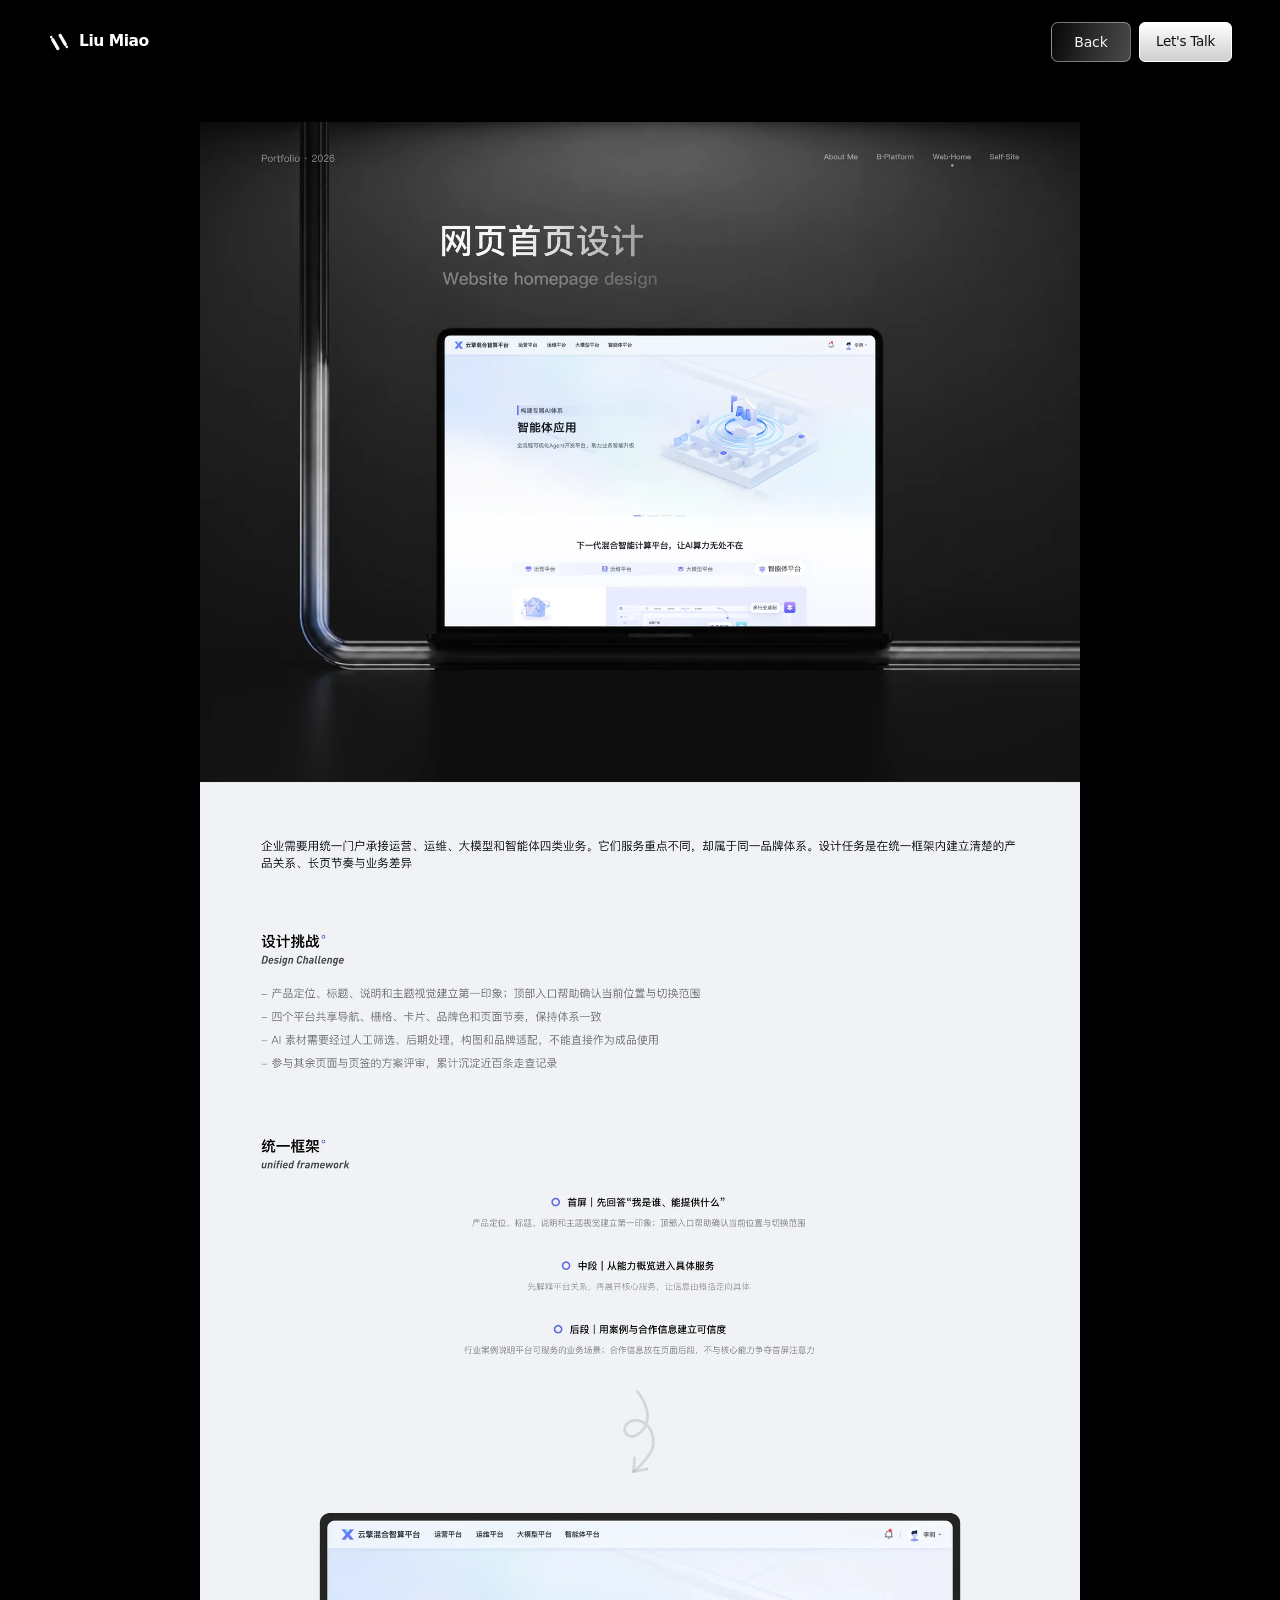
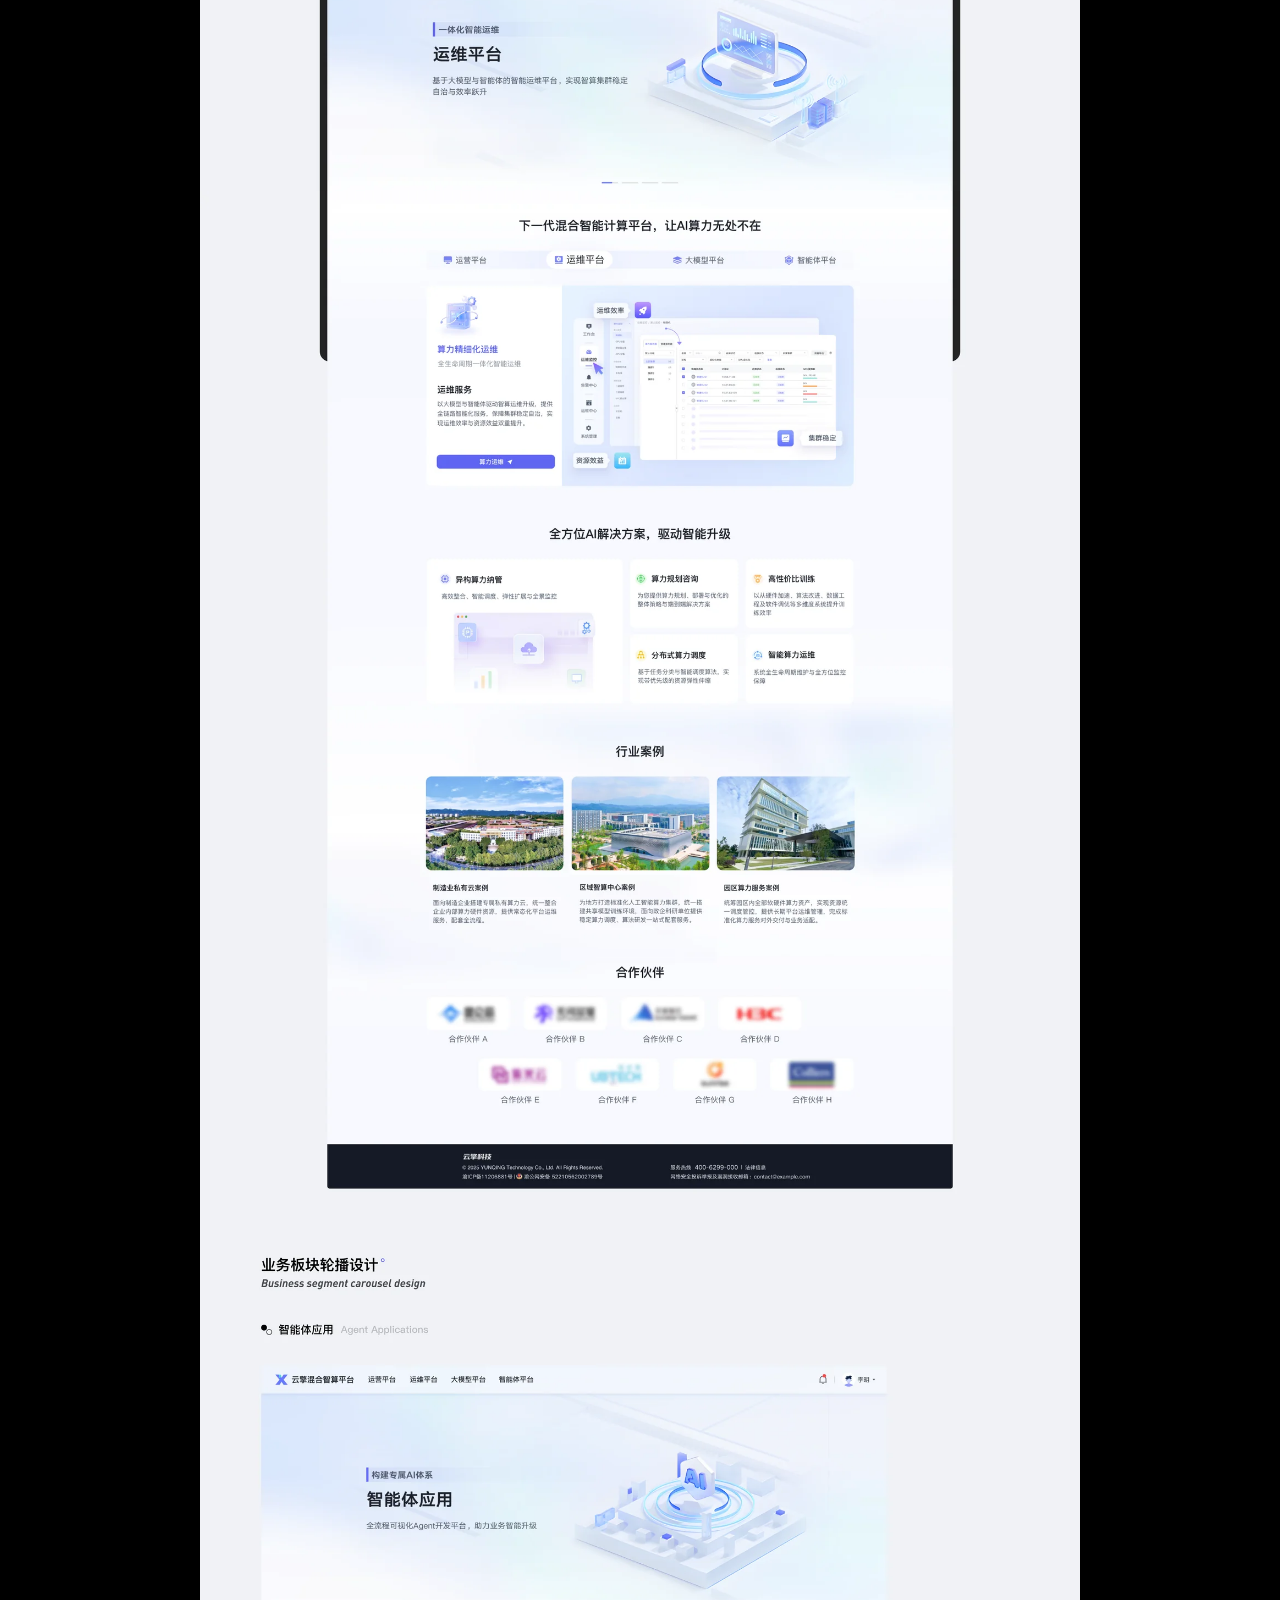
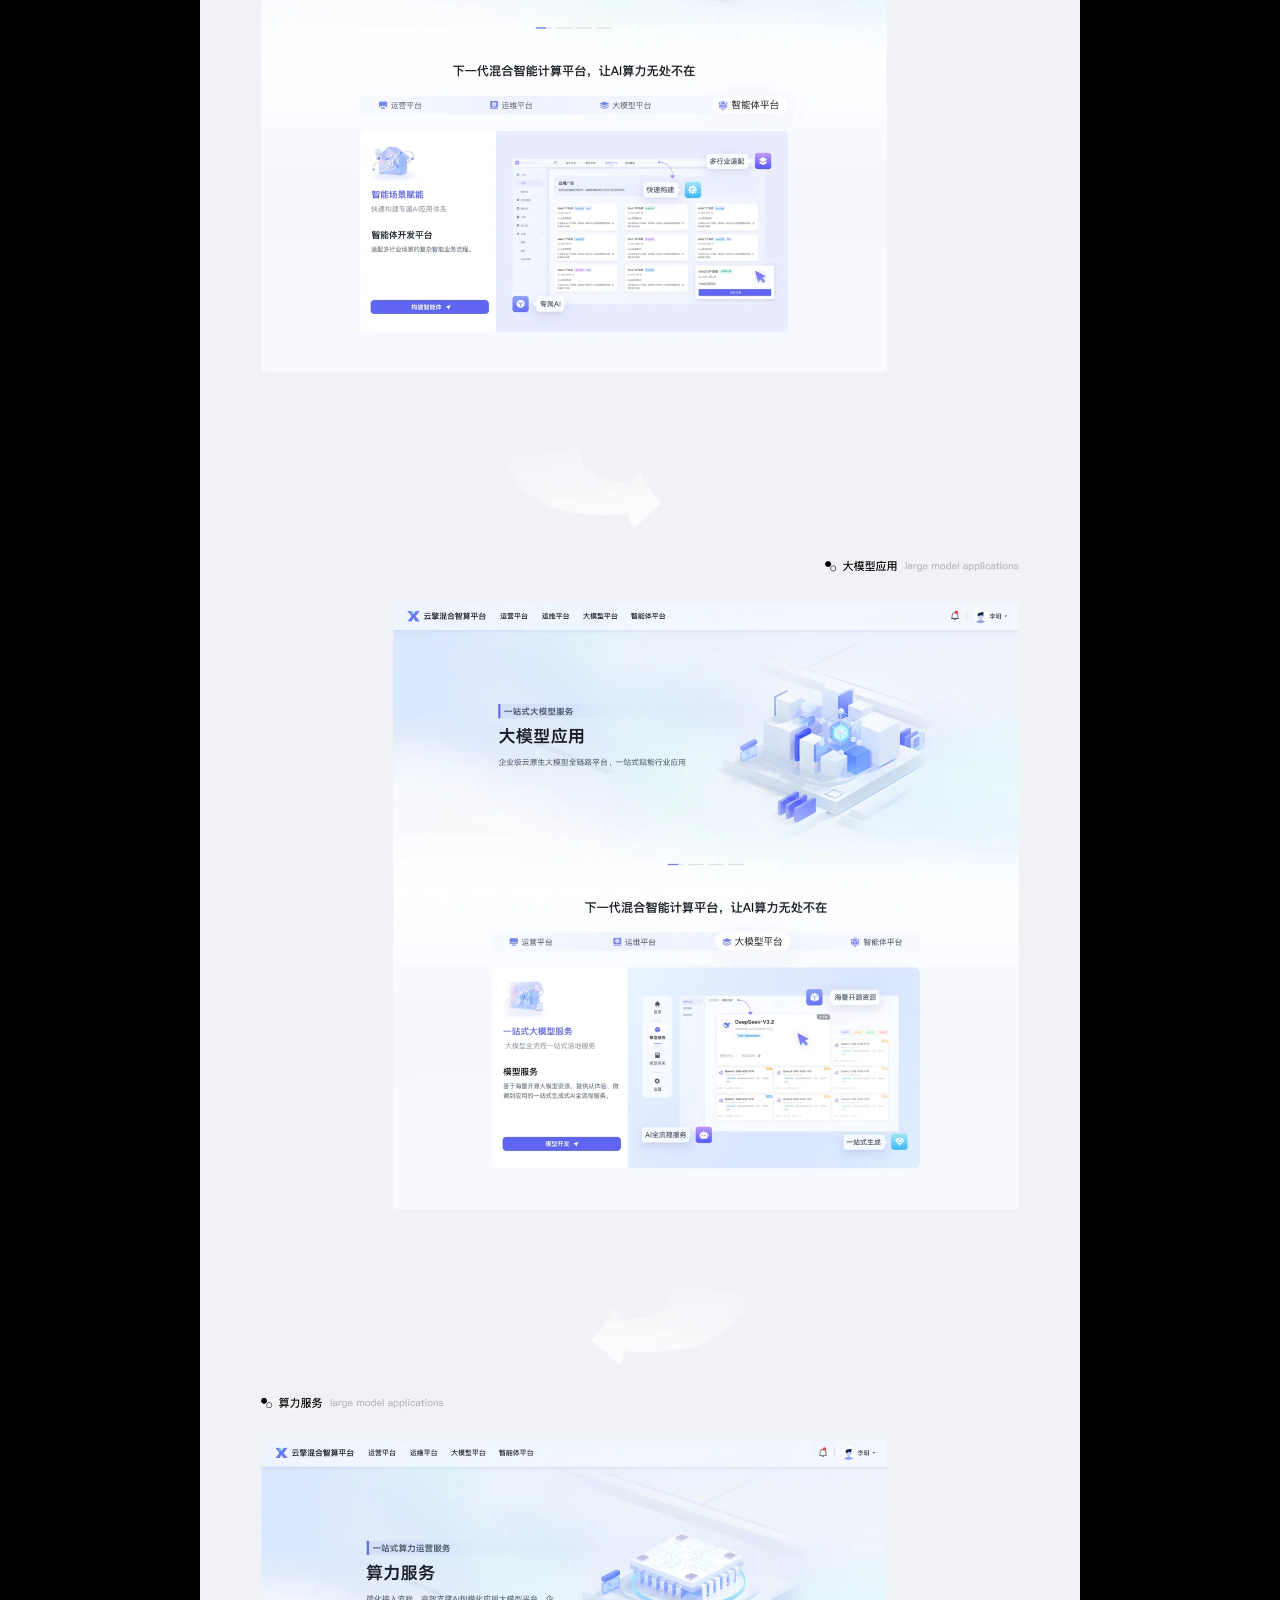
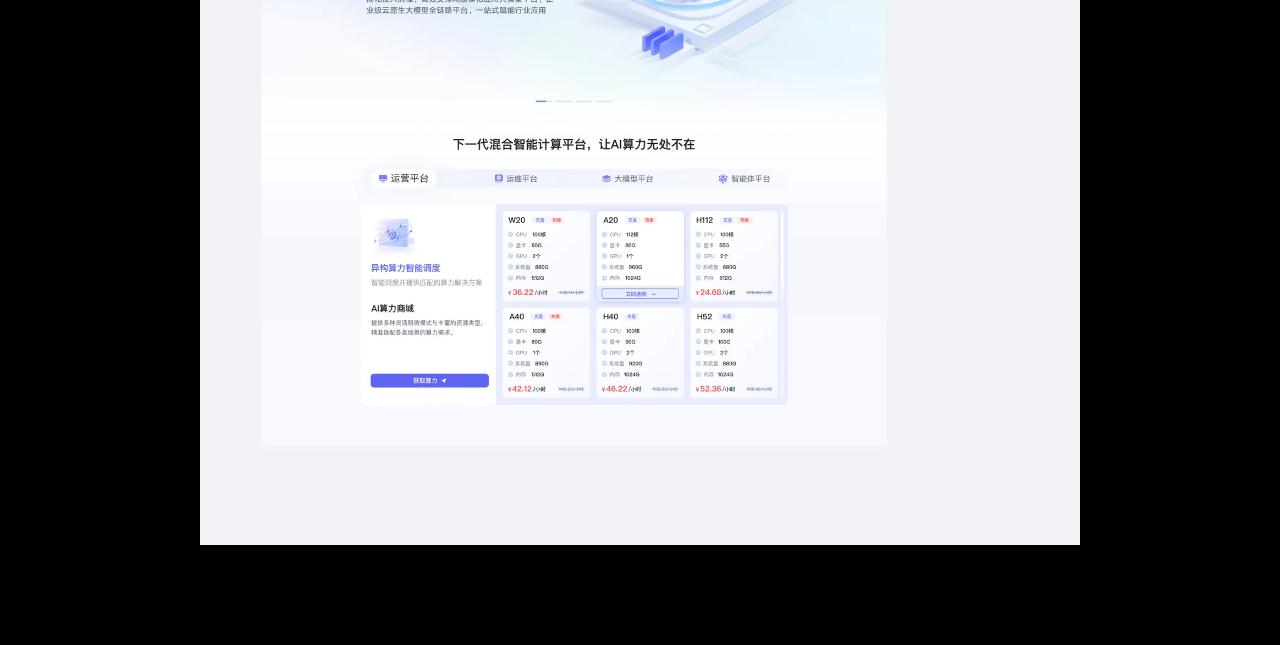
<file: web-design/index.html>
<!doctype html>
<html lang="en-US">
<head>
  <meta charset="UTF-8">
  <meta name="viewport" content="width=device-width, initial-scale=1.0, viewport-fit=cover">
  <meta name="theme-color" content="#000000">
  <title>网页设计项目 - Liu Miao</title>
<meta name='robots' content='max-image-preview:large' />
	<style>img:is([sizes="auto" i], [sizes^="auto," i]) { contain-intrinsic-size: 3000px 1500px }</style>
	<link rel="icon" href="data:image/svg+xml,%3Csvg xmlns=&#039;http://www.w3.org/2000/svg&#039; viewBox=&#039;0 0 24 24&#039; fill=&#039;white&#039;%3E%3Cg transform=&#039;rotate(-30 12 12)&#039;%3E%3Ccircle cx=&#039;7.3&#039; cy=&#039;3.2&#039; r=&#039;1.45&#039;/%3E%3Crect x=&#039;5.5&#039; y=&#039;4.7&#039; width=&#039;3.6&#039; height=&#039;14.6&#039; rx=&#039;1.8&#039;/%3E%3Crect x=&#039;14.9&#039; y=&#039;4.7&#039; width=&#039;3.6&#039; height=&#039;14.6&#039; rx=&#039;1.8&#039;/%3E%3Ccircle cx=&#039;16.7&#039; cy=&#039;20.8&#039; r=&#039;1.45&#039;/%3E%3C/g%3E%3C/svg%3E"><link rel='stylesheet' id='wp-block-library-css' href='../wp-includes/css/dist/block-library/style.min.css?ver=6.8.3' media='all' />
<style id='classic-theme-styles-inline-css'>
/*! This file is auto-generated */
.wp-block-button__link{color:#fff;background-color:#32373c;border-radius:9999px;box-shadow:none;text-decoration:none;padding:calc(.667em + 2px) calc(1.333em + 2px);font-size:1.125em}.wp-block-file__button{background:#32373c;color:#fff;text-decoration:none}
</style>
<style id='global-styles-inline-css'>
:root{--wp--preset--aspect-ratio--square: 1;--wp--preset--aspect-ratio--4-3: 4/3;--wp--preset--aspect-ratio--3-4: 3/4;--wp--preset--aspect-ratio--3-2: 3/2;--wp--preset--aspect-ratio--2-3: 2/3;--wp--preset--aspect-ratio--16-9: 16/9;--wp--preset--aspect-ratio--9-16: 9/16;--wp--preset--color--black: #000000;--wp--preset--color--cyan-bluish-gray: #abb8c3;--wp--preset--color--white: #ffffff;--wp--preset--color--pale-pink: #f78da7;--wp--preset--color--vivid-red: #cf2e2e;--wp--preset--color--luminous-vivid-orange: #ff6900;--wp--preset--color--luminous-vivid-amber: #fcb900;--wp--preset--color--light-green-cyan: #7bdcb5;--wp--preset--color--vivid-green-cyan: #00d084;--wp--preset--color--pale-cyan-blue: #8ed1fc;--wp--preset--color--vivid-cyan-blue: #0693e3;--wp--preset--color--vivid-purple: #9b51e0;--wp--preset--gradient--vivid-cyan-blue-to-vivid-purple: linear-gradient(135deg,rgba(6,147,227,1) 0%,rgb(155,81,224) 100%);--wp--preset--gradient--light-green-cyan-to-vivid-green-cyan: linear-gradient(135deg,rgb(122,220,180) 0%,rgb(0,208,130) 100%);--wp--preset--gradient--luminous-vivid-amber-to-luminous-vivid-orange: linear-gradient(135deg,rgba(252,185,0,1) 0%,rgba(255,105,0,1) 100%);--wp--preset--gradient--luminous-vivid-orange-to-vivid-red: linear-gradient(135deg,rgba(255,105,0,1) 0%,rgb(207,46,46) 100%);--wp--preset--gradient--very-light-gray-to-cyan-bluish-gray: linear-gradient(135deg,rgb(238,238,238) 0%,rgb(169,184,195) 100%);--wp--preset--gradient--cool-to-warm-spectrum: linear-gradient(135deg,rgb(74,234,220) 0%,rgb(151,120,209) 20%,rgb(207,42,186) 40%,rgb(238,44,130) 60%,rgb(251,105,98) 80%,rgb(254,248,76) 100%);--wp--preset--gradient--blush-light-purple: linear-gradient(135deg,rgb(255,206,236) 0%,rgb(152,150,240) 100%);--wp--preset--gradient--blush-bordeaux: linear-gradient(135deg,rgb(254,205,165) 0%,rgb(254,45,45) 50%,rgb(107,0,62) 100%);--wp--preset--gradient--luminous-dusk: linear-gradient(135deg,rgb(255,203,112) 0%,rgb(199,81,192) 50%,rgb(65,88,208) 100%);--wp--preset--gradient--pale-ocean: linear-gradient(135deg,rgb(255,245,203) 0%,rgb(182,227,212) 50%,rgb(51,167,181) 100%);--wp--preset--gradient--electric-grass: linear-gradient(135deg,rgb(202,248,128) 0%,rgb(113,206,126) 100%);--wp--preset--gradient--midnight: linear-gradient(135deg,rgb(2,3,129) 0%,rgb(40,116,252) 100%);--wp--preset--font-size--small: 13px;--wp--preset--font-size--medium: 20px;--wp--preset--font-size--large: 36px;--wp--preset--font-size--x-large: 42px;--wp--preset--spacing--20: 0.44rem;--wp--preset--spacing--30: 0.67rem;--wp--preset--spacing--40: 1rem;--wp--preset--spacing--50: 1.5rem;--wp--preset--spacing--60: 2.25rem;--wp--preset--spacing--70: 3.38rem;--wp--preset--spacing--80: 5.06rem;--wp--preset--shadow--natural: 6px 6px 9px rgba(0, 0, 0, 0.2);--wp--preset--shadow--deep: 12px 12px 50px rgba(0, 0, 0, 0.4);--wp--preset--shadow--sharp: 6px 6px 0px rgba(0, 0, 0, 0.2);--wp--preset--shadow--outlined: 6px 6px 0px -3px rgba(255, 255, 255, 1), 6px 6px rgba(0, 0, 0, 1);--wp--preset--shadow--crisp: 6px 6px 0px rgba(0, 0, 0, 1);}:where(.is-layout-flex){gap: 0.5em;}:where(.is-layout-grid){gap: 0.5em;}body .is-layout-flex{display: flex;}.is-layout-flex{flex-wrap: wrap;align-items: center;}.is-layout-flex > :is(*, div){margin: 0;}body .is-layout-grid{display: grid;}.is-layout-grid > :is(*, div){margin: 0;}:where(.wp-block-columns.is-layout-flex){gap: 2em;}:where(.wp-block-columns.is-layout-grid){gap: 2em;}:where(.wp-block-post-template.is-layout-flex){gap: 1.25em;}:where(.wp-block-post-template.is-layout-grid){gap: 1.25em;}.has-black-color{color: var(--wp--preset--color--black) !important;}.has-cyan-bluish-gray-color{color: var(--wp--preset--color--cyan-bluish-gray) !important;}.has-white-color{color: var(--wp--preset--color--white) !important;}.has-pale-pink-color{color: var(--wp--preset--color--pale-pink) !important;}.has-vivid-red-color{color: var(--wp--preset--color--vivid-red) !important;}.has-luminous-vivid-orange-color{color: var(--wp--preset--color--luminous-vivid-orange) !important;}.has-luminous-vivid-amber-color{color: var(--wp--preset--color--luminous-vivid-amber) !important;}.has-light-green-cyan-color{color: var(--wp--preset--color--light-green-cyan) !important;}.has-vivid-green-cyan-color{color: var(--wp--preset--color--vivid-green-cyan) !important;}.has-pale-cyan-blue-color{color: var(--wp--preset--color--pale-cyan-blue) !important;}.has-vivid-cyan-blue-color{color: var(--wp--preset--color--vivid-cyan-blue) !important;}.has-vivid-purple-color{color: var(--wp--preset--color--vivid-purple) !important;}.has-black-background-color{background-color: var(--wp--preset--color--black) !important;}.has-cyan-bluish-gray-background-color{background-color: var(--wp--preset--color--cyan-bluish-gray) !important;}.has-white-background-color{background-color: var(--wp--preset--color--white) !important;}.has-pale-pink-background-color{background-color: var(--wp--preset--color--pale-pink) !important;}.has-vivid-red-background-color{background-color: var(--wp--preset--color--vivid-red) !important;}.has-luminous-vivid-orange-background-color{background-color: var(--wp--preset--color--luminous-vivid-orange) !important;}.has-luminous-vivid-amber-background-color{background-color: var(--wp--preset--color--luminous-vivid-amber) !important;}.has-light-green-cyan-background-color{background-color: var(--wp--preset--color--light-green-cyan) !important;}.has-vivid-green-cyan-background-color{background-color: var(--wp--preset--color--vivid-green-cyan) !important;}.has-pale-cyan-blue-background-color{background-color: var(--wp--preset--color--pale-cyan-blue) !important;}.has-vivid-cyan-blue-background-color{background-color: var(--wp--preset--color--vivid-cyan-blue) !important;}.has-vivid-purple-background-color{background-color: var(--wp--preset--color--vivid-purple) !important;}.has-black-border-color{border-color: var(--wp--preset--color--black) !important;}.has-cyan-bluish-gray-border-color{border-color: var(--wp--preset--color--cyan-bluish-gray) !important;}.has-white-border-color{border-color: var(--wp--preset--color--white) !important;}.has-pale-pink-border-color{border-color: var(--wp--preset--color--pale-pink) !important;}.has-vivid-red-border-color{border-color: var(--wp--preset--color--vivid-red) !important;}.has-luminous-vivid-orange-border-color{border-color: var(--wp--preset--color--luminous-vivid-orange) !important;}.has-luminous-vivid-amber-border-color{border-color: var(--wp--preset--color--luminous-vivid-amber) !important;}.has-light-green-cyan-border-color{border-color: var(--wp--preset--color--light-green-cyan) !important;}.has-vivid-green-cyan-border-color{border-color: var(--wp--preset--color--vivid-green-cyan) !important;}.has-pale-cyan-blue-border-color{border-color: var(--wp--preset--color--pale-cyan-blue) !important;}.has-vivid-cyan-blue-border-color{border-color: var(--wp--preset--color--vivid-cyan-blue) !important;}.has-vivid-purple-border-color{border-color: var(--wp--preset--color--vivid-purple) !important;}.has-vivid-cyan-blue-to-vivid-purple-gradient-background{background: var(--wp--preset--gradient--vivid-cyan-blue-to-vivid-purple) !important;}.has-light-green-cyan-to-vivid-green-cyan-gradient-background{background: var(--wp--preset--gradient--light-green-cyan-to-vivid-green-cyan) !important;}.has-luminous-vivid-amber-to-luminous-vivid-orange-gradient-background{background: var(--wp--preset--gradient--luminous-vivid-amber-to-luminous-vivid-orange) !important;}.has-luminous-vivid-orange-to-vivid-red-gradient-background{background: var(--wp--preset--gradient--luminous-vivid-orange-to-vivid-red) !important;}.has-very-light-gray-to-cyan-bluish-gray-gradient-background{background: var(--wp--preset--gradient--very-light-gray-to-cyan-bluish-gray) !important;}.has-cool-to-warm-spectrum-gradient-background{background: var(--wp--preset--gradient--cool-to-warm-spectrum) !important;}.has-blush-light-purple-gradient-background{background: var(--wp--preset--gradient--blush-light-purple) !important;}.has-blush-bordeaux-gradient-background{background: var(--wp--preset--gradient--blush-bordeaux) !important;}.has-luminous-dusk-gradient-background{background: var(--wp--preset--gradient--luminous-dusk) !important;}.has-pale-ocean-gradient-background{background: var(--wp--preset--gradient--pale-ocean) !important;}.has-electric-grass-gradient-background{background: var(--wp--preset--gradient--electric-grass) !important;}.has-midnight-gradient-background{background: var(--wp--preset--gradient--midnight) !important;}.has-small-font-size{font-size: var(--wp--preset--font-size--small) !important;}.has-medium-font-size{font-size: var(--wp--preset--font-size--medium) !important;}.has-large-font-size{font-size: var(--wp--preset--font-size--large) !important;}.has-x-large-font-size{font-size: var(--wp--preset--font-size--x-large) !important;}
:where(.wp-block-post-template.is-layout-flex){gap: 1.25em;}:where(.wp-block-post-template.is-layout-grid){gap: 1.25em;}
:where(.wp-block-columns.is-layout-flex){gap: 2em;}:where(.wp-block-columns.is-layout-grid){gap: 2em;}
:root :where(.wp-block-pullquote){font-size: 1.5em;line-height: 1.6;}
</style>
<link rel='stylesheet' id='portfolio-template-style-css' href='../wp-content/themes/portfolio-template-theme/style.css?ver=1788936933' media='all' />

<meta name="generator" content="WordPress 6.8.3" />
</head>
<body class="wp-embed-responsive wp-theme-portfolio-template-theme portfolio-page web-design-detail-page" style="background:#000;color:#fff">
<a class="skip-link" href="#main-content">跳至主要内容</a>

<div class="grain" aria-hidden="true"></div>
<video class="hero-photo" autoplay muted loop playsinline preload="metadata" poster="../wp-content/themes/portfolio-template-theme/assets/hero-layout-1200.jpg?v=1788769050" aria-hidden="true" disablepictureinpicture>
  <source src="../wp-content/themes/portfolio-template-theme/assets/hero-background-h264.mp4?v=1788768054" type="video/mp4">
</video>

<div class="page">
  <div class="menu-backdrop" data-menu-backdrop aria-hidden="true"></div>
    <header class="header" data-site-header>
    <a class="logo appear appear--scale" href="../#top" aria-label="刘淼作品集首页">
      <svg class="logo-mark" viewBox="0 0 24 24" fill="currentColor" aria-hidden="true">
        <g transform="rotate(-30 12 12)">
          <circle cx="7.3" cy="3.2" r="1.45"></circle>
          <rect x="5.5" y="4.7" width="3.6" height="14.6" rx="1.8"></rect>
          <rect x="14.9" y="4.7" width="3.6" height="14.6" rx="1.8"></rect>
          <circle cx="16.7" cy="20.8" r="1.45"></circle>
        </g>
      </svg>
      <span>Liu Miao</span>
    </a>

          <div class="detail-actions" aria-label="页面操作">
                  <!-- Project Back always returns to its card; browser history can point at an unrelated standalone page. -->
          <a class="nav-link appear appear--scale" style="--d:.16s" href="../#case-web" data-project-back>Back</a>
                    <a class="btn btn-solid appear appear--scale" style="--d:.34s" href="../contact/?from=web-design">Let's Talk</a>
              </div>
          </header>

  <main id="main-content" tabindex="-1">
    <span id="top" aria-hidden="true"></span>

<section class="web-design-detail" aria-label="网页设计项目详情">
  <figure class="web-design-detail__figure">
                <picture><source type="image/webp" srcset="../wp-content/themes/portfolio-template-theme/assets/portfolio-details/segments/web-design-detail-01-1600.webp?v=1788766495"><img
        class="web-design-detail__image"
        src="../wp-content/themes/portfolio-template-theme/assets/portfolio-details/segments/web-design-detail-01-1600.jpg?v=1788769050"
        alt="网页设计项目完整展示"
        loading="eager"
        decoding="async"
        fetchpriority="high"        width="4320"
        height="8192"
      ></picture>
                <picture><source type="image/webp" srcset="../wp-content/themes/portfolio-template-theme/assets/portfolio-details/segments/web-design-detail-02-1600.webp?v=1788766496"><img
        class="web-design-detail__image"
        src="../wp-content/themes/portfolio-template-theme/assets/portfolio-details/segments/web-design-detail-02-1600.jpg?v=1788769050"
        alt=""
        loading="lazy"
        decoding="async"
                width="4320"
        height="8192"
      ></picture>
                <picture><source type="image/webp" srcset="../wp-content/themes/portfolio-template-theme/assets/portfolio-details/segments/web-design-detail-03-1600.webp?v=1788766497"><img
        class="web-design-detail__image"
        src="../wp-content/themes/portfolio-template-theme/assets/portfolio-details/segments/web-design-detail-03-1600.jpg?v=1788769050"
        alt=""
        loading="lazy"
        decoding="async"
                width="4320"
        height="8192"
      ></picture>
                <picture><source type="image/webp" srcset="../wp-content/themes/portfolio-template-theme/assets/portfolio-details/segments/web-design-detail-04-1600.webp?v=1788766497"><img
        class="web-design-detail__image"
        src="../wp-content/themes/portfolio-template-theme/assets/portfolio-details/segments/web-design-detail-04-1600.jpg?v=1788769050"
        alt=""
        loading="lazy"
        decoding="async"
                width="4320"
        height="1065"
      ></picture>
      </figure>
</section>

    </main>

      </div>
</div>
<script type="speculationrules">
{"prefetch":[{"source":"document","where":{"and":[{"href_matches":"\/*"},{"not":{"href_matches":["\/wp-*.php","\/wp-admin\/*","\/wp-content\/uploads\/*","\/wp-content\/*","\/wp-content\/plugins\/*","\/wp-content\/themes\/portfolio-template-theme\/*","\/*\\?(.+)"]}},{"not":{"selector_matches":"a[rel~=\"nofollow\"]"}},{"not":{"selector_matches":".no-prefetch, .no-prefetch a"}}]},"eagerness":"conservative"}]}
</script>
<script src="../wp-content/themes/portfolio-template-theme/assets/portfolio-motion.js?ver=1788936933" id="portfolio-template-motion-js"></script>
</body>
</html>
</file>
<file: wp-content/themes/portfolio-template-theme/style.css>
/*
Theme Name: 刘淼 UI/UX 设计师作品集
Theme URI: http://localhost:3000/
Author: 刘淼
Description: 参考单屏叙事规范制作的个人作品集首页。
Version: 6.0.0
Text Domain: portfolio-template
*/

html,
body {
  background: #000000 !important;
  color: #ffffff;
}

:root {
  --bg: #000000;
  --text: #ffffff;
  --muted: #9a9a9a;
  --stat: #d8d8d8;
  --border: rgba(255, 255, 255, 0.16);
  --border-soft: rgba(255, 255, 255, 0.12);
  --accent: #988cff;
  --logo: 15.5px;
  --logo-mark: 22px;
  --nav: 14px;
  --nav-h: 40px;
  --btn: 13.5px;
  --btn-h: 40px;
  --hero-btn-h: 42px;
  --h1: 48px;
  --lede: 15.5px;
  --badge: 12.5px;
  --stat-size: 13.5px;
  --header-y: 22px;
  --header-x: 40px;
  --stats-x: 72px;
  --stats-y: 36px;
  --hero-gap: 85px;
  --copy-max: 860px;
  --lede-max: 470px;
  --section-display-size: clamp(2.25rem, 5vw, 5rem);
  --section-title-tracking: -.042em;
  --page-pad: clamp(1.25rem, 4.8vw, 5.5rem);
  --ease: cubic-bezier(0.16, 1, 0.3, 1);
  --ui-font: "Inter", "Noto Sans SC", "PingFang SC", "Microsoft YaHei", system-ui, -apple-system, BlinkMacSystemFont, "Segoe UI", sans-serif;
  --serif-font: "Instrument Serif", Georgia, "Times New Roman", serif;
}

* {
  box-sizing: border-box;
  margin: 0;
  padding: 0;
}

html {
  min-width: 20rem;
  height: 100%;
  scroll-behavior: smooth;
}

body {
  min-width: 20rem;
  height: 100%;
  overflow: hidden;
  position: relative;
  font-family: var(--ui-font);
  font-weight: 400;
  -webkit-font-smoothing: antialiased;
  -moz-osx-font-smoothing: grayscale;
  text-rendering: optimizeLegibility;
}

body.menu-open {
  overflow: hidden;
}

a {
  color: inherit;
  text-decoration: none;
}

button {
  border: 0;
  color: inherit;
  font: inherit;
}

button:focus-visible,
a:focus-visible {
  outline: 2px solid var(--accent);
  outline-offset: 4px;
}

.skip-link {
  position: fixed;
  left: 1rem;
  top: -5rem;
  z-index: 200;
  padding: .65rem .9rem;
  border-radius: .4rem;
  background: #fff;
  color: #111;
  font-size: .8rem;
  transition: top .2s ease;
}

.skip-link:focus {
  top: 1rem;
}

.grain {
  position: fixed;
  inset: 0;
  z-index: 100;
  pointer-events: none;
  opacity: .12;
  background-image: url("data:image/svg+xml,%3Csvg xmlns='http://www.w3.org/2000/svg' width='180' height='180' viewBox='0 0 180 180'%3E%3Cfilter id='n'%3E%3CfeTurbulence type='fractalNoise' baseFrequency='.78' numOctaves='4' stitchTiles='stitch'/%3E%3C/filter%3E%3Crect width='100%25' height='100%25' filter='url(%23n)' opacity='.42'/%3E%3C/svg%3E");
  mix-blend-mode: soft-light;
}

.hero-photo {
  position: fixed;
  inset: 0;
  z-index: 0;
  width: 100%;
  height: 100%;
  object-fit: cover;
  object-position: 50% 50%;
  background: #000;
  filter: brightness(.76) contrast(1.08) saturate(.72);
}

.hero-photo::after {
  content: "";
  position: absolute;
  inset: 0;
  background: rgba(0, 0, 0, .12);
}

.page {
  position: relative;
  z-index: 1;
  display: block;
  width: 100%;
  min-height: 100vh;
  min-height: 100dvh;
  overflow: visible;
}

.header {
  position: sticky;
  top: 0;
  z-index: 50;
  display: grid;
  grid-template-columns: 1fr auto 1fr;
  align-items: center;
  gap: 1rem;
  padding: var(--header-y) var(--header-x) 10px;
  min-height: 72px;
  background: #000;
}

.logo {
  display: inline-flex;
  align-items: center;
  justify-self: start;
  gap: 9px;
  color: #fff;
  font-size: var(--logo);
  font-weight: 600;
  letter-spacing: -.03em;
  line-height: 1;
  white-space: nowrap;
}

.logo-mark {
  width: var(--logo-mark);
  height: var(--logo-mark);
  flex: 0 0 auto;
}

.site-nav {
  display: flex;
  align-items: center;
  justify-self: center;
  gap: 8px;
}

/* Detail-page actions belong to the fixed header; no secondary back link is rendered below it. */
.detail-actions {
  grid-column: 2 / 4;
  justify-self: end;
  display: flex;
  align-items: center;
  gap: 8px;
}

.nav-link {
  position: relative;
  display: inline-flex;
  align-items: center;
  justify-content: center;
  height: var(--nav-h);
  min-width: 80px;
  overflow: hidden;
  padding: 0 18px;
  border: 1px solid rgba(198, 198, 198, .55);
  border-radius: 7px;
  background: linear-gradient(105deg, #050505 0%, #2a2a2a 48%, #4a4a4a 100%);
  color: #f3f3f3;
  font-size: var(--nav);
  font-weight: 400;
  letter-spacing: -.01em;
  line-height: 1;
  white-space: nowrap;
  transition: background .35s ease, border-color .35s ease, box-shadow .35s ease, transform .35s var(--ease);
}

.nav-link::before,
.btn::after {
  content: "";
  position: absolute;
  inset: 0;
  z-index: -1;
  background: linear-gradient(115deg, transparent 30%, rgba(255, 255, 255, .16) 50%, transparent 70%);
  transform: translateX(-120%);
  transition: transform .6s ease;
}

.nav-link:hover,
.nav-link:focus-visible {
  border-color: rgba(235, 235, 235, .9);
  background: linear-gradient(105deg, #111 0%, #3a3a3a 45%, #6a6a6a 100%);
  box-shadow: 0 0 18px rgba(200, 210, 230, .18);
  transform: translateY(-1px);
}

.nav-link:hover::before,
.nav-link:focus-visible::before,
.btn:hover::after,
.btn:focus-visible::after {
  transform: translateX(120%);
}

.btn {
  position: relative;
  isolation: isolate;
  display: inline-flex;
  align-items: center;
  justify-content: center;
  height: var(--btn-h);
  overflow: hidden;
  padding: 0 16px;
  border-radius: 6px;
  color: #fff;
  font-size: var(--btn);
  font-weight: 500;
  letter-spacing: -.02em;
  line-height: 1;
  white-space: nowrap;
  cursor: pointer;
  transition: background .35s ease, border-color .35s ease, box-shadow .35s ease, color .35s ease, filter .35s ease, transform .35s var(--ease);
}

.btn-solid {
  border: 1px solid #fff;
  background: linear-gradient(180deg, #fff 0%, #e7e7e7 48%, #cfcfcf 100%);
  box-shadow: inset 0 1px 0 rgba(255, 255, 255, .95);
  color: #111;
}

.btn-solid:hover,
.btn-solid:focus-visible {
  border-color: #f2f6ff;
  background: linear-gradient(180deg, #fff 0%, #f3f6ff 42%, #d5def2 100%);
  box-shadow: inset 0 1px 0 #fff, 0 0 26px rgba(186, 208, 255, .4), 0 8px 18px rgba(255, 255, 255, .14);
  transform: translateY(-1px);
}

.btn:active,
.nav-link:active {
  transform: translateY(1px) scale(.985);
}

.btn-ghost {
  border: 1px solid rgba(198, 198, 198, .55);
  background: linear-gradient(135deg, rgba(255, 255, 255, .12), rgba(0, 0, 0, .5) 46%, rgba(150, 170, 200, .1));
  box-shadow: inset 0 1px 0 rgba(255, 255, 255, .12);
  backdrop-filter: blur(16px);
  -webkit-backdrop-filter: blur(16px);
}

.btn-ghost:hover,
.btn-ghost:focus-visible {
  border-color: rgba(220, 230, 255, .8);
  background: linear-gradient(135deg, rgba(210, 225, 255, .18), rgba(0, 0, 0, .35) 48%, rgba(180, 195, 220, .16));
  box-shadow: inset 0 1px 0 rgba(255, 255, 255, .22), 0 0 24px rgba(170, 200, 255, .28);
  transform: translateY(-1px);
}

.header-cta {
  justify-self: end;
}

.menu-toggle {
  display: none;
  place-items: center;
  width: 42px;
  height: 42px;
  gap: 5px;
  padding: 0;
  border: 1px solid var(--border);
  border-radius: 6px;
  background: rgba(8, 8, 8, .55);
  cursor: pointer;
  z-index: 60;
}

.menu-toggle span {
  display: block;
  width: 16px;
  height: 1.5px;
  border-radius: 1px;
  background: #fff;
  transition: transform .25s ease, opacity .2s ease;
}

.menu-toggle:hover,
.menu-toggle:focus-visible {
  border-color: rgba(255, 255, 255, .32);
  background: rgba(255, 255, 255, .05);
}

.menu-open .menu-toggle span:nth-child(1) {
  transform: translateY(6.5px) rotate(45deg);
}

.menu-open .menu-toggle span:nth-child(2) {
  opacity: 0;
}

.menu-open .menu-toggle span:nth-child(3) {
  transform: translateY(-6.5px) rotate(-45deg);
}

.menu-backdrop {
  display: none;
}

main {
  min-height: 0;
}

.hero {
  display: flex;
  align-items: flex-end;
  justify-content: center;
  position: relative;
  min-height: 0;
  height: calc(100dvh - 82px);
  min-height: 0;
  padding: 8px 24px var(--hero-gap);
}

.nav-anchor {
  position: absolute;
  width: 1px;
  height: 1px;
  overflow: hidden;
  pointer-events: none;
}

.hero-copy {
  position: relative;
  z-index: 1;
  display: flex;
  flex-direction: column;
  align-items: center;
  width: 100%;
  max-width: var(--copy-max);
  text-align: center;
}

.badge {
  display: inline-flex;
  align-items: center;
  gap: 8px;
  margin-bottom: 22px;
  padding: 9px 15px;
  border-radius: 5px;
  background: linear-gradient(90deg, #7d7d7d 0%, #2a2a2a 52%, #0a0a0a 100%);
  color: #f2f2f2;
  font-size: var(--badge);
  font-weight: 400;
  letter-spacing: -.01em;
  line-height: 1;
}

.badge-star {
  width: 18px;
  height: 20px;
  filter: drop-shadow(0 0 3px rgba(255, 255, 255, .45));
  animation: in-star .9s both .28s;
}

.hero h1 {
  color: #fff;
  font-size: var(--h1);
  font-weight: 500;
  letter-spacing: -.045em;
  line-height: 1.12;
}

.headline-line {
  display: block;
  overflow: hidden;
  padding: .06em .15em .14em;
}

.headline-line > span {
  display: inline-block;
}

.hero h1 em {
  color: var(--muted);
  font-family: var(--serif-font);
  font-size: 1.08em;
  font-style: italic;
  font-weight: 400;
  letter-spacing: -.03em;
  animation: in-em 1.2s both .72s;
}

.lede {
  max-width: var(--lede-max);
  margin-top: 18px;
  color: var(--muted);
  font-size: var(--lede);
  font-weight: 400;
  letter-spacing: -.015em;
  line-height: 1.55;
}

.hero-actions {
  display: flex;
  flex-wrap: wrap;
  align-items: center;
  justify-content: center;
  gap: 10px;
  margin-top: 26px;
}

.btn-hero {
  height: var(--hero-btn-h);
  padding: 0 18px;
}

.stats {
  position: absolute;
  top: calc(100dvh - 68px);
  left: 0;
  right: 0;
  z-index: 4;
  display: flex;
  align-items: center;
  justify-content: space-between;
  gap: 24px;
  padding: 0 var(--stats-x) max(var(--stats-y), env(safe-area-inset-bottom));
  color: var(--stat);
}

.stat {
  display: inline-flex;
  align-items: center;
  gap: 14px;
  color: var(--stat);
  font-size: var(--stat-size);
  letter-spacing: -.015em;
  line-height: 1.2;
  white-space: nowrap;
}

.stat-icon {
  width: 20px;
  height: 20px;
  flex: 0 0 auto;
}

.stat-icon-wide {
  width: 38px;
  height: 21px;
}

/* Elements remain visible if motion is disabled or a browser drops CSS animations. */
.appear {
  opacity: 1;
  animation-duration: 1.05s;
  animation-fill-mode: both;
  animation-timing-function: var(--ease);
  animation-delay: var(--d, .08s);
}

.appear--scale { animation-name: in-scale; }
.appear--soft { animation-name: in-soft; }
.appear--mask { animation-name: in-mask; }
.appear--pop { animation-name: in-pop; }
.appear--btn { animation-name: in-btn; }
.appear--side { animation-name: in-side; }
.appear--stat { animation-name: in-stat; }

.appear.is-in,
.hero-photo.is-in {
  animation: none;
  clip-path: none;
  filter: none;
  opacity: 1;
  transform: none;
}

@keyframes in-scale {
  from { opacity: 0; transform: scale(.84); }
  to { opacity: 1; transform: scale(1); }
}

@keyframes in-soft {
  from { opacity: 0; transform: translateY(14px); }
  to { opacity: 1; transform: translateY(0); }
}

@keyframes in-mask {
  from { opacity: 0; transform: translateY(40%); }
  to { opacity: 1; transform: translateY(0); }
}

@keyframes in-pop {
  0% { opacity: 0; transform: scale(.9); }
  70% { opacity: 1; transform: scale(1.03); }
  100% { opacity: 1; transform: scale(1); }
}

@keyframes in-btn {
  from { opacity: 0; transform: translateY(18px) scale(.94); }
  to { opacity: 1; transform: translateY(0) scale(1); }
}

@keyframes in-side {
  from { opacity: 0; transform: translateX(22px); }
  to { opacity: 1; transform: translateX(0); }
}

@keyframes in-stat {
  from { opacity: 0; transform: translateY(20px); }
  to { opacity: 1; transform: translateY(0); }
}

@keyframes in-star {
  0% { opacity: 0; transform: scale(.2) rotate(-50deg); }
  65% { opacity: 1; transform: scale(1.2) rotate(8deg); }
  100% { opacity: 1; transform: scale(1) rotate(0); }
}

@keyframes in-em {
  from { opacity: .35; filter: blur(4px); }
  to { opacity: 1; filter: blur(0); }
}

@media (min-width: 1600px) {
  :root {
    --logo: 17px;
    --logo-mark: 24px;
    --nav: 15px;
    --nav-h: 44px;
    --btn: 15px;
    --btn-h: 44px;
    --hero-btn-h: 48px;
    --h1: 64px;
    --lede: 18px;
    --badge: 13.5px;
    --stat-size: 15px;
    --header-y: 28px;
    --header-x: 64px;
    --stats-x: 96px;
    --stats-y: 44px;
    --copy-max: 980px;
    --lede-max: 540px;
  }

  .nav-link { padding-inline: 20px; }
  .badge { margin-bottom: 26px; }
  .lede { margin-top: 22px; }
  .hero-actions { gap: 12px; margin-top: 30px; }
  .btn { padding-inline: 20px; }
  .stat-icon { width: 22px; height: 22px; }
  .stat-icon-wide { width: 45px; height: 24px; }
}

@media (min-width: 1920px) {
  :root {
    --logo: 18px;
    --logo-mark: 26px;
    --nav: 16px;
    --nav-h: 48px;
    --btn: 16px;
    --btn-h: 48px;
    --hero-btn-h: 52px;
    --h1: 76px;
    --lede: 20px;
    --badge: 14.5px;
    --stat-size: 16px;
    --header-y: 32px;
    --header-x: 80px;
    --stats-x: 120px;
    --stats-y: 52px;
    --copy-max: 1120px;
    --lede-max: 620px;
  }

  .site-nav { gap: 10px; }
  .nav-link { padding-inline: 22px; }
  .badge { padding: 10px 15px; }
  .btn { padding-inline: 22px; }
  .stat-icon-wide { width: 48px; height: 26px; }
}

@media (min-width: 2560px) {
  :root {
    --h1: 88px;
    --lede: 22px;
    --header-x: 120px;
    --stats-x: 160px;
    --copy-max: 1280px;
    --lede-max: 680px;
  }
}

@media (min-width: 1280px) and (max-width: 1599px) {
  :root {
    --h1: 54px;
    --lede: 16px;
    --header-x: 48px;
    --stats-x: 80px;
    --copy-max: 900px;
  }
}

@media (min-width: 901px) and (max-width: 1279px) {
  :root {
    --logo: 15px;
    --nav: 13px;
    --nav-h: 36px;
    --btn: 13px;
    --btn-h: 38px;
    --hero-btn-h: 40px;
    --h1: 42px;
    --lede: 15px;
    --badge: 12px;
    --stat-size: 12.5px;
    --header-y: 16px;
    --header-x: 28px;
    --stats-x: 36px;
    --stats-y: 28px;
    --hero-gap: 64px;
    --copy-max: 760px;
    --lede-max: 440px;
  }

  .nav-link { min-width: 68px; padding-inline: 14px; }
  .badge { margin-bottom: 16px; }
  .lede { margin-top: 14px; }
  .hero-actions { margin-top: 20px; }
}

@media (min-width: 901px) and (max-height: 850px) {
  :root {
    --header-y: 14px;
    --stats-y: 24px;
    --hero-gap: 48px;
    --h1: 40px;
  }

  .badge { margin-bottom: 12px; }
  .lede { margin-top: 12px; }
  .hero-actions { margin-top: 16px; }
}

@media (min-width: 901px) and (max-height: 720px) {
  :root {
    --h1: 34px;
    --lede: 14px;
    --hero-gap: 32px;
    --stats-y: 18px;
    --nav-h: 30px;
    --btn-h: 34px;
    --hero-btn-h: 36px;
  }

  .badge { margin-bottom: 8px; }
}

@media (max-width: 900px) {
  html,
  body {
    height: auto;
    min-height: 100%;
    overflow-x: hidden;
    overflow-y: auto;
  }

  .hero-photo {
    position: fixed;
  }

  .page {
    height: auto;
    min-height: 100vh;
    min-height: 100svh;
    min-height: 100dvh;
    overflow: visible;
  }

  .header {
    grid-template-columns: 1fr auto auto;
    gap: 8px;
    min-height: 74px;
    padding: max(16px, env(safe-area-inset-top)) max(18px, env(safe-area-inset-right)) 14px max(18px, env(safe-area-inset-left));
  }

  .logo,
  .header-cta,
  .menu-toggle {
    position: relative;
    z-index: 80;
  }

  .menu-toggle {
    display: grid;
  }

  .detail-actions {
    grid-column: 2 / 4;
    justify-self: end;
  }

  :root {
    --logo: 16px;
    --logo-mark: 22px;
    --btn: 15px;
    --btn-h: 46px;
    --hero-btn-h: 48px;
    --h1: 36px;
    --lede: 16.5px;
    --badge: 13.5px;
    --stat-size: 15px;
    --header-x: 18px;
    --stats-x: 20px;
    --stats-y: 28px;
    --hero-gap: 36px;
  }

  .site-nav {
    position: fixed;
    inset: 0;
    z-index: 45;
    display: flex;
    flex-direction: column;
    align-items: stretch;
    justify-content: center;
    gap: 12px;
    padding: max(96px, calc(env(safe-area-inset-top) + 88px)) 22px 32px;
    background: transparent;
    opacity: 0;
    visibility: hidden;
    pointer-events: none;
    transform: translateY(-8px);
    transition: opacity .28s ease, visibility .28s ease, transform .28s var(--ease);
  }

  .site-nav .nav-link {
    width: 100%;
    height: 56px;
    min-width: 0;
    border-radius: 10px;
    font-size: 19px;
  }

  .menu-backdrop {
    position: fixed;
    inset: 0;
    z-index: 40;
    display: block;
    background: rgba(8, 8, 8, .42);
    opacity: 0;
    visibility: hidden;
    pointer-events: none;
    backdrop-filter: blur(0);
    -webkit-backdrop-filter: blur(0);
    transition: opacity .28s ease, visibility .28s ease, backdrop-filter .28s ease;
  }

  .menu-open .site-nav {
    opacity: 1;
    visibility: visible;
    pointer-events: auto;
    transform: translateY(0);
  }

  .menu-open .menu-backdrop {
    opacity: 1;
    visibility: visible;
    pointer-events: auto;
    backdrop-filter: blur(24px);
    -webkit-backdrop-filter: blur(24px);
  }

  .hero {
    min-height: calc(100vh - 74px);
    min-height: calc(100svh - 74px);
    height: calc(100vh - 74px);
    height: calc(100svh - 74px);
    padding: 20px 20px 64px;
  }

  .hero-copy,
  .lede {
    max-width: 100%;
  }

  .stats {
    top: calc(100vh + 2px);
    top: calc(100svh + 2px);
    flex-direction: column;
    justify-content: center;
    gap: 16px;
    padding-inline: var(--stats-x);
    white-space: normal;
  }

  .stat {
    white-space: normal;
  }
}

@media (max-width: 560px) {
  :root {
    --h1: 34px;
    --lede: 16px;
    --header-x: 16px;
  }

  .header-cta {
    padding-inline: 13px;
  }

  .hero-actions {
    width: min(100%, 22rem);
    flex-direction: column;
  }

  .btn-hero {
    width: 100%;
  }
}

@media (prefers-reduced-motion: reduce) {
  *,
  *::before,
  *::after {
    scroll-behavior: auto !important;
    animation: none !important;
    transition: none !important;
  }

  .appear,
  .hero-photo,
  .hero h1 em,
  .badge-star {
    clip-path: none;
    filter: none;
    opacity: 1;
    transform: none;
  }
}

/* Long-form portfolio sections begin after the fixed first screen. */
body {
  overflow-y: auto;
}

.portfolio-content {
  position: relative;
  z-index: 2;
  overflow: visible;
  background: #f2f2f2;
  color: #141414;
  --accent: #191919;
}

.section-shell {
  width: min(calc(100% - 2 * var(--page-pad)), 1180px);
  margin-inline: auto;
}

.intro-section,
.cases-section,
.process-section {
  background: #f2f2f2;
}

.intro-section {
  padding: clamp(7rem, 13vw, 12rem) 0 clamp(6rem, 11vw, 10rem);
}

@media (min-width: 901px) {
  .intro-section {
    padding-top: calc(clamp(7rem, 13vw, 12rem) - 1.5rem);
    padding-bottom: calc(clamp(6rem, 11vw, 10rem) + 1.5rem);
  }
}

.intro-grid {
  display: grid;
  grid-template-columns: minmax(0, 1.12fr) minmax(18rem, .68fr);
  gap: clamp(3rem, 8vw, 7rem);
  align-items: start;
}

.intro-column {
  display: grid;
  gap: clamp(2rem, 5vw, 4rem);
}

.section-heading h2,
.cases-heading h2,
.process-section h2 {
  max-width: 13ch;
  font-size: var(--section-display-size);
  font-weight: 500;
  letter-spacing: var(--section-title-tracking);
  line-height: 1.03;
}

.intro-section .section-heading h2 {
  /* The small width adjustment keeps the final line balanced after the tracking opens up. */
  max-width: 9.25ch;
  font-size: var(--section-display-size);
  line-height: .99;
}

.intro-overline {
  margin-bottom: 1.35rem;
  color: #717171;
  font-size: clamp(.7rem, .8vw, .8rem);
  font-weight: 600;
  letter-spacing: .08em;
  line-height: 1.25;
}

.eyebrow,
.case-card__type,
.experience-meta .eyebrow {
  margin-bottom: 1.5rem;
  color: #717171;
  font-size: .75rem;
  font-weight: 600;
  letter-spacing: .12em;
  line-height: 1;
  text-transform: uppercase;
}

.intro-copy {
  max-width: 35rem;
  padding-top: .4rem;
  color: #4d4d4d;
  font-size: clamp(.96rem, 1.25vw, 1.1rem);
  line-height: 1.72;
}

.intro-copy p + p {
  margin-top: 1.35rem;
}

.intro-copy-wrap {
  position: relative;
}

.intro-hand-arrow {
  position: absolute;
  left: 0;
  bottom: -3.4rem;
  width: 16rem;
  height: 3.8rem;
  color: #4d4d4d;
  font-family: "Segoe Print", "Bradley Hand", "Comic Sans MS", cursive;
  font-size: .76rem;
  line-height: 1;
  transform: rotate(-2deg);
  pointer-events: none;
}

.intro-hand-arrow svg {
  position: absolute;
  top: auto;
  right: 0;
  bottom: .15rem;
  left: 0;
  width: 100%;
  height: 2.55rem;
  overflow: visible;
}

.intro-hand-arrow span {
  position: absolute;
  left: .25rem;
  bottom: .15rem;
  white-space: nowrap;
}

.intro-portrait {
  position: relative;
  width: min(100%, clamp(18rem, 22vw, 22rem));
  max-width: none;
  margin-left: auto;
  padding-top: .75rem;
  transform: rotate(1.8deg);
  transform-origin: 50% 0;
  transition: transform .7s var(--ease);
}

.intro-portrait::before {
  content: "";
  position: absolute;
  z-index: 1;
  top: -.1rem;
  left: 50%;
  width: .85rem;
  height: .85rem;
  border: .18rem solid #efefef;
  border-radius: 50%;
  background: #171717;
  box-shadow: 0 .08rem .2rem rgba(0, 0, 0, .26);
  transform: translate(-50%, -50%);
  pointer-events: none;
}

.intro-portrait img {
  position: relative;
  display: block;
  width: 100%;
  height: auto;
  aspect-ratio: auto;
  object-fit: contain;
  border-radius: 1.25rem;
  filter: grayscale(1) contrast(1.04);
  box-shadow: 0 1.5rem 3rem rgba(16, 16, 16, .12);
  transition: filter .55s ease, transform .75s var(--ease);
}

.intro-portrait:hover {
  transform: rotate(.4deg) translateY(-4px);
}

.intro-portrait:hover img {
  filter: grayscale(1) contrast(1.12) brightness(1.06);
}

.intro-portrait figcaption {
  position: relative;
  display: inline-flex;
  flex-direction: column;
  gap: .2rem;
  margin: .9rem 0 0 .7rem;
  padding: .55rem .8rem;
  border: 1px solid #c8c8c8;
  border-radius: .45rem;
  background: #f2f2f2;
  color: #4d4d4d;
  font-size: .68rem;
  letter-spacing: .04em;
  line-height: 1.25;
  transform: rotate(-3deg);
}

.intro-portrait figcaption span:first-child {
  color: #1b1b1b;
  font-size: .62rem;
  font-weight: 700;
  letter-spacing: .12em;
  text-transform: uppercase;
}

.text-link,
.case-link {
  display: inline-flex;
  align-items: center;
  gap: .55rem;
  margin-top: 2.25rem;
  border-bottom: 1px solid currentColor;
  padding-bottom: .35rem;
  color: #171717;
  font-size: .9rem;
  font-weight: 600;
  transition: gap .35s var(--ease), color .35s ease;
}

.text-link:hover,
.text-link:focus-visible,
.case-link:hover,
.case-link:focus-visible {
  gap: .9rem;
  color: var(--accent);
}

.text-link:active,
.case-link:active,
.capability-detail a:active {
  transform: translateY(1px);
}

.experience-section {
  padding: clamp(5rem, 10vw, 9rem) 0;
  background: #101010;
  color: #f3f3f3;
}

.experience-grid {
  display: grid;
  grid-template-columns: minmax(10rem, .45fr) minmax(0, 1.55fr);
  gap: clamp(2rem, 8vw, 8rem);
}

.experience-section .eyebrow {
  color: #a4a4a4;
}

.experience-period {
  color: #858585;
  font-size: 1.8rem;
}

.experience-detail h2 {
  max-width: none;
  font-size: clamp(2.3rem, 4.2vw, 4.2rem);
  font-weight: 500;
  letter-spacing: -.06em;
  line-height: 1;
  white-space: nowrap;
}

.experience-role {
  margin-top: 1.35rem;
  color: #b6b6b6;
  font-size: 1.1rem;
}

.experience-list {
  display: grid;
  gap: 0;
  max-width: none;
  margin-top: 3.25rem;
  list-style: none;
}

.experience-list li {
  border-top: 1px solid rgba(255, 255, 255, .17);
  padding: 1.15rem 0;
  color: #d0d0d0;
  font-size: 1rem;
  line-height: 1.55;
}

@media (min-width: 1100px) {
  /* Keep each requested experience item on its own visual row. */
  .experience-list li {
    white-space: nowrap;
    font-size: clamp(.72rem, 1.03vw, 1rem);
    letter-spacing: -.01em;
  }
}

.experience-list li:last-child {
  border-bottom: 1px solid rgba(255, 255, 255, .17);
}

.cases-section {
  padding: clamp(7rem, 13vw, 12rem) 0 clamp(8rem, 14vw, 13rem);
}

.cases-heading {
  display: grid;
  grid-template-columns: minmax(0, 1fr) minmax(0, 1.4fr);
  column-gap: 4rem;
  align-items: end;
  margin-bottom: clamp(4rem, 9vw, 8rem);
}

.cases-heading .eyebrow {
  grid-column: 1 / -1;
}

.cases-heading h2 {
  max-width: 15ch;
}

.section-note {
  max-width: 20rem;
  justify-self: end;
  color: #717171;
  font-size: .95rem;
  line-height: 1.6;
}

.case-list {
  display: grid;
  gap: clamp(4rem, 10vw, 10rem);
}

.case-card {
  display: grid;
  grid-template-columns: minmax(0, 1.12fr) minmax(18rem, .88fr);
  gap: clamp(2.25rem, 6vw, 6rem);
  align-items: center;
  height: clamp(24rem, 31vw, 34rem);
  min-height: 0;
  scroll-margin-top: 7rem;
}

.case-card--reverse {
  grid-template-columns: minmax(18rem, .88fr) minmax(0, 1.12fr);
}

.case-card__visual {
  position: relative;
  height: 100%;
  width: 97%;
  justify-self: center;
  min-height: 0;
  overflow: hidden;
  /* Keep the project cards soft while reducing the previous radius by half. */
  border-radius: .625rem;
  background: #d3d3d3;
  box-shadow: 0 1.5rem 3rem rgba(16, 16, 16, .12);
}

.case-card__visual::after {
  content: "";
  position: absolute;
  inset: 0;
  background: linear-gradient(140deg, rgba(0, 0, 0, .08), transparent 45%, rgba(0, 0, 0, .2));
  pointer-events: none;
  transition: opacity .5s ease;
}

.case-card:hover .case-card__visual::after {
  opacity: .4;
}

.case-card__visual img {
  display: block;
  width: 100%;
  height: 100%;
  object-fit: cover;
  object-position: center;
  filter: grayscale(1) contrast(1.04);
  transition: transform .8s var(--ease), filter .6s ease;
}

.case-card__visual-link {
  display: block;
  width: 100%;
  height: 100%;
  color: inherit;
  cursor: pointer;
}

.case-card__visual-link:focus-visible {
  outline: 2px solid currentColor;
  outline-offset: -4px;
}

.case-card:hover .case-card__visual img {
  filter: grayscale(1) contrast(1.1) brightness(1.04);
  transform: scale(1.035);
}

/* Preserve the supplied AIoT artwork in its original colour and proportions. */
#case-aiot .case-card__visual {
  aspect-ratio: 4317 / 2883;
}

#case-aiot .case-card__visual::after {
  display: none;
}

#case-aiot .case-card__visual img {
  filter: none;
  /* The cover and frame share the same 3:2 ratio, so cover removes
     letterboxing without cropping or stretching the supplied artwork. */
  object-fit: cover;
}

#case-aiot:hover .case-card__visual img {
  filter: none;
}

/* Keep the supplied charging-station visual at its native aspect ratio and colour. */
#case-charging .case-card__visual {
  aspect-ratio: 2277 / 1519;
}

#case-charging .case-card__visual::after {
  display: none;
}

#case-charging .case-card__visual img {
  filter: none;
  object-fit: cover;
}

/* Preserve the supplied AI assistant artwork exactly while retaining the shared hover scale. */
#case-assistant .case-card__visual {
  aspect-ratio: 4317 / 2883;
}

#case-assistant .case-card__visual::after {
  display: none;
}

#case-assistant .case-card__visual img {
  filter: none;
  object-fit: cover;
}

/* Keep the supplied web-design artwork at its original colour and aspect ratio. */
#case-web .case-card__visual {
  aspect-ratio: 4317 / 2883;
}

#case-web .case-card__visual::after {
  display: none;
}

#case-web .case-card__visual img {
  filter: none;
  object-fit: cover;
}

/* Preserve the supplied app-redesign visual while retaining the shared hover scale. */
#case-app .case-card__visual {
  aspect-ratio: 4317 / 2883;
}

#case-app .case-card__visual::after {
  display: none;
}

#case-app .case-card__visual img {
  filter: none;
  object-fit: cover;
}

/* The case detail keeps the supplied long artwork lossless inside its page frame. */
.charging-detail {
  position: relative;
  z-index: 2;
  width: 100%;
  background: #fff;
  color: #141414;
}

.charging-detail-page .hero-photo,
.charging-detail-page .grain,
.internship-app-detail-page .hero-photo,
.internship-app-detail-page .grain,
.web-design-detail-page .hero-photo,
.web-design-detail-page .grain,
.ai-assistant-detail-page .hero-photo,
.ai-assistant-detail-page .grain,
.aiot-platform-detail-page .hero-photo,
.aiot-platform-detail-page .grain {
  display: none;
}

.charging-detail__figure {
  width: 100%;
  margin: 0;
}

.charging-detail__image {
  display: block;
  width: 100%;
  max-width: none;
  height: auto;
}

.web-design-detail {
  position: relative;
  z-index: 2;
  width: 100%;
  background: #fff;
  color: #141414;
}

.web-design-detail__figure {
  width: 100%;
  margin: 0;
}

.web-design-detail__image {
  display: block;
  width: 100%;
  max-width: none;
  height: auto;
}

.ai-assistant-detail {
  position: relative;
  z-index: 2;
  width: 100%;
  background: #fff;
  color: #141414;
}

.ai-assistant-detail__figure {
  width: 100%;
  margin: 0;
}

.ai-assistant-detail__image {
  display: block;
  width: 100%;
  max-width: none;
  height: auto;
}

/* Original APP case-study boards remain unfiltered and are separated by a restrained neutral gap. */
.internship-app-detail {
  position: relative;
  z-index: 2;
  width: 100%;
  background: #ececec;
  color: #141414;
}

.internship-app-detail__gallery {
  display: grid;
  gap: clamp(.4375rem, .725vw, .75rem);
  margin: 0;
}

/* The AIoT project uses the APP case study's separated-board rhythm. */
.aiot-platform-detail {
  position: relative;
  z-index: 2;
  width: 100%;
  min-height: 100%;
  color: #141414;
}

.aiot-platform-detail__gallery {
  display: grid;
  gap: clamp(.4375rem, .725vw, .75rem);
  margin: 0;
}

.aiot-platform-detail__figure {
  width: 100%;
  margin: 0;
}

.aiot-platform-detail__image {
  display: block;
  width: 100%;
  max-width: none;
  height: auto;
}

.internship-app-detail__figure {
  width: 100%;
  margin: 0;
}

.internship-app-detail__image {
  display: block;
  width: 100%;
  max-width: none;
  height: auto;
}

/* WebP <picture> wrappers must not create a box: the inner <img> keeps its
   original layout (full-width detail boards, cover cards, carousel slides). */
.case-card__visual picture,
.charging-detail__figure picture,
.web-design-detail__figure picture,
.ai-assistant-detail__figure picture,
.aiot-platform-detail__figure picture,
.internship-app-detail__figure picture,
.practice-slide__media picture,
.statement-focus__media picture,
.intro-portrait picture,
.contact-fluid picture,
.resume-viewer__canvas picture,
.bottle-orbit__face picture {
  display: contents;
}

.case-card.reveal-on-scroll .case-card__visual {
  transform: translateY(1.25rem) scale(.985);
  transition: transform .9s var(--ease);
}

.case-card.reveal-on-scroll .case-card__body {
  opacity: .72;
  transform: translateY(.75rem);
  transition: opacity .75s ease .08s, transform .8s var(--ease) .08s;
}

.case-card.reveal-on-scroll.is-visible .case-card__visual,
.case-card.reveal-on-scroll.is-visible .case-card__body {
  opacity: 1;
  transform: none;
}

.case-card__index {
  position: absolute;
  top: 1.25rem;
  left: 1.25rem;
  z-index: 1;
  display: grid;
  place-items: center;
  width: 2.75rem;
  height: 2.75rem;
  border: 1px solid rgba(255, 255, 255, .4);
  border-radius: 50%;
  background: rgba(15, 15, 15, .55);
  color: #fff;
  font-size: .78rem;
  backdrop-filter: blur(10px);
}

.case-card__body {
  max-width: 31rem;
  height: 100%;
  overflow: hidden;
  display: flex;
  flex-direction: column;
  justify-content: center;
}

.case-card__body .case-link {
  align-self: flex-start;
}

.case-card__type {
  color: #717171;
}

.case-card__body h3 {
  font-size: clamp(2rem, 4vw, 4.4rem);
  font-weight: 500;
  letter-spacing: -.06em;
  line-height: 1.03;
}

.case-card__body > p:not(.case-card__type) {
  margin-top: 1.65rem;
  color: #545454;
  font-size: .96rem;
  line-height: 1.62;
}

.case-tags {
  display: flex;
  flex-wrap: wrap;
  gap: .55rem;
  margin-top: 1.65rem;
  list-style: none;
}

.case-tags li,
.case-status {
  display: inline-flex;
  align-items: center;
  min-height: 2rem;
  padding: 0 .8rem;
  border: 1px solid #c8c8c8;
  border-radius: 999px;
  color: #636363;
  font-size: .75rem;
  line-height: 1;
}

.case-status {
  margin-top: 1.65rem;
  border-color: #a4a4a4;
  color: #717171;
}

.process-section {
  padding: clamp(7rem, 13vw, 12rem) 0;
  border-top: 1px solid #d2d2d2;
}

.process-grid {
  display: grid;
  grid-template-columns: minmax(0, .9fr) minmax(0, 1.1fr);
  gap: clamp(3rem, 9vw, 9rem);
}

.process-section h2 {
  max-width: 12ch;
}

.process-steps {
  display: grid;
  grid-template-columns: repeat(2, minmax(0, 1fr));
  gap: 1rem;
}

.process-step {
  min-height: 13.5rem;
  padding: 1.5rem;
  border: 1px solid #d1d1d1;
  border-radius: 1rem;
  background: rgba(255, 255, 255, .34);
  transition: background .35s ease, border-color .35s ease, transform .35s var(--ease);
}

.process-step:hover {
  border-color: #99978e;
  background: rgba(255, 255, 255, .76);
  transform: translateY(-4px);
}

.process-step > span {
  color: #99978e;
  font-size: .75rem;
  font-weight: 600;
  letter-spacing: .08em;
}

.process-step h3 {
  margin-top: 3.25rem;
  font-size: 1.18rem;
  font-weight: 600;
  letter-spacing: -.03em;
}

.process-step p {
  margin-top: .7rem;
  color: #6a6a6a;
  font-size: .86rem;
  line-height: 1.55;
}

.contact-section {
  position: relative;
  isolation: isolate;
  overflow: hidden;
  padding: clamp(7rem, 13vw, 12rem) 0 clamp(6rem, 10vw, 9rem);
  background: #0d0d0d;
  color: #f5f5f5;
}

.contact-section::before,
.contact-section::after {
  content: "";
  position: absolute;
  z-index: -1;
  width: 72vw;
  height: 72vw;
  max-width: 58rem;
  max-height: 58rem;
  border: 1px solid rgba(255, 255, 255, .08);
  border-radius: 50%;
  pointer-events: none;
  animation: contact-orbit 24s linear infinite;
}

.contact-section::before {
  top: -36%;
  left: -22%;
  background: radial-gradient(circle at 50% 50%, rgba(255, 255, 255, .08), transparent 59%);
}

.contact-section::after {
  right: -28%;
  bottom: -44%;
  opacity: .75;
  animation-duration: 30s;
  animation-direction: reverse;
}

@keyframes contact-orbit {
  to { transform: rotate(360deg) scale(1.04); }
}

.contact-inner {
  max-width: 920px;
  text-align: center;
}

.contact-inner .eyebrow {
  color: #989898;
}

.contact-inner h2 {
  font-size: clamp(3.25rem, 10vw, 8.5rem);
  font-weight: 500;
  letter-spacing: -.08em;
  line-height: .95;
}

.contact-inner > p:not(.eyebrow) {
  max-width: 31rem;
  margin: 1.75rem auto 0;
  color: #a8a8a8;
  font-size: 1rem;
  line-height: 1.7;
}

.contact-inner h2 {
  transform-origin: 50% 60%;
}

.contact-inner.is-visible h2 {
  animation: contact-title-in 1s var(--ease) both;
}

.contact-inner.is-visible .contact-actions {
  animation: contact-actions-in .8s .15s var(--ease) both;
}

@keyframes contact-title-in {
  from { opacity: 0; transform: scale(.82) translateY(1.5rem); letter-spacing: -.02em; }
  to { opacity: 1; transform: scale(1) translateY(0); letter-spacing: -.08em; }
}

@keyframes contact-actions-in {
  from { opacity: 0; transform: translateY(1rem); }
  to { opacity: 1; transform: translateY(0); }
}

.contact-actions {
  display: flex;
  justify-content: center;
  flex-wrap: wrap;
  gap: .7rem;
  margin-top: 2.5rem;
}

.contact-details {
  display: flex;
  justify-content: center;
  flex-wrap: wrap;
  gap: 1.25rem 2rem;
  margin-top: 4.5rem;
  color: #8a8a8a;
  font-size: .8rem;
}

.contact-subtitle-line {
  display: block;
}

@media (max-width: 560px) {
  .contact-subtitle-line {
    display: inline;
  }

  .contact-subtitle-line + .contact-subtitle-line::before {
    content: " ";
  }
}

.contact-details a {
  color: #e9e9e9;
  transition: color .3s ease;
}

.contact-details a:hover,
.contact-details a:focus-visible {
  color: var(--accent);
}

.reveal-on-scroll {
  opacity: 0;
  transform: translateY(2rem);
  transition: opacity .8s ease, transform .8s var(--ease);
}

.reveal-on-scroll.is-visible {
  opacity: 1;
  transform: none;
}

/* Keep the portrait's intentional tilt after the shared reveal transform resolves. */
.intro-portrait.reveal-on-scroll {
  transform: translateY(2rem) rotate(1.8deg);
}

.intro-portrait.reveal-on-scroll.is-visible {
  transform: rotate(1.8deg);
}

.intro-portrait.reveal-on-scroll.is-visible:hover {
  transform: rotate(.4deg) translateY(-4px);
}

@media (max-width: 900px) {
  .portfolio-content {
    overflow: visible;
    margin-top: 121px;
  }

  .section-shell {
    width: min(calc(100% - 2 * 1.25rem), 42rem);
  }

  .intro-section,
  .cases-section,
  .process-section,
  .contact-section {
    padding-top: 6rem;
    padding-bottom: 6rem;
  }

  .intro-grid,
  .experience-grid,
  .process-grid,
  .cases-heading {
    grid-template-columns: 1fr;
    gap: 2.75rem;
  }

  .section-heading h2,
  .cases-heading h2,
  .process-section h2 {
    max-width: 13ch;
  }

  .intro-copy {
    padding-top: 0;
  }

  .intro-column {
    gap: 2rem;
  }

  .intro-section .section-heading h2 {
    max-width: 10ch;
  }

  .intro-portrait {
    width: min(100%, 19rem);
    margin: 1.25rem auto 0;
  }

  .intro-hand-arrow {
    bottom: -3.2rem;
  }

  .experience-section {
    padding-top: 5.5rem;
    padding-bottom: 5.5rem;
  }

  .experience-list {
    margin-top: 2.5rem;
  }

  .cases-heading {
    margin-bottom: 4rem;
  }

  .section-note {
    justify-self: start;
  }

  .case-list {
    gap: 5rem;
  }

  .case-card,
  .case-card--reverse {
    grid-template-columns: 1fr;
    gap: 1.8rem;
    height: auto;
  }

  .case-card--reverse .case-card__body {
    order: 1;
  }

  .case-card--reverse .case-card__visual {
    order: 2;
  }

  .case-card--split .case-card__body {
    order: 1;
  }

  .case-card--split .case-card__visual {
    order: 2;
  }

  /* On small screens, every case keeps its reading order before its preview. */
  .case-card .case-card__body {
    order: 1;
  }

  .case-card .case-card__visual {
    order: 2;
  }

  .case-card__visual {
    height: auto;
    min-height: 0;
    width: 100%;
    aspect-ratio: 3 / 2;
  }

  .case-card__body {
    height: auto;
    overflow: visible;
  }

  .case-card.reveal-on-scroll .case-card__visual {
    transform: translateY(.8rem) scale(.99);
  }

  .case-card__body h3 {
    font-size: clamp(2.25rem, 10vw, 4rem);
  }

  .process-steps {
    gap: .75rem;
  }

  .process-step {
    min-height: 12rem;
    padding: 1.25rem;
  }

  .process-step h3 {
    margin-top: 2.2rem;
  }

  .contact-details {
    margin-top: 3.5rem;
  }

  .statement-section {
    min-height: 38rem;
  }

  .statement-inner {
    padding: 6rem 0;
  }

  .statement-inner h2 {
    font-size: clamp(2.7rem, 13vw, 5rem);
  }

  .statement-inner h2 span {
    white-space: normal;
  }

  .statement-inner h2 span:first-child,
  .statement-inner h2 span:last-child {
    transform: none;
  }

  .statement-orbit__card {
    width: 6.5rem;
  }

  .bottle-section {
    min-height: 42rem;
  }

  .bottle-orbit--inner {
    --orbit-radius: clamp(10.5rem, 28vw, 15.5rem);
  }

  .bottle-orbit--outer {
    --orbit-radius: clamp(18rem, 43vw, 24rem);
  }

  .bottle-orbit__item {
    width: clamp(3.3rem, 8vw, 4.5rem);
  }

  .bottle-content {
    padding: 5rem 0;
  }

}

@media (max-width: 560px) {
  .bottle-orbit--inner {
    --orbit-radius: 10.5rem;
  }

  .bottle-orbit--outer {
    --orbit-radius: 17rem;
  }

  .bottle-orbit__item {
    width: 3.4rem;
  }

  .intro-section .section-heading h2 {
    font-size: var(--section-display-size);
  }

  .intro-overline {
    font-size: .68rem;
  }

  .intro-hand-arrow {
    position: relative;
    display: block;
    left: auto;
    bottom: auto;
    margin-top: 1.3rem;
    transform: rotate(-4deg) scale(.88);
    transform-origin: left center;
  }

  .intro-portrait {
    width: min(100%, 17rem);
  }

  .process-steps {
    grid-template-columns: 1fr;
  }

  .process-step {
    min-height: auto;
  }

  .process-step h3 {
    margin-top: 1.9rem;
  }

  .case-card__visual {
    min-height: 0;
  }
}

@media (prefers-reduced-motion: reduce) {
  .reveal-on-scroll {
    opacity: 1;
    transform: none;
  }

  .case-card.reveal-on-scroll .case-card__visual,
  .case-card.reveal-on-scroll .case-card__body {
    opacity: 1;
    transform: none;
  }
}

/* Case navigation and the sections that follow the preserved hero. */
.cases-layout {
  display: grid;
  grid-template-columns: minmax(0, 1fr) minmax(8rem, .2fr);
  gap: clamp(2rem, 6vw, 6rem);
  align-items: start;
}

.case-list {
  grid-column: 1;
  grid-row: 1;
  gap: clamp(5.75rem, 10vw, 9.5rem);
}

.case-progress {
  grid-column: 2;
  grid-row: 1;
  position: sticky;
  top: 6.5rem;
  z-index: 3;
  align-self: start;
  padding: .35rem 0 0 1rem;
  border-left: 1px solid #d0d0d0;
}

.case-progress__label {
  margin-bottom: 1.35rem;
  color: #888888;
  font-size: .68rem;
  font-weight: 600;
  letter-spacing: .1em;
  line-height: 1;
  text-transform: uppercase;
}

.case-progress__nav {
  display: flex;
  flex-direction: column;
  gap: 1rem;
}

.case-progress__link {
  display: inline-flex;
  align-items: center;
  gap: .65rem;
  color: #999999;
  font-size: .78rem;
  line-height: 1.3;
  white-space: nowrap;
  transition: color .3s ease, transform .35s var(--ease);
}

.case-progress__link:hover,
.case-progress__link:focus-visible,
.case-progress__link.is-active {
  color: #161616;
}

.case-progress__link:hover,
.case-progress__link:focus-visible {
  transform: translateX(3px);
}

.case-progress__dot {
  display: block;
  width: .42rem;
  height: .42rem;
  flex: 0 0 auto;
  border: 1px solid #a8a8a8;
  border-radius: 50%;
  transition: background .3s ease, border-color .3s ease, transform .3s var(--ease);
}

.case-progress__link.is-active .case-progress__dot {
  border-color: var(--accent);
  background: var(--accent);
  transform: scale(1.2);
}

.case-card {
  min-height: 0;
  height: auto;
  align-items: stretch;
  scroll-margin-top: 7rem;
}

/* Match the reference's relaxed, near 3:2 black project frame. */
.case-card__visual {
  height: auto;
  aspect-ratio: 3 / 2;
  align-self: center;
}

.case-card__body {
  height: auto;
  min-height: 0;
  overflow: visible;
  align-self: center;
  padding-block: .5rem;
}

@media (min-width: 901px) {
  .cases-layout.section-shell {
    /* Keep the case grid on the same centered 1180px measure as other sections. */
    width: min(calc(100% - 2 * var(--page-pad)), 1180px);
    max-width: 1180px;
    grid-template-columns: minmax(0, 1fr) 4rem;
    gap: clamp(2rem, 4vw, 4rem);
  }

  .case-list {
    width: min(100%, 68rem);
    justify-self: start;
  }

  .case-card,
  .case-card--reverse {
    gap: clamp(3.75rem, 5vw, 4.75rem);
    align-items: center;
  }

  .case-card {
    grid-template-columns: minmax(0, 1.05fr) minmax(0, .95fr);
  }

  .case-card--reverse,
  .case-card--split {
    grid-template-columns: minmax(0, .95fr) minmax(0, 1.05fr);
  }

  #case-app {
    grid-template-columns: minmax(0, 1.05fr) minmax(0, .95fr);
  }

  /* Keep the five cases in the requested left-right rhythm on desktop. */
  .case-card--split .case-card__body {
    order: 1;
  }

  .case-card--split .case-card__visual {
    order: 2;
  }

  #case-app .case-card__visual {
    order: 1;
  }

  #case-app .case-card__body {
    order: 2;
  }

  .case-card__body h3 {
    font-size: clamp(1.95rem, 3.1vw, 3.45rem);
  }

  .case-card__body > p:not(.case-card__type) {
    margin-top: 1.25rem;
    font-size: .9rem;
  }

  .case-tags {
    margin-top: 1.25rem;
  }

  .case-card__body .case-link {
    margin-top: 1.55rem;
  }
}

.case-facts {
  display: grid;
  gap: .55rem;
  margin-top: 1.5rem;
}

.case-facts > div {
  display: grid;
  grid-template-columns: 4.8rem minmax(0, 1fr);
  gap: .6rem;
  align-items: baseline;
}

.case-facts dt {
  color: #898989;
  font-size: .68rem;
  font-weight: 600;
  letter-spacing: .08em;
  line-height: 1.4;
  text-transform: uppercase;
}

.case-facts dd {
  color: #646464;
  font-size: .8rem;
  line-height: 1.45;
}

.capabilities-section {
  --capability-hover-surface: #d4d8db;
  --capability-hover-ink: #151515;
  --capability-hover-muted: #606468;
  padding: clamp(7rem, 13vw, 12rem) 0;
  background: #111111;
  color: #f3f2ed;
}

.capabilities-grid {
  display: grid;
  grid-template-columns: minmax(0, .82fr) minmax(0, 1.18fr);
  gap: clamp(3rem, 9vw, 9rem);
  align-items: start;
}

.capabilities-section .eyebrow {
  color: #9b9b9b;
}

.capabilities-section h2 {
  max-width: 12ch;
}

.capabilities-intro {
  max-width: 23rem;
  margin-top: 2rem;
  color: #a6a6a6;
  font-size: .98rem;
  line-height: 1.7;
}

.capability-list {
  border-top: 1px solid rgba(255, 255, 255, .18);
}

.capability-row {
  border-bottom: 1px solid rgba(255, 255, 255, .18);
}

.capability-row summary {
  display: grid;
  grid-template-columns: 2.85rem minmax(0, 1fr) 1.25rem;
  gap: 1.1rem;
  align-items: center;
  min-height: 5.1rem;
  padding-inline: clamp(1.25rem, 1.8vw, 1.75rem);
  cursor: pointer;
  list-style: none;
  position: relative;
  isolation: isolate;
  overflow: hidden;
  color: #f3f2ed;
  transition: color .65s cubic-bezier(.16, 1, .35, 1);
}

.capability-row summary::-webkit-details-marker {
  display: none;
}

.capability-row summary::before {
  content: "";
  position: absolute;
  inset: 0;
  z-index: 0;
  background: transparent;
  pointer-events: none;
  transition: background-color .65s cubic-bezier(.16, 1, .35, 1);
}

.capability-row summary > * {
  position: relative;
  z-index: 1;
}

.capability-row summary:focus-visible {
  color: var(--capability-hover-ink);
}

.capability-row summary:focus-visible {
  outline: 2px solid var(--capability-hover-surface);
  outline-offset: 4px;
}

.capability-row summary:focus-visible::before {
  background-color: var(--capability-hover-surface);
}

.capability-row summary:focus-visible .capability-number {
  color: var(--capability-hover-muted);
}

.capability-row summary:focus-visible .capability-title {
  transform: translateX(.625rem);
}

.capability-row summary:focus-visible .capability-toggle {
  border-color: var(--capability-hover-ink);
  background-color: var(--capability-hover-ink);
  color: var(--capability-hover-surface);
  transform: translateX(-.625rem);
}

.capability-number {
  color: #707070;
  font-size: .72rem;
  letter-spacing: .08em;
  transition: color .65s cubic-bezier(.16, 1, .35, 1);
}

.capability-title {
  font-size: clamp(1.12rem, 2.1vw, 1.55rem);
  font-weight: 500;
  letter-spacing: -.035em;
  transition: transform .65s cubic-bezier(.16, 1, .35, 1);
}

.capability-toggle {
  position: relative;
  width: 1.1rem;
  height: 1.1rem;
  border: 1px solid #7e7c75;
  border-radius: 50%;
  transition: color .65s cubic-bezier(.16, 1, .35, 1), background-color .65s cubic-bezier(.16, 1, .35, 1), border-color .65s cubic-bezier(.16, 1, .35, 1), transform .65s cubic-bezier(.16, 1, .35, 1);
}

.capability-toggle::before,
.capability-toggle::after {
  content: "";
  position: absolute;
  top: 50%;
  left: 50%;
  width: .42rem;
  height: 1px;
  background: currentColor;
  transform: translate(-50%, -50%);
}

.capability-toggle::after {
  transform: translate(-50%, -50%) rotate(90deg);
  transition: transform .35s var(--ease);
}

.capability-row[open] .capability-toggle {
  border-color: #b9bbbd;
  color: #b9bbbd;
}

.capability-row[open] .capability-toggle::after {
  transform: translate(-50%, -50%) rotate(0deg);
}

/* Keep the reference's slow grey-to-black release without a stark white surface. */
@media (hover: hover) and (pointer: fine) {
  .capability-row summary:hover {
    color: var(--capability-hover-ink);
  }

  .capability-row summary:hover::before {
    background-color: var(--capability-hover-surface);
  }

  .capability-row summary:hover .capability-number {
    color: var(--capability-hover-muted);
  }

  .capability-row summary:hover .capability-title {
    transform: translateX(.625rem);
  }

  .capability-row summary:hover .capability-toggle {
    border-color: var(--capability-hover-ink);
    background-color: var(--capability-hover-ink);
    color: var(--capability-hover-surface);
    transform: translateX(-.625rem);
  }

  .capability-row summary:active::before {
    background-color: #c4c9cc;
  }
}

.capability-detail {
  max-width: 34rem;
  padding: 0 2.2rem 1.7rem 5.7rem;
  color: #a5a5a5;
  font-size: .9rem;
  line-height: 1.65;
}

.capability-detail a {
  display: inline-flex;
  align-items: center;
  gap: .45rem;
  margin-top: .9rem;
  color: #e7e7e7;
  font-size: .78rem;
  transition: color .3s ease, gap .3s var(--ease);
}

.capability-detail a:hover,
.capability-detail a:focus-visible {
  gap: .75rem;
  color: #fff;
}

.tools-loop-section {
  margin-top: clamp(6.5rem, 10vw, 9.5rem);
}

.tools-loop-section__heading {
  display: flex;
  align-items: baseline;
  gap: .8rem;
  margin: 0 0 -.45rem;
  color: #898989;
  font-size: .7rem;
  font-weight: 600;
  letter-spacing: .09em;
  line-height: 1.4;
  text-transform: uppercase;
  transform: translateY(.65rem);
}

.tools-loop-section__heading span + span {
  color: #5e5e5e;
  font-weight: 400;
  letter-spacing: .03em;
  text-transform: none;
}

.tools-loop {
  --tools-loop-gap: clamp(3rem, 4.4vw, 4.35rem);
  position: relative;
  margin-top: 1.15rem;
  padding-block: clamp(1.4rem, 2.2vw, 2rem);
  overflow: hidden;
  isolation: isolate;
}

.tools-loop::before,
.tools-loop::after {
  content: "";
  position: absolute;
  z-index: 2;
  top: 0;
  bottom: 0;
  width: clamp(2.5rem, 8vw, 8rem);
  pointer-events: none;
}

.tools-loop::before {
  left: 0;
  background: linear-gradient(90deg, #111111 0%, rgba(17, 17, 17, 0) 100%);
}

.tools-loop::after {
  right: 0;
  background: linear-gradient(270deg, #111111 0%, rgba(17, 17, 17, 0) 100%);
}

.tools-loop__track {
  display: flex;
  width: max-content;
  will-change: transform;
  animation: tools-loop-scroll 48s linear infinite;
}

.tools-loop__list {
  display: flex;
  align-items: center;
  gap: var(--tools-loop-gap);
  flex: 0 0 auto;
  margin: 0;
  padding: 0 var(--tools-loop-gap) 0 0;
  list-style: none;
}

.tools-loop__item {
  display: grid;
  flex: 0 0 auto;
  place-items: center;
  min-width: 2.75rem;
  height: 3.25rem;
}

.tools-loop__item img {
  display: block;
  width: auto;
  height: clamp(2.25rem, 2.9vw, 2.7rem);
  max-width: 5.25rem;
  object-fit: contain;
  filter: brightness(0) invert(1);
  opacity: .74;
  transform: scale(1);
  transform-origin: center;
  transition: opacity .3s ease, transform .3s cubic-bezier(.16, 1, .3, 1);
}

.tools-loop__item--mark img {
  height: clamp(2.25rem, 2.9vw, 2.7rem);
  max-width: 2.7rem;
  filter: none;
}

.tools-loop__item--filled img {
  filter: none;
}

@keyframes tools-loop-scroll {
  to {
    transform: translateX(-50%);
  }
}

@media (hover: hover) and (pointer: fine) {
  .tools-loop:hover .tools-loop__track {
    animation-play-state: paused;
  }

  .tools-loop__item:hover img {
    opacity: 1;
    transform: scale(1.08);
  }
}

.statement-section {
  position: relative;
  isolation: isolate;
  min-height: min(48rem, 92vh);
  display: grid;
  place-items: center;
  overflow: hidden;
  background: #0b0b0b;
  color: #f3f2ed;
}

.statement-noise,
.statement-noise::before,
.statement-noise::after {
  position: absolute;
  inset: 0;
  pointer-events: none;
}

.statement-noise {
  z-index: -2;
  background:
    radial-gradient(circle at 25% 46%, rgba(255, 255, 255, .13), transparent 27%),
    radial-gradient(circle at 75% 54%, rgba(255, 255, 255, .07), transparent 30%),
    #0b0b0b;
}

.statement-noise::before {
  content: "";
  z-index: 1;
  opacity: .15;
  background-image: url("data:image/svg+xml,%3Csvg xmlns='http://www.w3.org/2000/svg' width='180' height='180' viewBox='0 0 180 180'%3E%3Cfilter id='n'%3E%3CfeTurbulence type='fractalNoise' baseFrequency='.78' numOctaves='4' stitchTiles='stitch'/%3E%3C/filter%3E%3Crect width='100%25' height='100%25' filter='url(%23n)' opacity='.5'/%3E%3C/svg%3E");
  mix-blend-mode: soft-light;
}

.statement-noise::after {
  content: "";
  z-index: 2;
  inset: -20%;
  border: 1px solid rgba(255, 255, 255, .08);
  border-radius: 50%;
  transform: rotate(-12deg) scale(1.1);
  animation: statement-ring 18s linear infinite;
}

.statement-inner {
  position: relative;
  z-index: 3;
  display: grid;
  justify-items: center;
  max-width: 58rem;
  padding: 8rem 0;
  text-align: center;
}

.statement-kicker {
  color: #9b9b9b;
  font-size: .72rem;
  font-weight: 600;
  letter-spacing: .16em;
  text-transform: uppercase;
}

.statement-inner h2 {
  margin-top: 1.7rem;
  font-size: clamp(3.6rem, 10vw, 9rem);
  font-weight: 600;
  letter-spacing: -.09em;
  line-height: .9;
  text-transform: uppercase;
}

.statement-inner h2 span {
  display: block;
  white-space: nowrap;
}

.statement-inner h2 span:first-child {
  transform: translateX(-6vw);
}

.statement-inner h2 span:last-child {
  transform: translateX(6vw);
}

.statement-copy {
  max-width: 27rem;
  margin-top: 2rem;
  color: #b2b2b2;
  font-size: 1rem;
  line-height: 1.7;
}

.statement-link {
  display: inline-flex;
  align-items: center;
  gap: .55rem;
  margin-top: 2.3rem;
  border-bottom: 1px solid #707070;
  padding-bottom: .35rem;
  color: #f3f2ed;
  font-size: .82rem;
  transition: gap .35s var(--ease), color .3s ease;
}

.statement-link:hover,
.statement-link:focus-visible {
  gap: .9rem;
  color: #fff;
}

.statement-orbit {
  position: absolute;
  inset: 0;
  z-index: 1;
  pointer-events: none;
}

.statement-orbit__card {
  position: absolute;
  width: clamp(7rem, 12vw, 12rem);
  aspect-ratio: 4 / 3;
  object-fit: cover;
  border: 1px solid rgba(255, 255, 255, .22);
  border-radius: .6rem;
  opacity: .32;
  filter: grayscale(1) contrast(1.1);
  box-shadow: 0 1.2rem 2.5rem rgba(0, 0, 0, .28);
  animation: statement-float 14s ease-in-out infinite;
}

.statement-orbit__card--one { top: 19%; left: 10%; transform: rotate(-14deg); animation-delay: -3s; }
.statement-orbit__card--two { right: 10%; top: 22%; transform: rotate(12deg); animation-delay: -7s; }
.statement-orbit__card--three { bottom: 15%; left: 15%; transform: rotate(8deg); animation-delay: -11s; }

@keyframes statement-ring {
  to { transform: rotate(348deg) scale(1.1); }
}

@keyframes statement-float {
  0%, 100% { translate: 0 0; }
  50% { translate: 0 -16px; }
}

.statement-section .reveal-on-scroll:not(.is-visible) .statement-kicker,
.statement-section .reveal-on-scroll:not(.is-visible) .statement-copy,
.statement-section .reveal-on-scroll:not(.is-visible) .statement-link {
  opacity: 0;
}

.statement-section .reveal-on-scroll.is-visible h2 span:first-child {
  animation: statement-in-left .9s var(--ease) both;
}

.statement-section .reveal-on-scroll.is-visible h2 span:last-child {
  animation: statement-in-right .9s .08s var(--ease) both;
}

/* Let the manifesto leave the stage upward as the next chapter enters. */
.statement-section.is-past .statement-inner {
  opacity: 0;
  transform: translateY(-3.5rem) scale(.98);
  transition: opacity .7s ease, transform .8s var(--ease);
}

.statement-section.is-past .statement-orbit {
  opacity: 0;
  transform: translateY(-2.5rem) scale(1.04);
  transition: opacity .8s ease, transform 1s var(--ease);
}

.bottle-section {
  position: relative;
  isolation: isolate;
  min-height: min(52rem, 100vh);
  display: grid;
  place-items: center;
  overflow: hidden;
  background: #0d0d0d;
  color: #f3f2ed;
}

.bottle-backdrop {
  position: absolute;
  inset: 0;
  z-index: -1;
  overflow: hidden;
  opacity: 0;
  transform: scale(.94);
  transition: opacity 1s ease, transform 1.3s var(--ease);
}

.bottle-backdrop::after {
  content: "";
  position: absolute;
  inset: 0;
  z-index: 3;
  background:
    radial-gradient(circle at center, rgba(13, 13, 13, .04) 0 19%, rgba(13, 13, 13, .22) 45%, rgba(13, 13, 13, .74) 100%),
    linear-gradient(180deg, rgba(13, 13, 13, .1), rgba(13, 13, 13, .42));
  pointer-events: none;
}

/* Two independently rotating image rings keep the reference's layered depth without a heavy 3D runtime. */
.bottle-orbit {
  position: absolute;
  top: 50%;
  left: 50%;
  width: 100%;
  height: 100%;
  z-index: 2;
  pointer-events: none;
  transform: translate(-50%, -50%);
  animation-play-state: paused;
}

.bottle-orbit--inner {
  --orbit-radius: clamp(11.5rem, 19vw, 17.5rem);
  animation: bottle-orbit-clockwise 32s linear infinite;
}

.bottle-orbit--outer {
  --orbit-radius: clamp(23.5rem, 38vw, 34rem);
  animation: bottle-orbit-counterclockwise 48s linear infinite;
}

.bottle-orbit__item {
  position: absolute;
  top: 50%;
  left: 50%;
  width: clamp(3.5rem, 4.65vw, 5.25rem);
  aspect-ratio: 3 / 4;
  transform: translate(-50%, -50%) rotate(var(--angle)) translateX(var(--orbit-radius));
}

.bottle-orbit__face {
  width: 100%;
  height: 100%;
  overflow: hidden;
  border: 1px solid rgba(255, 255, 255, .2);
  border-radius: .35rem;
  background: #161616;
  box-shadow: 0 1rem 2.2rem rgba(0, 0, 0, .28);
  opacity: .62;
  filter: grayscale(1) contrast(1.08);
}

.bottle-orbit__face img {
  display: block;
  width: 100%;
  height: 100%;
  object-fit: cover;
}

.bottle-orbit--inner .bottle-orbit__item--01 { --angle: 0deg; }
.bottle-orbit--inner .bottle-orbit__item--02 { --angle: 60deg; }
.bottle-orbit--inner .bottle-orbit__item--03 { --angle: 120deg; }
.bottle-orbit--inner .bottle-orbit__item--04 { --angle: 180deg; }
.bottle-orbit--inner .bottle-orbit__item--05 { --angle: 240deg; }
.bottle-orbit--inner .bottle-orbit__item--06 { --angle: 300deg; }

.bottle-orbit--outer .bottle-orbit__item--01 { --angle: 12deg; }
.bottle-orbit--outer .bottle-orbit__item--02 { --angle: 48deg; }
.bottle-orbit--outer .bottle-orbit__item--03 { --angle: 84deg; }
.bottle-orbit--outer .bottle-orbit__item--04 { --angle: 120deg; }
.bottle-orbit--outer .bottle-orbit__item--05 { --angle: 156deg; }
.bottle-orbit--outer .bottle-orbit__item--06 { --angle: 192deg; }
.bottle-orbit--outer .bottle-orbit__item--07 { --angle: 228deg; }
.bottle-orbit--outer .bottle-orbit__item--08 { --angle: 264deg; }
.bottle-orbit--outer .bottle-orbit__item--09 { --angle: 300deg; }
.bottle-orbit--outer .bottle-orbit__item--10 { --angle: 336deg; }

@keyframes bottle-orbit-clockwise {
  from { transform: translate(-50%, -50%) rotate(0deg); }
  to { transform: translate(-50%, -50%) rotate(360deg); }
}

@keyframes bottle-orbit-counterclockwise {
  from { transform: translate(-50%, -50%) rotate(0deg); }
  to { transform: translate(-50%, -50%) rotate(-360deg); }
}

.bottle-content {
  display: grid;
  grid-template-columns: minmax(0, 1fr);
  justify-items: center;
  min-width: 0;
  padding: 7rem 0;
  text-align: center;
}

.bottle-kicker,
.bottle-note {
  color: #a8a8a8;
  font-size: .75rem;
  letter-spacing: .14em;
}

.bottle-copy {
  width: min(100%, 31rem);
  max-width: 31rem;
  margin-top: 1.5rem;
  color: #d0d0d0;
  font-size: 1rem;
  line-height: 1.7;
  opacity: 0;
  transform: translateY(1.25rem);
  transition: opacity .7s ease .4s, transform .8s var(--ease) .4s;
}

.bottle-note {
  margin-top: 1.4rem;
  opacity: 0;
  transform: translateY(1rem);
  transition: opacity .7s ease .52s, transform .8s var(--ease) .52s;
}

.bottle-section .reveal-on-scroll.is-visible .bottle-backdrop,
.bottle-section.is-visible .bottle-backdrop { opacity: 1; transform: scale(1); }
.bottle-section .reveal-on-scroll.is-visible .bottle-orbit,
.bottle-section.is-visible .bottle-orbit { animation-play-state: running; }
.bottle-section .reveal-on-scroll.is-visible .bottle-copy,
.bottle-section .reveal-on-scroll.is-visible .bottle-note,
.bottle-section.is-visible .bottle-copy,
.bottle-section.is-visible .bottle-note { opacity: 1; transform: none; }

.bottle-section.is-past .bottle-content {
  opacity: 0;
  transform: translateY(-4rem) scale(.97);
  transition: opacity .7s ease, transform .85s var(--ease);
}

.bottle-section.is-past .bottle-backdrop {
  opacity: 0;
  transform: translateY(-2rem) scale(1.06);
}

.bottle-section.is-past .bottle-orbit {
  animation-play-state: paused;
}

@keyframes statement-in-left {
  from { opacity: 0; transform: translateX(-12vw) scale(1.08); }
  to { opacity: 1; transform: translateX(-6vw) scale(1); }
}

@keyframes statement-in-right {
  from { opacity: 0; transform: translateX(12vw) scale(1.08); }
  to { opacity: 1; transform: translateX(6vw) scale(1); }
}

.practice-section {
  --practice-media-height: clamp(21rem, 35vw, 34rem);
  padding: clamp(7rem, 13vw, 12rem) 0 clamp(6rem, 11vw, 10rem);
  background: #f2f2f2;
  color: #161616;
}

.practice-heading {
  display: flex;
  justify-content: space-between;
  gap: 3rem;
  align-items: end;
}

.practice-heading h2 {
  max-width: 12ch;
  font-size: var(--section-display-size);
  font-weight: 500;
  letter-spacing: var(--section-title-tracking);
  line-height: 1.03;
}

.section-title-line {
  display: block;
  white-space: nowrap;
}

.practice-heading > p {
  max-width: 19rem;
  color: #717171;
  font-size: .95rem;
  line-height: 1.65;
}

.practice-carousel {
  display: grid;
  grid-template-columns: auto minmax(0, 1fr) auto;
  gap: clamp(.75rem, 1.5vw, 1.5rem);
  align-items: center;
  margin-top: clamp(3rem, 6vw, 5rem);
}

.practice-viewport {
  min-width: 0;
  overflow-x: auto;
  overscroll-behavior-x: contain;
  scroll-behavior: auto;
  /* Keep the track exactly where the pointer leaves it; no end-of-drag snap. */
  scroll-snap-type: none;
  scrollbar-width: none;
  cursor: grab;
  touch-action: pan-x;
  will-change: scroll-position;
  outline: none;
}

.practice-viewport::-webkit-scrollbar {
  display: none;
}

.practice-viewport:focus-visible {
  outline: 2px solid var(--accent);
  outline-offset: 6px;
}

.practice-viewport.is-dragging {
  cursor: grabbing;
  scroll-behavior: auto;
  user-select: none;
}

.practice-track {
  display: flex;
  gap: clamp(.8rem, 1.35vw, 1.35rem);
  width: max-content;
}

.practice-slide {
  position: relative;
  width: max-content;
  flex: 0 0 auto;
  scroll-snap-align: start;
}

.practice-slide__media {
  position: relative;
  display: inline-block;
  width: auto;
  height: var(--practice-media-height);
  aspect-ratio: var(--practice-ratio);
  vertical-align: top;
  overflow: visible;
  border-radius: 0;
  background: transparent;
}

.practice-slide__media::after {
  content: none;
}

.practice-slide img,
.practice-slide video {
  display: block;
  width: auto;
  height: 100%;
  max-width: none;
  object-fit: contain;
  border-radius: 0;
  filter: none;
  transform: none;
  user-select: none;
  -webkit-user-drag: none;
}

.practice-video video {
  object-fit: cover;
  transform: scale(1.02);
  transform-origin: center;
}

.practice-slide__media.practice-video {
  overflow: hidden;
}

.practice-slide:hover img,
.practice-slide:focus-within img {
  filter: none;
  transform: none;
}

.practice-slide figcaption {
  position: static;
  display: flex;
  align-items: center;
  justify-content: space-between;
  gap: 1rem;
  padding: .72rem 0 0;
  background: transparent;
  color: #6f6f6f;
  font-size: .7rem;
  letter-spacing: .04em;
  line-height: 1;
}

.practice-slide__type {
  flex: 0 0 auto;
  color: #363636;
  font-weight: 500;
  letter-spacing: .06em;
}

.practice-slide__label {
  min-width: 0;
  overflow: hidden;
  text-align: right;
  text-overflow: ellipsis;
  white-space: nowrap;
}

.practice-video__sound,
.practice-video__button {
  display: inline-grid;
  place-items: center;
  width: 2rem;
  height: 2rem;
  padding: 0;
  border: 0;
  border-radius: .65rem;
  background: rgba(10, 10, 10, .34);
  color: rgba(255, 255, 255, .94);
  cursor: pointer;
  transition: background .25s ease, color .25s ease, transform .25s var(--ease);
}

.practice-video__audio {
  position: absolute;
  top: .7rem;
  left: .7rem;
  z-index: 4;
  display: inline-flex;
  align-items: center;
  gap: .45rem;
  padding: .35rem;
  border: 1px solid rgba(255, 255, 255, .12);
  border-radius: .75rem;
  background: rgba(10, 10, 10, .3);
  opacity: 0;
  visibility: hidden;
  pointer-events: none;
  transform: translateY(-.25rem);
  transition: opacity .25s ease, visibility .25s ease, transform .25s var(--ease);
}

.practice-video__audio .practice-video__sound {
  position: static;
  flex: 0 0 auto;
  background: transparent;
}

.practice-video__audio,
.practice-video__controls {
  backdrop-filter: blur(8px);
  -webkit-backdrop-filter: blur(8px);
}

/* Controls stay out of the way while the study is playing, then reappear as
   soon as the pointer or keyboard focus enters the video. */
.practice-video:hover .practice-video__audio,
.practice-video:hover .practice-video__controls,
.practice-video.is-controls-visible .practice-video__audio,
.practice-video.is-controls-visible .practice-video__controls {
  opacity: 1;
  visibility: visible;
  pointer-events: auto;
  transform: none;
}

.practice-video__sound:hover,
.practice-video__sound:focus-visible,
.practice-video__button:hover,
.practice-video__button:focus-visible {
  background: rgba(255, 255, 255, .94);
  color: #111;
  transform: translateY(-1px);
}

.practice-video__icon {
  width: .92rem;
  height: .92rem;
}

.practice-video__volume {
  appearance: none;
  width: clamp(3.25rem, 5vw, 4.5rem);
  height: .2rem;
  margin: 0;
  border: 0;
  border-radius: 999px;
  background: rgba(255, 255, 255, .3);
  accent-color: #f0f0f0;
  cursor: pointer;
}

.practice-video__volume::-webkit-slider-thumb {
  appearance: none;
  width: .62rem;
  height: .62rem;
  border: 0;
  border-radius: 50%;
  background: #f0f0f0;
}

.practice-video__volume::-moz-range-thumb {
  width: .62rem;
  height: .62rem;
  border: 0;
  border-radius: 50%;
  background: #f0f0f0;
}

.practice-video__icon--pause,
.practice-video.is-muted .practice-video__icon--sound {
  display: none;
}

.practice-video.is-playing .practice-video__icon--play,
.practice-video:not(.is-muted) .practice-video__icon--muted {
  display: none;
}

.practice-video.is-playing .practice-video__icon--pause,
.practice-video:not(.is-muted) .practice-video__icon--sound {
  display: block;
}

.practice-video__controls {
  position: absolute;
  right: .7rem;
  bottom: .7rem;
  left: .7rem;
  z-index: 4;
  display: grid;
  grid-template-columns: 2rem auto minmax(5rem, 1fr) auto 2rem;
  align-items: center;
  gap: .5rem;
  padding: .42rem;
  border: 1px solid rgba(255, 255, 255, .12);
  border-radius: .75rem;
  background: rgba(10, 10, 10, .34);
  opacity: 0;
  visibility: hidden;
  pointer-events: none;
  transform: translateY(.25rem);
  transition: opacity .25s ease, visibility .25s ease, transform .25s var(--ease);
  color: rgba(255, 255, 255, .92);
}

.practice-video__time {
  min-width: 2.45rem;
  font-size: .64rem;
  font-variant-numeric: tabular-nums;
  line-height: 1;
  text-align: center;
}

.practice-video__progress {
  width: 100%;
  height: .22rem;
  margin: 0;
  accent-color: #f0f0f0;
  cursor: pointer;
}

.practice-video__fullscreen {
  justify-self: end;
}

.practice-video__icon--collapse {
  display: none;
}

.practice-video.is-fullscreen .practice-video__icon--expand,
.practice-video:fullscreen .practice-video__icon--expand,
.practice-video:-webkit-full-screen .practice-video__icon--expand {
  display: none;
}

.practice-video.is-fullscreen .practice-video__icon--collapse,
.practice-video:fullscreen .practice-video__icon--collapse,
.practice-video:-webkit-full-screen .practice-video__icon--collapse {
  display: block;
}

/* The fullscreen element is the media wrapper, so its bitmap is centered and
   contained instead of inheriting the carousel's fixed-height crop. */
.practice-video:fullscreen,
.practice-video:-webkit-full-screen,
.practice-video.is-fullscreen {
  position: fixed;
  inset: 0;
  z-index: 9999;
  display: flex;
  align-items: center;
  justify-content: center;
  width: 100vw;
  height: 100vh;
  max-width: none;
  max-height: none;
  aspect-ratio: auto;
  overflow: hidden;
  isolation: isolate;
  background: #000;
}

.practice-video::backdrop {
  background: #000;
}

.practice-video:fullscreen video,
.practice-video:-webkit-full-screen video,
.practice-video.is-fullscreen video {
  position: absolute;
  inset: 0;
  z-index: 0;
  width: 100%;
  height: 100%;
  max-width: none;
  object-fit: contain;
  transform: none !important;
}

.practice-video:fullscreen .practice-video__audio,
.practice-video:-webkit-full-screen .practice-video__audio,
.practice-video.is-fullscreen .practice-video__audio {
  top: 1.1rem;
  left: 1.1rem;
  z-index: 2;
  opacity: 1;
  visibility: visible;
  pointer-events: auto;
  transform: translate3d(0, 0, 0);
}

.practice-video:fullscreen .practice-video__controls,
.practice-video:-webkit-full-screen .practice-video__controls,
.practice-video.is-fullscreen .practice-video__controls {
  right: 1.1rem;
  bottom: 1.1rem;
  left: 1.1rem;
  z-index: 2;
  opacity: 1;
  visibility: visible;
  pointer-events: auto;
  transform: translate3d(0, 0, 0);
}

body.practice-fullscreen-open {
  overflow: hidden !important;
}

.practice-control {
  display: grid;
  place-items: center;
  width: 3.1rem;
  height: 3.1rem;
  border: 1px solid #c1c1c1;
  border-radius: 50%;
  background: transparent;
  color: #232323;
  font-size: 1.1rem;
  cursor: pointer;
  transition: border-color .3s ease, color .3s ease, background .3s ease, transform .35s var(--ease);
}

.practice-control:hover,
.practice-control:focus-visible {
  border-color: var(--accent);
  background: #fff;
  color: var(--accent);
  transform: translateY(-2px);
}

.practice-control:active {
  transform: translateY(1px) scale(.97);
}

.practice-control:disabled {
  border-color: #d1d1d1;
  color: #b1b1b1;
  cursor: not-allowed;
  opacity: .7;
  transform: none;
}

.practice-note {
  margin-top: 1.4rem;
  color: #979797;
  font-size: .72rem;
  text-align: right;
}

@media (max-width: 900px) {
  .cases-layout {
    display: flex;
    flex-direction: column;
    gap: 1.75rem;
  }

  .case-list {
    order: 1;
  }

  .case-progress {
    order: 2;
    position: sticky;
    top: auto;
    bottom: 1rem;
    width: 100%;
    margin-bottom: -1rem;
    padding: .75rem .85rem;
    border-left: 1px solid rgba(20, 20, 20, .12);
    border: 1px solid rgba(20, 20, 20, .12);
    border-radius: .9rem;
    background: rgba(241, 240, 236, .9);
    box-shadow: 0 .7rem 2rem rgba(25, 25, 25, .08);
    backdrop-filter: blur(14px);
    -webkit-backdrop-filter: blur(14px);
  }

  .case-progress__label {
    display: none;
  }

  .case-progress__nav {
    flex-direction: row;
    gap: 1.15rem;
    overflow-x: auto;
    scrollbar-width: none;
  }

  .case-progress__nav::-webkit-scrollbar {
    display: none;
  }

  .case-progress__link {
    font-size: .74rem;
  }

  .case-card {
    min-height: 0;
  }

  .capabilities-grid {
    grid-template-columns: 1fr;
    gap: 3.25rem;
  }

  .capability-detail {
    padding-left: 4rem;
  }

  .tools-loop-section {
    margin-top: 6rem;
  }

  .tools-loop {
    --tools-loop-gap: clamp(2.45rem, 6vw, 3.7rem);
    padding-block: 1.5rem;
  }

  .tools-loop__item {
    height: 3rem;
  }

  .tools-loop__item img {
    height: 2.25rem;
  }

  .practice-heading {
    display: block;
  }

  .practice-heading > p {
    margin-top: 1.4rem;
  }

  .practice-carousel {
    grid-template-columns: auto minmax(0, 1fr) auto;
    gap: .7rem;
  }

  .practice-control {
    width: 2.7rem;
    height: 2.7rem;
  }
}

@media (max-width: 560px) {
  .capability-row summary {
    grid-template-columns: 2.5rem minmax(0, 1fr) 1.1rem;
    gap: .7rem;
    min-height: 5rem;
    padding-inline: 1rem;
  }

  .capability-title {
    font-size: 1.1rem;
  }

  .capability-detail {
    padding-right: 0;
    padding-left: 4.2rem;
    font-size: .85rem;
  }

  .tools-loop-section {
    margin-top: 5rem;
  }

  .tools-loop-section__heading {
    gap: .6rem;
    font-size: .65rem;
  }

  .tools-loop {
    --tools-loop-gap: 2.2rem;
    margin-top: .95rem;
    padding-block: 1.1rem;
  }

  .tools-loop__item {
    min-width: 2.25rem;
    height: 2.7rem;
  }

  .tools-loop__item img {
    height: 1.95rem;
    max-width: 4.5rem;
  }

  .tools-loop__item--mark img {
    height: 1.78rem;
    max-width: 2.2rem;
  }

  .practice-carousel {
    grid-template-columns: 1fr 1fr;
    row-gap: 1rem;
  }

  .practice-viewport {
    grid-column: 1 / -1;
    grid-row: 1;
  }

  .practice-control--prev,
  .practice-control--next {
    grid-row: 2;
  }

  .practice-control--prev {
    justify-self: start;
  }

  .practice-control--next {
    justify-self: end;
  }

  .practice-note {
    text-align: left;
  }
}

@media (prefers-reduced-motion: reduce) {
  .case-progress__link,
  .case-progress__dot,
  .capability-row summary,
  .capability-row summary::before,
  .capability-number,
  .capability-title,
  .capability-toggle,
  .capability-toggle::after,
  .practice-viewport,
  .practice-slide img,
  .practice-control,
  .tools-loop__item img {
    transition: none;
  }

  .tools-loop {
    overflow-x: auto;
    scrollbar-width: none;
  }

  .tools-loop::-webkit-scrollbar {
    display: none;
  }

  .tools-loop__track {
    animation: none;
  }

  .tools-loop__list[aria-hidden="true"] {
    display: none;
  }

  .practice-viewport {
    scroll-behavior: auto;
  }

  .statement-section.is-past .statement-inner,
  .statement-section.is-past .statement-orbit,
  .bottle-section.is-past .bottle-content,
  .bottle-section.is-past .bottle-backdrop {
    opacity: 1;
    transform: none;
  }

  .bottle-copy,
  .bottle-note,
  .bottle-backdrop,
  .bottle-orbit,
  .bottle-orbit__face {
    opacity: 1;
    transform: none;
  }

  .bottle-orbit {
    animation: none;
    transform: translate(-50%, -50%);
  }

  .bottle-orbit__face {
    animation: none;
    transform: none;
  }
}

/* The chapter block is defined above the legacy responsive layer, so its mobile values live last. */
@media (max-width: 900px) {
  .bottle-section {
    min-height: 42rem;
  }

  .bottle-orbit--inner {
    --orbit-radius: clamp(10.5rem, 28vw, 15.5rem);
  }

  .bottle-orbit--outer {
    --orbit-radius: clamp(18rem, 43vw, 24rem);
  }

  .bottle-orbit__item {
    width: clamp(3.3rem, 8vw, 4.5rem);
  }

  .bottle-content {
    padding: 5rem 0;
  }
}

@media (max-width: 560px) {
  .bottle-orbit--inner {
    --orbit-radius: 10.5rem;
  }

  .bottle-orbit--outer {
    --orbit-radius: 17rem;
  }

  .bottle-orbit__item {
    width: 3.4rem;
  }
}

/* Full-screen narrative chapter: the two title lines meet around one focused visual. */
.statement-section {
  min-height: 100dvh;
  background: #000;
  color: #f3f2ed;
}

.statement-inner {
  min-height: 100dvh;
  width: min(100%, 96rem);
  padding: clamp(4rem, 8vw, 7rem) 0;
}

.statement-focus {
  display: grid;
  justify-items: center;
  width: 100%;
  text-align: center;
}

.statement-focus__title {
  display: grid;
  justify-items: center;
  gap: clamp(1.1rem, 2.4vw, 2rem);
  width: 100%;
  margin: 0;
  font-size: clamp(3.1rem, 9vw, 9rem);
  font-weight: 700;
  letter-spacing: -.085em;
  line-height: .94;
  text-transform: none;
}

.statement-section .statement-focus__title .statement-focus__line {
  display: block;
  white-space: nowrap;
  opacity: 0;
  transform: translateX(0);
}

.statement-section .statement-focus__title .statement-focus__line--left {
  transform: translateX(-34vw);
}

.statement-section .statement-focus__title .statement-focus__line--right {
  transform: translateX(34vw);
}

.statement-focus__media {
  display: block;
  width: clamp(13rem, 24vw, 22rem);
  aspect-ratio: 1448 / 1086;
  overflow: hidden;
  border: 1px solid rgba(243, 242, 237, .2);
  border-radius: .65rem;
  opacity: 0;
  transform: translateY(4.5rem) scale(.72);
  box-shadow: 0 1.5rem 4rem rgba(0, 0, 0, .4);
}

.statement-focus__media img {
  display: block;
  width: 100%;
  height: 100%;
  object-fit: contain;
  filter: none;
}

.statement-section .reveal-on-scroll.is-visible .statement-focus__line--left {
  animation: statement-focus-in-left 1.1s var(--ease) both;
}

.statement-section .reveal-on-scroll.is-visible .statement-focus__line--right {
  animation: statement-focus-in-right 1.1s .08s var(--ease) both;
}

.statement-section .reveal-on-scroll.is-visible .statement-focus__media {
  animation: statement-focus-image-rise 1.45s .14s var(--ease) both;
}

.statement-section .statement-copy {
  max-width: none;
  margin-top: clamp(1.8rem, 3.2vw, 3rem);
  color: #a8a8a8;
  font-size: clamp(.78rem, 1.25vw, 1.05rem);
  letter-spacing: .08em;
  line-height: 1.5;
}

.statement-section.is-past .statement-inner {
  opacity: 0;
  transform: translateY(-3rem) scale(.98);
  transition: opacity .7s ease, transform .8s var(--ease);
}

@keyframes statement-focus-in-left {
  from { opacity: 0; transform: translateX(-34vw); }
  to { opacity: 1; transform: translateX(0); }
}

@keyframes statement-focus-in-right {
  from { opacity: 0; transform: translateX(34vw); }
  to { opacity: 1; transform: translateX(0); }
}

@keyframes statement-focus-image-rise {
  from { opacity: 0; transform: translateY(4.5rem) scale(.72); }
  to { opacity: 1; transform: translateY(0) scale(1); }
}

/* Dense inspiration ring. Cards stay in one orbit and keep moving regardless of hover. */
.bottle-section {
  min-height: 100dvh;
  background: #000;
  color: #f3f2ed;
}

.bottle-backdrop {
  opacity: 1;
  transform: none;
}

.bottle-backdrop::after {
  background: radial-gradient(circle at center, rgba(0, 0, 0, .02) 0 23%, rgba(0, 0, 0, .3) 70%, rgba(0, 0, 0, .78) 100%);
}

.bottle-orbit--ring {
  --orbit-radius: clamp(21rem, 39vw, 35rem);
  animation: bottle-orbit-ring 54s linear infinite;
  animation-play-state: running;
}

.bottle-orbit__item--ring {
  width: clamp(7rem, 11vw, 10rem);
  aspect-ratio: 4 / 3;
}

.bottle-orbit__item--ring .bottle-orbit__face {
  border-color: rgba(243, 242, 237, .26);
  border-radius: .32rem;
  background: #111;
  opacity: .74;
  filter: grayscale(1) contrast(1.12);
  box-shadow: 0 .8rem 2rem rgba(0, 0, 0, .38);
}

.bottle-orbit__item--ring .bottle-orbit__face img {
  object-fit: cover;
}

@keyframes bottle-orbit-ring {
  from { transform: translate(-50%, -50%) rotate(0deg); }
  to { transform: translate(-50%, -50%) rotate(360deg); }
}

.bottle-content {
  position: relative;
  z-index: 4;
  min-height: 100dvh;
  align-content: center;
  padding: 4rem 0;
}

.bottle-section .bottle-kicker {
  margin: 0;
  color: #f3f2ed;
  font-size: clamp(2.4rem, 6vw, 6.8rem);
  font-weight: 700;
  letter-spacing: -.07em;
  line-height: .95;
}

.bottle-section .bottle-copy {
  margin-top: 1.3rem;
  color: #b7b7b7;
  font-size: clamp(.78rem, 1.2vw, 1rem);
  letter-spacing: .1em;
  line-height: 1.5;
}

.bottle-section .bottle-note {
  margin-top: .55rem;
  color: #8e8e8e;
  font-size: .78rem;
  letter-spacing: .16em;
}

@media (hover: hover) and (pointer: fine) {
  .bottle-section:hover .bottle-orbit--ring {
    animation-play-state: running;
  }
}

@media (max-width: 900px) {
  .statement-focus__title {
    font-size: clamp(2.7rem, 13vw, 5.2rem);
  }

  .statement-focus__media {
    width: clamp(12rem, 38vw, 18rem);
  }

  .bottle-orbit--ring {
    --orbit-radius: clamp(13rem, 62vw, 19rem);
  }

  .bottle-orbit__item--ring {
    width: clamp(5.2rem, 18vw, 7rem);
  }

  .bottle-section .bottle-kicker {
    font-size: clamp(2.3rem, 12vw, 5.4rem);
  }
}

@media (max-width: 560px) {
  .statement-inner {
    padding-inline: 1.2rem;
  }

  .statement-focus__title {
    gap: 1rem;
    font-size: clamp(2.45rem, 13vw, 4.2rem);
  }

  .statement-focus__media {
    width: min(72vw, 16rem);
  }

  .bottle-orbit--ring {
    --orbit-radius: 15.5rem;
  }

  .bottle-orbit__item--ring {
    width: 5.4rem;
  }
}

@media (prefers-reduced-motion: reduce) {
  .statement-section .statement-focus__title .statement-focus__line,
  .statement-focus__media {
    opacity: 1;
    transform: none;
    animation: none !important;
  }

  .statement-section.is-past .statement-inner {
    opacity: 1;
    transform: none;
  }

  .bottle-orbit--ring {
    animation: none;
    transform: translate(-50%, -50%);
  }
}

/* Desktop narrative lockup: the two phrases meet on either side of the visual. */
.statement-focus {
  align-content: center;
}

@media (min-width: 901px) {
  /* Override the legacy vertical-title animation so these lines settle beside the image. */
  .statement-section .reveal-on-scroll.is-visible h2.statement-focus__title .statement-focus__line--left {
    animation: statement-focus-in-left 1.1s var(--ease) both;
  }

  .statement-section .reveal-on-scroll.is-visible h2.statement-focus__title .statement-focus__line--right {
    animation: statement-focus-in-right 1.1s .08s var(--ease) both;
  }

  .statement-section .statement-focus__title {
    grid-template-columns: minmax(0, 1fr) clamp(13rem, 24vw, 22rem) minmax(0, 1fr);
    align-items: center;
    justify-content: center;
    column-gap: clamp(1rem, 2.5vw, 2.8rem);
    width: 100%;
    font-size: clamp(2.8rem, 5vw, 5rem);
  }

  .statement-section .statement-focus__title .statement-focus__line--left {
    justify-self: end;
    text-align: right;
  }

  .statement-section .statement-focus__title .statement-focus__line--right {
    justify-self: start;
    text-align: left;
  }

  .statement-focus__media {
    width: clamp(13rem, 24vw, 22rem);
  }
}

/* Inspirations chapter: a dense two-ring reference field with native scroll scaling. */
.bottle-section {
  min-height: 190dvh;
  display: block;
  overflow: visible;
  background: #000;
  view-timeline-name: --inspirations-view;
  view-timeline-axis: block;
}

.bottle-stage {
  position: sticky;
  top: 0;
  width: 100%;
  max-width: none;
  min-height: 100dvh;
  height: 100dvh;
  overflow: hidden;
  isolation: isolate;
  display: grid;
  place-items: center;
  background: #000;
}

.bottle-backdrop {
  position: absolute;
  inset: 0;
  z-index: 0;
  opacity: 1;
  transform: none;
  overflow: hidden;
  background: #000;
}

.bottle-backdrop::before {
  content: "";
  position: absolute;
  inset: 0;
  z-index: 4;
  pointer-events: none;
  opacity: .3;
  background-image: url("data:image/svg+xml,%3Csvg viewBox='0 0 160 160' xmlns='http://www.w3.org/2000/svg'%3E%3Cfilter id='n'%3E%3CfeTurbulence type='fractalNoise' baseFrequency='.9' numOctaves='3' stitchTiles='stitch'/%3E%3C/filter%3E%3Crect width='100%25' height='100%25' filter='url(%23n)' opacity='.22'/%3E%3C/svg%3E");
  mix-blend-mode: screen;
}

.bottle-backdrop::after {
  z-index: 5;
  background:
    radial-gradient(circle at center, rgba(0, 0, 0, 0) 0 19%, rgba(0, 0, 0, .12) 44%, rgba(0, 0, 0, .64) 100%),
    linear-gradient(180deg, rgba(0, 0, 0, .1), rgba(0, 0, 0, .28));
}

.bottle-orbit-stage {
  position: absolute;
  inset: 0;
  z-index: 1;
  transform: translateZ(0) scale(.74);
  transform-origin: 50% 50%;
  transition: transform 1.35s cubic-bezier(.2, .72, .2, 1);
  will-change: transform;
}

.bottle-section.is-visible .bottle-orbit-stage {
  transform: translateZ(0) scale(1);
}

.bottle-orbit {
  width: 100%;
  height: 100%;
  top: 50%;
  left: 50%;
  transform: translate(-50%, -50%);
  animation-play-state: running;
  will-change: transform;
}

.bottle-orbit--outer {
  --orbit-radius: clamp(20rem, 39vw, 37rem);
  animation: bottle-orbit-counterclockwise 58s linear infinite;
}

.bottle-orbit--inner {
  --orbit-radius: clamp(12rem, 21vw, 20rem);
  animation: bottle-orbit-clockwise 43s linear infinite;
}

.bottle-orbit__item {
  aspect-ratio: 4 / 3;
  transform: translate(-50%, -50%) rotate(var(--angle)) translateX(var(--orbit-radius));
}

.bottle-orbit__item--outer {
  width: clamp(7rem, 10vw, 9.5rem);
}

.bottle-orbit__item--inner {
  width: clamp(5.2rem, 7vw, 7rem);
}

.bottle-orbit__face,
.bottle-orbit__item--ring .bottle-orbit__face {
  border: 1px solid rgba(255, 255, 255, .22);
  border-radius: .38rem;
  background: #111;
  opacity: .86;
  filter: none;
  box-shadow: 0 .8rem 2rem rgba(0, 0, 0, .42);
}

.bottle-orbit__item--inner .bottle-orbit__face {
  opacity: .72;
  border-color: rgba(255, 255, 255, .18);
  box-shadow: 0 .6rem 1.4rem rgba(0, 0, 0, .34);
}

.bottle-orbit__face img {
  object-fit: cover;
}

.bottle-content {
  position: relative;
  z-index: 6;
  min-height: 100dvh;
  padding: 4rem 0;
  pointer-events: none;
}

.bottle-section .bottle-kicker {
  color: #f3f2ed;
}

.bottle-section .bottle-copy {
  color: #bdbdbd;
}

.bottle-section .bottle-note {
  color: #949494;
}

/* Keep both rings moving even when the pointer is over the chapter or after it passes. */
.bottle-section:hover .bottle-orbit,
.bottle-section.is-past .bottle-orbit {
  animation-play-state: running;
}

@supports (animation-timeline: view()) {
  .bottle-orbit-stage {
    animation: bottle-orbit-scroll-scale 1ms linear both;
    animation-timeline: --inspirations-view;
    animation-range: entry 0% exit 100%;
    transition: none;
  }
}

@keyframes bottle-orbit-scroll-scale {
  0% { transform: translateZ(0) scale(.62); }
  38% { transform: translateZ(0) scale(.86); }
  72% { transform: translateZ(0) scale(1); }
  100% { transform: translateZ(0) scale(1.08); }
}

@media (max-width: 900px) {
  .bottle-section {
    min-height: 170dvh;
  }

  .bottle-orbit--outer {
    --orbit-radius: clamp(14rem, 55vw, 22rem);
  }

  .bottle-orbit--inner {
    --orbit-radius: clamp(8.5rem, 31vw, 13rem);
  }

  .bottle-orbit__item--outer {
    width: clamp(5.6rem, 16vw, 7rem);
  }

  .bottle-orbit__item--inner {
    width: clamp(4.2rem, 12vw, 5.5rem);
  }
}

@media (max-width: 560px) {
  .bottle-section {
    min-height: 155dvh;
  }

  .bottle-orbit--outer {
    --orbit-radius: 14.2rem;
  }

  .bottle-orbit--inner {
    --orbit-radius: 8.2rem;
  }

  .bottle-orbit__item--outer {
    width: 5.7rem;
  }

  .bottle-orbit__item--inner {
    width: 4.25rem;
  }

  .bottle-section .bottle-kicker {
    font-size: clamp(2.15rem, 12vw, 4rem);
  }
}

@media (prefers-reduced-motion: reduce) {
  .bottle-orbit-stage {
    animation: none !important;
    transform: translateZ(0) scale(1) !important;
    transition: none !important;
  }

  .bottle-orbit,
  .bottle-section:hover .bottle-orbit,
  .bottle-section.is-past .bottle-orbit {
    animation: none !important;
    transform: translate(-50%, -50%);
  }
}

/* Empty inspiration slots: the image set will be supplied later by the portfolio owner. */
.bottle-orbit--outer {
  --orbit-radius: clamp(24rem, 44vw, 42rem);
  animation: bottle-orbit-clockwise 64s linear infinite;
}

.bottle-orbit--inner {
  --orbit-radius: clamp(13.5rem, 24vw, 22rem);
  animation: bottle-orbit-counterclockwise 49s linear infinite;
}

.bottle-orbit__item--outer {
  width: clamp(4.8rem, 6.5vw, 7.5rem);
}

.bottle-orbit__item--inner {
  width: clamp(3.8rem, 5.2vw, 5.5rem);
}

.bottle-orbit__face,
.bottle-orbit__item--ring .bottle-orbit__face,
.bottle-orbit__face--placeholder {
  display: block;
  border: 1px solid rgba(243, 242, 237, .27);
  border-radius: 0;
  background: rgba(255, 255, 255, .012);
  opacity: .62;
  box-shadow: none;
  filter: none;
}

.bottle-orbit__item--inner .bottle-orbit__face {
  border-color: rgba(243, 242, 237, .21);
  background: rgba(255, 255, 255, .009);
  opacity: .48;
  box-shadow: none;
}

@media (max-width: 900px) {
  .bottle-orbit--outer {
    --orbit-radius: clamp(14.5rem, 58vw, 22rem);
  }

  .bottle-orbit--inner {
    --orbit-radius: clamp(8.7rem, 34vw, 13rem);
  }

  .bottle-orbit__item--outer {
    width: clamp(4rem, 13vw, 5.8rem);
  }

  .bottle-orbit__item--inner {
    width: clamp(3.2rem, 10vw, 4.5rem);
  }
}

@media (max-width: 560px) {
  .bottle-orbit--outer {
    --orbit-radius: 13.8rem;
  }

  .bottle-orbit--inner {
    --orbit-radius: 8.15rem;
  }

  .bottle-orbit__item--outer {
    width: 4rem;
  }

  .bottle-orbit__item--inner {
    width: 3.25rem;
  }
}

/* Supplied references keep their original color and aspect ratio inside one shared card size. */
.bottle-orbit__item {
  aspect-ratio: 3 / 4;
}

.bottle-orbit__face,
.bottle-orbit__item--inner .bottle-orbit__face {
  border: 0;
  border-radius: 0;
  background: transparent;
  opacity: 1;
  box-shadow: none;
  filter: none;
}

.bottle-orbit__face img {
  display: block;
  width: 100%;
  height: 100%;
  object-fit: contain;
  opacity: .63;
  filter: none;
  mix-blend-mode: normal;
}

/* The closing scene keeps the supplied fluid reference untouched and separates it from the contact content. */
.contact-section {
  padding: 0;
  background: #0b0b0b;
}

.contact-section::before,
.contact-section::after {
  content: none;
}

.contact-fluid {
  position: relative;
  isolation: isolate;
  width: 100%;
  overflow: hidden;
  background: #0b0b0b;
  line-height: 0;
}

.contact-fluid img {
  display: block;
  width: 100%;
  height: auto;
  max-width: none;
  transform: scale(1.012) translate3d(0, 0, 0);
  transform-origin: 50% 50%;
  will-change: transform;
  animation: contact-fluid-drift 18s ease-in-out infinite alternate;
}

@keyframes contact-fluid-drift {
  from { transform: scale(1.012) translate3d(-.35%, .18%, 0); }
  to { transform: scale(1.025) translate3d(.35%, -.18%, 0); }
}

.contact-fluid__meta {
  position: absolute;
  z-index: 1;
  top: clamp(1rem, 2.4vw, 3.25rem);
  display: grid;
  gap: .28rem;
  color: rgba(255, 255, 255, .78);
  font-family: var(--ui-font);
  font-size: clamp(.55rem, .78vw, .78rem);
  font-weight: 500;
  line-height: 1.28;
  letter-spacing: .105em;
  text-shadow: 0 1px 1rem rgba(0, 0, 0, .46);
}

.contact-fluid__meta span {
  display: block;
}

.contact-fluid__meta--left {
  left: var(--page-pad);
  text-align: left;
}

.contact-fluid__meta--right {
  right: var(--page-pad);
  text-align: right;
}

.contact-closure {
  position: relative;
  isolation: isolate;
  overflow: hidden;
  padding: clamp(7rem, 13vw, 12rem) 0 clamp(6rem, 10vw, 9rem);
  background: linear-gradient(180deg, #0d0d0d 0%, #0a0a0a 48%, #0b0b0b 100%);
  color: #f5f5f5;
}

.contact-closure::before {
  content: "";
  position: absolute;
  inset: 0;
  z-index: -1;
  pointer-events: none;
  opacity: .055;
  background-image: url("data:image/svg+xml,%3Csvg viewBox='0 0 160 160' xmlns='http://www.w3.org/2000/svg'%3E%3Cfilter id='contact-noise'%3E%3CfeTurbulence type='fractalNoise' baseFrequency='.78' numOctaves='3' stitchTiles='stitch'/%3E%3C/filter%3E%3Crect width='100%25' height='100%25' filter='url(%23contact-noise)' opacity='.72'/%3E%3C/svg%3E");
}

.contact-closure .contact-details a {
  color: #e9e9e9;
}

.contact-closure .contact-details a:hover,
.contact-closure .contact-details a:focus-visible {
  color: #fff;
}

.contact-closure .btn-solid:hover,
.contact-closure .btn-solid:focus-visible {
  border-color: #fff;
  background: linear-gradient(180deg, #fff 0%, #f0f0f0 48%, #d4d4d4 100%);
  box-shadow: inset 0 1px 0 #fff, 0 8px 18px rgba(255, 255, 255, .12);
}

.contact-closure .btn-ghost:hover,
.contact-closure .btn-ghost:focus-visible {
  border-color: rgba(255, 255, 255, .82);
  background: linear-gradient(135deg, rgba(255, 255, 255, .17), rgba(0, 0, 0, .35) 48%, rgba(255, 255, 255, .12));
  box-shadow: inset 0 1px 0 rgba(255, 255, 255, .22), 0 8px 18px rgba(255, 255, 255, .08);
}

@media (max-width: 900px) {
  .contact-closure {
    padding-top: 6rem;
    padding-bottom: 6rem;
  }
}

@media (max-width: 560px) {
  .contact-fluid__meta {
    top: .8rem;
    gap: .18rem;
    font-size: .48rem;
    letter-spacing: .065em;
  }
}

@media (prefers-reduced-motion: reduce) {
  .contact-fluid img {
    animation: none;
    transform: none;
  }
}

/* Standalone pages keep the same header while removing home-only backdrop layers. */
.contact-detail-page .hero-photo,
.contact-detail-page .grain,
.resume-detail-page .hero-photo,
.resume-detail-page .grain {
  display: none;
}

.contact-section--standalone {
  min-height: calc(100dvh - 72px);
  padding: 0;
  background: #0b0b0b;
}

.contact-section--standalone .contact-closure {
  display: grid;
  place-items: center;
  min-height: calc(100dvh - 72px);
  padding: clamp(5.5rem, 9vw, 8rem) 0;
  background: #0b0b0b;
}

.contact-section--standalone .contact-inner h1 {
  transform-origin: 50% 60%;
  font-size: clamp(3.25rem, 10vw, 8.5rem);
  font-weight: 500;
  letter-spacing: -.08em;
  line-height: .95;
}

.contact-section--standalone .contact-inner.is-visible h1 {
  animation: contact-title-in 1s var(--ease) both;
}

.contact-section--standalone .contact-inner > p:not(.eyebrow) {
  max-width: 31rem;
  margin: 1.75rem auto 0;
  color: #a8a8a8;
  font-size: 1rem;
  line-height: 1.7;
}

.contact-modal[hidden] {
  display: none;
}

.contact-modal {
  position: fixed;
  inset: 0;
  z-index: 120;
  display: grid;
  place-items: center;
  padding: 1rem;
}

.contact-modal__backdrop {
  position: absolute;
  inset: 0;
  background: rgba(0, 0, 0, .62);
  backdrop-filter: blur(6px);
  -webkit-backdrop-filter: blur(6px);
}

.contact-modal__dialog {
  position: relative;
  z-index: 1;
  display: grid;
  justify-items: center;
  width: min(420px, 100%);
  gap: 1rem;
  padding: 2rem;
  border: 1px solid rgba(20, 20, 20, .12);
  border-radius: 18px;
  background: #f2f2f2;
  color: #141414;
  box-shadow: 0 1.5rem 4rem rgba(0, 0, 0, .35);
  text-align: center;
}

.contact-modal__dialog p {
  line-height: 1.5;
}

.contact-modal__close {
  position: absolute;
  top: .6rem;
  right: .75rem;
  display: grid;
  place-items: center;
  width: 2rem;
  height: 2rem;
  border-radius: 50%;
  background: transparent;
  color: #444;
  font-size: 1.5rem;
  line-height: 1;
  cursor: pointer;
}

.contact-modal__close:hover,
.contact-modal__close:focus-visible {
  background: rgba(0, 0, 0, .08);
  color: #111;
}

.contact-modal__qr {
  display: block;
  width: min(100%, 260px);
  height: auto;
  border-radius: 10px;
  margin-left: auto;
  margin-right: auto;
}

.contact-modal__copy {
  min-width: 10rem;
}

.contact-modal__status {
  min-height: 1.2em;
  color: #666;
  font-size: .8rem;
}

.modal-open {
  overflow: hidden;
}

.resume-detail-page {
  background: #111 !important;
  color: #f3f3f3;
}

.resume-viewer {
  display: grid;
  place-items: center;
  min-height: calc(100dvh - 72px);
  padding: clamp(2rem, 5vw, 5rem) var(--page-pad);
  background: #111;
}

.resume-viewer__canvas {
  display: grid;
  place-items: center;
  width: min(72vw, 52rem);
  max-height: calc(100dvh - 11rem);
  overflow: auto;
  padding: 1rem;
  cursor: zoom-in;
  overscroll-behavior: contain;
}

.resume-viewer__canvas.is-zoomed {
  cursor: zoom-out;
}

.resume-viewer__image {
  display: block;
  width: min(100%, 42rem);
  height: auto;
  transform-origin: center center;
  transition: transform .2s var(--ease);
  will-change: transform;
}

@media (max-width: 900px) {
  .contact-section--standalone .contact-closure {
    min-height: calc(100svh - 74px);
    min-height: calc(100dvh - 74px);
    padding: 5rem 1.25rem;
  }

  .resume-viewer {
    min-height: calc(100svh - 74px);
    min-height: calc(100dvh - 74px);
    padding: 2rem 1.25rem;
  }

  .resume-viewer__canvas {
    width: min(100%, 42rem);
    max-height: calc(100svh - 10rem);
    max-height: calc(100dvh - 10rem);
  }
}

/* Final pass: preserve the established layout while refining requested emphasis. */
@media (min-width: 901px) {
  .statement-section .statement-focus__title {
    column-gap: clamp(2rem, 4vw, 4.5rem);
    padding-inline: clamp(0rem, 1vw, 1rem);
  }

  .statement-section .statement-focus__title .statement-focus__line--left {
    font-size: clamp(3.2rem, 5.6vw, 5.6rem);
    letter-spacing: .02em;
    white-space: nowrap;
  }

  .statement-section .statement-focus__title .statement-focus__line--right {
    margin-right: clamp(.5rem, 1vw, 1.5rem);
    font-size: clamp(2.3rem, 4.2vw, 4.2rem);
    letter-spacing: .16em;
    white-space: nowrap;
  }
}

.bottle-section .bottle-kicker {
  font-size: clamp(2.25rem, 5.5vw, 5.9rem);
  letter-spacing: -.045em;
}

/* Pull both rings back slightly while leaving their orbit geometry untouched. */
.bottle-orbit--outer .bottle-orbit__face img {
  opacity: .32;
}

.bottle-orbit--inner .bottle-orbit__face img {
  opacity: .48;
}

.bottle-section .bottle-kicker {
  letter-spacing: .02em;
  text-align: center;
}

.contact-details {
  flex-wrap: nowrap;
  align-items: center;
  gap: 1rem clamp(1rem, 2vw, 2rem);
}

.contact-details__item {
  display: inline-flex;
  align-items: center;
  gap: .45rem;
  min-width: 0;
  color: #8a8a8a;
  font-size: inherit;
  line-height: 1.3;
  white-space: nowrap;
}

.contact-closure .contact-details .contact-details__item {
  color: #8a8a8a;
}

.contact-closure .contact-details .contact-details__item:hover,
.contact-closure .contact-details .contact-details__item:focus-visible {
  color: #8a8a8a;
}

.contact-detail-icon {
  width: 1rem;
  height: 1rem;
  flex: 0 0 auto;
  opacity: .86;
}

@media (max-width: 700px) {
  .contact-details {
    flex-wrap: wrap;
    gap: .8rem 1.2rem;
  }
}

@media (max-width: 560px) {
  .statement-section .statement-focus__title .statement-focus__line--left {
    font-size: clamp(2.6rem, 14vw, 4.4rem);
    letter-spacing: .015em;
  }

  .statement-section .statement-focus__title .statement-focus__line--right {
    margin-right: 0;
    font-size: clamp(2rem, 10vw, 3.4rem);
    letter-spacing: .12em;
  }
}

/* Revisited sections settle in with a quieter reveal; the two narrative chapters keep their full motion. */
.reveal-on-scroll.is-revisit:not(.is-visible) {
  opacity: .82;
  transform: translateY(.45rem);
  transition-duration: .58s;
}

.reveal-on-scroll.is-revisit.is-visible {
  transition-duration: .58s;
}

/* About portrait: enlarge within the existing grid and offset visually without
   increasing the section's measured height. */
.intro-portrait {
  transform: translateY(15%) rotate(1.8deg) scale(1.2);
}

.intro-portrait.reveal-on-scroll {
  transform: translateY(calc(15% + 2rem)) rotate(1.8deg) scale(1.2);
}

.intro-portrait.reveal-on-scroll.is-visible {
  transform: translateY(15%) rotate(1.8deg) scale(1.2);
}

.intro-portrait.reveal-on-scroll.is-visible:hover {
  transform: translateY(15%) rotate(.4deg) scale(1.2);
}

/* CENTERED keeps the existing visual system while giving the shorter English
   title a more balanced scale and position around the focal image. */
@media (min-width: 901px) {
  .statement-section .statement-focus__title {
    column-gap: clamp(1.25rem, 2.2vw, 2.8rem);
  }

  .statement-section .statement-focus__title .statement-focus__line--left {
    /* Let the equal grid columns and shared gap set the visual spacing. */
    position: static;
    left: auto;
    margin-left: 0;
    font-size: clamp(2.45rem, 4.28vw, 4.28rem);
    letter-spacing: .02em;
  }

  .statement-section .statement-focus__title .statement-focus__line--right {
    margin-left: 0;
    margin-right: 0;
    letter-spacing: .08em;
  }
}

@media (max-width: 900px) {
  .statement-section .statement-focus__title .statement-focus__line--left {
    position: relative;
    left: clamp(.6rem, 3vw, 1.25rem);
    font-size: clamp(2rem, 10.5vw, 3.8rem);
  }

  .statement-section .statement-focus__title .statement-focus__line--right {
    margin-left: 0;
    margin-right: 0;
  }
}

@media (max-width: 560px) {
  .statement-section .statement-focus__title .statement-focus__line--left {
    left: clamp(.4rem, 2vw, .8rem);
    font-size: clamp(1.8rem, 10.5vw, 3.2rem);
  }
}

@media (prefers-reduced-motion: reduce) {
  .intro-portrait,
  .intro-portrait.reveal-on-scroll,
  .intro-portrait.reveal-on-scroll.is-visible,
  .intro-portrait.reveal-on-scroll.is-visible:hover {
    transform: none;
  }
}

/* Small Studies keeps mixed media on one baseline while preserving each
   asset's native aspect ratio and a restrained breathing gap. */
.practice-track {
  align-items: stretch;
}

@media (max-width: 900px) {
  .practice-section {
    --practice-media-height: clamp(18rem, 58vw, 30rem);
  }

  .practice-slide__media {
    height: var(--practice-media-height);
  }
}

@media (max-width: 560px) {
  .practice-section {
    --practice-media-height: clamp(16rem, 72vw, 25rem);
  }

  .practice-slide__media {
    height: var(--practice-media-height);
  }

  .practice-slide figcaption {
    gap: .7rem;
    padding-top: .56rem;
    font-size: .64rem;
  }

  .practice-video__controls {
    right: .45rem;
    bottom: .45rem;
    left: .45rem;
    grid-template-columns: 1.8rem auto minmax(3rem, 1fr) auto 1.8rem;
    gap: .3rem;
    padding: .3rem;
  }

  .practice-video__audio .practice-video__sound,
  .practice-video__button {
    width: 1.8rem;
    height: 1.8rem;
  }

  .practice-video__audio {
    top: .45rem;
    left: .45rem;
    gap: .3rem;
    padding: .25rem;
  }

  .practice-video__volume {
    width: 3rem;
  }

  .practice-video__time {
    min-width: 2rem;
    font-size: .58rem;
  }
}

.intro-portrait.reveal-on-scroll.is-revisit:not(.is-visible) {
  transform: translateY(calc(15% + .45rem)) rotate(1.8deg) scale(1.2);
}

.case-card.reveal-on-scroll.is-revisit:not(.is-visible) .case-card__visual {
  transform: translateY(.38rem) scale(.997);
  transition-duration: .58s;
}

.case-card.reveal-on-scroll.is-revisit:not(.is-visible) .case-card__body {
  opacity: .86;
  transform: translateY(.3rem);
  transition-duration: .54s;
}

.contact-inner.reveal-on-scroll.is-revisit.is-visible h2,
.contact-inner.reveal-on-scroll.is-revisit.is-visible .contact-actions {
  animation: none;
}

.contact-inner.reveal-on-scroll.is-revisit.is-visible h2 {
  opacity: 1;
  transform: none;
}

.contact-inner.reveal-on-scroll.is-revisit.is-visible .contact-actions {
  opacity: 1;
  transform: none;
}

/* The contact card is intentionally more spacious and uses an icon-sized copy control. */
.contact-modal__dialog {
  min-height: 31rem;
  align-content: center;
  gap: 1.15rem;
  padding: 2.75rem 2rem 2.3rem;
}

.contact-modal__qr {
  width: min(100%, 248px);
  margin-top: .45rem;
}

.contact-modal__wechat {
  display: inline-flex;
  align-items: center;
  justify-content: center;
  gap: .5rem;
  color: #1c1c1c;
  font-size: .96rem;
  line-height: 1;
  letter-spacing: .01em;
}

.contact-modal__copy-icon {
  display: inline-grid;
  place-items: center;
  width: 1.55rem;
  height: 1.55rem;
  padding: 0;
  border: 0;
  border-radius: 4px;
  background: transparent;
  color: currentColor;
  cursor: pointer;
  transition: background .2s ease, color .2s ease, transform .2s var(--ease);
}

.contact-modal__copy-icon svg {
  width: 1rem;
  height: 1rem;
}

.contact-modal__copy-icon:hover,
.contact-modal__copy-icon:focus-visible {
  background: rgba(0, 0, 0, .08);
  color: #000;
  transform: translateY(-1px);
}

.contact-modal__copy-icon:active {
  transform: scale(.94);
}

.contact-modal__status {
  margin-top: -.25rem;
}

/* The preview is a clipped pan-and-zoom canvas, so the browser never exposes a native scrollbar. */
.resume-viewer {
  min-height: calc(100dvh - 72px);
  height: calc(100dvh - 72px);
  padding: clamp(1rem, 2.4vw, 2rem) var(--page-pad);
}

.resume-viewer__canvas {
  position: relative;
  display: block;
  width: min(78vw, 56rem);
  height: min(58rem, calc(100dvh - 8rem));
  max-height: none;
  overflow: hidden;
  padding: 0;
  cursor: grab;
  overscroll-behavior: contain;
  touch-action: none;
}

.resume-viewer__canvas.is-dragging {
  cursor: grabbing;
}

.resume-viewer__canvas.is-zoomed {
  cursor: grab;
}

.resume-viewer__image {
  position: absolute;
  top: 50%;
  left: 50%;
  display: block;
  width: auto;
  max-width: none;
  height: auto;
  max-height: none;
  transform-origin: center center;
  transition: transform .16s var(--ease);
  user-select: none;
  -webkit-user-drag: none;
  will-change: transform;
}

@media (max-width: 900px) {
  .resume-viewer {
    height: calc(100dvh - 74px);
    padding: 1rem 1.25rem;
  }

  .resume-viewer__canvas {
    width: min(100%, 43rem);
    height: calc(100dvh - 7.5rem);
    max-height: none;
  }
}

@media (max-width: 560px) {
  .contact-modal__dialog {
    min-height: 29rem;
    padding: 2.6rem 1.5rem 2rem;
  }

  .contact-modal__qr {
    width: min(100%, 220px);
  }
}

@media (prefers-reduced-motion: reduce) {
  .intro-portrait,
  .intro-portrait.reveal-on-scroll,
  .intro-portrait.reveal-on-scroll.is-visible,
  .intro-portrait.reveal-on-scroll.is-visible:hover,
  .intro-portrait.reveal-on-scroll.is-revisit:not(.is-visible) {
    transform: none;
  }
}

/* Keep CENTERED optically level with the Chinese title without moving the
   focal image or changing the shared column gap. */
@media (min-width: 901px) {
  .statement-section .statement-focus__title .statement-focus__line--left {
    font-size: clamp(2.5rem, 4.4vw, 4.4rem);
  }

  .statement-section .statement-focus__title .statement-focus__line--right {
    font-size: clamp(2.231rem, 4.074vw, 4.074rem);
  }
}

/* Detail artwork follows the same centered measure as the portfolio sections.
   Images remain native-ratio and full resolution inside this shared frame. */
.charging-detail__figure,
.web-design-detail__figure,
.ai-assistant-detail__figure,
.internship-app-detail__gallery,
.aiot-platform-detail__gallery {
  width: min(calc(100% - 2 * var(--page-pad)), 1180px);
  margin-inline: auto;
}

.charging-detail__image,
.web-design-detail__image,
.ai-assistant-detail__image,
.internship-app-detail__figure,
.internship-app-detail__image,
.aiot-platform-detail__figure,
.aiot-platform-detail__image {
  max-width: 100%;
}

/* Project detail pages use a quiet black frame around the supplied artwork.
   The 200px desktop measure keeps every long image on the same visual grid. */
body.charging-detail-page,
body.internship-app-detail-page,
body.web-design-detail-page,
body.ai-assistant-detail-page,
body.aiot-platform-detail-page {
  background: #000 !important;
}

body.charging-detail-page .charging-detail,
body.internship-app-detail-page .internship-app-detail,
body.web-design-detail-page .web-design-detail,
body.ai-assistant-detail-page .ai-assistant-detail,
body.aiot-platform-detail-page .aiot-platform-detail {
  width: 100%;
  padding: 50px 0 100px;
  background: #000;
  color: #fff;
}

body.charging-detail-page .charging-detail__figure,
body.internship-app-detail-page .internship-app-detail__gallery,
body.web-design-detail-page .web-design-detail__figure,
body.ai-assistant-detail-page .ai-assistant-detail__figure,
body.aiot-platform-detail-page .aiot-platform-detail__gallery {
  width: calc(100% - 400px);
  max-width: none;
  margin-inline: auto;
}

/* The APP project contains five separate boards. Keep the gap compact while
   preserving each source image's native aspect ratio. */
@media (min-width: 901px) {
  body.internship-app-detail-page .internship-app-detail__gallery {
    gap: calc(clamp(.4375rem, .725vw, .75rem) + 25px);
  }

  body.aiot-platform-detail-page .aiot-platform-detail__gallery {
    gap: calc(clamp(.4375rem, .725vw, .75rem) + 25px);
  }
}

body.charging-detail-page .charging-detail__image,
body.internship-app-detail-page .internship-app-detail__image,
body.web-design-detail-page .web-design-detail__image,
body.ai-assistant-detail-page .ai-assistant-detail__image,
body.aiot-platform-detail-page .aiot-platform-detail__image {
  display: block;
  width: 100%;
  max-width: none;
  height: auto;
  /* Paint each long image at its native raster resolution. Promoting a very
     tall PNG to a GPU layer can make Chrome downsample it while scrolling. */
  backface-visibility: visible;
  -webkit-backface-visibility: visible;
  image-rendering: auto;
}

/* The supplied cover's artwork ends around y=3,100 of a 3,240px canvas.
   Clip the trailing canvas so the purple edge glow cannot bleed into the gap. */
body.aiot-platform-detail-page .aiot-platform-detail__figure:first-child {
  height: calc(71.759259vw - 287.037037px);
  background: #000;
  overflow: hidden;
}

body.charging-detail-page .charging-detail__figure,
body.web-design-detail-page .web-design-detail__figure,
body.ai-assistant-detail-page .ai-assistant-detail__figure {
  margin-bottom: 0;
}

/* A fullscreen study keeps its controls visible for the entire session. */
.practice-video.is-fullscreen .practice-video__audio,
.practice-video.is-fullscreen .practice-video__controls {
  opacity: 1 !important;
  visibility: visible !important;
  pointer-events: auto !important;
  transform: translate3d(0, 0, 0) !important;
}

/* Keep the fullscreen controls visible even if the browser's fullscreen
   pseudo-class briefly drops while the top-layer element is being reflowed. */
body.practice-fullscreen-open .practice-video__audio,
body.practice-fullscreen-open .practice-video__controls {
  opacity: 1 !important;
  visibility: visible !important;
  pointer-events: auto !important;
  transform: translate3d(0, 0, 0) !important;
}

body.practice-fullscreen-open .practice-video__icon--expand {
  display: none;
}

body.practice-fullscreen-open .practice-video__icon--collapse {
  display: block;
}

/* The lock survives fullscreen top-layer reflow, so hover-only rules can
   never fade controls after a video has been expanded. */
.practice-video[data-fullscreen-controls="locked"] .practice-video__audio,
.practice-video:fullscreen .practice-video__audio,
.practice-video:-webkit-full-screen .practice-video__audio {
  display: inline-flex !important;
  opacity: 1 !important;
  visibility: visible !important;
  pointer-events: auto !important;
  transform: translate3d(0, 0, 0) !important;
  transition: none !important;
}

.practice-video[data-fullscreen-controls="locked"] .practice-video__controls,
.practice-video:fullscreen .practice-video__controls,
.practice-video:-webkit-full-screen .practice-video__controls {
  display: grid !important;
  opacity: 1 !important;
  visibility: visible !important;
  pointer-events: auto !important;
  transform: translate3d(0, 0, 0) !important;
  transition: none !important;
}

/* Chrome can promote fullscreen video to a hardware plane above ordinary
   descendants. Keep the picture and the persistent controls on separate,
   ordered compositing layers so the player remains operable after entry. */
.practice-video:fullscreen video,
.practice-video:-webkit-full-screen video,
.practice-video.is-fullscreen video {
  clip-path: inset(0);
  -webkit-clip-path: inset(0);
  filter: brightness(1);
  -webkit-filter: brightness(1);
}

.practice-video[data-fullscreen-controls="locked"] .practice-video__audio,
.practice-video[data-fullscreen-controls="locked"] .practice-video__controls,
.practice-video:fullscreen .practice-video__audio,
.practice-video:-webkit-full-screen .practice-video__audio,
.practice-video.is-fullscreen .practice-video__audio,
.practice-video:fullscreen .practice-video__controls,
.practice-video:-webkit-full-screen .practice-video__controls,
.practice-video.is-fullscreen .practice-video__controls {
  z-index: 2147483647 !important;
  isolation: isolate;
  contain: layout paint;
  will-change: transform, opacity;
  transform: translate3d(0, 0, 1px) !important;
  -webkit-transform: translate3d(0, 0, 1px) !important;
  backface-visibility: hidden;
  -webkit-backface-visibility: hidden;
  /* Preserve the restrained translucent black panels without asking Chrome
     to blur a hardware video layer underneath them. */
  backdrop-filter: none !important;
  -webkit-backdrop-filter: none !important;
}

@media (max-width: 900px) {
  body.charging-detail-page .charging-detail,
  body.internship-app-detail-page .internship-app-detail,
  body.web-design-detail-page .web-design-detail,
  body.ai-assistant-detail-page .ai-assistant-detail,
  body.aiot-platform-detail-page .aiot-platform-detail {
    padding: 32px 0 64px;
  }

  body.charging-detail-page .charging-detail__figure,
  body.internship-app-detail-page .internship-app-detail__gallery,
  body.web-design-detail-page .web-design-detail__figure,
  body.ai-assistant-detail-page .ai-assistant-detail__figure,
  body.aiot-platform-detail-page .aiot-platform-detail__gallery {
    width: calc(100% - 40px);
  }

  body.aiot-platform-detail-page .aiot-platform-detail__figure:first-child {
    height: calc(71.759259vw - 28.703704px);
    background: #000;
  }
}

/* Nudge the complete About figure down without changing its scale or section height. */
.intro-portrait {
  transform: translateY(5%) rotate(1.8deg);
}

.intro-portrait.reveal-on-scroll {
  transform: translateY(calc(5% + 2rem)) rotate(1.8deg);
}

/* Mobile-only rhythm pass. Desktop layout stays on the original rules above. */
@media (max-width: 900px) {
  .header {
    grid-template-columns: minmax(0, 1fr) auto auto;
    gap: 10px;
  }

  /* Keep the primary contact shortcut visible while reserving a compact
     column for the menu control on narrow screens. */
  .header-cta {
    display: inline-flex;
    justify-self: end;
    height: 40px;
    padding-inline: clamp(10px, 3.2vw, 14px);
    font-size: 14px;
  }

  .menu-toggle {
    grid-column: 3;
    justify-self: end;
  }

  .site-nav {
    grid-column: 1 / -1;
    width: 100%;
    justify-self: stretch;
  }

  .hero {
    width: 100%;
    overflow: hidden;
  }

  .hero-copy {
    min-width: 0;
  }

  .lede {
    width: 100%;
    max-width: 100%;
  }

  .hero-actions {
    width: min(100%, 22rem);
    max-width: 22rem;
  }

  :root {
    --page-pad: clamp(1rem, 5vw, 1.5rem);
    --section-display-size: clamp(2.15rem, 9.6vw, 3.5rem);
  }

  .portfolio-content {
    overflow-x: hidden;
    overflow-x: clip;
  }

  .section-shell {
    width: min(calc(100% - 2rem), 42rem);
  }

  .intro-section,
  .cases-section,
  .process-section,
  .contact-section {
    padding-top: clamp(5rem, 16vw, 7rem);
    padding-bottom: clamp(5rem, 16vw, 7rem);
  }

  .intro-grid,
  .experience-grid,
  .process-grid,
  .cases-heading {
    gap: clamp(2.5rem, 10vw, 4rem);
  }

  .intro-column {
    gap: clamp(2.5rem, 8vw, 4rem);
  }

  .intro-copy {
    font-size: 1rem;
    line-height: 1.8;
  }

  .experience-section {
    padding-top: clamp(5.5rem, 16vw, 8rem);
    padding-bottom: clamp(5.5rem, 16vw, 8rem);
  }

  .experience-detail h2 {
    max-width: 100%;
    overflow-wrap: anywhere;
    white-space: normal;
    font-size: clamp(2rem, 9vw, 3.2rem);
    line-height: 1.12;
    letter-spacing: -.045em;
  }

  .experience-role {
    margin-top: 1rem;
    font-size: 1.05rem;
  }

  .experience-list {
    margin-top: 2.75rem;
  }

  .experience-list li {
    padding: 1.25rem 0;
    overflow-wrap: anywhere;
    font-size: .97rem;
    line-height: 1.75;
  }

  .cases-section {
    padding-top: clamp(6rem, 17vw, 8rem);
    padding-bottom: clamp(7rem, 18vw, 10rem);
  }

  .cases-heading {
    margin-bottom: clamp(3rem, 10vw, 5rem);
  }

  .cases-heading h2 {
    max-width: 10ch;
    font-size: clamp(2.4rem, 11vw, 4rem);
    line-height: 1.08;
  }

  .section-note {
    max-width: 30rem;
    font-size: .98rem;
    line-height: 1.75;
  }

  .case-list {
    gap: clamp(6rem, 18vw, 9rem);
  }

  .case-card {
    width: 100%;
    gap: 2.25rem;
  }

  .case-card__visual {
    width: 100%;
    aspect-ratio: 16 / 10;
    border-radius: .75rem;
  }

  .case-card__body {
    max-width: none;
    padding-inline: .1rem;
  }

  .case-card__type {
    margin-bottom: 1.1rem;
    font-size: .7rem;
  }

  .case-card__body h3 {
    font-size: clamp(2.05rem, 9.4vw, 3.6rem);
    line-height: 1.08;
  }

  .case-card__body > p:not(.case-card__type) {
    margin-top: 1.25rem;
    font-size: .95rem;
    line-height: 1.75;
  }

  .case-tags {
    margin-top: 1.4rem;
  }

  .case-card__body .case-link {
    margin-top: 2rem;
  }

  .process-section,
  .capabilities-section {
    padding-top: clamp(6rem, 16vw, 8rem);
    padding-bottom: clamp(6rem, 16vw, 8rem);
  }

  .process-grid,
  .capabilities-grid {
    gap: clamp(3rem, 11vw, 4.5rem);
  }

  .process-steps {
    gap: 1rem;
  }

  .process-step {
    min-height: auto;
    padding: 1.35rem;
  }

  .process-step h3 {
    margin-top: 2rem;
  }

  .capabilities-intro {
    margin-top: 1.5rem;
    line-height: 1.75;
  }

  .statement-section {
    min-height: 48rem;
    min-height: min(100dvh, 48rem);
  }

  .statement-inner {
    width: min(calc(100% - 2rem), 42rem);
    padding: clamp(4.5rem, 16vw, 7rem) 0;
  }

  .statement-section .statement-focus__title {
    grid-template-columns: 1fr;
    gap: 1.25rem;
    font-size: clamp(2.4rem, 11vw, 4.5rem);
    line-height: .98;
    letter-spacing: -.06em;
  }

  .statement-section .statement-focus__line--left,
  .statement-section .statement-focus__line--right {
    justify-self: center;
    max-width: 100%;
    overflow-wrap: anywhere;
    text-align: center;
    transform: none !important;
    white-space: normal;
  }

  .statement-section .statement-focus__line--right {
    font-size: clamp(2rem, 8.6vw, 3.7rem);
  }

  .statement-focus__media {
    width: min(68vw, 15rem);
  }

  .statement-copy {
    max-width: 19rem;
    margin-top: 1.5rem;
    font-size: .9rem;
    line-height: 1.65;
  }

  .bottle-section {
    min-height: 135vh;
    min-height: 135dvh;
  }

  .bottle-stage {
    min-height: 100vh;
    min-height: 100svh;
    height: 100vh;
    height: 100svh;
  }

  .bottle-content {
    width: min(calc(100% - 2rem), 42rem);
    padding: 3rem 0;
  }

  .bottle-section .bottle-kicker {
    font-size: clamp(1.8rem, 10vw, 3.2rem);
    letter-spacing: .1em;
  }

  .bottle-copy {
    width: min(100%, 20rem);
    margin-top: 1rem;
    font-size: .9rem;
  }

  .bottle-note {
    margin-top: 1rem;
    font-size: .72rem;
  }

  .practice-section {
    padding-top: clamp(6rem, 16vw, 8rem);
    padding-bottom: clamp(5rem, 14vw, 7rem);
  }

  .practice-heading {
    gap: 2rem;
  }

  .practice-heading h2 {
    font-size: clamp(2.3rem, 10vw, 3.6rem);
    line-height: 1.08;
  }

  .practice-heading > p {
    max-width: 30rem;
    font-size: .95rem;
    line-height: 1.75;
  }

  .practice-carousel {
    margin-top: 3rem;
  }

  .practice-viewport {
    width: 100%;
  }

  .practice-track {
    gap: 1rem;
  }

  .practice-slide--video {
    width: calc(100vw - 2rem);
  }

  .practice-slide--video .practice-slide__media {
    width: 100%;
    height: auto;
    aspect-ratio: 16 / 9;
  }

  .practice-slide--video video {
    width: 100%;
    height: 100%;
    object-fit: contain;
    transform: none;
  }

  .practice-slide:not(.practice-slide--video) .practice-slide__media {
    height: clamp(18rem, 90vw, 28rem);
  }

  .practice-slide figcaption {
    padding-top: .9rem;
    font-size: .72rem;
  }

  .practice-note {
    margin-top: 1.3rem;
    font-size: .7rem;
  }
}

@media (max-width: 560px) {
  .intro-section .section-heading h2 {
    max-width: 10ch;
    font-size: clamp(2.25rem, 10.5vw, 3.3rem);
  }

  .intro-portrait {
    width: min(100%, 18rem);
  }

  .bottle-orbit--outer {
    --orbit-radius: 11rem;
  }

  .bottle-orbit--inner {
    --orbit-radius: 6.5rem;
  }

  .bottle-orbit__item--outer {
    width: 3.6rem;
  }

  .bottle-orbit__item--inner {
    width: 2.75rem;
  }

  .practice-carousel {
    row-gap: .85rem;
  }

  .practice-control {
    width: 2.8rem;
    height: 2.8rem;
  }
}

.intro-portrait.reveal-on-scroll.is-visible {
  transform: translateY(5%) rotate(1.8deg);
}

.intro-portrait.reveal-on-scroll.is-visible:hover {
  transform: translateY(5%) rotate(.4deg);
}

.intro-portrait.reveal-on-scroll.is-revisit:not(.is-visible) {
  transform: translateY(calc(5% + .45rem)) rotate(1.8deg);
}

@media (prefers-reduced-motion: reduce) {
  .intro-portrait,
  .intro-portrait.reveal-on-scroll,
  .intro-portrait.reveal-on-scroll.is-visible,
  .intro-portrait.reveal-on-scroll.is-visible:hover,
  .intro-portrait.reveal-on-scroll.is-revisit:not(.is-visible) {
  transform: none;
}
}

/*
 * 移动端自适应修复（2026-09-08）
 * 仅作用于 max-width:900px / 560px 的手机视口；PC 端（>900px）完全不生效，
 * 其余区块、样式与逻辑保持不变。
 * 覆盖点：首屏背景兜底、导航按钮统一尺寸、案例导航条（滑动条）改到标题下、
 *         statement 英文两行与中文字号、双环半径与间距、练习轮播高度统一/
 *         箭头浮起/视频黑边、轮播区域垂直下滑。
 */
@media (max-width: 900px) {
  /* 首屏：手机端视频区域以纯黑兜底，起播前/失败时不再露出电脑图 poster */
  .hero-photo {
    background: #000;
  }

  /* 导航按钮统一尺寸：菜单按钮再次缩小（38px→32px），保持上下间距不变 */
  .header .menu-toggle {
    width: 32px;
    height: 32px;
    gap: 3px;
  }

  .header .menu-toggle span {
    width: 11px;
    height: 1.5px;
  }

  .menu-open .menu-toggle span:nth-child(1) {
    transform: translateY(4.5px) rotate(45deg);
  }

  .menu-open .menu-toggle span:nth-child(3) {
    transform: translateY(-4.5px) rotate(-45deg);
  }

  .header .header-cta {
    height: 40px;
    font-size: 14px;
  }

  /* 第5轮：导航栏按钮统一——高度=Back(40px)、字号14px、宽度等比收窄 */
  .detail-actions .btn {
    height: 40px;
    font-size: 14px;
    line-height: 1;
    padding-inline: 15px;
  }

  .site-nav .nav-link {
    height: 52px;
    font-size: 18px;
  }

  /* 案例导航条：按用户要求整体移除（PC 与手机端均不再显示进度条） */
  .case-progress {
    display: none;
  }

  /* 第9轮：手机端控件默认隐藏，点击视频画面才显示，点击外部隐藏 */
  .practice-video.is-controls-visible .practice-video__audio,
  .practice-video.is-controls-visible .practice-video__controls {
    opacity: 1;
    visibility: visible;
    pointer-events: auto;
    transform: none;
  }

  /* 第7轮：手机端隐藏浏览器滚动条（右侧竖条），PC 端保留原样 */
  html {
    scrollbar-width: none;
  }

  html::-webkit-scrollbar {
    width: 0;
    height: 0;
    display: none;
  }
}

@media (max-width: 560px) {
  /* 练习轮播：后续图片与首屏视频高度统一（等比缩放，不裁切不拉伸）
     视频两侧间距加倍（1rem → 2rem），内容与屏幕两侧更透气 */
  .practice-slide:not(.practice-slide--video) .practice-slide__media {
    height: calc((100vw - 4rem) * 9 / 16);
  }

  /* 视频去除黑边：手机端采用与 PC 一致的裁剪填充 */
  .practice-slide--video video {
    object-fit: cover;
    background: #000;
  }

  /* 轮播区域允许垂直滑动页面，避免手机端在图片上无法下滑 */
  .practice-viewport {
    touch-action: pan-x pan-y;
  }

  /* 左右箭头：去掉背景圈与文字箭头（含中间横线），只保留纯三角形，
     浮于视频垂直中心的左右两侧，不遮挡画面内容 */
  .practice-carousel {
    position: relative;
  }

  .practice-control--prev,
  .practice-control--next {
    position: absolute;
    grid-row: auto;
    grid-column: auto;
    top: calc(50% - 1rem);
    transform: translateY(-50%);
    z-index: 4;
    width: 2rem;
    height: 2rem;
    background: transparent;
    border-color: transparent;
    box-shadow: none;
    backdrop-filter: none;
    -webkit-backdrop-filter: none;
  }

  .practice-control--prev:hover,
  .practice-control--next:hover {
    background: transparent;
    border-color: transparent;
    box-shadow: none;
    transform: translateY(-50%);
  }

  /* 箭头放在图片左右两侧的留白区、不压画面；与图片保持约 0.8rem 间距 */
  .practice-control--prev {
    left: -2rem;
    justify-self: auto;
  }

  .practice-control--next {
    right: -2rem;
    justify-self: auto;
  }

  .practice-control--prev span,
  .practice-control--next span {
    display: none;
  }

  /* 细灰 chevron（自己画的 SVG 描边箭头，非图片），颜色与站点灰色统一，
     尺寸小、不醒目，风格贴近参考图的细线条箭头 */
  .practice-control--prev::after,
  .practice-control--next::after {
    content: "";
    position: absolute;
    inset: 0;
    display: block;
    background-repeat: no-repeat;
    background-position: center;
    background-size: 1.4rem auto;
    pointer-events: none;
    opacity: .9;
  }

  .practice-control--prev::after {
    background-image: url("data:image/svg+xml,%3Csvg xmlns='http://www.w3.org/2000/svg' viewBox='0 0 24 24' fill='none' stroke='%238a8a8a' stroke-width='2.4' stroke-linecap='round' stroke-linejoin='round'%3E%3Cpath d='M15.5 17.5L8 12l7.5-5.5'/%3E%3C/svg%3E");
  }

  .practice-control--next::after {
    background-image: url("data:image/svg+xml,%3Csvg xmlns='http://www.w3.org/2000/svg' viewBox='0 0 24 24' fill='none' stroke='%238a8a8a' stroke-width='2.4' stroke-linecap='round' stroke-linejoin='round'%3E%3Cpath d='M8.5 6.5L16 12l-7.5 5.5'/%3E%3C/svg%3E");
  }
}




/*
 * 手机端自适应修复 v2（2026-09-08，第二轮调整·修正版）
 * PC 端完全保持原样，不做任何调整；以下规则全部仅作用于手机端。
 */
@media (max-width: 900px) {
  /* 全局：中间内容与两侧间距加倍（1rem → 2rem），整体更透气 */
  .section-shell {
    width: min(calc(100% - 4rem), 42rem);
  }

  .statement-inner,
  .bottle-content {
    width: min(calc(100% - 4rem), 42rem);
  }

  /* 联系页文案：强制拆成两行，避免第二排只剩一个字 */
  .contact-subtitle-line {
    display: block;
  }

  /* statement 章节：中文标题在当前基础上再缩小 5%（原 10vw → 9.2vw） */
  .statement-section .statement-focus__title .statement-focus__line--right {
    font-size: clamp(1.84rem, 9.2vw, 3.13rem);
  }

  .statement-section .statement-copy {
    max-width: 15.5rem;
    line-height: 1.7;
    text-align: center;
  }

  /* 双环（INSPIRATIONS）：外圈半径继续放大，允许图片超出屏幕边界，避免拥挤 */
  .bottle-section {
    min-height: 108vh;
    min-height: 108dvh;
  }

  .bottle-orbit--inner {
    --orbit-radius: 11.5rem;
  }

  .bottle-orbit--outer {
    --orbit-radius: 20rem;
  }

  .bottle-orbit__item--inner {
    width: 3.2rem;
  }

  .bottle-orbit__item--outer {
    width: 4rem;
  }

  /* 手机端无拖拽/悬停功能，隐藏操作提示（PC 端保留） */
  .practice-note {
    display: none;
  }
}

@media (max-width: 560px) {
  /* 练习轮播：首屏视频宽度与双倍侧边距一致（居中，两侧各留 2rem） */
  .practice-slide--video {
    width: calc(100vw - 4rem);
  }

  .cases-layout {
    gap: 2.5rem;
  }
}

/* ===== 第9轮-终（2026-09-09）：手机端视频填满容器+cover裁切，消除四周黑边，比例不变 ===== */
@media (max-width: 900px) {
  .practice-slide--video .practice-slide__media {
    overflow: hidden;
  }

  .practice-slide--video video {
    object-fit: cover;
    transform: scale(1.02);
    transform-origin: center;
  }

  .practice-video__controls {
    left: .45rem;
    right: .45rem;
  }

  .practice-video__audio {
    top: .45rem;
    left: .45rem;
  }
}

/* ===== 第10轮（2026-09-09）：PC 端视频同样填满容器+cover裁切，消除上下黑线 ===== */
@media (min-width: 901px) {
  .practice-slide--video .practice-slide__media {
    overflow: hidden;
  }
}

/* ===== 移动端重叠修复 v12（2026-09-09）：v11 + iOS 15 兼容兜底，仅手机视口生效，PC 端零改动 =====
 * 症状：移动端案例区出现标题压住说明文字、图片盖住卡片正文、卡片之间互叠。
 * 根因：视觉盒高度同时依赖 aspect-ratio 与后代 height:100% 反推，在 iOS WebKit 下出现
 *       循环高度歧义；ID 选择器的 3:2 比例覆盖了手机端的 16/10；长标题 nowrap 顶出横向溢出。
 * 做法：统一手机端视觉比例、图片改为绝对填充（盒高度只由 aspect-ratio 决定）、每张卡片独立
 *       层叠上下文且正文层级高于图片、说明文字允许换行不断裂。全部规则都在 max-width 内，PC 不受影响。
 */
@media (max-width: 900px) {
  .cases-section {
    overflow-x: hidden;
    overflow-x: clip;
  }

  .cases-heading h2 {
    overflow-wrap: anywhere;
  }

  .section-note {
    overflow-wrap: anywhere;
  }

  .case-list {
    isolation: isolate;
  }

  .case-card {
    position: relative;
    isolation: isolate;
  }

  .case-card > * {
    min-width: 0;
  }

  .case-card__body {
    position: relative;
    z-index: 1;
  }

  .case-card__visual {
    position: relative;
    z-index: 0;
    overflow: hidden;
    /* iOS 15 首版 aspect-ratio 不稳时的保底高度：正常按比例算出约 12rem，此行不生效 */
    min-height: 10rem;
  }

  /* 五张卡片在手机端统一为 16/10：ID 选择器优先级高于类，必须逐个覆盖 */
  #case-aiot .case-card__visual,
  #case-charging .case-card__visual,
  #case-assistant .case-card__visual,
  #case-web .case-card__visual,
  #case-app .case-card__visual {
    aspect-ratio: 16 / 10;
  }

  /* 图片绝对填充：视觉盒高度完全由 aspect-ratio 决定，不再依赖后代高度反推 */
  .case-card__visual-link {
    position: absolute;
    inset: 0;
    height: auto;
  }

  .case-card__visual img {
    position: absolute;
    inset: 0;
    width: 100%;
    height: 100%;
  }

  .case-card__body h3 {
    overflow-wrap: anywhere;
  }
}

/* ===== 视频全屏修复 v13（2026-09-09）：只在全屏态生效，平时渲染零改动 =====
 * 症状：点放大后全屏黑屏、视频缩在左上角小块（PC、手机全屏按钮都走同一套逻辑）。
 * 根因：JS 量好写死的内联宽高（fitVideo）在进入全屏后没人重算，视频保持轮播里的尺寸。
 * 做法：全屏态下容器铺满视口、视频按 contain 完整呈现不裁切；退出全屏时 JS 派发 resize
 *       让 fitVideo 重新按轮播几何量尺寸。
 */
.practice-slide__media.practice-video:fullscreen,
.practice-slide__media.practice-video:-webkit-full-screen {
  width: 100%;
  height: 100%;
  background: #000;
}

.practice-slide__media.practice-video:fullscreen video,
.practice-slide__media.practice-video:-webkit-full-screen video {
  width: 100% !important;
  height: 100% !important;
  object-fit: contain;
  transform: none;
}
</file>
<file: wp-includes/css/dist/block-library/style.min.css>
@charset "UTF-8";.wp-block-archives{box-sizing:border-box}.wp-block-archives-dropdown label{display:block}.wp-block-avatar{line-height:0}.wp-block-avatar,.wp-block-avatar img{box-sizing:border-box}.wp-block-avatar.aligncenter{text-align:center}.wp-block-audio{box-sizing:border-box}.wp-block-audio :where(figcaption){margin-bottom:1em;margin-top:.5em}.wp-block-audio audio{min-width:300px;width:100%}.wp-block-button__link{align-content:center;box-sizing:border-box;cursor:pointer;display:inline-block;height:100%;text-align:center;word-break:break-word}.wp-block-button__link.aligncenter{text-align:center}.wp-block-button__link.alignright{text-align:right}:where(.wp-block-button__link){border-radius:9999px;box-shadow:none;padding:calc(.667em + 2px) calc(1.333em + 2px);text-decoration:none}.wp-block-button[style*=text-decoration] .wp-block-button__link{text-decoration:inherit}.wp-block-buttons>.wp-block-button.has-custom-width{max-width:none}.wp-block-buttons>.wp-block-button.has-custom-width .wp-block-button__link{width:100%}.wp-block-buttons>.wp-block-button.has-custom-font-size .wp-block-button__link{font-size:inherit}.wp-block-buttons>.wp-block-button.wp-block-button__width-25{width:calc(25% - var(--wp--style--block-gap, .5em)*.75)}.wp-block-buttons>.wp-block-button.wp-block-button__width-50{width:calc(50% - var(--wp--style--block-gap, .5em)*.5)}.wp-block-buttons>.wp-block-button.wp-block-button__width-75{width:calc(75% - var(--wp--style--block-gap, .5em)*.25)}.wp-block-buttons>.wp-block-button.wp-block-button__width-100{flex-basis:100%;width:100%}.wp-block-buttons.is-vertical>.wp-block-button.wp-block-button__width-25{width:25%}.wp-block-buttons.is-vertical>.wp-block-button.wp-block-button__width-50{width:50%}.wp-block-buttons.is-vertical>.wp-block-button.wp-block-button__width-75{width:75%}.wp-block-button.is-style-squared,.wp-block-button__link.wp-block-button.is-style-squared{border-radius:0}.wp-block-button.no-border-radius,.wp-block-button__link.no-border-radius{border-radius:0!important}:root :where(.wp-block-button .wp-block-button__link.is-style-outline),:root :where(.wp-block-button.is-style-outline>.wp-block-button__link){border:2px solid;padding:.667em 1.333em}:root :where(.wp-block-button .wp-block-button__link.is-style-outline:not(.has-text-color)),:root :where(.wp-block-button.is-style-outline>.wp-block-button__link:not(.has-text-color)){color:currentColor}:root :where(.wp-block-button .wp-block-button__link.is-style-outline:not(.has-background)),:root :where(.wp-block-button.is-style-outline>.wp-block-button__link:not(.has-background)){background-color:initial;background-image:none}.wp-block-buttons{box-sizing:border-box}.wp-block-buttons.is-vertical{flex-direction:column}.wp-block-buttons.is-vertical>.wp-block-button:last-child{margin-bottom:0}.wp-block-buttons>.wp-block-button{display:inline-block;margin:0}.wp-block-buttons.is-content-justification-left{justify-content:flex-start}.wp-block-buttons.is-content-justification-left.is-vertical{align-items:flex-start}.wp-block-buttons.is-content-justification-center{justify-content:center}.wp-block-buttons.is-content-justification-center.is-vertical{align-items:center}.wp-block-buttons.is-content-justification-right{justify-content:flex-end}.wp-block-buttons.is-content-justification-right.is-vertical{align-items:flex-end}.wp-block-buttons.is-content-justification-space-between{justify-content:space-between}.wp-block-buttons.aligncenter{text-align:center}.wp-block-buttons:not(.is-content-justification-space-between,.is-content-justification-right,.is-content-justification-left,.is-content-justification-center) .wp-block-button.aligncenter{margin-left:auto;margin-right:auto;width:100%}.wp-block-buttons[style*=text-decoration] .wp-block-button,.wp-block-buttons[style*=text-decoration] .wp-block-button__link{text-decoration:inherit}.wp-block-buttons.has-custom-font-size .wp-block-button__link{font-size:inherit}.wp-block-buttons .wp-block-button__link{width:100%}.wp-block-button.aligncenter,.wp-block-calendar{text-align:center}.wp-block-calendar td,.wp-block-calendar th{border:1px solid;padding:.25em}.wp-block-calendar th{font-weight:400}.wp-block-calendar caption{background-color:inherit}.wp-block-calendar table{border-collapse:collapse;width:100%}.wp-block-calendar table:where(:not(.has-text-color)){color:#40464d}.wp-block-calendar table:where(:not(.has-text-color)) td,.wp-block-calendar table:where(:not(.has-text-color)) th{border-color:#ddd}.wp-block-calendar table.has-background th{background-color:inherit}.wp-block-calendar table.has-text-color th{color:inherit}:where(.wp-block-calendar table:not(.has-background) th){background:#ddd}.wp-block-categories{box-sizing:border-box}.wp-block-categories.alignleft{margin-right:2em}.wp-block-categories.alignright{margin-left:2em}.wp-block-categories.wp-block-categories-dropdown.aligncenter{text-align:center}.wp-block-categories .wp-block-categories__label{display:block;width:100%}.wp-block-code{box-sizing:border-box}.wp-block-code code{
  /*!rtl:begin:ignore*/direction:ltr;display:block;font-family:inherit;overflow-wrap:break-word;text-align:initial;white-space:pre-wrap
  /*!rtl:end:ignore*/}.wp-block-columns{align-items:normal!important;box-sizing:border-box;display:flex;flex-wrap:wrap!important}@media (min-width:782px){.wp-block-columns{flex-wrap:nowrap!important}}.wp-block-columns.are-vertically-aligned-top{align-items:flex-start}.wp-block-columns.are-vertically-aligned-center{align-items:center}.wp-block-columns.are-vertically-aligned-bottom{align-items:flex-end}@media (max-width:781px){.wp-block-columns:not(.is-not-stacked-on-mobile)>.wp-block-column{flex-basis:100%!important}}@media (min-width:782px){.wp-block-columns:not(.is-not-stacked-on-mobile)>.wp-block-column{flex-basis:0;flex-grow:1}.wp-block-columns:not(.is-not-stacked-on-mobile)>.wp-block-column[style*=flex-basis]{flex-grow:0}}.wp-block-columns.is-not-stacked-on-mobile{flex-wrap:nowrap!important}.wp-block-columns.is-not-stacked-on-mobile>.wp-block-column{flex-basis:0;flex-grow:1}.wp-block-columns.is-not-stacked-on-mobile>.wp-block-column[style*=flex-basis]{flex-grow:0}:where(.wp-block-columns){margin-bottom:1.75em}:where(.wp-block-columns.has-background){padding:1.25em 2.375em}.wp-block-column{flex-grow:1;min-width:0;overflow-wrap:break-word;word-break:break-word}.wp-block-column.is-vertically-aligned-top{align-self:flex-start}.wp-block-column.is-vertically-aligned-center{align-self:center}.wp-block-column.is-vertically-aligned-bottom{align-self:flex-end}.wp-block-column.is-vertically-aligned-stretch{align-self:stretch}.wp-block-column.is-vertically-aligned-bottom,.wp-block-column.is-vertically-aligned-center,.wp-block-column.is-vertically-aligned-top{width:100%}.wp-block-post-comments{box-sizing:border-box}.wp-block-post-comments .alignleft{float:left}.wp-block-post-comments .alignright{float:right}.wp-block-post-comments .navigation:after{clear:both;content:"";display:table}.wp-block-post-comments .commentlist{clear:both;list-style:none;margin:0;padding:0}.wp-block-post-comments .commentlist .comment{min-height:2.25em;padding-left:3.25em}.wp-block-post-comments .commentlist .comment p{font-size:1em;line-height:1.8;margin:1em 0}.wp-block-post-comments .commentlist .children{list-style:none;margin:0;padding:0}.wp-block-post-comments .comment-author{line-height:1.5}.wp-block-post-comments .comment-author .avatar{border-radius:1.5em;display:block;float:left;height:2.5em;margin-right:.75em;margin-top:.5em;width:2.5em}.wp-block-post-comments .comment-author cite{font-style:normal}.wp-block-post-comments .comment-meta{font-size:.875em;line-height:1.5}.wp-block-post-comments .comment-meta b{font-weight:400}.wp-block-post-comments .comment-meta .comment-awaiting-moderation{display:block;margin-bottom:1em;margin-top:1em}.wp-block-post-comments .comment-body .commentmetadata{font-size:.875em}.wp-block-post-comments .comment-form-author label,.wp-block-post-comments .comment-form-comment label,.wp-block-post-comments .comment-form-email label,.wp-block-post-comments .comment-form-url label{display:block;margin-bottom:.25em}.wp-block-post-comments .comment-form input:not([type=submit]):not([type=checkbox]),.wp-block-post-comments .comment-form textarea{box-sizing:border-box;display:block;width:100%}.wp-block-post-comments .comment-form-cookies-consent{display:flex;gap:.25em}.wp-block-post-comments .comment-form-cookies-consent #wp-comment-cookies-consent{margin-top:.35em}.wp-block-post-comments .comment-reply-title{margin-bottom:0}.wp-block-post-comments .comment-reply-title :where(small){font-size:var(--wp--preset--font-size--medium,smaller);margin-left:.5em}.wp-block-post-comments .reply{font-size:.875em;margin-bottom:1.4em}.wp-block-post-comments input:not([type=submit]),.wp-block-post-comments textarea{border:1px solid #949494;font-family:inherit;font-size:1em}.wp-block-post-comments input:not([type=submit]):not([type=checkbox]),.wp-block-post-comments textarea{padding:calc(.667em + 2px)}:where(.wp-block-post-comments input[type=submit]){border:none}.wp-block-comments{box-sizing:border-box}.wp-block-comments-pagination>.wp-block-comments-pagination-next,.wp-block-comments-pagination>.wp-block-comments-pagination-numbers,.wp-block-comments-pagination>.wp-block-comments-pagination-previous{font-size:inherit;margin-bottom:.5em;margin-right:.5em}.wp-block-comments-pagination>.wp-block-comments-pagination-next:last-child,.wp-block-comments-pagination>.wp-block-comments-pagination-numbers:last-child,.wp-block-comments-pagination>.wp-block-comments-pagination-previous:last-child{margin-right:0}.wp-block-comments-pagination .wp-block-comments-pagination-previous-arrow{display:inline-block;margin-right:1ch}.wp-block-comments-pagination .wp-block-comments-pagination-previous-arrow:not(.is-arrow-chevron){transform:scaleX(1)}.wp-block-comments-pagination .wp-block-comments-pagination-next-arrow{display:inline-block;margin-left:1ch}.wp-block-comments-pagination .wp-block-comments-pagination-next-arrow:not(.is-arrow-chevron){transform:scaleX(1)}.wp-block-comments-pagination.aligncenter{justify-content:center}.wp-block-comment-template{box-sizing:border-box;list-style:none;margin-bottom:0;max-width:100%;padding:0}.wp-block-comment-template li{clear:both}.wp-block-comment-template ol{list-style:none;margin-bottom:0;max-width:100%;padding-left:2rem}.wp-block-comment-template.alignleft{float:left}.wp-block-comment-template.aligncenter{margin-left:auto;margin-right:auto;width:fit-content}.wp-block-comment-template.alignright{float:right}.wp-block-comment-date{box-sizing:border-box}.comment-awaiting-moderation{display:block;font-size:.875em;line-height:1.5}.wp-block-comment-author-name,.wp-block-comment-content,.wp-block-comment-edit-link,.wp-block-comment-reply-link{box-sizing:border-box}.wp-block-cover,.wp-block-cover-image{align-items:center;background-position:50%;box-sizing:border-box;display:flex;justify-content:center;min-height:430px;overflow:hidden;overflow:clip;padding:1em;position:relative}.wp-block-cover .has-background-dim:not([class*=-background-color]),.wp-block-cover-image .has-background-dim:not([class*=-background-color]),.wp-block-cover-image.has-background-dim:not([class*=-background-color]),.wp-block-cover.has-background-dim:not([class*=-background-color]){background-color:#000}.wp-block-cover .has-background-dim.has-background-gradient,.wp-block-cover-image .has-background-dim.has-background-gradient{background-color:initial}.wp-block-cover-image.has-background-dim:before,.wp-block-cover.has-background-dim:before{background-color:inherit;content:""}.wp-block-cover .wp-block-cover__background,.wp-block-cover .wp-block-cover__gradient-background,.wp-block-cover-image .wp-block-cover__background,.wp-block-cover-image .wp-block-cover__gradient-background,.wp-block-cover-image.has-background-dim:not(.has-background-gradient):before,.wp-block-cover.has-background-dim:not(.has-background-gradient):before{bottom:0;left:0;opacity:.5;position:absolute;right:0;top:0}.wp-block-cover-image.has-background-dim.has-background-dim-10 .wp-block-cover__background,.wp-block-cover-image.has-background-dim.has-background-dim-10 .wp-block-cover__gradient-background,.wp-block-cover-image.has-background-dim.has-background-dim-10:not(.has-background-gradient):before,.wp-block-cover.has-background-dim.has-background-dim-10 .wp-block-cover__background,.wp-block-cover.has-background-dim.has-background-dim-10 .wp-block-cover__gradient-background,.wp-block-cover.has-background-dim.has-background-dim-10:not(.has-background-gradient):before{opacity:.1}.wp-block-cover-image.has-background-dim.has-background-dim-20 .wp-block-cover__background,.wp-block-cover-image.has-background-dim.has-background-dim-20 .wp-block-cover__gradient-background,.wp-block-cover-image.has-background-dim.has-background-dim-20:not(.has-background-gradient):before,.wp-block-cover.has-background-dim.has-background-dim-20 .wp-block-cover__background,.wp-block-cover.has-background-dim.has-background-dim-20 .wp-block-cover__gradient-background,.wp-block-cover.has-background-dim.has-background-dim-20:not(.has-background-gradient):before{opacity:.2}.wp-block-cover-image.has-background-dim.has-background-dim-30 .wp-block-cover__background,.wp-block-cover-image.has-background-dim.has-background-dim-30 .wp-block-cover__gradient-background,.wp-block-cover-image.has-background-dim.has-background-dim-30:not(.has-background-gradient):before,.wp-block-cover.has-background-dim.has-background-dim-30 .wp-block-cover__background,.wp-block-cover.has-background-dim.has-background-dim-30 .wp-block-cover__gradient-background,.wp-block-cover.has-background-dim.has-background-dim-30:not(.has-background-gradient):before{opacity:.3}.wp-block-cover-image.has-background-dim.has-background-dim-40 .wp-block-cover__background,.wp-block-cover-image.has-background-dim.has-background-dim-40 .wp-block-cover__gradient-background,.wp-block-cover-image.has-background-dim.has-background-dim-40:not(.has-background-gradient):before,.wp-block-cover.has-background-dim.has-background-dim-40 .wp-block-cover__background,.wp-block-cover.has-background-dim.has-background-dim-40 .wp-block-cover__gradient-background,.wp-block-cover.has-background-dim.has-background-dim-40:not(.has-background-gradient):before{opacity:.4}.wp-block-cover-image.has-background-dim.has-background-dim-50 .wp-block-cover__background,.wp-block-cover-image.has-background-dim.has-background-dim-50 .wp-block-cover__gradient-background,.wp-block-cover-image.has-background-dim.has-background-dim-50:not(.has-background-gradient):before,.wp-block-cover.has-background-dim.has-background-dim-50 .wp-block-cover__background,.wp-block-cover.has-background-dim.has-background-dim-50 .wp-block-cover__gradient-background,.wp-block-cover.has-background-dim.has-background-dim-50:not(.has-background-gradient):before{opacity:.5}.wp-block-cover-image.has-background-dim.has-background-dim-60 .wp-block-cover__background,.wp-block-cover-image.has-background-dim.has-background-dim-60 .wp-block-cover__gradient-background,.wp-block-cover-image.has-background-dim.has-background-dim-60:not(.has-background-gradient):before,.wp-block-cover.has-background-dim.has-background-dim-60 .wp-block-cover__background,.wp-block-cover.has-background-dim.has-background-dim-60 .wp-block-cover__gradient-background,.wp-block-cover.has-background-dim.has-background-dim-60:not(.has-background-gradient):before{opacity:.6}.wp-block-cover-image.has-background-dim.has-background-dim-70 .wp-block-cover__background,.wp-block-cover-image.has-background-dim.has-background-dim-70 .wp-block-cover__gradient-background,.wp-block-cover-image.has-background-dim.has-background-dim-70:not(.has-background-gradient):before,.wp-block-cover.has-background-dim.has-background-dim-70 .wp-block-cover__background,.wp-block-cover.has-background-dim.has-background-dim-70 .wp-block-cover__gradient-background,.wp-block-cover.has-background-dim.has-background-dim-70:not(.has-background-gradient):before{opacity:.7}.wp-block-cover-image.has-background-dim.has-background-dim-80 .wp-block-cover__background,.wp-block-cover-image.has-background-dim.has-background-dim-80 .wp-block-cover__gradient-background,.wp-block-cover-image.has-background-dim.has-background-dim-80:not(.has-background-gradient):before,.wp-block-cover.has-background-dim.has-background-dim-80 .wp-block-cover__background,.wp-block-cover.has-background-dim.has-background-dim-80 .wp-block-cover__gradient-background,.wp-block-cover.has-background-dim.has-background-dim-80:not(.has-background-gradient):before{opacity:.8}.wp-block-cover-image.has-background-dim.has-background-dim-90 .wp-block-cover__background,.wp-block-cover-image.has-background-dim.has-background-dim-90 .wp-block-cover__gradient-background,.wp-block-cover-image.has-background-dim.has-background-dim-90:not(.has-background-gradient):before,.wp-block-cover.has-background-dim.has-background-dim-90 .wp-block-cover__background,.wp-block-cover.has-background-dim.has-background-dim-90 .wp-block-cover__gradient-background,.wp-block-cover.has-background-dim.has-background-dim-90:not(.has-background-gradient):before{opacity:.9}.wp-block-cover-image.has-background-dim.has-background-dim-100 .wp-block-cover__background,.wp-block-cover-image.has-background-dim.has-background-dim-100 .wp-block-cover__gradient-background,.wp-block-cover-image.has-background-dim.has-background-dim-100:not(.has-background-gradient):before,.wp-block-cover.has-background-dim.has-background-dim-100 .wp-block-cover__background,.wp-block-cover.has-background-dim.has-background-dim-100 .wp-block-cover__gradient-background,.wp-block-cover.has-background-dim.has-background-dim-100:not(.has-background-gradient):before{opacity:1}.wp-block-cover .wp-block-cover__background.has-background-dim.has-background-dim-0,.wp-block-cover .wp-block-cover__gradient-background.has-background-dim.has-background-dim-0,.wp-block-cover-image .wp-block-cover__background.has-background-dim.has-background-dim-0,.wp-block-cover-image .wp-block-cover__gradient-background.has-background-dim.has-background-dim-0{opacity:0}.wp-block-cover .wp-block-cover__background.has-background-dim.has-background-dim-10,.wp-block-cover .wp-block-cover__gradient-background.has-background-dim.has-background-dim-10,.wp-block-cover-image .wp-block-cover__background.has-background-dim.has-background-dim-10,.wp-block-cover-image .wp-block-cover__gradient-background.has-background-dim.has-background-dim-10{opacity:.1}.wp-block-cover .wp-block-cover__background.has-background-dim.has-background-dim-20,.wp-block-cover .wp-block-cover__gradient-background.has-background-dim.has-background-dim-20,.wp-block-cover-image .wp-block-cover__background.has-background-dim.has-background-dim-20,.wp-block-cover-image .wp-block-cover__gradient-background.has-background-dim.has-background-dim-20{opacity:.2}.wp-block-cover .wp-block-cover__background.has-background-dim.has-background-dim-30,.wp-block-cover .wp-block-cover__gradient-background.has-background-dim.has-background-dim-30,.wp-block-cover-image .wp-block-cover__background.has-background-dim.has-background-dim-30,.wp-block-cover-image .wp-block-cover__gradient-background.has-background-dim.has-background-dim-30{opacity:.3}.wp-block-cover .wp-block-cover__background.has-background-dim.has-background-dim-40,.wp-block-cover .wp-block-cover__gradient-background.has-background-dim.has-background-dim-40,.wp-block-cover-image .wp-block-cover__background.has-background-dim.has-background-dim-40,.wp-block-cover-image .wp-block-cover__gradient-background.has-background-dim.has-background-dim-40{opacity:.4}.wp-block-cover .wp-block-cover__background.has-background-dim.has-background-dim-50,.wp-block-cover .wp-block-cover__gradient-background.has-background-dim.has-background-dim-50,.wp-block-cover-image .wp-block-cover__background.has-background-dim.has-background-dim-50,.wp-block-cover-image .wp-block-cover__gradient-background.has-background-dim.has-background-dim-50{opacity:.5}.wp-block-cover .wp-block-cover__background.has-background-dim.has-background-dim-60,.wp-block-cover .wp-block-cover__gradient-background.has-background-dim.has-background-dim-60,.wp-block-cover-image .wp-block-cover__background.has-background-dim.has-background-dim-60,.wp-block-cover-image .wp-block-cover__gradient-background.has-background-dim.has-background-dim-60{opacity:.6}.wp-block-cover .wp-block-cover__background.has-background-dim.has-background-dim-70,.wp-block-cover .wp-block-cover__gradient-background.has-background-dim.has-background-dim-70,.wp-block-cover-image .wp-block-cover__background.has-background-dim.has-background-dim-70,.wp-block-cover-image .wp-block-cover__gradient-background.has-background-dim.has-background-dim-70{opacity:.7}.wp-block-cover .wp-block-cover__background.has-background-dim.has-background-dim-80,.wp-block-cover .wp-block-cover__gradient-background.has-background-dim.has-background-dim-80,.wp-block-cover-image .wp-block-cover__background.has-background-dim.has-background-dim-80,.wp-block-cover-image .wp-block-cover__gradient-background.has-background-dim.has-background-dim-80{opacity:.8}.wp-block-cover .wp-block-cover__background.has-background-dim.has-background-dim-90,.wp-block-cover .wp-block-cover__gradient-background.has-background-dim.has-background-dim-90,.wp-block-cover-image .wp-block-cover__background.has-background-dim.has-background-dim-90,.wp-block-cover-image .wp-block-cover__gradient-background.has-background-dim.has-background-dim-90{opacity:.9}.wp-block-cover .wp-block-cover__background.has-background-dim.has-background-dim-100,.wp-block-cover .wp-block-cover__gradient-background.has-background-dim.has-background-dim-100,.wp-block-cover-image .wp-block-cover__background.has-background-dim.has-background-dim-100,.wp-block-cover-image .wp-block-cover__gradient-background.has-background-dim.has-background-dim-100{opacity:1}.wp-block-cover-image.alignleft,.wp-block-cover-image.alignright,.wp-block-cover.alignleft,.wp-block-cover.alignright{max-width:420px;width:100%}.wp-block-cover-image.aligncenter,.wp-block-cover-image.alignleft,.wp-block-cover-image.alignright,.wp-block-cover.aligncenter,.wp-block-cover.alignleft,.wp-block-cover.alignright{display:flex}.wp-block-cover .wp-block-cover__inner-container,.wp-block-cover-image .wp-block-cover__inner-container{color:inherit;position:relative;width:100%}.wp-block-cover-image.is-position-top-left,.wp-block-cover.is-position-top-left{align-items:flex-start;justify-content:flex-start}.wp-block-cover-image.is-position-top-center,.wp-block-cover.is-position-top-center{align-items:flex-start;justify-content:center}.wp-block-cover-image.is-position-top-right,.wp-block-cover.is-position-top-right{align-items:flex-start;justify-content:flex-end}.wp-block-cover-image.is-position-center-left,.wp-block-cover.is-position-center-left{align-items:center;justify-content:flex-start}.wp-block-cover-image.is-position-center-center,.wp-block-cover.is-position-center-center{align-items:center;justify-content:center}.wp-block-cover-image.is-position-center-right,.wp-block-cover.is-position-center-right{align-items:center;justify-content:flex-end}.wp-block-cover-image.is-position-bottom-left,.wp-block-cover.is-position-bottom-left{align-items:flex-end;justify-content:flex-start}.wp-block-cover-image.is-position-bottom-center,.wp-block-cover.is-position-bottom-center{align-items:flex-end;justify-content:center}.wp-block-cover-image.is-position-bottom-right,.wp-block-cover.is-position-bottom-right{align-items:flex-end;justify-content:flex-end}.wp-block-cover-image.has-custom-content-position.has-custom-content-position .wp-block-cover__inner-container,.wp-block-cover.has-custom-content-position.has-custom-content-position .wp-block-cover__inner-container{margin:0}.wp-block-cover-image.has-custom-content-position.has-custom-content-position.is-position-bottom-left .wp-block-cover__inner-container,.wp-block-cover-image.has-custom-content-position.has-custom-content-position.is-position-bottom-right .wp-block-cover__inner-container,.wp-block-cover-image.has-custom-content-position.has-custom-content-position.is-position-center-left .wp-block-cover__inner-container,.wp-block-cover-image.has-custom-content-position.has-custom-content-position.is-position-center-right .wp-block-cover__inner-container,.wp-block-cover-image.has-custom-content-position.has-custom-content-position.is-position-top-left .wp-block-cover__inner-container,.wp-block-cover-image.has-custom-content-position.has-custom-content-position.is-position-top-right .wp-block-cover__inner-container,.wp-block-cover.has-custom-content-position.has-custom-content-position.is-position-bottom-left .wp-block-cover__inner-container,.wp-block-cover.has-custom-content-position.has-custom-content-position.is-position-bottom-right .wp-block-cover__inner-container,.wp-block-cover.has-custom-content-position.has-custom-content-position.is-position-center-left .wp-block-cover__inner-container,.wp-block-cover.has-custom-content-position.has-custom-content-position.is-position-center-right .wp-block-cover__inner-container,.wp-block-cover.has-custom-content-position.has-custom-content-position.is-position-top-left .wp-block-cover__inner-container,.wp-block-cover.has-custom-content-position.has-custom-content-position.is-position-top-right .wp-block-cover__inner-container{margin:0;width:auto}.wp-block-cover .wp-block-cover__image-background,.wp-block-cover video.wp-block-cover__video-background,.wp-block-cover-image .wp-block-cover__image-background,.wp-block-cover-image video.wp-block-cover__video-background{border:none;bottom:0;box-shadow:none;height:100%;left:0;margin:0;max-height:none;max-width:none;object-fit:cover;outline:none;padding:0;position:absolute;right:0;top:0;width:100%}.wp-block-cover-image.has-parallax,.wp-block-cover.has-parallax,.wp-block-cover__image-background.has-parallax,video.wp-block-cover__video-background.has-parallax{background-attachment:fixed;background-repeat:no-repeat;background-size:cover}@supports (-webkit-touch-callout:inherit){.wp-block-cover-image.has-parallax,.wp-block-cover.has-parallax,.wp-block-cover__image-background.has-parallax,video.wp-block-cover__video-background.has-parallax{background-attachment:scroll}}@media (prefers-reduced-motion:reduce){.wp-block-cover-image.has-parallax,.wp-block-cover.has-parallax,.wp-block-cover__image-background.has-parallax,video.wp-block-cover__video-background.has-parallax{background-attachment:scroll}}.wp-block-cover-image.is-repeated,.wp-block-cover.is-repeated,.wp-block-cover__image-background.is-repeated,video.wp-block-cover__video-background.is-repeated{background-repeat:repeat;background-size:auto}.wp-block-cover-image-text,.wp-block-cover-image-text a,.wp-block-cover-image-text a:active,.wp-block-cover-image-text a:focus,.wp-block-cover-image-text a:hover,.wp-block-cover-text,.wp-block-cover-text a,.wp-block-cover-text a:active,.wp-block-cover-text a:focus,.wp-block-cover-text a:hover,section.wp-block-cover-image h2,section.wp-block-cover-image h2 a,section.wp-block-cover-image h2 a:active,section.wp-block-cover-image h2 a:focus,section.wp-block-cover-image h2 a:hover{color:#fff}.wp-block-cover-image .wp-block-cover.has-left-content{justify-content:flex-start}.wp-block-cover-image .wp-block-cover.has-right-content{justify-content:flex-end}.wp-block-cover-image.has-left-content .wp-block-cover-image-text,.wp-block-cover.has-left-content .wp-block-cover-text,section.wp-block-cover-image.has-left-content>h2{margin-left:0;text-align:left}.wp-block-cover-image.has-right-content .wp-block-cover-image-text,.wp-block-cover.has-right-content .wp-block-cover-text,section.wp-block-cover-image.has-right-content>h2{margin-right:0;text-align:right}.wp-block-cover .wp-block-cover-text,.wp-block-cover-image .wp-block-cover-image-text,section.wp-block-cover-image>h2{font-size:2em;line-height:1.25;margin-bottom:0;max-width:840px;padding:.44em;text-align:center;z-index:1}:where(.wp-block-cover-image:not(.has-text-color)),:where(.wp-block-cover:not(.has-text-color)){color:#fff}:where(.wp-block-cover-image.is-light:not(.has-text-color)),:where(.wp-block-cover.is-light:not(.has-text-color)){color:#000}:root :where(.wp-block-cover h1:not(.has-text-color)),:root :where(.wp-block-cover h2:not(.has-text-color)),:root :where(.wp-block-cover h3:not(.has-text-color)),:root :where(.wp-block-cover h4:not(.has-text-color)),:root :where(.wp-block-cover h5:not(.has-text-color)),:root :where(.wp-block-cover h6:not(.has-text-color)),:root :where(.wp-block-cover p:not(.has-text-color)){color:inherit}body:not(.editor-styles-wrapper) .wp-block-cover:not(.wp-block-cover:has(.wp-block-cover__background+.wp-block-cover__inner-container)) .wp-block-cover__image-background,body:not(.editor-styles-wrapper) .wp-block-cover:not(.wp-block-cover:has(.wp-block-cover__background+.wp-block-cover__inner-container)) .wp-block-cover__video-background{z-index:0}body:not(.editor-styles-wrapper) .wp-block-cover:not(.wp-block-cover:has(.wp-block-cover__background+.wp-block-cover__inner-container)) .wp-block-cover__background,body:not(.editor-styles-wrapper) .wp-block-cover:not(.wp-block-cover:has(.wp-block-cover__background+.wp-block-cover__inner-container)) .wp-block-cover__gradient-background,body:not(.editor-styles-wrapper) .wp-block-cover:not(.wp-block-cover:has(.wp-block-cover__background+.wp-block-cover__inner-container)) .wp-block-cover__inner-container,body:not(.editor-styles-wrapper) .wp-block-cover:not(.wp-block-cover:has(.wp-block-cover__background+.wp-block-cover__inner-container)).has-background-dim:not(.has-background-gradient):before{z-index:1}.has-modal-open body:not(.editor-styles-wrapper) .wp-block-cover:not(.wp-block-cover:has(.wp-block-cover__background+.wp-block-cover__inner-container)) .wp-block-cover__inner-container{z-index:auto}.wp-block-details{box-sizing:border-box}.wp-block-details summary{cursor:pointer}.wp-block-embed.alignleft,.wp-block-embed.alignright,.wp-block[data-align=left]>[data-type="core/embed"],.wp-block[data-align=right]>[data-type="core/embed"]{max-width:360px;width:100%}.wp-block-embed.alignleft .wp-block-embed__wrapper,.wp-block-embed.alignright .wp-block-embed__wrapper,.wp-block[data-align=left]>[data-type="core/embed"] .wp-block-embed__wrapper,.wp-block[data-align=right]>[data-type="core/embed"] .wp-block-embed__wrapper{min-width:280px}.wp-block-cover .wp-block-embed{min-height:240px;min-width:320px}.wp-block-embed{overflow-wrap:break-word}.wp-block-embed :where(figcaption){margin-bottom:1em;margin-top:.5em}.wp-block-embed iframe{max-width:100%}.wp-block-embed__wrapper{position:relative}.wp-embed-responsive .wp-has-aspect-ratio .wp-block-embed__wrapper:before{content:"";display:block;padding-top:50%}.wp-embed-responsive .wp-has-aspect-ratio iframe{bottom:0;height:100%;left:0;position:absolute;right:0;top:0;width:100%}.wp-embed-responsive .wp-embed-aspect-21-9 .wp-block-embed__wrapper:before{padding-top:42.85%}.wp-embed-responsive .wp-embed-aspect-18-9 .wp-block-embed__wrapper:before{padding-top:50%}.wp-embed-responsive .wp-embed-aspect-16-9 .wp-block-embed__wrapper:before{padding-top:56.25%}.wp-embed-responsive .wp-embed-aspect-4-3 .wp-block-embed__wrapper:before{padding-top:75%}.wp-embed-responsive .wp-embed-aspect-1-1 .wp-block-embed__wrapper:before{padding-top:100%}.wp-embed-responsive .wp-embed-aspect-9-16 .wp-block-embed__wrapper:before{padding-top:177.77%}.wp-embed-responsive .wp-embed-aspect-1-2 .wp-block-embed__wrapper:before{padding-top:200%}.wp-block-file{box-sizing:border-box}.wp-block-file:not(.wp-element-button){font-size:.8em}.wp-block-file.aligncenter{text-align:center}.wp-block-file.alignright{text-align:right}.wp-block-file *+.wp-block-file__button{margin-left:.75em}:where(.wp-block-file){margin-bottom:1.5em}.wp-block-file__embed{margin-bottom:1em}:where(.wp-block-file__button){border-radius:2em;display:inline-block;padding:.5em 1em}:where(.wp-block-file__button):is(a):active,:where(.wp-block-file__button):is(a):focus,:where(.wp-block-file__button):is(a):hover,:where(.wp-block-file__button):is(a):visited{box-shadow:none;color:#fff;opacity:.85;text-decoration:none}.wp-block-form-input__label{display:flex;flex-direction:column;gap:.25em;margin-bottom:.5em;width:100%}.wp-block-form-input__label.is-label-inline{align-items:center;flex-direction:row;gap:.5em}.wp-block-form-input__label.is-label-inline .wp-block-form-input__label-content{margin-bottom:.5em}.wp-block-form-input__label:has(input[type=checkbox]){flex-direction:row;width:fit-content}.wp-block-form-input__label:has(input[type=checkbox]) .wp-block-form-input__label-content{margin:0}.wp-block-form-input__label:has(.wp-block-form-input__label-content+input[type=checkbox]){flex-direction:row-reverse}.wp-block-form-input__label-content{width:fit-content}.wp-block-form-input__input{font-size:1em;margin-bottom:.5em;padding:0 .5em}.wp-block-form-input__input[type=date],.wp-block-form-input__input[type=datetime-local],.wp-block-form-input__input[type=datetime],.wp-block-form-input__input[type=email],.wp-block-form-input__input[type=month],.wp-block-form-input__input[type=number],.wp-block-form-input__input[type=password],.wp-block-form-input__input[type=search],.wp-block-form-input__input[type=tel],.wp-block-form-input__input[type=text],.wp-block-form-input__input[type=time],.wp-block-form-input__input[type=url],.wp-block-form-input__input[type=week]{border:1px solid;line-height:2;min-height:2em}textarea.wp-block-form-input__input{min-height:10em}.blocks-gallery-grid:not(.has-nested-images),.wp-block-gallery:not(.has-nested-images){display:flex;flex-wrap:wrap;list-style-type:none;margin:0;padding:0}.blocks-gallery-grid:not(.has-nested-images) .blocks-gallery-image,.blocks-gallery-grid:not(.has-nested-images) .blocks-gallery-item,.wp-block-gallery:not(.has-nested-images) .blocks-gallery-image,.wp-block-gallery:not(.has-nested-images) .blocks-gallery-item{display:flex;flex-direction:column;flex-grow:1;justify-content:center;margin:0 1em 1em 0;position:relative;width:calc(50% - 1em)}.blocks-gallery-grid:not(.has-nested-images) .blocks-gallery-image:nth-of-type(2n),.blocks-gallery-grid:not(.has-nested-images) .blocks-gallery-item:nth-of-type(2n),.wp-block-gallery:not(.has-nested-images) .blocks-gallery-image:nth-of-type(2n),.wp-block-gallery:not(.has-nested-images) .blocks-gallery-item:nth-of-type(2n){margin-right:0}.blocks-gallery-grid:not(.has-nested-images) .blocks-gallery-image figure,.blocks-gallery-grid:not(.has-nested-images) .blocks-gallery-item figure,.wp-block-gallery:not(.has-nested-images) .blocks-gallery-image figure,.wp-block-gallery:not(.has-nested-images) .blocks-gallery-item figure{align-items:flex-end;display:flex;height:100%;justify-content:flex-start;margin:0}.blocks-gallery-grid:not(.has-nested-images) .blocks-gallery-image img,.blocks-gallery-grid:not(.has-nested-images) .blocks-gallery-item img,.wp-block-gallery:not(.has-nested-images) .blocks-gallery-image img,.wp-block-gallery:not(.has-nested-images) .blocks-gallery-item img{display:block;height:auto;max-width:100%;width:auto}.blocks-gallery-grid:not(.has-nested-images) .blocks-gallery-image figcaption,.blocks-gallery-grid:not(.has-nested-images) .blocks-gallery-item figcaption,.wp-block-gallery:not(.has-nested-images) .blocks-gallery-image figcaption,.wp-block-gallery:not(.has-nested-images) .blocks-gallery-item figcaption{background:linear-gradient(0deg,#000000b3,#0000004d 70%,#0000);bottom:0;box-sizing:border-box;color:#fff;font-size:.8em;margin:0;max-height:100%;overflow:auto;padding:3em .77em .7em;position:absolute;text-align:center;width:100%;z-index:2}.blocks-gallery-grid:not(.has-nested-images) .blocks-gallery-image figcaption img,.blocks-gallery-grid:not(.has-nested-images) .blocks-gallery-item figcaption img,.wp-block-gallery:not(.has-nested-images) .blocks-gallery-image figcaption img,.wp-block-gallery:not(.has-nested-images) .blocks-gallery-item figcaption img{display:inline}.blocks-gallery-grid:not(.has-nested-images) figcaption,.wp-block-gallery:not(.has-nested-images) figcaption{flex-grow:1}.blocks-gallery-grid:not(.has-nested-images).is-cropped .blocks-gallery-image a,.blocks-gallery-grid:not(.has-nested-images).is-cropped .blocks-gallery-image img,.blocks-gallery-grid:not(.has-nested-images).is-cropped .blocks-gallery-item a,.blocks-gallery-grid:not(.has-nested-images).is-cropped .blocks-gallery-item img,.wp-block-gallery:not(.has-nested-images).is-cropped .blocks-gallery-image a,.wp-block-gallery:not(.has-nested-images).is-cropped .blocks-gallery-image img,.wp-block-gallery:not(.has-nested-images).is-cropped .blocks-gallery-item a,.wp-block-gallery:not(.has-nested-images).is-cropped .blocks-gallery-item img{flex:1;height:100%;object-fit:cover;width:100%}.blocks-gallery-grid:not(.has-nested-images).columns-1 .blocks-gallery-image,.blocks-gallery-grid:not(.has-nested-images).columns-1 .blocks-gallery-item,.wp-block-gallery:not(.has-nested-images).columns-1 .blocks-gallery-image,.wp-block-gallery:not(.has-nested-images).columns-1 .blocks-gallery-item{margin-right:0;width:100%}@media (min-width:600px){.blocks-gallery-grid:not(.has-nested-images).columns-3 .blocks-gallery-image,.blocks-gallery-grid:not(.has-nested-images).columns-3 .blocks-gallery-item,.wp-block-gallery:not(.has-nested-images).columns-3 .blocks-gallery-image,.wp-block-gallery:not(.has-nested-images).columns-3 .blocks-gallery-item{margin-right:1em;width:calc(33.33333% - .66667em)}.blocks-gallery-grid:not(.has-nested-images).columns-4 .blocks-gallery-image,.blocks-gallery-grid:not(.has-nested-images).columns-4 .blocks-gallery-item,.wp-block-gallery:not(.has-nested-images).columns-4 .blocks-gallery-image,.wp-block-gallery:not(.has-nested-images).columns-4 .blocks-gallery-item{margin-right:1em;width:calc(25% - .75em)}.blocks-gallery-grid:not(.has-nested-images).columns-5 .blocks-gallery-image,.blocks-gallery-grid:not(.has-nested-images).columns-5 .blocks-gallery-item,.wp-block-gallery:not(.has-nested-images).columns-5 .blocks-gallery-image,.wp-block-gallery:not(.has-nested-images).columns-5 .blocks-gallery-item{margin-right:1em;width:calc(20% - .8em)}.blocks-gallery-grid:not(.has-nested-images).columns-6 .blocks-gallery-image,.blocks-gallery-grid:not(.has-nested-images).columns-6 .blocks-gallery-item,.wp-block-gallery:not(.has-nested-images).columns-6 .blocks-gallery-image,.wp-block-gallery:not(.has-nested-images).columns-6 .blocks-gallery-item{margin-right:1em;width:calc(16.66667% - .83333em)}.blocks-gallery-grid:not(.has-nested-images).columns-7 .blocks-gallery-image,.blocks-gallery-grid:not(.has-nested-images).columns-7 .blocks-gallery-item,.wp-block-gallery:not(.has-nested-images).columns-7 .blocks-gallery-image,.wp-block-gallery:not(.has-nested-images).columns-7 .blocks-gallery-item{margin-right:1em;width:calc(14.28571% - .85714em)}.blocks-gallery-grid:not(.has-nested-images).columns-8 .blocks-gallery-image,.blocks-gallery-grid:not(.has-nested-images).columns-8 .blocks-gallery-item,.wp-block-gallery:not(.has-nested-images).columns-8 .blocks-gallery-image,.wp-block-gallery:not(.has-nested-images).columns-8 .blocks-gallery-item{margin-right:1em;width:calc(12.5% - .875em)}.blocks-gallery-grid:not(.has-nested-images).columns-1 .blocks-gallery-image:nth-of-type(1n),.blocks-gallery-grid:not(.has-nested-images).columns-1 .blocks-gallery-item:nth-of-type(1n),.blocks-gallery-grid:not(.has-nested-images).columns-2 .blocks-gallery-image:nth-of-type(2n),.blocks-gallery-grid:not(.has-nested-images).columns-2 .blocks-gallery-item:nth-of-type(2n),.blocks-gallery-grid:not(.has-nested-images).columns-3 .blocks-gallery-image:nth-of-type(3n),.blocks-gallery-grid:not(.has-nested-images).columns-3 .blocks-gallery-item:nth-of-type(3n),.blocks-gallery-grid:not(.has-nested-images).columns-4 .blocks-gallery-image:nth-of-type(4n),.blocks-gallery-grid:not(.has-nested-images).columns-4 .blocks-gallery-item:nth-of-type(4n),.blocks-gallery-grid:not(.has-nested-images).columns-5 .blocks-gallery-image:nth-of-type(5n),.blocks-gallery-grid:not(.has-nested-images).columns-5 .blocks-gallery-item:nth-of-type(5n),.blocks-gallery-grid:not(.has-nested-images).columns-6 .blocks-gallery-image:nth-of-type(6n),.blocks-gallery-grid:not(.has-nested-images).columns-6 .blocks-gallery-item:nth-of-type(6n),.blocks-gallery-grid:not(.has-nested-images).columns-7 .blocks-gallery-image:nth-of-type(7n),.blocks-gallery-grid:not(.has-nested-images).columns-7 .blocks-gallery-item:nth-of-type(7n),.blocks-gallery-grid:not(.has-nested-images).columns-8 .blocks-gallery-image:nth-of-type(8n),.blocks-gallery-grid:not(.has-nested-images).columns-8 .blocks-gallery-item:nth-of-type(8n),.wp-block-gallery:not(.has-nested-images).columns-1 .blocks-gallery-image:nth-of-type(1n),.wp-block-gallery:not(.has-nested-images).columns-1 .blocks-gallery-item:nth-of-type(1n),.wp-block-gallery:not(.has-nested-images).columns-2 .blocks-gallery-image:nth-of-type(2n),.wp-block-gallery:not(.has-nested-images).columns-2 .blocks-gallery-item:nth-of-type(2n),.wp-block-gallery:not(.has-nested-images).columns-3 .blocks-gallery-image:nth-of-type(3n),.wp-block-gallery:not(.has-nested-images).columns-3 .blocks-gallery-item:nth-of-type(3n),.wp-block-gallery:not(.has-nested-images).columns-4 .blocks-gallery-image:nth-of-type(4n),.wp-block-gallery:not(.has-nested-images).columns-4 .blocks-gallery-item:nth-of-type(4n),.wp-block-gallery:not(.has-nested-images).columns-5 .blocks-gallery-image:nth-of-type(5n),.wp-block-gallery:not(.has-nested-images).columns-5 .blocks-gallery-item:nth-of-type(5n),.wp-block-gallery:not(.has-nested-images).columns-6 .blocks-gallery-image:nth-of-type(6n),.wp-block-gallery:not(.has-nested-images).columns-6 .blocks-gallery-item:nth-of-type(6n),.wp-block-gallery:not(.has-nested-images).columns-7 .blocks-gallery-image:nth-of-type(7n),.wp-block-gallery:not(.has-nested-images).columns-7 .blocks-gallery-item:nth-of-type(7n),.wp-block-gallery:not(.has-nested-images).columns-8 .blocks-gallery-image:nth-of-type(8n),.wp-block-gallery:not(.has-nested-images).columns-8 .blocks-gallery-item:nth-of-type(8n){margin-right:0}}.blocks-gallery-grid:not(.has-nested-images) .blocks-gallery-image:last-child,.blocks-gallery-grid:not(.has-nested-images) .blocks-gallery-item:last-child,.wp-block-gallery:not(.has-nested-images) .blocks-gallery-image:last-child,.wp-block-gallery:not(.has-nested-images) .blocks-gallery-item:last-child{margin-right:0}.blocks-gallery-grid:not(.has-nested-images).alignleft,.blocks-gallery-grid:not(.has-nested-images).alignright,.wp-block-gallery:not(.has-nested-images).alignleft,.wp-block-gallery:not(.has-nested-images).alignright{max-width:420px;width:100%}.blocks-gallery-grid:not(.has-nested-images).aligncenter .blocks-gallery-item figure,.wp-block-gallery:not(.has-nested-images).aligncenter .blocks-gallery-item figure{justify-content:center}.wp-block-gallery:not(.is-cropped) .blocks-gallery-item{align-self:flex-start}figure.wp-block-gallery.has-nested-images{align-items:normal}.wp-block-gallery.has-nested-images figure.wp-block-image:not(#individual-image){margin:0;width:calc(50% - var(--wp--style--unstable-gallery-gap, 16px)/2)}.wp-block-gallery.has-nested-images figure.wp-block-image{box-sizing:border-box;display:flex;flex-direction:column;flex-grow:1;justify-content:center;max-width:100%;position:relative}.wp-block-gallery.has-nested-images figure.wp-block-image>a,.wp-block-gallery.has-nested-images figure.wp-block-image>div{flex-direction:column;flex-grow:1;margin:0}.wp-block-gallery.has-nested-images figure.wp-block-image img{display:block;height:auto;max-width:100%!important;width:auto}.wp-block-gallery.has-nested-images figure.wp-block-image figcaption,.wp-block-gallery.has-nested-images figure.wp-block-image:has(figcaption):before{bottom:0;left:0;max-height:100%;position:absolute;right:0}.wp-block-gallery.has-nested-images figure.wp-block-image:has(figcaption):before{-webkit-backdrop-filter:blur(3px);backdrop-filter:blur(3px);content:"";height:100%;-webkit-mask-image:linear-gradient(0deg,#000 20%,#0000);mask-image:linear-gradient(0deg,#000 20%,#0000);max-height:40%}.wp-block-gallery.has-nested-images figure.wp-block-image figcaption{background:linear-gradient(0deg,#0006,#0000);box-sizing:border-box;color:#fff;font-size:13px;margin:0;overflow:auto;padding:1em;scrollbar-color:#0000 #0000;scrollbar-gutter:stable both-edges;scrollbar-width:thin;text-align:center;text-shadow:0 0 1.5px #000;will-change:transform}.wp-block-gallery.has-nested-images figure.wp-block-image figcaption::-webkit-scrollbar{height:12px;width:12px}.wp-block-gallery.has-nested-images figure.wp-block-image figcaption::-webkit-scrollbar-track{background-color:initial}.wp-block-gallery.has-nested-images figure.wp-block-image figcaption::-webkit-scrollbar-thumb{background-clip:padding-box;background-color:initial;border:3px solid #0000;border-radius:8px}.wp-block-gallery.has-nested-images figure.wp-block-image figcaption:focus-within::-webkit-scrollbar-thumb,.wp-block-gallery.has-nested-images figure.wp-block-image figcaption:focus::-webkit-scrollbar-thumb,.wp-block-gallery.has-nested-images figure.wp-block-image figcaption:hover::-webkit-scrollbar-thumb{background-color:#fffc}.wp-block-gallery.has-nested-images figure.wp-block-image figcaption:focus,.wp-block-gallery.has-nested-images figure.wp-block-image figcaption:focus-within,.wp-block-gallery.has-nested-images figure.wp-block-image figcaption:hover{scrollbar-color:#fffc #0000}@media (hover:none){.wp-block-gallery.has-nested-images figure.wp-block-image figcaption{scrollbar-color:#fffc #0000}}.wp-block-gallery.has-nested-images figure.wp-block-image figcaption img{display:inline}.wp-block-gallery.has-nested-images figure.wp-block-image figcaption a{color:inherit}.wp-block-gallery.has-nested-images figure.wp-block-image.has-custom-border img{box-sizing:border-box}.wp-block-gallery.has-nested-images figure.wp-block-image.has-custom-border>a,.wp-block-gallery.has-nested-images figure.wp-block-image.has-custom-border>div,.wp-block-gallery.has-nested-images figure.wp-block-image.is-style-rounded>a,.wp-block-gallery.has-nested-images figure.wp-block-image.is-style-rounded>div{flex:1 1 auto}.wp-block-gallery.has-nested-images figure.wp-block-image.has-custom-border figcaption,.wp-block-gallery.has-nested-images figure.wp-block-image.is-style-rounded figcaption{background:none;color:inherit;flex:initial;margin:0;padding:10px 10px 9px;position:relative;text-shadow:none}.wp-block-gallery.has-nested-images figure.wp-block-image.has-custom-border:before,.wp-block-gallery.has-nested-images figure.wp-block-image.is-style-rounded:before{content:none}.wp-block-gallery.has-nested-images figcaption{flex-basis:100%;flex-grow:1;text-align:center}.wp-block-gallery.has-nested-images:not(.is-cropped) figure.wp-block-image:not(#individual-image){margin-bottom:auto;margin-top:0}.wp-block-gallery.has-nested-images.is-cropped figure.wp-block-image:not(#individual-image){align-self:inherit}.wp-block-gallery.has-nested-images.is-cropped figure.wp-block-image:not(#individual-image)>a,.wp-block-gallery.has-nested-images.is-cropped figure.wp-block-image:not(#individual-image)>div:not(.components-drop-zone){display:flex}.wp-block-gallery.has-nested-images.is-cropped figure.wp-block-image:not(#individual-image) a,.wp-block-gallery.has-nested-images.is-cropped figure.wp-block-image:not(#individual-image) img{flex:1 0 0%;height:100%;object-fit:cover;width:100%}.wp-block-gallery.has-nested-images.columns-1 figure.wp-block-image:not(#individual-image){width:100%}@media (min-width:600px){.wp-block-gallery.has-nested-images.columns-3 figure.wp-block-image:not(#individual-image){width:calc(33.33333% - var(--wp--style--unstable-gallery-gap, 16px)*.66667)}.wp-block-gallery.has-nested-images.columns-4 figure.wp-block-image:not(#individual-image){width:calc(25% - var(--wp--style--unstable-gallery-gap, 16px)*.75)}.wp-block-gallery.has-nested-images.columns-5 figure.wp-block-image:not(#individual-image){width:calc(20% - var(--wp--style--unstable-gallery-gap, 16px)*.8)}.wp-block-gallery.has-nested-images.columns-6 figure.wp-block-image:not(#individual-image){width:calc(16.66667% - var(--wp--style--unstable-gallery-gap, 16px)*.83333)}.wp-block-gallery.has-nested-images.columns-7 figure.wp-block-image:not(#individual-image){width:calc(14.28571% - var(--wp--style--unstable-gallery-gap, 16px)*.85714)}.wp-block-gallery.has-nested-images.columns-8 figure.wp-block-image:not(#individual-image){width:calc(12.5% - var(--wp--style--unstable-gallery-gap, 16px)*.875)}.wp-block-gallery.has-nested-images.columns-default figure.wp-block-image:not(#individual-image){width:calc(33.33% - var(--wp--style--unstable-gallery-gap, 16px)*.66667)}.wp-block-gallery.has-nested-images.columns-default figure.wp-block-image:not(#individual-image):first-child:nth-last-child(2),.wp-block-gallery.has-nested-images.columns-default figure.wp-block-image:not(#individual-image):first-child:nth-last-child(2)~figure.wp-block-image:not(#individual-image){width:calc(50% - var(--wp--style--unstable-gallery-gap, 16px)*.5)}.wp-block-gallery.has-nested-images.columns-default figure.wp-block-image:not(#individual-image):first-child:last-child{width:100%}}.wp-block-gallery.has-nested-images.alignleft,.wp-block-gallery.has-nested-images.alignright{max-width:420px;width:100%}.wp-block-gallery.has-nested-images.aligncenter{justify-content:center}.wp-block-group{box-sizing:border-box}:where(.wp-block-group.wp-block-group-is-layout-constrained){position:relative}h1.has-background,h2.has-background,h3.has-background,h4.has-background,h5.has-background,h6.has-background{padding:1.25em 2.375em}h1.has-text-align-left[style*=writing-mode]:where([style*=vertical-lr]),h1.has-text-align-right[style*=writing-mode]:where([style*=vertical-rl]),h2.has-text-align-left[style*=writing-mode]:where([style*=vertical-lr]),h2.has-text-align-right[style*=writing-mode]:where([style*=vertical-rl]),h3.has-text-align-left[style*=writing-mode]:where([style*=vertical-lr]),h3.has-text-align-right[style*=writing-mode]:where([style*=vertical-rl]),h4.has-text-align-left[style*=writing-mode]:where([style*=vertical-lr]),h4.has-text-align-right[style*=writing-mode]:where([style*=vertical-rl]),h5.has-text-align-left[style*=writing-mode]:where([style*=vertical-lr]),h5.has-text-align-right[style*=writing-mode]:where([style*=vertical-rl]),h6.has-text-align-left[style*=writing-mode]:where([style*=vertical-lr]),h6.has-text-align-right[style*=writing-mode]:where([style*=vertical-rl]){rotate:180deg}.wp-block-image>a,.wp-block-image>figure>a{display:inline-block}.wp-block-image img{box-sizing:border-box;height:auto;max-width:100%;vertical-align:bottom}@media not (prefers-reduced-motion){.wp-block-image img.hide{visibility:hidden}.wp-block-image img.show{animation:show-content-image .4s}}.wp-block-image[style*=border-radius] img,.wp-block-image[style*=border-radius]>a{border-radius:inherit}.wp-block-image.has-custom-border img{box-sizing:border-box}.wp-block-image.aligncenter{text-align:center}.wp-block-image.alignfull>a,.wp-block-image.alignwide>a{width:100%}.wp-block-image.alignfull img,.wp-block-image.alignwide img{height:auto;width:100%}.wp-block-image .aligncenter,.wp-block-image .alignleft,.wp-block-image .alignright,.wp-block-image.aligncenter,.wp-block-image.alignleft,.wp-block-image.alignright{display:table}.wp-block-image .aligncenter>figcaption,.wp-block-image .alignleft>figcaption,.wp-block-image .alignright>figcaption,.wp-block-image.aligncenter>figcaption,.wp-block-image.alignleft>figcaption,.wp-block-image.alignright>figcaption{caption-side:bottom;display:table-caption}.wp-block-image .alignleft{float:left;margin:.5em 1em .5em 0}.wp-block-image .alignright{float:right;margin:.5em 0 .5em 1em}.wp-block-image .aligncenter{margin-left:auto;margin-right:auto}.wp-block-image :where(figcaption){margin-bottom:1em;margin-top:.5em}.wp-block-image.is-style-circle-mask img{border-radius:9999px}@supports ((-webkit-mask-image:none) or (mask-image:none)) or (-webkit-mask-image:none){.wp-block-image.is-style-circle-mask img{border-radius:0;-webkit-mask-image:url('data:image/svg+xml;utf8,<svg viewBox="0 0 100 100" xmlns="http://www.w3.org/2000/svg"><circle cx="50" cy="50" r="50"/></svg>');mask-image:url('data:image/svg+xml;utf8,<svg viewBox="0 0 100 100" xmlns="http://www.w3.org/2000/svg"><circle cx="50" cy="50" r="50"/></svg>');mask-mode:alpha;-webkit-mask-position:center;mask-position:center;-webkit-mask-repeat:no-repeat;mask-repeat:no-repeat;-webkit-mask-size:contain;mask-size:contain}}:root :where(.wp-block-image.is-style-rounded img,.wp-block-image .is-style-rounded img){border-radius:9999px}.wp-block-image figure{margin:0}.wp-lightbox-container{display:flex;flex-direction:column;position:relative}.wp-lightbox-container img{cursor:zoom-in}.wp-lightbox-container img:hover+button{opacity:1}.wp-lightbox-container button{align-items:center;-webkit-backdrop-filter:blur(16px) saturate(180%);backdrop-filter:blur(16px) saturate(180%);background-color:#5a5a5a40;border:none;border-radius:4px;cursor:zoom-in;display:flex;height:20px;justify-content:center;opacity:0;padding:0;position:absolute;right:16px;text-align:center;top:16px;width:20px;z-index:100}@media not (prefers-reduced-motion){.wp-lightbox-container button{transition:opacity .2s ease}}.wp-lightbox-container button:focus-visible{outline:3px auto #5a5a5a40;outline:3px auto -webkit-focus-ring-color;outline-offset:3px}.wp-lightbox-container button:hover{cursor:pointer;opacity:1}.wp-lightbox-container button:focus{opacity:1}.wp-lightbox-container button:focus,.wp-lightbox-container button:hover,.wp-lightbox-container button:not(:hover):not(:active):not(.has-background){background-color:#5a5a5a40;border:none}.wp-lightbox-overlay{box-sizing:border-box;cursor:zoom-out;height:100vh;left:0;overflow:hidden;position:fixed;top:0;visibility:hidden;width:100%;z-index:100000}.wp-lightbox-overlay .close-button{align-items:center;cursor:pointer;display:flex;justify-content:center;min-height:40px;min-width:40px;padding:0;position:absolute;right:calc(env(safe-area-inset-right) + 16px);top:calc(env(safe-area-inset-top) + 16px);z-index:5000000}.wp-lightbox-overlay .close-button:focus,.wp-lightbox-overlay .close-button:hover,.wp-lightbox-overlay .close-button:not(:hover):not(:active):not(.has-background){background:none;border:none}.wp-lightbox-overlay .lightbox-image-container{height:var(--wp--lightbox-container-height);left:50%;overflow:hidden;position:absolute;top:50%;transform:translate(-50%,-50%);transform-origin:top left;width:var(--wp--lightbox-container-width);z-index:9999999999}.wp-lightbox-overlay .wp-block-image{align-items:center;box-sizing:border-box;display:flex;height:100%;justify-content:center;margin:0;position:relative;transform-origin:0 0;width:100%;z-index:3000000}.wp-lightbox-overlay .wp-block-image img{height:var(--wp--lightbox-image-height);min-height:var(--wp--lightbox-image-height);min-width:var(--wp--lightbox-image-width);width:var(--wp--lightbox-image-width)}.wp-lightbox-overlay .wp-block-image figcaption{display:none}.wp-lightbox-overlay button{background:none;border:none}.wp-lightbox-overlay .scrim{background-color:#fff;height:100%;opacity:.9;position:absolute;width:100%;z-index:2000000}.wp-lightbox-overlay.active{visibility:visible}@media not (prefers-reduced-motion){.wp-lightbox-overlay.active{animation:turn-on-visibility .25s both}.wp-lightbox-overlay.active img{animation:turn-on-visibility .35s both}.wp-lightbox-overlay.show-closing-animation:not(.active){animation:turn-off-visibility .35s both}.wp-lightbox-overlay.show-closing-animation:not(.active) img{animation:turn-off-visibility .25s both}.wp-lightbox-overlay.zoom.active{animation:none;opacity:1;visibility:visible}.wp-lightbox-overlay.zoom.active .lightbox-image-container{animation:lightbox-zoom-in .4s}.wp-lightbox-overlay.zoom.active .lightbox-image-container img{animation:none}.wp-lightbox-overlay.zoom.active .scrim{animation:turn-on-visibility .4s forwards}.wp-lightbox-overlay.zoom.show-closing-animation:not(.active){animation:none}.wp-lightbox-overlay.zoom.show-closing-animation:not(.active) .lightbox-image-container{animation:lightbox-zoom-out .4s}.wp-lightbox-overlay.zoom.show-closing-animation:not(.active) .lightbox-image-container img{animation:none}.wp-lightbox-overlay.zoom.show-closing-animation:not(.active) .scrim{animation:turn-off-visibility .4s forwards}}@keyframes show-content-image{0%{visibility:hidden}99%{visibility:hidden}to{visibility:visible}}@keyframes turn-on-visibility{0%{opacity:0}to{opacity:1}}@keyframes turn-off-visibility{0%{opacity:1;visibility:visible}99%{opacity:0;visibility:visible}to{opacity:0;visibility:hidden}}@keyframes lightbox-zoom-in{0%{transform:translate(calc((-100vw + var(--wp--lightbox-scrollbar-width))/2 + var(--wp--lightbox-initial-left-position)),calc(-50vh + var(--wp--lightbox-initial-top-position))) scale(var(--wp--lightbox-scale))}to{transform:translate(-50%,-50%) scale(1)}}@keyframes lightbox-zoom-out{0%{transform:translate(-50%,-50%) scale(1);visibility:visible}99%{visibility:visible}to{transform:translate(calc((-100vw + var(--wp--lightbox-scrollbar-width))/2 + var(--wp--lightbox-initial-left-position)),calc(-50vh + var(--wp--lightbox-initial-top-position))) scale(var(--wp--lightbox-scale));visibility:hidden}}ol.wp-block-latest-comments{box-sizing:border-box;margin-left:0}:where(.wp-block-latest-comments:not([style*=line-height] .wp-block-latest-comments__comment)){line-height:1.1}:where(.wp-block-latest-comments:not([style*=line-height] .wp-block-latest-comments__comment-excerpt p)){line-height:1.8}.has-dates :where(.wp-block-latest-comments:not([style*=line-height])),.has-excerpts :where(.wp-block-latest-comments:not([style*=line-height])){line-height:1.5}.wp-block-latest-comments .wp-block-latest-comments{padding-left:0}.wp-block-latest-comments__comment{list-style:none;margin-bottom:1em}.has-avatars .wp-block-latest-comments__comment{list-style:none;min-height:2.25em}.has-avatars .wp-block-latest-comments__comment .wp-block-latest-comments__comment-excerpt,.has-avatars .wp-block-latest-comments__comment .wp-block-latest-comments__comment-meta{margin-left:3.25em}.wp-block-latest-comments__comment-excerpt p{font-size:.875em;margin:.36em 0 1.4em}.wp-block-latest-comments__comment-date{display:block;font-size:.75em}.wp-block-latest-comments .avatar,.wp-block-latest-comments__comment-avatar{border-radius:1.5em;display:block;float:left;height:2.5em;margin-right:.75em;width:2.5em}.wp-block-latest-comments[class*=-font-size] a,.wp-block-latest-comments[style*=font-size] a{font-size:inherit}.wp-block-latest-posts{box-sizing:border-box}.wp-block-latest-posts.alignleft{margin-right:2em}.wp-block-latest-posts.alignright{margin-left:2em}.wp-block-latest-posts.wp-block-latest-posts__list{list-style:none}.wp-block-latest-posts.wp-block-latest-posts__list li{clear:both;overflow-wrap:break-word}.wp-block-latest-posts.is-grid{display:flex;flex-wrap:wrap}.wp-block-latest-posts.is-grid li{margin:0 1.25em 1.25em 0;width:100%}@media (min-width:600px){.wp-block-latest-posts.columns-2 li{width:calc(50% - .625em)}.wp-block-latest-posts.columns-2 li:nth-child(2n){margin-right:0}.wp-block-latest-posts.columns-3 li{width:calc(33.33333% - .83333em)}.wp-block-latest-posts.columns-3 li:nth-child(3n){margin-right:0}.wp-block-latest-posts.columns-4 li{width:calc(25% - .9375em)}.wp-block-latest-posts.columns-4 li:nth-child(4n){margin-right:0}.wp-block-latest-posts.columns-5 li{width:calc(20% - 1em)}.wp-block-latest-posts.columns-5 li:nth-child(5n){margin-right:0}.wp-block-latest-posts.columns-6 li{width:calc(16.66667% - 1.04167em)}.wp-block-latest-posts.columns-6 li:nth-child(6n){margin-right:0}}:root :where(.wp-block-latest-posts.is-grid){padding:0}:root :where(.wp-block-latest-posts.wp-block-latest-posts__list){padding-left:0}.wp-block-latest-posts__post-author,.wp-block-latest-posts__post-date{display:block;font-size:.8125em}.wp-block-latest-posts__post-excerpt,.wp-block-latest-posts__post-full-content{margin-bottom:1em;margin-top:.5em}.wp-block-latest-posts__featured-image a{display:inline-block}.wp-block-latest-posts__featured-image img{height:auto;max-width:100%;width:auto}.wp-block-latest-posts__featured-image.alignleft{float:left;margin-right:1em}.wp-block-latest-posts__featured-image.alignright{float:right;margin-left:1em}.wp-block-latest-posts__featured-image.aligncenter{margin-bottom:1em;text-align:center}ol,ul{box-sizing:border-box}:root :where(.wp-block-list.has-background){padding:1.25em 2.375em}.wp-block-loginout,.wp-block-media-text{box-sizing:border-box}.wp-block-media-text{
  /*!rtl:begin:ignore*/direction:ltr;
  /*!rtl:end:ignore*/display:grid;grid-template-columns:50% 1fr;grid-template-rows:auto}.wp-block-media-text.has-media-on-the-right{grid-template-columns:1fr 50%}.wp-block-media-text.is-vertically-aligned-top>.wp-block-media-text__content,.wp-block-media-text.is-vertically-aligned-top>.wp-block-media-text__media{align-self:start}.wp-block-media-text.is-vertically-aligned-center>.wp-block-media-text__content,.wp-block-media-text.is-vertically-aligned-center>.wp-block-media-text__media,.wp-block-media-text>.wp-block-media-text__content,.wp-block-media-text>.wp-block-media-text__media{align-self:center}.wp-block-media-text.is-vertically-aligned-bottom>.wp-block-media-text__content,.wp-block-media-text.is-vertically-aligned-bottom>.wp-block-media-text__media{align-self:end}.wp-block-media-text>.wp-block-media-text__media{
  /*!rtl:begin:ignore*/grid-column:1;grid-row:1;
  /*!rtl:end:ignore*/margin:0}.wp-block-media-text>.wp-block-media-text__content{direction:ltr;
  /*!rtl:begin:ignore*/grid-column:2;grid-row:1;
  /*!rtl:end:ignore*/padding:0 8%;word-break:break-word}.wp-block-media-text.has-media-on-the-right>.wp-block-media-text__media{
  /*!rtl:begin:ignore*/grid-column:2;grid-row:1
  /*!rtl:end:ignore*/}.wp-block-media-text.has-media-on-the-right>.wp-block-media-text__content{
  /*!rtl:begin:ignore*/grid-column:1;grid-row:1
  /*!rtl:end:ignore*/}.wp-block-media-text__media a{display:block}.wp-block-media-text__media img,.wp-block-media-text__media video{height:auto;max-width:unset;vertical-align:middle;width:100%}.wp-block-media-text.is-image-fill>.wp-block-media-text__media{background-size:cover;height:100%;min-height:250px}.wp-block-media-text.is-image-fill>.wp-block-media-text__media>a{display:block;height:100%}.wp-block-media-text.is-image-fill>.wp-block-media-text__media img{height:1px;margin:-1px;overflow:hidden;padding:0;position:absolute;width:1px;clip:rect(0,0,0,0);border:0}.wp-block-media-text.is-image-fill-element>.wp-block-media-text__media{height:100%;min-height:250px;position:relative}.wp-block-media-text.is-image-fill-element>.wp-block-media-text__media>a{display:block;height:100%}.wp-block-media-text.is-image-fill-element>.wp-block-media-text__media img{height:100%;object-fit:cover;position:absolute;width:100%}@media (max-width:600px){.wp-block-media-text.is-stacked-on-mobile{grid-template-columns:100%!important}.wp-block-media-text.is-stacked-on-mobile>.wp-block-media-text__media{grid-column:1;grid-row:1}.wp-block-media-text.is-stacked-on-mobile>.wp-block-media-text__content{grid-column:1;grid-row:2}}.wp-block-navigation{position:relative;--navigation-layout-justification-setting:flex-start;--navigation-layout-direction:row;--navigation-layout-wrap:wrap;--navigation-layout-justify:flex-start;--navigation-layout-align:center}.wp-block-navigation ul{margin-bottom:0;margin-left:0;margin-top:0;padding-left:0}.wp-block-navigation ul,.wp-block-navigation ul li{list-style:none;padding:0}.wp-block-navigation .wp-block-navigation-item{align-items:center;display:flex;position:relative}.wp-block-navigation .wp-block-navigation-item .wp-block-navigation__submenu-container:empty{display:none}.wp-block-navigation .wp-block-navigation-item__content{display:block}.wp-block-navigation .wp-block-navigation-item__content.wp-block-navigation-item__content{color:inherit}.wp-block-navigation.has-text-decoration-underline .wp-block-navigation-item__content,.wp-block-navigation.has-text-decoration-underline .wp-block-navigation-item__content:active,.wp-block-navigation.has-text-decoration-underline .wp-block-navigation-item__content:focus{text-decoration:underline}.wp-block-navigation.has-text-decoration-line-through .wp-block-navigation-item__content,.wp-block-navigation.has-text-decoration-line-through .wp-block-navigation-item__content:active,.wp-block-navigation.has-text-decoration-line-through .wp-block-navigation-item__content:focus{text-decoration:line-through}.wp-block-navigation :where(a),.wp-block-navigation :where(a:active),.wp-block-navigation :where(a:focus){text-decoration:none}.wp-block-navigation .wp-block-navigation__submenu-icon{align-self:center;background-color:inherit;border:none;color:currentColor;display:inline-block;font-size:inherit;height:.6em;line-height:0;margin-left:.25em;padding:0;width:.6em}.wp-block-navigation .wp-block-navigation__submenu-icon svg{display:inline-block;stroke:currentColor;height:inherit;margin-top:.075em;width:inherit}.wp-block-navigation.is-vertical{--navigation-layout-direction:column;--navigation-layout-justify:initial;--navigation-layout-align:flex-start}.wp-block-navigation.no-wrap{--navigation-layout-wrap:nowrap}.wp-block-navigation.items-justified-center{--navigation-layout-justification-setting:center;--navigation-layout-justify:center}.wp-block-navigation.items-justified-center.is-vertical{--navigation-layout-align:center}.wp-block-navigation.items-justified-right{--navigation-layout-justification-setting:flex-end;--navigation-layout-justify:flex-end}.wp-block-navigation.items-justified-right.is-vertical{--navigation-layout-align:flex-end}.wp-block-navigation.items-justified-space-between{--navigation-layout-justification-setting:space-between;--navigation-layout-justify:space-between}.wp-block-navigation .has-child .wp-block-navigation__submenu-container{align-items:normal;background-color:inherit;color:inherit;display:flex;flex-direction:column;height:0;left:-1px;opacity:0;overflow:hidden;position:absolute;top:100%;visibility:hidden;width:0;z-index:2}@media not (prefers-reduced-motion){.wp-block-navigation .has-child .wp-block-navigation__submenu-container{transition:opacity .1s linear}}.wp-block-navigation .has-child .wp-block-navigation__submenu-container>.wp-block-navigation-item>.wp-block-navigation-item__content{display:flex;flex-grow:1}.wp-block-navigation .has-child .wp-block-navigation__submenu-container>.wp-block-navigation-item>.wp-block-navigation-item__content .wp-block-navigation__submenu-icon{margin-left:auto;margin-right:0}.wp-block-navigation .has-child .wp-block-navigation__submenu-container .wp-block-navigation-item__content{margin:0}@media (min-width:782px){.wp-block-navigation .has-child .wp-block-navigation__submenu-container .wp-block-navigation__submenu-container{left:100%;top:-1px}.wp-block-navigation .has-child .wp-block-navigation__submenu-container .wp-block-navigation__submenu-container:before{background:#0000;content:"";display:block;height:100%;position:absolute;right:100%;width:.5em}.wp-block-navigation .has-child .wp-block-navigation__submenu-container .wp-block-navigation__submenu-icon{margin-right:.25em}.wp-block-navigation .has-child .wp-block-navigation__submenu-container .wp-block-navigation__submenu-icon svg{transform:rotate(-90deg)}}.wp-block-navigation .has-child .wp-block-navigation-submenu__toggle[aria-expanded=true]~.wp-block-navigation__submenu-container,.wp-block-navigation .has-child:not(.open-on-click):hover>.wp-block-navigation__submenu-container,.wp-block-navigation .has-child:not(.open-on-click):not(.open-on-hover-click):focus-within>.wp-block-navigation__submenu-container{height:auto;min-width:200px;opacity:1;overflow:visible;visibility:visible;width:auto}.wp-block-navigation.has-background .has-child .wp-block-navigation__submenu-container{left:0;top:100%}@media (min-width:782px){.wp-block-navigation.has-background .has-child .wp-block-navigation__submenu-container .wp-block-navigation__submenu-container{left:100%;top:0}}.wp-block-navigation-submenu{display:flex;position:relative}.wp-block-navigation-submenu .wp-block-navigation__submenu-icon svg{stroke:currentColor}button.wp-block-navigation-item__content{background-color:initial;border:none;color:currentColor;font-family:inherit;font-size:inherit;font-style:inherit;font-weight:inherit;letter-spacing:inherit;line-height:inherit;text-align:left;text-transform:inherit}.wp-block-navigation-submenu__toggle{cursor:pointer}.wp-block-navigation-item.open-on-click .wp-block-navigation-submenu__toggle{padding-left:0;padding-right:.85em}.wp-block-navigation-item.open-on-click .wp-block-navigation-submenu__toggle+.wp-block-navigation__submenu-icon{margin-left:-.6em;pointer-events:none}.wp-block-navigation-item.open-on-click button.wp-block-navigation-item__content:not(.wp-block-navigation-submenu__toggle){padding:0}.wp-block-navigation .wp-block-page-list,.wp-block-navigation__container,.wp-block-navigation__responsive-close,.wp-block-navigation__responsive-container,.wp-block-navigation__responsive-container-content,.wp-block-navigation__responsive-dialog{gap:inherit}:where(.wp-block-navigation.has-background .wp-block-navigation-item a:not(.wp-element-button)),:where(.wp-block-navigation.has-background .wp-block-navigation-submenu a:not(.wp-element-button)){padding:.5em 1em}:where(.wp-block-navigation .wp-block-navigation__submenu-container .wp-block-navigation-item a:not(.wp-element-button)),:where(.wp-block-navigation .wp-block-navigation__submenu-container .wp-block-navigation-submenu a:not(.wp-element-button)),:where(.wp-block-navigation .wp-block-navigation__submenu-container .wp-block-navigation-submenu button.wp-block-navigation-item__content),:where(.wp-block-navigation .wp-block-navigation__submenu-container .wp-block-pages-list__item button.wp-block-navigation-item__content){padding:.5em 1em}.wp-block-navigation.items-justified-right .wp-block-navigation__container .has-child .wp-block-navigation__submenu-container,.wp-block-navigation.items-justified-right .wp-block-page-list>.has-child .wp-block-navigation__submenu-container,.wp-block-navigation.items-justified-space-between .wp-block-page-list>.has-child:last-child .wp-block-navigation__submenu-container,.wp-block-navigation.items-justified-space-between>.wp-block-navigation__container>.has-child:last-child .wp-block-navigation__submenu-container{left:auto;right:0}.wp-block-navigation.items-justified-right .wp-block-navigation__container .has-child .wp-block-navigation__submenu-container .wp-block-navigation__submenu-container,.wp-block-navigation.items-justified-right .wp-block-page-list>.has-child .wp-block-navigation__submenu-container .wp-block-navigation__submenu-container,.wp-block-navigation.items-justified-space-between .wp-block-page-list>.has-child:last-child .wp-block-navigation__submenu-container .wp-block-navigation__submenu-container,.wp-block-navigation.items-justified-space-between>.wp-block-navigation__container>.has-child:last-child .wp-block-navigation__submenu-container .wp-block-navigation__submenu-container{left:-1px;right:-1px}@media (min-width:782px){.wp-block-navigation.items-justified-right .wp-block-navigation__container .has-child .wp-block-navigation__submenu-container .wp-block-navigation__submenu-container,.wp-block-navigation.items-justified-right .wp-block-page-list>.has-child .wp-block-navigation__submenu-container .wp-block-navigation__submenu-container,.wp-block-navigation.items-justified-space-between .wp-block-page-list>.has-child:last-child .wp-block-navigation__submenu-container .wp-block-navigation__submenu-container,.wp-block-navigation.items-justified-space-between>.wp-block-navigation__container>.has-child:last-child .wp-block-navigation__submenu-container .wp-block-navigation__submenu-container{left:auto;right:100%}}.wp-block-navigation:not(.has-background) .wp-block-navigation__submenu-container{background-color:#fff;border:1px solid #00000026}.wp-block-navigation.has-background .wp-block-navigation__submenu-container{background-color:inherit}.wp-block-navigation:not(.has-text-color) .wp-block-navigation__submenu-container{color:#000}.wp-block-navigation__container{align-items:var(--navigation-layout-align,initial);display:flex;flex-direction:var(--navigation-layout-direction,initial);flex-wrap:var(--navigation-layout-wrap,wrap);justify-content:var(--navigation-layout-justify,initial);list-style:none;margin:0;padding-left:0}.wp-block-navigation__container .is-responsive{display:none}.wp-block-navigation__container:only-child,.wp-block-page-list:only-child{flex-grow:1}@keyframes overlay-menu__fade-in-animation{0%{opacity:0;transform:translateY(.5em)}to{opacity:1;transform:translateY(0)}}.wp-block-navigation__responsive-container{bottom:0;display:none;left:0;position:fixed;right:0;top:0}.wp-block-navigation__responsive-container :where(.wp-block-navigation-item a){color:inherit}.wp-block-navigation__responsive-container .wp-block-navigation__responsive-container-content{align-items:var(--navigation-layout-align,initial);display:flex;flex-direction:var(--navigation-layout-direction,initial);flex-wrap:var(--navigation-layout-wrap,wrap);justify-content:var(--navigation-layout-justify,initial)}.wp-block-navigation__responsive-container:not(.is-menu-open.is-menu-open){background-color:inherit!important;color:inherit!important}.wp-block-navigation__responsive-container.is-menu-open{background-color:inherit;display:flex;flex-direction:column;overflow:auto;padding:clamp(1rem,var(--wp--style--root--padding-top),20rem) clamp(1rem,var(--wp--style--root--padding-right),20rem) clamp(1rem,var(--wp--style--root--padding-bottom),20rem) clamp(1rem,var(--wp--style--root--padding-left),20rem);z-index:100000}@media not (prefers-reduced-motion){.wp-block-navigation__responsive-container.is-menu-open{animation:overlay-menu__fade-in-animation .1s ease-out;animation-fill-mode:forwards}}.wp-block-navigation__responsive-container.is-menu-open .wp-block-navigation__responsive-container-content{align-items:var(--navigation-layout-justification-setting,inherit);display:flex;flex-direction:column;flex-wrap:nowrap;overflow:visible;padding-top:calc(2rem + 24px)}.wp-block-navigation__responsive-container.is-menu-open .wp-block-navigation__responsive-container-content,.wp-block-navigation__responsive-container.is-menu-open .wp-block-navigation__responsive-container-content .wp-block-navigation__container,.wp-block-navigation__responsive-container.is-menu-open .wp-block-navigation__responsive-container-content .wp-block-page-list{justify-content:flex-start}.wp-block-navigation__responsive-container.is-menu-open .wp-block-navigation__responsive-container-content .wp-block-navigation__submenu-icon{display:none}.wp-block-navigation__responsive-container.is-menu-open .wp-block-navigation__responsive-container-content .has-child .wp-block-navigation__submenu-container{border:none;height:auto;min-width:200px;opacity:1;overflow:initial;padding-left:2rem;padding-right:2rem;position:static;visibility:visible;width:auto}.wp-block-navigation__responsive-container.is-menu-open .wp-block-navigation__responsive-container-content .wp-block-navigation__container,.wp-block-navigation__responsive-container.is-menu-open .wp-block-navigation__responsive-container-content .wp-block-navigation__submenu-container{gap:inherit}.wp-block-navigation__responsive-container.is-menu-open .wp-block-navigation__responsive-container-content .wp-block-navigation__submenu-container{padding-top:var(--wp--style--block-gap,2em)}.wp-block-navigation__responsive-container.is-menu-open .wp-block-navigation__responsive-container-content .wp-block-navigation-item__content{padding:0}.wp-block-navigation__responsive-container.is-menu-open .wp-block-navigation__responsive-container-content .wp-block-navigation-item,.wp-block-navigation__responsive-container.is-menu-open .wp-block-navigation__responsive-container-content .wp-block-navigation__container,.wp-block-navigation__responsive-container.is-menu-open .wp-block-navigation__responsive-container-content .wp-block-page-list{align-items:var(--navigation-layout-justification-setting,initial);display:flex;flex-direction:column}.wp-block-navigation__responsive-container.is-menu-open .wp-block-navigation-item,.wp-block-navigation__responsive-container.is-menu-open .wp-block-navigation-item .wp-block-navigation__submenu-container,.wp-block-navigation__responsive-container.is-menu-open .wp-block-navigation__container,.wp-block-navigation__responsive-container.is-menu-open .wp-block-page-list{background:#0000!important;color:inherit!important}.wp-block-navigation__responsive-container.is-menu-open .wp-block-navigation__submenu-container.wp-block-navigation__submenu-container.wp-block-navigation__submenu-container.wp-block-navigation__submenu-container{left:auto;right:auto}@media (min-width:600px){.wp-block-navigation__responsive-container:not(.hidden-by-default):not(.is-menu-open){background-color:inherit;display:block;position:relative;width:100%;z-index:auto}.wp-block-navigation__responsive-container:not(.hidden-by-default):not(.is-menu-open) .wp-block-navigation__responsive-container-close{display:none}.wp-block-navigation__responsive-container.is-menu-open .wp-block-navigation__submenu-container.wp-block-navigation__submenu-container.wp-block-navigation__submenu-container.wp-block-navigation__submenu-container{left:0}}.wp-block-navigation:not(.has-background) .wp-block-navigation__responsive-container.is-menu-open{background-color:#fff}.wp-block-navigation:not(.has-text-color) .wp-block-navigation__responsive-container.is-menu-open{color:#000}.wp-block-navigation__toggle_button_label{font-size:1rem;font-weight:700}.wp-block-navigation__responsive-container-close,.wp-block-navigation__responsive-container-open{background:#0000;border:none;color:currentColor;cursor:pointer;margin:0;padding:0;text-transform:inherit;vertical-align:middle}.wp-block-navigation__responsive-container-close svg,.wp-block-navigation__responsive-container-open svg{fill:currentColor;display:block;height:24px;pointer-events:none;width:24px}.wp-block-navigation__responsive-container-open{display:flex}.wp-block-navigation__responsive-container-open.wp-block-navigation__responsive-container-open.wp-block-navigation__responsive-container-open{font-family:inherit;font-size:inherit;font-weight:inherit}@media (min-width:600px){.wp-block-navigation__responsive-container-open:not(.always-shown){display:none}}.wp-block-navigation__responsive-container-close{position:absolute;right:0;top:0;z-index:2}.wp-block-navigation__responsive-container-close.wp-block-navigation__responsive-container-close.wp-block-navigation__responsive-container-close{font-family:inherit;font-size:inherit;font-weight:inherit}.wp-block-navigation__responsive-close{width:100%}.has-modal-open .wp-block-navigation__responsive-close{margin-left:auto;margin-right:auto;max-width:var(--wp--style--global--wide-size,100%)}.wp-block-navigation__responsive-close:focus{outline:none}.is-menu-open .wp-block-navigation__responsive-close,.is-menu-open .wp-block-navigation__responsive-container-content,.is-menu-open .wp-block-navigation__responsive-dialog{box-sizing:border-box}.wp-block-navigation__responsive-dialog{position:relative}.has-modal-open .admin-bar .is-menu-open .wp-block-navigation__responsive-dialog{margin-top:46px}@media (min-width:782px){.has-modal-open .admin-bar .is-menu-open .wp-block-navigation__responsive-dialog{margin-top:32px}}html.has-modal-open{overflow:hidden}.wp-block-navigation .wp-block-navigation-item__label{overflow-wrap:break-word}.wp-block-navigation .wp-block-navigation-item__description{display:none}.link-ui-tools{border-top:1px solid #f0f0f0;padding:8px}.link-ui-block-inserter{padding-top:8px}.link-ui-block-inserter__back{margin-left:8px;text-transform:uppercase}.wp-block-navigation .wp-block-page-list{align-items:var(--navigation-layout-align,initial);background-color:inherit;display:flex;flex-direction:var(--navigation-layout-direction,initial);flex-wrap:var(--navigation-layout-wrap,wrap);justify-content:var(--navigation-layout-justify,initial)}.wp-block-navigation .wp-block-navigation-item{background-color:inherit}.wp-block-page-list{box-sizing:border-box}.is-small-text{font-size:.875em}.is-regular-text{font-size:1em}.is-large-text{font-size:2.25em}.is-larger-text{font-size:3em}.has-drop-cap:not(:focus):first-letter{float:left;font-size:8.4em;font-style:normal;font-weight:100;line-height:.68;margin:.05em .1em 0 0;text-transform:uppercase}body.rtl .has-drop-cap:not(:focus):first-letter{float:none;margin-left:.1em}p.has-drop-cap.has-background{overflow:hidden}:root :where(p.has-background){padding:1.25em 2.375em}:where(p.has-text-color:not(.has-link-color)) a{color:inherit}p.has-text-align-left[style*="writing-mode:vertical-lr"],p.has-text-align-right[style*="writing-mode:vertical-rl"]{rotate:180deg}.wp-block-post-author{box-sizing:border-box;display:flex;flex-wrap:wrap}.wp-block-post-author__byline{font-size:.5em;margin-bottom:0;margin-top:0;width:100%}.wp-block-post-author__avatar{margin-right:1em}.wp-block-post-author__bio{font-size:.7em;margin-bottom:.7em}.wp-block-post-author__content{flex-basis:0;flex-grow:1}.wp-block-post-author__name{margin:0}.wp-block-post-author-biography{box-sizing:border-box}:where(.wp-block-post-comments-form) input:not([type=submit]),:where(.wp-block-post-comments-form) textarea{border:1px solid #949494;font-family:inherit;font-size:1em}:where(.wp-block-post-comments-form) input:where(:not([type=submit]):not([type=checkbox])),:where(.wp-block-post-comments-form) textarea{padding:calc(.667em + 2px)}.wp-block-post-comments-form{box-sizing:border-box}.wp-block-post-comments-form[style*=font-weight] :where(.comment-reply-title){font-weight:inherit}.wp-block-post-comments-form[style*=font-family] :where(.comment-reply-title){font-family:inherit}.wp-block-post-comments-form[class*=-font-size] :where(.comment-reply-title),.wp-block-post-comments-form[style*=font-size] :where(.comment-reply-title){font-size:inherit}.wp-block-post-comments-form[style*=line-height] :where(.comment-reply-title){line-height:inherit}.wp-block-post-comments-form[style*=font-style] :where(.comment-reply-title){font-style:inherit}.wp-block-post-comments-form[style*=letter-spacing] :where(.comment-reply-title){letter-spacing:inherit}.wp-block-post-comments-form :where(input[type=submit]){box-shadow:none;cursor:pointer;display:inline-block;overflow-wrap:break-word;text-align:center}.wp-block-post-comments-form .comment-form input:not([type=submit]):not([type=checkbox]):not([type=hidden]),.wp-block-post-comments-form .comment-form textarea{box-sizing:border-box;display:block;width:100%}.wp-block-post-comments-form .comment-form-author label,.wp-block-post-comments-form .comment-form-email label,.wp-block-post-comments-form .comment-form-url label{display:block;margin-bottom:.25em}.wp-block-post-comments-form .comment-form-cookies-consent{display:flex;gap:.25em}.wp-block-post-comments-form .comment-form-cookies-consent #wp-comment-cookies-consent{margin-top:.35em}.wp-block-post-comments-form .comment-reply-title{margin-bottom:0}.wp-block-post-comments-form .comment-reply-title :where(small){font-size:var(--wp--preset--font-size--medium,smaller);margin-left:.5em}.wp-block-post-comments-count{box-sizing:border-box}.wp-block-post-content{display:flow-root}.wp-block-post-comments-link,.wp-block-post-date{box-sizing:border-box}:where(.wp-block-post-excerpt){box-sizing:border-box;margin-bottom:var(--wp--style--block-gap);margin-top:var(--wp--style--block-gap)}.wp-block-post-excerpt__excerpt{margin-bottom:0;margin-top:0}.wp-block-post-excerpt__more-text{margin-bottom:0;margin-top:var(--wp--style--block-gap)}.wp-block-post-excerpt__more-link{display:inline-block}.wp-block-post-featured-image{margin-left:0;margin-right:0}.wp-block-post-featured-image a{display:block;height:100%}.wp-block-post-featured-image :where(img){box-sizing:border-box;height:auto;max-width:100%;vertical-align:bottom;width:100%}.wp-block-post-featured-image.alignfull img,.wp-block-post-featured-image.alignwide img{width:100%}.wp-block-post-featured-image .wp-block-post-featured-image__overlay.has-background-dim{background-color:#000;inset:0;position:absolute}.wp-block-post-featured-image{position:relative}.wp-block-post-featured-image .wp-block-post-featured-image__overlay.has-background-gradient{background-color:initial}.wp-block-post-featured-image .wp-block-post-featured-image__overlay.has-background-dim-0{opacity:0}.wp-block-post-featured-image .wp-block-post-featured-image__overlay.has-background-dim-10{opacity:.1}.wp-block-post-featured-image .wp-block-post-featured-image__overlay.has-background-dim-20{opacity:.2}.wp-block-post-featured-image .wp-block-post-featured-image__overlay.has-background-dim-30{opacity:.3}.wp-block-post-featured-image .wp-block-post-featured-image__overlay.has-background-dim-40{opacity:.4}.wp-block-post-featured-image .wp-block-post-featured-image__overlay.has-background-dim-50{opacity:.5}.wp-block-post-featured-image .wp-block-post-featured-image__overlay.has-background-dim-60{opacity:.6}.wp-block-post-featured-image .wp-block-post-featured-image__overlay.has-background-dim-70{opacity:.7}.wp-block-post-featured-image .wp-block-post-featured-image__overlay.has-background-dim-80{opacity:.8}.wp-block-post-featured-image .wp-block-post-featured-image__overlay.has-background-dim-90{opacity:.9}.wp-block-post-featured-image .wp-block-post-featured-image__overlay.has-background-dim-100{opacity:1}.wp-block-post-featured-image:where(.alignleft,.alignright){width:100%}.wp-block-post-navigation-link .wp-block-post-navigation-link__arrow-previous{display:inline-block;margin-right:1ch}.wp-block-post-navigation-link .wp-block-post-navigation-link__arrow-previous:not(.is-arrow-chevron){transform:scaleX(1)}.wp-block-post-navigation-link .wp-block-post-navigation-link__arrow-next{display:inline-block;margin-left:1ch}.wp-block-post-navigation-link .wp-block-post-navigation-link__arrow-next:not(.is-arrow-chevron){transform:scaleX(1)}.wp-block-post-navigation-link.has-text-align-left[style*="writing-mode: vertical-lr"],.wp-block-post-navigation-link.has-text-align-right[style*="writing-mode: vertical-rl"]{rotate:180deg}.wp-block-post-terms{box-sizing:border-box}.wp-block-post-terms .wp-block-post-terms__separator{white-space:pre-wrap}.wp-block-post-time-to-read,.wp-block-post-title{box-sizing:border-box}.wp-block-post-title{word-break:break-word}.wp-block-post-title :where(a){display:inline-block;font-family:inherit;font-size:inherit;font-style:inherit;font-weight:inherit;letter-spacing:inherit;line-height:inherit;text-decoration:inherit}.wp-block-post-author-name{box-sizing:border-box}.wp-block-preformatted{box-sizing:border-box;white-space:pre-wrap}:where(.wp-block-preformatted.has-background){padding:1.25em 2.375em}.wp-block-pullquote{box-sizing:border-box;margin:0 0 1em;overflow-wrap:break-word;padding:4em 0;text-align:center}.wp-block-pullquote blockquote,.wp-block-pullquote cite,.wp-block-pullquote p{color:inherit}.wp-block-pullquote blockquote{margin:0}.wp-block-pullquote p{margin-top:0}.wp-block-pullquote p:last-child{margin-bottom:0}.wp-block-pullquote.alignleft,.wp-block-pullquote.alignright{max-width:420px}.wp-block-pullquote cite,.wp-block-pullquote footer{position:relative}.wp-block-pullquote .has-text-color a{color:inherit}.wp-block-pullquote.has-text-align-left blockquote{text-align:left}.wp-block-pullquote.has-text-align-right blockquote{text-align:right}.wp-block-pullquote.has-text-align-center blockquote{text-align:center}.wp-block-pullquote.is-style-solid-color{border:none}.wp-block-pullquote.is-style-solid-color blockquote{margin-left:auto;margin-right:auto;max-width:60%}.wp-block-pullquote.is-style-solid-color blockquote p{font-size:2em;margin-bottom:0;margin-top:0}.wp-block-pullquote.is-style-solid-color blockquote cite{font-style:normal;text-transform:none}.wp-block-pullquote cite{color:inherit;display:block}.wp-block-post-template{box-sizing:border-box;list-style:none;margin-bottom:0;margin-top:0;max-width:100%;padding:0}.wp-block-post-template.is-flex-container{display:flex;flex-direction:row;flex-wrap:wrap;gap:1.25em}.wp-block-post-template.is-flex-container>li{margin:0;width:100%}@media (min-width:600px){.wp-block-post-template.is-flex-container.is-flex-container.columns-2>li{width:calc(50% - .625em)}.wp-block-post-template.is-flex-container.is-flex-container.columns-3>li{width:calc(33.33333% - .83333em)}.wp-block-post-template.is-flex-container.is-flex-container.columns-4>li{width:calc(25% - .9375em)}.wp-block-post-template.is-flex-container.is-flex-container.columns-5>li{width:calc(20% - 1em)}.wp-block-post-template.is-flex-container.is-flex-container.columns-6>li{width:calc(16.66667% - 1.04167em)}}@media (max-width:600px){.wp-block-post-template-is-layout-grid.wp-block-post-template-is-layout-grid.wp-block-post-template-is-layout-grid.wp-block-post-template-is-layout-grid{grid-template-columns:1fr}}.wp-block-post-template-is-layout-constrained>li>.alignright,.wp-block-post-template-is-layout-flow>li>.alignright{float:right;margin-inline-end:0;margin-inline-start:2em}.wp-block-post-template-is-layout-constrained>li>.alignleft,.wp-block-post-template-is-layout-flow>li>.alignleft{float:left;margin-inline-end:2em;margin-inline-start:0}.wp-block-post-template-is-layout-constrained>li>.aligncenter,.wp-block-post-template-is-layout-flow>li>.aligncenter{margin-inline-end:auto;margin-inline-start:auto}.wp-block-query-pagination.is-content-justification-space-between>.wp-block-query-pagination-next:last-of-type{margin-inline-start:auto}.wp-block-query-pagination.is-content-justification-space-between>.wp-block-query-pagination-previous:first-child{margin-inline-end:auto}.wp-block-query-pagination .wp-block-query-pagination-previous-arrow{display:inline-block;margin-right:1ch}.wp-block-query-pagination .wp-block-query-pagination-previous-arrow:not(.is-arrow-chevron){transform:scaleX(1)}.wp-block-query-pagination .wp-block-query-pagination-next-arrow{display:inline-block;margin-left:1ch}.wp-block-query-pagination .wp-block-query-pagination-next-arrow:not(.is-arrow-chevron){transform:scaleX(1)}.wp-block-query-pagination.aligncenter{justify-content:center}.wp-block-query-title,.wp-block-query-total,.wp-block-quote{box-sizing:border-box}.wp-block-quote{overflow-wrap:break-word}.wp-block-quote.is-large:where(:not(.is-style-plain)),.wp-block-quote.is-style-large:where(:not(.is-style-plain)){margin-bottom:1em;padding:0 1em}.wp-block-quote.is-large:where(:not(.is-style-plain)) p,.wp-block-quote.is-style-large:where(:not(.is-style-plain)) p{font-size:1.5em;font-style:italic;line-height:1.6}.wp-block-quote.is-large:where(:not(.is-style-plain)) cite,.wp-block-quote.is-large:where(:not(.is-style-plain)) footer,.wp-block-quote.is-style-large:where(:not(.is-style-plain)) cite,.wp-block-quote.is-style-large:where(:not(.is-style-plain)) footer{font-size:1.125em;text-align:right}.wp-block-quote>cite{display:block}.wp-block-read-more{display:block;width:fit-content}.wp-block-read-more:where(:not([style*=text-decoration])){text-decoration:none}.wp-block-read-more:where(:not([style*=text-decoration])):active,.wp-block-read-more:where(:not([style*=text-decoration])):focus{text-decoration:none}ul.wp-block-rss.alignleft{margin-right:2em}ul.wp-block-rss.alignright{margin-left:2em}ul.wp-block-rss.is-grid{display:flex;flex-wrap:wrap;padding:0}ul.wp-block-rss.is-grid li{margin:0 1em 1em 0;width:100%}@media (min-width:600px){ul.wp-block-rss.columns-2 li{width:calc(50% - 1em)}ul.wp-block-rss.columns-3 li{width:calc(33.33333% - 1em)}ul.wp-block-rss.columns-4 li{width:calc(25% - 1em)}ul.wp-block-rss.columns-5 li{width:calc(20% - 1em)}ul.wp-block-rss.columns-6 li{width:calc(16.66667% - 1em)}}.wp-block-rss__item-author,.wp-block-rss__item-publish-date{display:block;font-size:.8125em}.wp-block-rss{box-sizing:border-box;list-style:none;padding:0}.wp-block-search__button{margin-left:10px;word-break:normal}.wp-block-search__button.has-icon{line-height:0}.wp-block-search__button svg{height:1.25em;min-height:24px;min-width:24px;width:1.25em;fill:currentColor;vertical-align:text-bottom}:where(.wp-block-search__button){border:1px solid #ccc;padding:6px 10px}.wp-block-search__inside-wrapper{display:flex;flex:auto;flex-wrap:nowrap;max-width:100%}.wp-block-search__label{width:100%}.wp-block-search__input{appearance:none;border:1px solid #949494;flex-grow:1;margin-left:0;margin-right:0;min-width:3rem;padding:8px;text-decoration:unset!important}.wp-block-search.wp-block-search__button-only .wp-block-search__button{box-sizing:border-box;display:flex;flex-shrink:0;justify-content:center;margin-left:0;max-width:100%}.wp-block-search.wp-block-search__button-only .wp-block-search__inside-wrapper{min-width:0!important;transition-property:width}.wp-block-search.wp-block-search__button-only .wp-block-search__input{flex-basis:100%;transition-duration:.3s}.wp-block-search.wp-block-search__button-only.wp-block-search__searchfield-hidden,.wp-block-search.wp-block-search__button-only.wp-block-search__searchfield-hidden .wp-block-search__inside-wrapper{overflow:hidden}.wp-block-search.wp-block-search__button-only.wp-block-search__searchfield-hidden .wp-block-search__input{border-left-width:0!important;border-right-width:0!important;flex-basis:0;flex-grow:0;margin:0;min-width:0!important;padding-left:0!important;padding-right:0!important;width:0!important}:where(.wp-block-search__input){font-family:inherit;font-size:inherit;font-style:inherit;font-weight:inherit;letter-spacing:inherit;line-height:inherit;text-transform:inherit}:where(.wp-block-search__button-inside .wp-block-search__inside-wrapper){border:1px solid #949494;box-sizing:border-box;padding:4px}:where(.wp-block-search__button-inside .wp-block-search__inside-wrapper) .wp-block-search__input{border:none;border-radius:0;padding:0 4px}:where(.wp-block-search__button-inside .wp-block-search__inside-wrapper) .wp-block-search__input:focus{outline:none}:where(.wp-block-search__button-inside .wp-block-search__inside-wrapper) :where(.wp-block-search__button){padding:4px 8px}.wp-block-search.aligncenter .wp-block-search__inside-wrapper{margin:auto}.wp-block[data-align=right] .wp-block-search.wp-block-search__button-only .wp-block-search__inside-wrapper{float:right}.wp-block-separator{border:none;border-top:2px solid}:root :where(.wp-block-separator.is-style-dots){height:auto;line-height:1;text-align:center}:root :where(.wp-block-separator.is-style-dots):before{color:currentColor;content:"···";font-family:serif;font-size:1.5em;letter-spacing:2em;padding-left:2em}.wp-block-separator.is-style-dots{background:none!important;border:none!important}.wp-block-site-logo{box-sizing:border-box;line-height:0}.wp-block-site-logo a{display:inline-block;line-height:0}.wp-block-site-logo.is-default-size img{height:auto;width:120px}.wp-block-site-logo img{height:auto;max-width:100%}.wp-block-site-logo a,.wp-block-site-logo img{border-radius:inherit}.wp-block-site-logo.aligncenter{margin-left:auto;margin-right:auto;text-align:center}:root :where(.wp-block-site-logo.is-style-rounded){border-radius:9999px}.wp-block-site-tagline,.wp-block-site-title{box-sizing:border-box}.wp-block-site-title :where(a){color:inherit;font-family:inherit;font-size:inherit;font-style:inherit;font-weight:inherit;letter-spacing:inherit;line-height:inherit;text-decoration:inherit}.wp-block-social-links{background:none;box-sizing:border-box;margin-left:0;padding-left:0;padding-right:0;text-indent:0}.wp-block-social-links .wp-social-link a,.wp-block-social-links .wp-social-link a:hover{border-bottom:0;box-shadow:none;text-decoration:none}.wp-block-social-links .wp-social-link svg{height:1em;width:1em}.wp-block-social-links .wp-social-link span:not(.screen-reader-text){font-size:.65em;margin-left:.5em;margin-right:.5em}.wp-block-social-links.has-small-icon-size{font-size:16px}.wp-block-social-links,.wp-block-social-links.has-normal-icon-size{font-size:24px}.wp-block-social-links.has-large-icon-size{font-size:36px}.wp-block-social-links.has-huge-icon-size{font-size:48px}.wp-block-social-links.aligncenter{display:flex;justify-content:center}.wp-block-social-links.alignright{justify-content:flex-end}.wp-block-social-link{border-radius:9999px;display:block;height:auto}@media not (prefers-reduced-motion){.wp-block-social-link{transition:transform .1s ease}}.wp-block-social-link a{align-items:center;display:flex;line-height:0}.wp-block-social-link:hover{transform:scale(1.1)}.wp-block-social-links .wp-block-social-link.wp-social-link{display:inline-block;margin:0;padding:0}.wp-block-social-links .wp-block-social-link.wp-social-link .wp-block-social-link-anchor,.wp-block-social-links .wp-block-social-link.wp-social-link .wp-block-social-link-anchor svg,.wp-block-social-links .wp-block-social-link.wp-social-link .wp-block-social-link-anchor:active,.wp-block-social-links .wp-block-social-link.wp-social-link .wp-block-social-link-anchor:hover,.wp-block-social-links .wp-block-social-link.wp-social-link .wp-block-social-link-anchor:visited{color:currentColor;fill:currentColor}:where(.wp-block-social-links:not(.is-style-logos-only)) .wp-social-link{background-color:#f0f0f0;color:#444}:where(.wp-block-social-links:not(.is-style-logos-only)) .wp-social-link-amazon{background-color:#f90;color:#fff}:where(.wp-block-social-links:not(.is-style-logos-only)) .wp-social-link-bandcamp{background-color:#1ea0c3;color:#fff}:where(.wp-block-social-links:not(.is-style-logos-only)) .wp-social-link-behance{background-color:#0757fe;color:#fff}:where(.wp-block-social-links:not(.is-style-logos-only)) .wp-social-link-bluesky{background-color:#0a7aff;color:#fff}:where(.wp-block-social-links:not(.is-style-logos-only)) .wp-social-link-codepen{background-color:#1e1f26;color:#fff}:where(.wp-block-social-links:not(.is-style-logos-only)) .wp-social-link-deviantart{background-color:#02e49b;color:#fff}:where(.wp-block-social-links:not(.is-style-logos-only)) .wp-social-link-discord{background-color:#5865f2;color:#fff}:where(.wp-block-social-links:not(.is-style-logos-only)) .wp-social-link-dribbble{background-color:#e94c89;color:#fff}:where(.wp-block-social-links:not(.is-style-logos-only)) .wp-social-link-dropbox{background-color:#4280ff;color:#fff}:where(.wp-block-social-links:not(.is-style-logos-only)) .wp-social-link-etsy{background-color:#f45800;color:#fff}:where(.wp-block-social-links:not(.is-style-logos-only)) .wp-social-link-facebook{background-color:#0866ff;color:#fff}:where(.wp-block-social-links:not(.is-style-logos-only)) .wp-social-link-fivehundredpx{background-color:#000;color:#fff}:where(.wp-block-social-links:not(.is-style-logos-only)) .wp-social-link-flickr{background-color:#0461dd;color:#fff}:where(.wp-block-social-links:not(.is-style-logos-only)) .wp-social-link-foursquare{background-color:#e65678;color:#fff}:where(.wp-block-social-links:not(.is-style-logos-only)) .wp-social-link-github{background-color:#24292d;color:#fff}:where(.wp-block-social-links:not(.is-style-logos-only)) .wp-social-link-goodreads{background-color:#eceadd;color:#382110}:where(.wp-block-social-links:not(.is-style-logos-only)) .wp-social-link-google{background-color:#ea4434;color:#fff}:where(.wp-block-social-links:not(.is-style-logos-only)) .wp-social-link-gravatar{background-color:#1d4fc4;color:#fff}:where(.wp-block-social-links:not(.is-style-logos-only)) .wp-social-link-instagram{background-color:#f00075;color:#fff}:where(.wp-block-social-links:not(.is-style-logos-only)) .wp-social-link-lastfm{background-color:#e21b24;color:#fff}:where(.wp-block-social-links:not(.is-style-logos-only)) .wp-social-link-linkedin{background-color:#0d66c2;color:#fff}:where(.wp-block-social-links:not(.is-style-logos-only)) .wp-social-link-mastodon{background-color:#3288d4;color:#fff}:where(.wp-block-social-links:not(.is-style-logos-only)) .wp-social-link-medium{background-color:#000;color:#fff}:where(.wp-block-social-links:not(.is-style-logos-only)) .wp-social-link-meetup{background-color:#f6405f;color:#fff}:where(.wp-block-social-links:not(.is-style-logos-only)) .wp-social-link-patreon{background-color:#000;color:#fff}:where(.wp-block-social-links:not(.is-style-logos-only)) .wp-social-link-pinterest{background-color:#e60122;color:#fff}:where(.wp-block-social-links:not(.is-style-logos-only)) .wp-social-link-pocket{background-color:#ef4155;color:#fff}:where(.wp-block-social-links:not(.is-style-logos-only)) .wp-social-link-reddit{background-color:#ff4500;color:#fff}:where(.wp-block-social-links:not(.is-style-logos-only)) .wp-social-link-skype{background-color:#0478d7;color:#fff}:where(.wp-block-social-links:not(.is-style-logos-only)) .wp-social-link-snapchat{background-color:#fefc00;color:#fff;stroke:#000}:where(.wp-block-social-links:not(.is-style-logos-only)) .wp-social-link-soundcloud{background-color:#ff5600;color:#fff}:where(.wp-block-social-links:not(.is-style-logos-only)) .wp-social-link-spotify{background-color:#1bd760;color:#fff}:where(.wp-block-social-links:not(.is-style-logos-only)) .wp-social-link-telegram{background-color:#2aabee;color:#fff}:where(.wp-block-social-links:not(.is-style-logos-only)) .wp-social-link-threads{background-color:#000;color:#fff}:where(.wp-block-social-links:not(.is-style-logos-only)) .wp-social-link-tiktok{background-color:#000;color:#fff}:where(.wp-block-social-links:not(.is-style-logos-only)) .wp-social-link-tumblr{background-color:#011835;color:#fff}:where(.wp-block-social-links:not(.is-style-logos-only)) .wp-social-link-twitch{background-color:#6440a4;color:#fff}:where(.wp-block-social-links:not(.is-style-logos-only)) .wp-social-link-twitter{background-color:#1da1f2;color:#fff}:where(.wp-block-social-links:not(.is-style-logos-only)) .wp-social-link-vimeo{background-color:#1eb7ea;color:#fff}:where(.wp-block-social-links:not(.is-style-logos-only)) .wp-social-link-vk{background-color:#4680c2;color:#fff}:where(.wp-block-social-links:not(.is-style-logos-only)) .wp-social-link-wordpress{background-color:#3499cd;color:#fff}:where(.wp-block-social-links:not(.is-style-logos-only)) .wp-social-link-whatsapp{background-color:#25d366;color:#fff}:where(.wp-block-social-links:not(.is-style-logos-only)) .wp-social-link-x{background-color:#000;color:#fff}:where(.wp-block-social-links:not(.is-style-logos-only)) .wp-social-link-yelp{background-color:#d32422;color:#fff}:where(.wp-block-social-links:not(.is-style-logos-only)) .wp-social-link-youtube{background-color:red;color:#fff}:where(.wp-block-social-links.is-style-logos-only) .wp-social-link{background:none}:where(.wp-block-social-links.is-style-logos-only) .wp-social-link svg{height:1.25em;width:1.25em}:where(.wp-block-social-links.is-style-logos-only) .wp-social-link-amazon{color:#f90}:where(.wp-block-social-links.is-style-logos-only) .wp-social-link-bandcamp{color:#1ea0c3}:where(.wp-block-social-links.is-style-logos-only) .wp-social-link-behance{color:#0757fe}:where(.wp-block-social-links.is-style-logos-only) .wp-social-link-bluesky{color:#0a7aff}:where(.wp-block-social-links.is-style-logos-only) .wp-social-link-codepen{color:#1e1f26}:where(.wp-block-social-links.is-style-logos-only) .wp-social-link-deviantart{color:#02e49b}:where(.wp-block-social-links.is-style-logos-only) .wp-social-link-discord{color:#5865f2}:where(.wp-block-social-links.is-style-logos-only) .wp-social-link-dribbble{color:#e94c89}:where(.wp-block-social-links.is-style-logos-only) .wp-social-link-dropbox{color:#4280ff}:where(.wp-block-social-links.is-style-logos-only) .wp-social-link-etsy{color:#f45800}:where(.wp-block-social-links.is-style-logos-only) .wp-social-link-facebook{color:#0866ff}:where(.wp-block-social-links.is-style-logos-only) .wp-social-link-fivehundredpx{color:#000}:where(.wp-block-social-links.is-style-logos-only) .wp-social-link-flickr{color:#0461dd}:where(.wp-block-social-links.is-style-logos-only) .wp-social-link-foursquare{color:#e65678}:where(.wp-block-social-links.is-style-logos-only) .wp-social-link-github{color:#24292d}:where(.wp-block-social-links.is-style-logos-only) .wp-social-link-goodreads{color:#382110}:where(.wp-block-social-links.is-style-logos-only) .wp-social-link-google{color:#ea4434}:where(.wp-block-social-links.is-style-logos-only) .wp-social-link-gravatar{color:#1d4fc4}:where(.wp-block-social-links.is-style-logos-only) .wp-social-link-instagram{color:#f00075}:where(.wp-block-social-links.is-style-logos-only) .wp-social-link-lastfm{color:#e21b24}:where(.wp-block-social-links.is-style-logos-only) .wp-social-link-linkedin{color:#0d66c2}:where(.wp-block-social-links.is-style-logos-only) .wp-social-link-mastodon{color:#3288d4}:where(.wp-block-social-links.is-style-logos-only) .wp-social-link-medium{color:#000}:where(.wp-block-social-links.is-style-logos-only) .wp-social-link-meetup{color:#f6405f}:where(.wp-block-social-links.is-style-logos-only) .wp-social-link-patreon{color:#000}:where(.wp-block-social-links.is-style-logos-only) .wp-social-link-pinterest{color:#e60122}:where(.wp-block-social-links.is-style-logos-only) .wp-social-link-pocket{color:#ef4155}:where(.wp-block-social-links.is-style-logos-only) .wp-social-link-reddit{color:#ff4500}:where(.wp-block-social-links.is-style-logos-only) .wp-social-link-skype{color:#0478d7}:where(.wp-block-social-links.is-style-logos-only) .wp-social-link-snapchat{color:#fff;stroke:#000}:where(.wp-block-social-links.is-style-logos-only) .wp-social-link-soundcloud{color:#ff5600}:where(.wp-block-social-links.is-style-logos-only) .wp-social-link-spotify{color:#1bd760}:where(.wp-block-social-links.is-style-logos-only) .wp-social-link-telegram{color:#2aabee}:where(.wp-block-social-links.is-style-logos-only) .wp-social-link-threads{color:#000}:where(.wp-block-social-links.is-style-logos-only) .wp-social-link-tiktok{color:#000}:where(.wp-block-social-links.is-style-logos-only) .wp-social-link-tumblr{color:#011835}:where(.wp-block-social-links.is-style-logos-only) .wp-social-link-twitch{color:#6440a4}:where(.wp-block-social-links.is-style-logos-only) .wp-social-link-twitter{color:#1da1f2}:where(.wp-block-social-links.is-style-logos-only) .wp-social-link-vimeo{color:#1eb7ea}:where(.wp-block-social-links.is-style-logos-only) .wp-social-link-vk{color:#4680c2}:where(.wp-block-social-links.is-style-logos-only) .wp-social-link-whatsapp{color:#25d366}:where(.wp-block-social-links.is-style-logos-only) .wp-social-link-wordpress{color:#3499cd}:where(.wp-block-social-links.is-style-logos-only) .wp-social-link-x{color:#000}:where(.wp-block-social-links.is-style-logos-only) .wp-social-link-yelp{color:#d32422}:where(.wp-block-social-links.is-style-logos-only) .wp-social-link-youtube{color:red}.wp-block-social-links.is-style-pill-shape .wp-social-link{width:auto}:root :where(.wp-block-social-links .wp-social-link a){padding:.25em}:root :where(.wp-block-social-links.is-style-logos-only .wp-social-link a){padding:0}:root :where(.wp-block-social-links.is-style-pill-shape .wp-social-link a){padding-left:.6666666667em;padding-right:.6666666667em}.wp-block-social-links:not(.has-icon-color):not(.has-icon-background-color) .wp-social-link-snapchat .wp-block-social-link-label{color:#000}.wp-block-spacer{clear:both}.wp-block-tag-cloud{box-sizing:border-box}.wp-block-tag-cloud.aligncenter{justify-content:center;text-align:center}.wp-block-tag-cloud.alignfull{padding-left:1em;padding-right:1em}.wp-block-tag-cloud a{display:inline-block;margin-right:5px}.wp-block-tag-cloud span{display:inline-block;margin-left:5px;text-decoration:none}:root :where(.wp-block-tag-cloud.is-style-outline){display:flex;flex-wrap:wrap;gap:1ch}:root :where(.wp-block-tag-cloud.is-style-outline a){border:1px solid;font-size:unset!important;margin-right:0;padding:1ch 2ch;text-decoration:none!important}.wp-block-table{overflow-x:auto}.wp-block-table table{border-collapse:collapse;width:100%}.wp-block-table thead{border-bottom:3px solid}.wp-block-table tfoot{border-top:3px solid}.wp-block-table td,.wp-block-table th{border:1px solid;padding:.5em}.wp-block-table .has-fixed-layout{table-layout:fixed;width:100%}.wp-block-table .has-fixed-layout td,.wp-block-table .has-fixed-layout th{word-break:break-word}.wp-block-table.aligncenter,.wp-block-table.alignleft,.wp-block-table.alignright{display:table;width:auto}.wp-block-table.aligncenter td,.wp-block-table.aligncenter th,.wp-block-table.alignleft td,.wp-block-table.alignleft th,.wp-block-table.alignright td,.wp-block-table.alignright th{word-break:break-word}.wp-block-table .has-subtle-light-gray-background-color{background-color:#f3f4f5}.wp-block-table .has-subtle-pale-green-background-color{background-color:#e9fbe5}.wp-block-table .has-subtle-pale-blue-background-color{background-color:#e7f5fe}.wp-block-table .has-subtle-pale-pink-background-color{background-color:#fcf0ef}.wp-block-table.is-style-stripes{background-color:initial;border-bottom:1px solid #f0f0f0;border-collapse:inherit;border-spacing:0}.wp-block-table.is-style-stripes tbody tr:nth-child(odd){background-color:#f0f0f0}.wp-block-table.is-style-stripes.has-subtle-light-gray-background-color tbody tr:nth-child(odd){background-color:#f3f4f5}.wp-block-table.is-style-stripes.has-subtle-pale-green-background-color tbody tr:nth-child(odd){background-color:#e9fbe5}.wp-block-table.is-style-stripes.has-subtle-pale-blue-background-color tbody tr:nth-child(odd){background-color:#e7f5fe}.wp-block-table.is-style-stripes.has-subtle-pale-pink-background-color tbody tr:nth-child(odd){background-color:#fcf0ef}.wp-block-table.is-style-stripes td,.wp-block-table.is-style-stripes th{border-color:#0000}.wp-block-table .has-border-color td,.wp-block-table .has-border-color th,.wp-block-table .has-border-color tr,.wp-block-table .has-border-color>*{border-color:inherit}.wp-block-table table[style*=border-top-color] tr:first-child,.wp-block-table table[style*=border-top-color] tr:first-child td,.wp-block-table table[style*=border-top-color] tr:first-child th,.wp-block-table table[style*=border-top-color]>*,.wp-block-table table[style*=border-top-color]>* td,.wp-block-table table[style*=border-top-color]>* th{border-top-color:inherit}.wp-block-table table[style*=border-top-color] tr:not(:first-child){border-top-color:initial}.wp-block-table table[style*=border-right-color] td:last-child,.wp-block-table table[style*=border-right-color] th,.wp-block-table table[style*=border-right-color] tr,.wp-block-table table[style*=border-right-color]>*{border-right-color:inherit}.wp-block-table table[style*=border-bottom-color] tr:last-child,.wp-block-table table[style*=border-bottom-color] tr:last-child td,.wp-block-table table[style*=border-bottom-color] tr:last-child th,.wp-block-table table[style*=border-bottom-color]>*,.wp-block-table table[style*=border-bottom-color]>* td,.wp-block-table table[style*=border-bottom-color]>* th{border-bottom-color:inherit}.wp-block-table table[style*=border-bottom-color] tr:not(:last-child){border-bottom-color:initial}.wp-block-table table[style*=border-left-color] td:first-child,.wp-block-table table[style*=border-left-color] th,.wp-block-table table[style*=border-left-color] tr,.wp-block-table table[style*=border-left-color]>*{border-left-color:inherit}.wp-block-table table[style*=border-style] td,.wp-block-table table[style*=border-style] th,.wp-block-table table[style*=border-style] tr,.wp-block-table table[style*=border-style]>*{border-style:inherit}.wp-block-table table[style*=border-width] td,.wp-block-table table[style*=border-width] th,.wp-block-table table[style*=border-width] tr,.wp-block-table table[style*=border-width]>*{border-style:inherit;border-width:inherit}:root :where(.wp-block-table-of-contents){box-sizing:border-box}:where(.wp-block-term-description){box-sizing:border-box;margin-bottom:var(--wp--style--block-gap);margin-top:var(--wp--style--block-gap)}.wp-block-term-description p{margin-bottom:0;margin-top:0}.wp-block-text-columns,.wp-block-text-columns.aligncenter{display:flex}.wp-block-text-columns .wp-block-column{margin:0 1em;padding:0}.wp-block-text-columns .wp-block-column:first-child{margin-left:0}.wp-block-text-columns .wp-block-column:last-child{margin-right:0}.wp-block-text-columns.columns-2 .wp-block-column{width:50%}.wp-block-text-columns.columns-3 .wp-block-column{width:33.3333333333%}.wp-block-text-columns.columns-4 .wp-block-column{width:25%}pre.wp-block-verse{overflow:auto;white-space:pre-wrap}:where(pre.wp-block-verse){font-family:inherit}.wp-block-video{box-sizing:border-box}.wp-block-video video{vertical-align:middle;width:100%}@supports (position:sticky){.wp-block-video [poster]{object-fit:cover}}.wp-block-video.aligncenter{text-align:center}.wp-block-video :where(figcaption){margin-bottom:1em;margin-top:.5em}.editor-styles-wrapper,.entry-content{counter-reset:footnotes}a[data-fn].fn{counter-increment:footnotes;display:inline-flex;font-size:smaller;text-decoration:none;text-indent:-9999999px;vertical-align:super}a[data-fn].fn:after{content:"[" counter(footnotes) "]";float:left;text-indent:0}.wp-element-button{cursor:pointer}:root{--wp--preset--font-size--normal:16px;--wp--preset--font-size--huge:42px}:root .has-very-light-gray-background-color{background-color:#eee}:root .has-very-dark-gray-background-color{background-color:#313131}:root .has-very-light-gray-color{color:#eee}:root .has-very-dark-gray-color{color:#313131}:root .has-vivid-green-cyan-to-vivid-cyan-blue-gradient-background{background:linear-gradient(135deg,#00d084,#0693e3)}:root .has-purple-crush-gradient-background{background:linear-gradient(135deg,#34e2e4,#4721fb 50%,#ab1dfe)}:root .has-hazy-dawn-gradient-background{background:linear-gradient(135deg,#faaca8,#dad0ec)}:root .has-subdued-olive-gradient-background{background:linear-gradient(135deg,#fafae1,#67a671)}:root .has-atomic-cream-gradient-background{background:linear-gradient(135deg,#fdd79a,#004a59)}:root .has-nightshade-gradient-background{background:linear-gradient(135deg,#330968,#31cdcf)}:root .has-midnight-gradient-background{background:linear-gradient(135deg,#020381,#2874fc)}.has-regular-font-size{font-size:1em}.has-larger-font-size{font-size:2.625em}.has-normal-font-size{font-size:var(--wp--preset--font-size--normal)}.has-huge-font-size{font-size:var(--wp--preset--font-size--huge)}.has-text-align-center{text-align:center}.has-text-align-left{text-align:left}.has-text-align-right{text-align:right}#end-resizable-editor-section{display:none}.aligncenter{clear:both}.items-justified-left{justify-content:flex-start}.items-justified-center{justify-content:center}.items-justified-right{justify-content:flex-end}.items-justified-space-between{justify-content:space-between}.screen-reader-text{border:0;clip-path:inset(50%);height:1px;margin:-1px;overflow:hidden;padding:0;position:absolute;width:1px;word-wrap:normal!important}.screen-reader-text:focus{background-color:#ddd;clip-path:none;color:#444;display:block;font-size:1em;height:auto;left:5px;line-height:normal;padding:15px 23px 14px;text-decoration:none;top:5px;width:auto;z-index:100000}html :where(.has-border-color){border-style:solid}html :where([style*=border-top-color]){border-top-style:solid}html :where([style*=border-right-color]){border-right-style:solid}html :where([style*=border-bottom-color]){border-bottom-style:solid}html :where([style*=border-left-color]){border-left-style:solid}html :where([style*=border-width]){border-style:solid}html :where([style*=border-top-width]){border-top-style:solid}html :where([style*=border-right-width]){border-right-style:solid}html :where([style*=border-bottom-width]){border-bottom-style:solid}html :where([style*=border-left-width]){border-left-style:solid}html :where(img[class*=wp-image-]){height:auto;max-width:100%}:where(figure){margin:0 0 1em}html :where(.is-position-sticky){--wp-admin--admin-bar--position-offset:var(--wp-admin--admin-bar--height,0px)}@media screen and (max-width:600px){html :where(.is-position-sticky){--wp-admin--admin-bar--position-offset:0px}}
</file>
